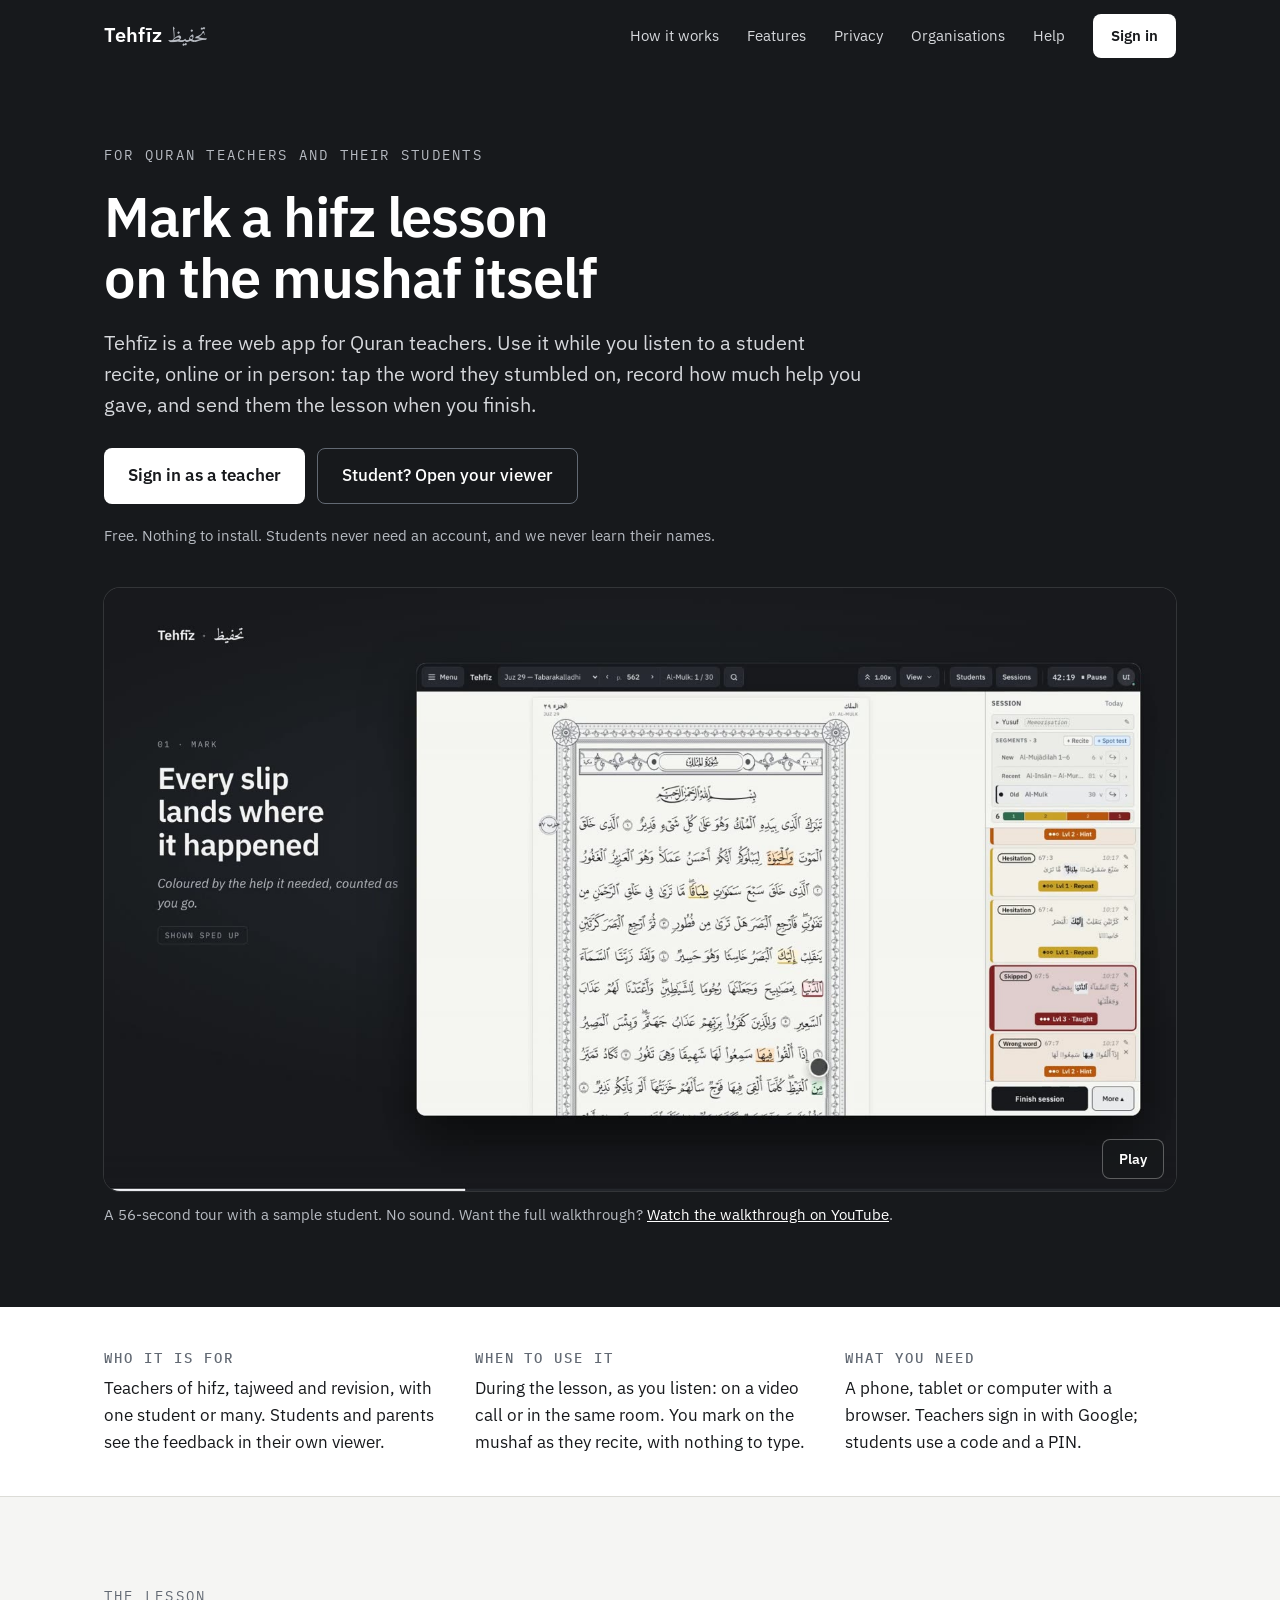
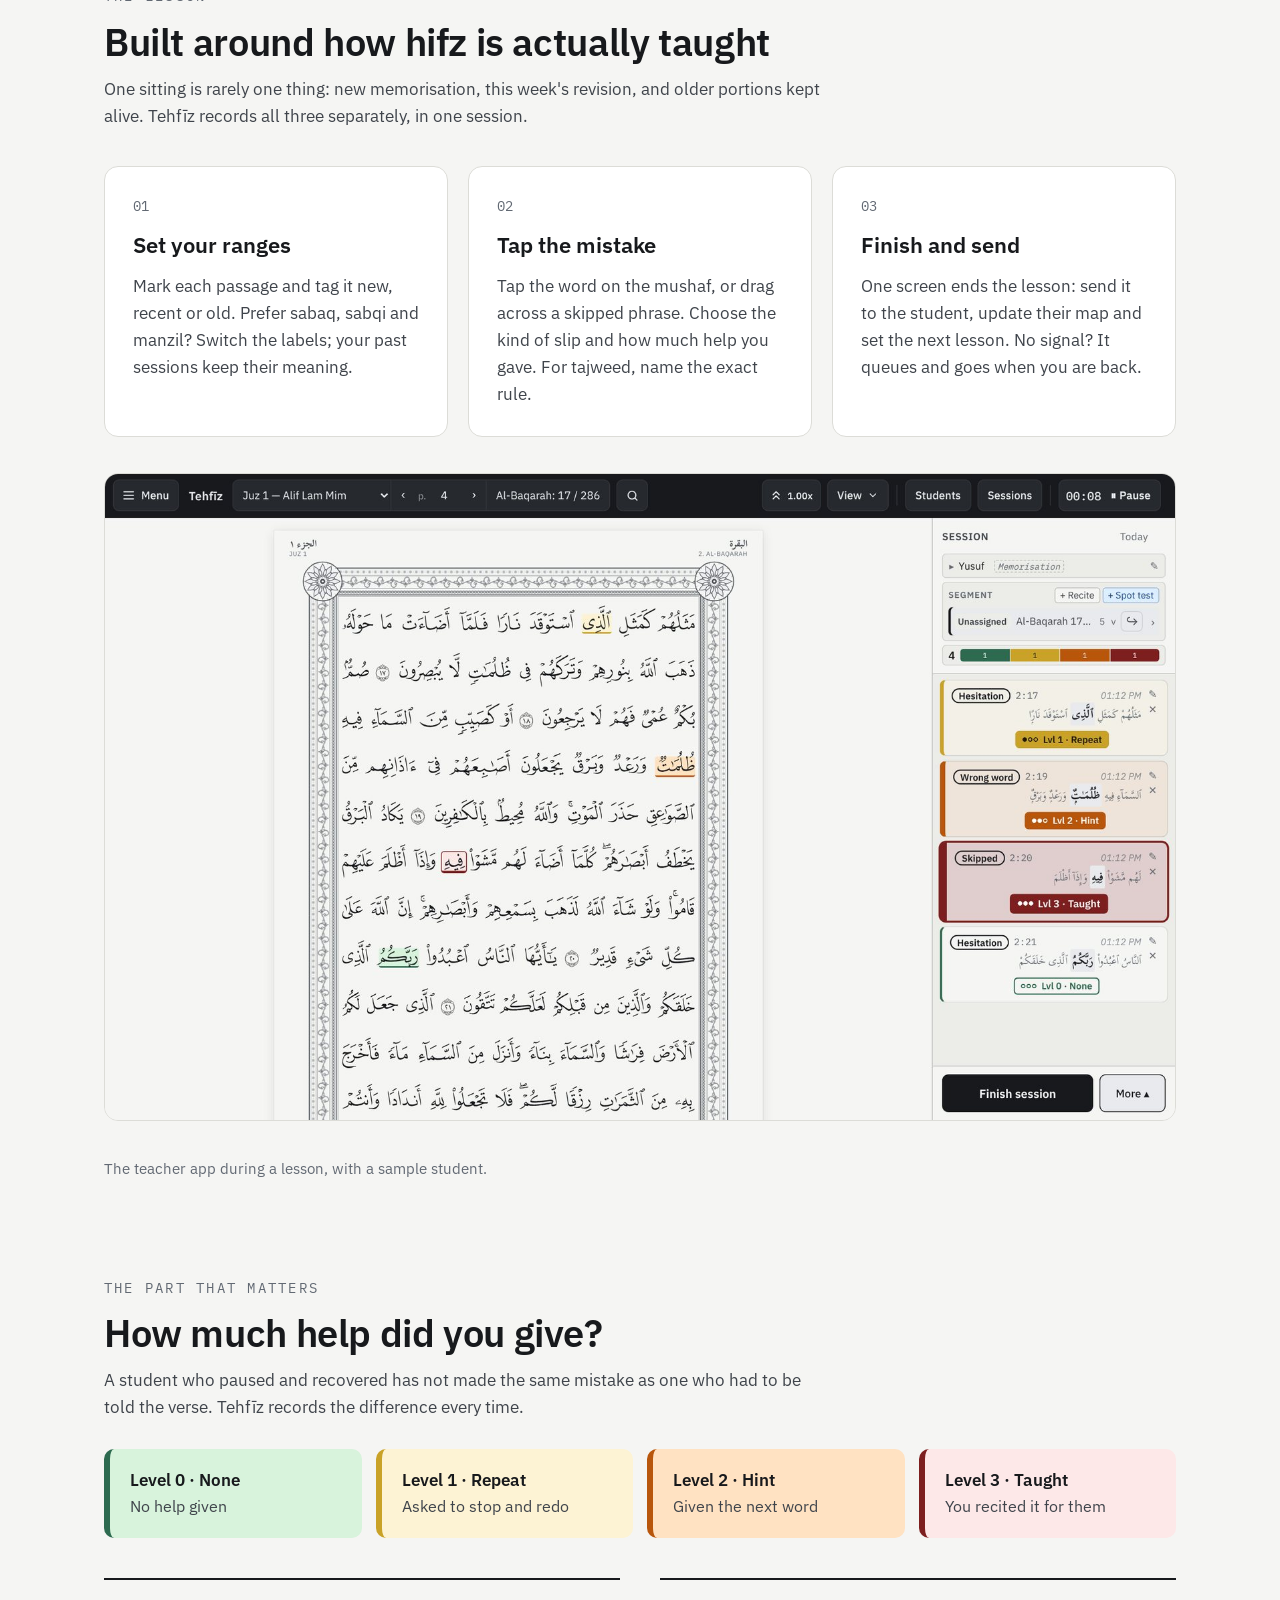
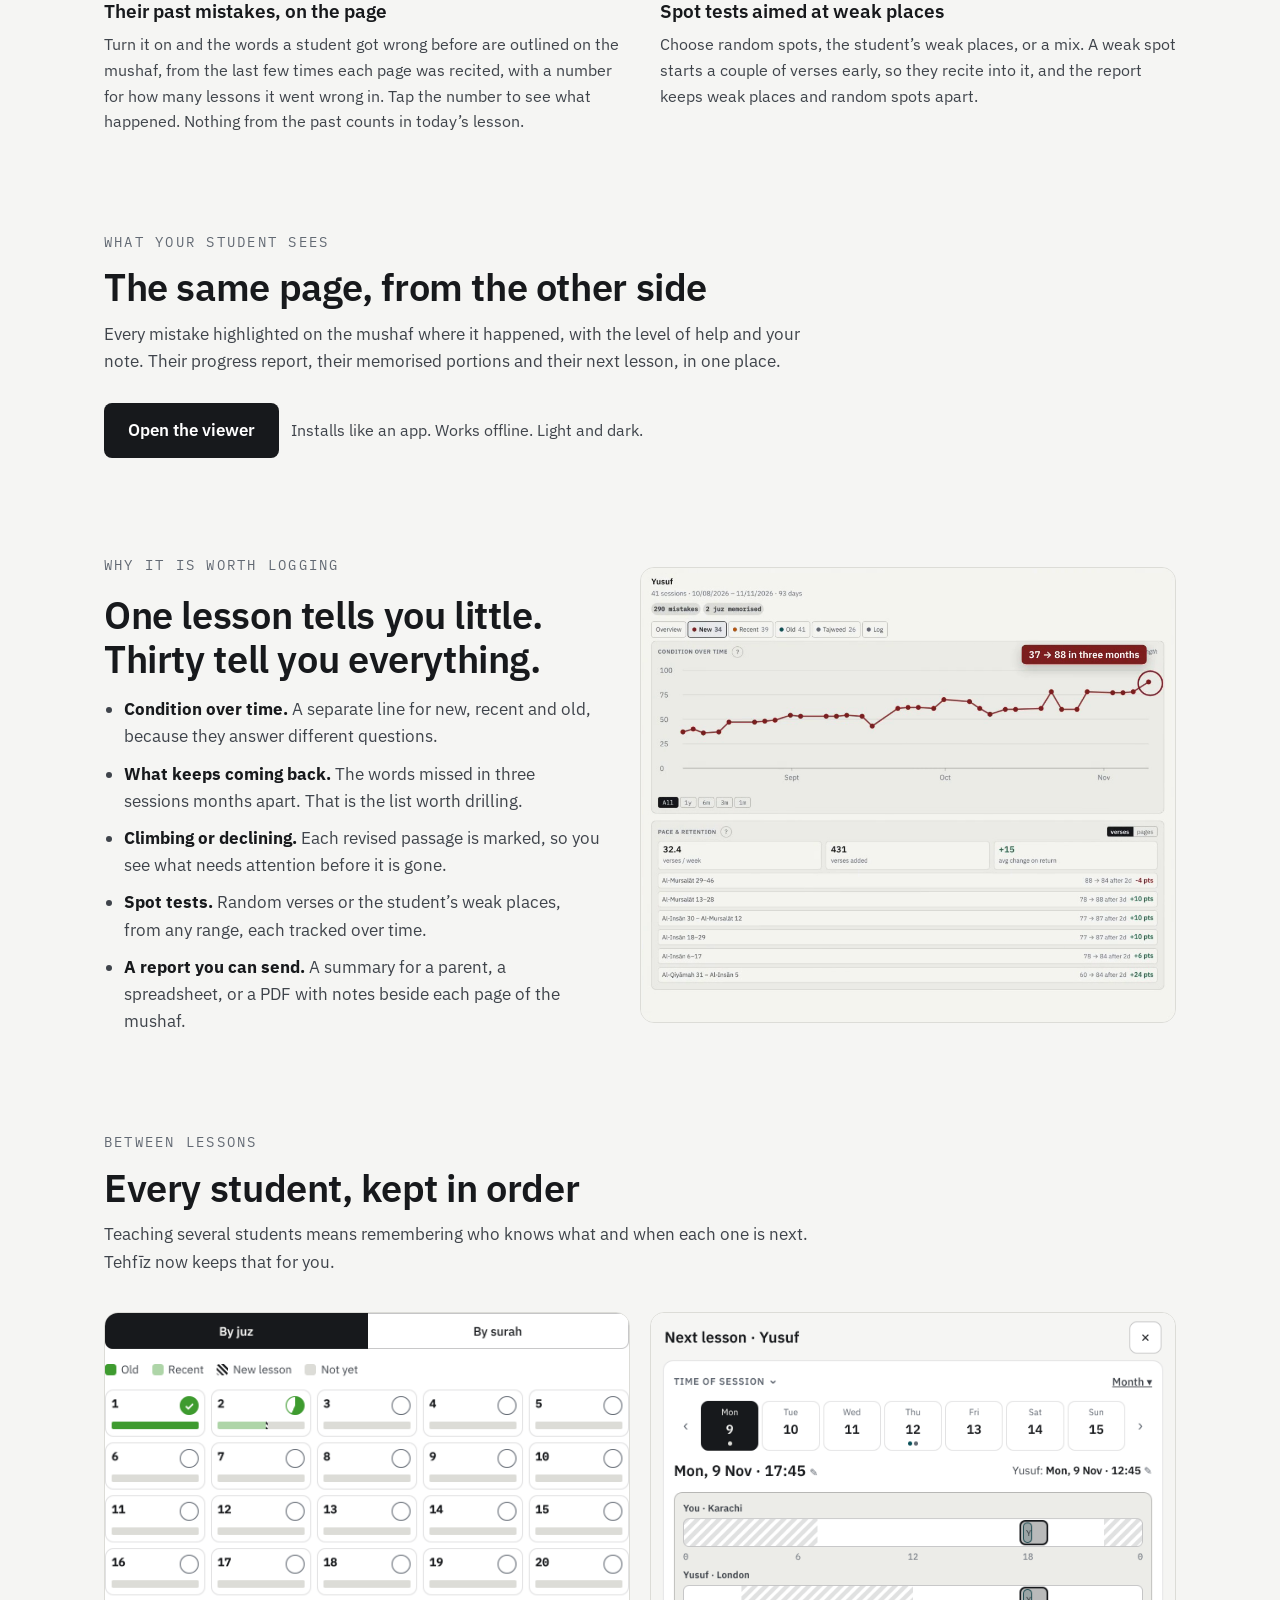
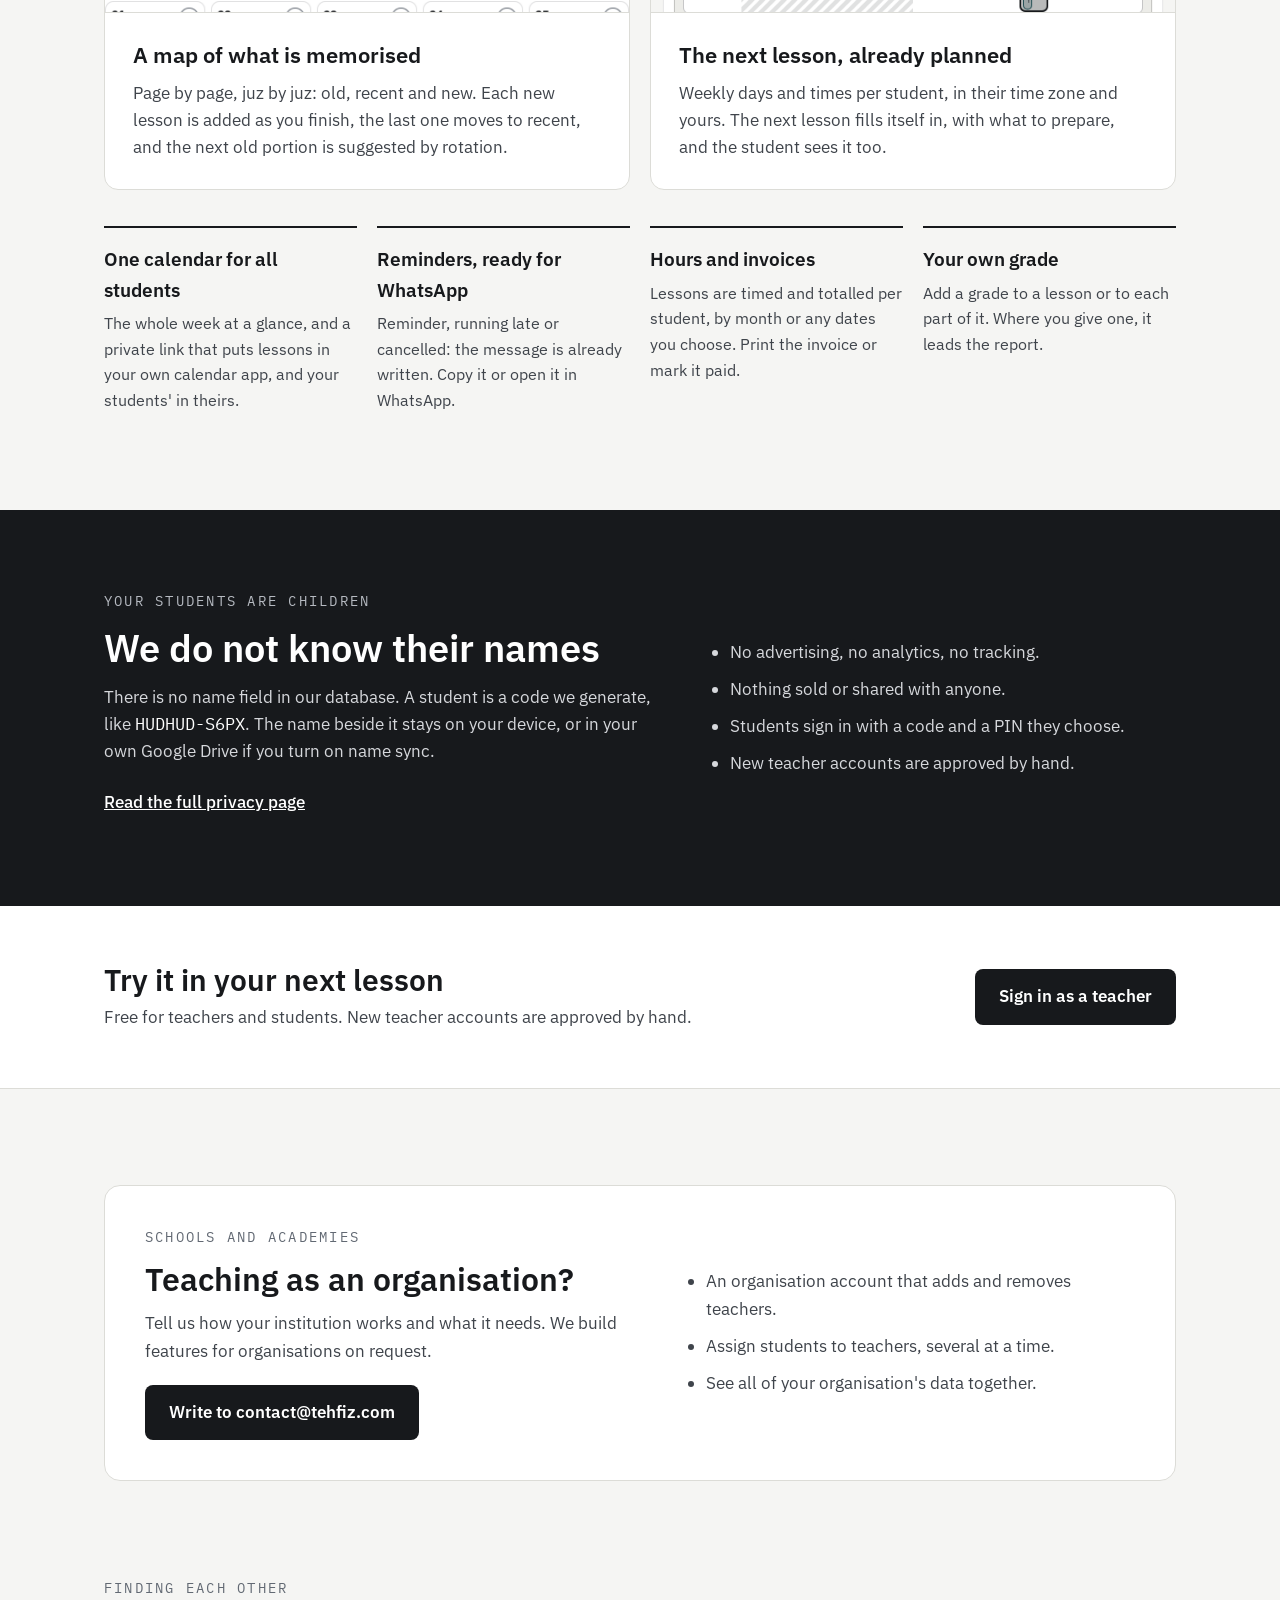
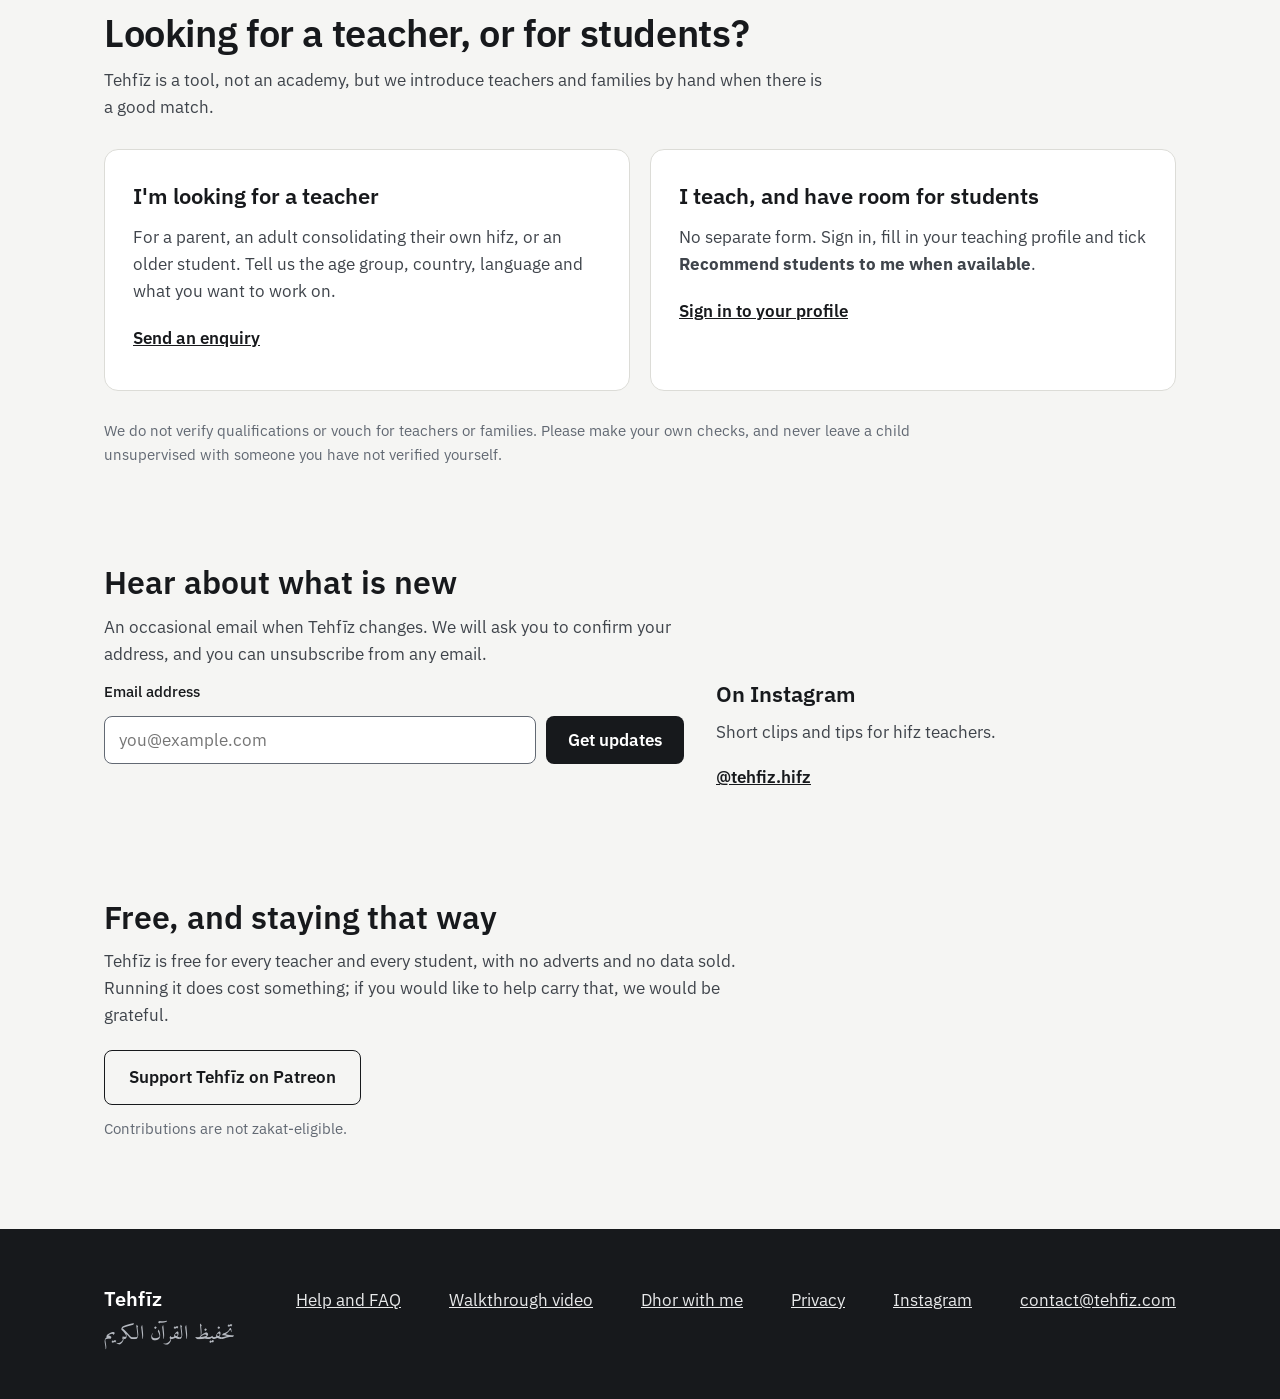
<file: index.html>
<!DOCTYPE html>
<!-- Tehfīz landing page — v0_65 (Graphite; redesigned 13 Nov 2026; hero tour video, square cut on phones; updates sign-up; preview card centred so cropped previews read; Menu button on phones). Deploys to index.html at the root of the `tehfiz` repo. -->
<html lang="en">
<head>
<meta charset="UTF-8">
<meta name="viewport" content="width=device-width, initial-scale=1.0">
<meta name="theme-color" content="#17191c">
<title>Tehfīz — Hifz Feedback Tools for Quran Teachers</title>
<link rel="icon" type="image/png" sizes="32x32" href="/app/shared/icons/teacher-32.png">
<link rel="apple-touch-icon" href="/app/shared/icons/teacher-180.png">
<meta name="description" content="A free web app for Quran teachers. Mark mistakes on the mushaf as your student recites, keep a map of what is memorised, plan the next lesson, and send the feedback to your student.">
<meta name="keywords" content="hifz feedback, quran memorisation app, hifz tracker, quran recitation mistakes, tajweed tracker, hifz teacher tool, quran memorization, hifz review">
<meta name="author" content="Tehfīz">
<meta name="robots" content="index, follow">
<link rel="canonical" href="https://tehfiz.com/">

<!-- Open Graph -->
<meta property="og:title" content="Tehfīz — Quran Hifz Feedback Tools">
<meta property="og:description" content="Mark a hifz lesson on the mushaf itself. A map of what is memorised, the next lesson planned. Free, and we never receive your students' names.">
<meta property="og:url" content="https://tehfiz.com/">
<meta property="og:type" content="website">
<meta property="og:site_name" content="Tehfīz">
<meta property="og:image" content="https://tehfiz.com/og-home-3.jpg">
<meta property="og:image:width" content="1200">
<meta property="og:image:height" content="630">
<meta property="og:image:alt" content="Tehfīz — mark a hifz lesson on the mushaf itself.">

<!-- Twitter Card -->
<meta name="twitter:card" content="summary_large_image">
<meta name="twitter:title" content="Tehfīz — Quran Hifz Feedback Tools">
<meta name="twitter:description" content="A free web app for Quran teachers: mark mistakes on the mushaf, map what is memorised, plan the next lesson.">
<meta name="twitter:image" content="https://tehfiz.com/og-home-3.jpg">

<link href="https://fonts.googleapis.com/css2?family=IBM+Plex+Sans:wght@400;500;600&family=IBM+Plex+Mono:wght@400;500&family=Amiri&display=swap" rel="stylesheet">

<script type="application/ld+json">
{
  "@context": "https://schema.org",
  "@type": "WebApplication",
  "name": "Tehfīz",
  "url": "https://tehfiz.com",
  "description": "Free web-based tools for Quran hifz teachers and students to log, share, and review recitation feedback.",
  "applicationCategory": "EducationApplication",
  "operatingSystem": "Any",
  "offers": {"@type": "Offer", "price": "0", "priceCurrency": "USD"}
}
</script>

<style>
*,*::before,*::after{box-sizing:border-box}
html{scroll-behavior:smooth;-webkit-text-size-adjust:100%}
body{margin:0;background:#f5f5f3}
a{color:#17191c}a:hover{color:#3f444b}
header a:hover,footer a:hover{color:#ffffff}
section[id]{scroll-margin-top:12px}
img{max-width:100%;height:auto}
#tour{aspect-ratio:16/9}
.mnb{display:none;align-items:center;gap:8px;min-height:44px;padding:8px 14px;border:1px solid #626973;border-radius:8px;background:none;color:#ffffff;font:500 15px 'IBM Plex Sans',system-ui,sans-serif;cursor:pointer}
.mnb::before{content:"";width:16px;height:10px;border-top:2px solid currentColor;border-bottom:2px solid currentColor;background:linear-gradient(currentColor,currentColor) center/100% 2px no-repeat}
#navMain.open .mnb::before{content:"\2715";width:auto;height:auto;border:0;background:none;font-size:14px;line-height:1}
@media (max-width:640px){
  .nv{display:none}#tour{aspect-ratio:1/1}
  .mnb{display:inline-flex}
  #navMain.open .nv{display:block;order:5;width:100%;padding:14px 0 !important;border-top:1px solid #2c3036;font-size:17px !important}
  #navMain.open .nv:first-of-type{margin-top:4px}
}
:focus-visible{outline:2px solid #6ea8fe;outline-offset:2px}
@media (prefers-reduced-motion:reduce){html{scroll-behavior:auto}}
</style>
</head>
<body>
<div style="font-family: 'IBM Plex Sans', system-ui, sans-serif; color: #17191c; background: #f5f5f3; font-size: 17px; line-height: 1.6">

<header style="background: #17191c; color: #e8e9ea">
<nav id="navMain" aria-label="Main" style="max-width: 1120px; margin: 0 auto; padding: 14px 24px; display: flex; flex-wrap: wrap; align-items: center; gap: 12px 28px">
<a href="/" style="color: #ffffff; text-decoration: none; font-size: 20px; font-weight: 600; margin-right: auto">Tehfīz <span lang="ar" style="font-family: 'Amiri', serif; font-weight: 400; color: #b6bac1">تحفيظ</span></a>
<a class="nv" href="#lesson" style="color: #d6d8dc; text-decoration: none; font-size: 15px; padding: 10px 0">How it works</a>
<a class="nv" href="#between" style="color: #d6d8dc; text-decoration: none; font-size: 15px; padding: 10px 0">Features</a>
<a class="nv" href="#privacy" style="color: #d6d8dc; text-decoration: none; font-size: 15px; padding: 10px 0">Privacy</a>
<a class="nv" href="#organisations" style="color: #d6d8dc; text-decoration: none; font-size: 15px; padding: 10px 0">Organisations</a>
<a class="nv" href="/help/" style="color: #d6d8dc; text-decoration: none; font-size: 15px; padding: 10px 0">Help</a>
<button id="navBtn" class="mnb" type="button" aria-expanded="false" aria-controls="navMain">Menu</button>
<a href="/app/teacher/" style="background: #ffffff; color: #17191c; text-decoration: none; font-size: 15px; font-weight: 600; padding: 10px 18px; border-radius: 8px">Sign in</a>
</nav>
<div style="max-width: 1120px; margin: 0 auto; padding: clamp(40px, 7vw, 72px) 24px clamp(48px, 7vw, 80px); display: flex; flex-direction: column; gap: 40px">
<div style="display: flex; flex-direction: column; gap: 20px; max-width: 760px">
<div style="font-family: 'IBM Plex Mono', monospace; font-size: 14px; letter-spacing: 0.16em; text-transform: uppercase; color: #b6bac1">For Quran teachers and their students</div>
<h1 style="margin: 0; font-size: clamp(34px, 7vw, 56px); line-height: 1.08; font-weight: 600; letter-spacing: -0.02em; color: #ffffff; text-wrap: balance">Mark a hifz lesson on the mushaf itself</h1>
<p style="margin: 0; font-size: clamp(17px, 2.6vw, 20px); line-height: 1.55; color: #d6d8dc">Tehfīz is a free web app for Quran teachers. Use it while you listen to a student recite, online or in person: tap the word they stumbled on, record how much help you gave, and send them the lesson when you finish.</p>
<div style="display: flex; flex-wrap: wrap; gap: 12px; margin-top: 8px">
<a href="/app/teacher/" style="background: #ffffff; color: #17191c; text-decoration: none; font-weight: 600; padding: 14px 24px; border-radius: 8px">Sign in as a teacher</a>
<a href="/app/student/" style="border: 1px solid #626973; color: #ffffff; text-decoration: none; font-weight: 500; padding: 13px 24px; border-radius: 8px">Student? Open your viewer</a>
</div>
<p style="margin: 0; font-size: 15px; color: #b6bac1">Free. Nothing to install. Students never need an account, and we never learn their names.</p>
</div>
<div style="display: flex; flex-direction: column; gap: 12px">
<div style="position: relative; border-radius: 16px; overflow: hidden; box-shadow: 0 0 0 1px rgba(255,255,255,.12); background: #0f1113">
<video id="tour" muted loop playsinline preload="none" aria-label="A silent 56-second tour of Tehfīz: marking mistakes on the mushaf, sending the lesson, the student's view, the progress report, and scheduling" style="width: 100%; height: auto; display: block">
</video>
<script>
/* Phones get the square cut, wider screens the wide one. Set here, straight
   after the tag, so only one file is ever requested. */
(function(){var v=document.getElementById('tour'),sq=window.matchMedia&&matchMedia('(max-width: 640px)').matches;
v.poster=sq?'/img/home-tour-square-poster.jpg':'/img/home-tour-poster.jpg';
v.src=sq?'/img/home-tour-square.mp4':'/img/home-tour.mp4';})();
</script>
<button id="tourBtn" type="button" style="position: absolute; right: 12px; bottom: 12px; min-height: 40px; padding: 8px 16px; border-radius: 8px; border: 1px solid rgba(255,255,255,.3); background: rgba(23,25,28,.82); color: #ffffff; font: 600 14px 'IBM Plex Sans', system-ui, sans-serif; cursor: pointer">Play</button>
</div>
<p style="margin: 0; font-size: 15px; color: #b6bac1">A 56-second tour with a sample student. No sound. Want the full walkthrough? <a target="_blank" rel="noopener" href="https://www.youtube.com/watch?v=3KipPz4yiUc" style="color: #ffffff">Watch the walkthrough on YouTube</a>.</p>
</div>
</div>
</header>

<section id="basics" aria-label="The basics" style="background: #ffffff; border-bottom: 1px solid #dcdcd7">
<div style="max-width: 1120px; margin: 0 auto; padding: 40px 24px; display: flex; flex-wrap: wrap; gap: 28px 40px">
<div style="flex: 1 1 280px; display: flex; flex-direction: column; gap: 6px">
<h2 style="margin: 0; font-family: 'IBM Plex Mono', monospace; font-size: 14px; font-weight: 500; letter-spacing: 0.14em; text-transform: uppercase; color: #626973">Who it is for</h2>
<p style="margin: 0; color: #17191c">Teachers of hifz, tajweed and revision, with one student or many. Students and parents see the feedback in their own viewer.</p>
</div>
<div style="flex: 1 1 280px; display: flex; flex-direction: column; gap: 6px">
<h2 style="margin: 0; font-family: 'IBM Plex Mono', monospace; font-size: 14px; font-weight: 500; letter-spacing: 0.14em; text-transform: uppercase; color: #626973">When to use it</h2>
<p style="margin: 0; color: #17191c">During the lesson, as you listen: on a video call or in the same room. You mark on the mushaf as they recite, with nothing to type.</p>
</div>
<div style="flex: 1 1 280px; display: flex; flex-direction: column; gap: 6px">
<h2 style="margin: 0; font-family: 'IBM Plex Mono', monospace; font-size: 14px; font-weight: 500; letter-spacing: 0.14em; text-transform: uppercase; color: #626973">What you need</h2>
<p style="margin: 0; color: #17191c">A phone, tablet or computer with a browser. Teachers sign in with Google; students use a code and a PIN.</p>
</div>
</div>
</section>

<section id="lesson" style="max-width: 1120px; margin: 0 auto; padding: 88px 24px 0; display: flex; flex-direction: column; gap: 36px">
<div style="display: flex; flex-direction: column; gap: 12px; max-width: 720px">
<div style="font-family: 'IBM Plex Mono', monospace; font-size: 14px; letter-spacing: 0.16em; text-transform: uppercase; color: #626973">The lesson</div>
<h2 style="margin: 0; font-size: clamp(27px, 5.2vw, 38px); line-height: 1.15; font-weight: 600; letter-spacing: -0.01em">Built around how hifz is actually taught</h2>
<p style="margin: 0; color: #3f444b">One sitting is rarely one thing: new memorisation, this week's revision, and older portions kept alive. Tehfīz records all three separately, in one session.</p>
</div>
<div style="display: flex; flex-wrap: wrap; gap: 20px">
<div style="flex: 1 1 280px; background: #ffffff; border: 1px solid #dcdcd7; border-radius: 14px; padding: 28px; display: flex; flex-direction: column; gap: 10px">
<div style="font-family: 'IBM Plex Mono', monospace; font-size: 14px; color: #626973">01</div>
<h3 style="margin: 0; font-size: 22px; font-weight: 600">Set your ranges</h3>
<p style="margin: 0; color: #3f444b">Mark each passage and tag it new, recent or old. Prefer sabaq, sabqi and manzil? Switch the labels; your past sessions keep their meaning.</p>
</div>
<div style="flex: 1 1 280px; background: #ffffff; border: 1px solid #dcdcd7; border-radius: 14px; padding: 28px; display: flex; flex-direction: column; gap: 10px">
<div style="font-family: 'IBM Plex Mono', monospace; font-size: 14px; color: #626973">02</div>
<h3 style="margin: 0; font-size: 22px; font-weight: 600">Tap the mistake</h3>
<p style="margin: 0; color: #3f444b">Tap the word on the mushaf, or drag across a skipped phrase. Choose the kind of slip and how much help you gave. For tajweed, name the exact rule.</p>
</div>
<div style="flex: 1 1 280px; background: #ffffff; border: 1px solid #dcdcd7; border-radius: 14px; padding: 28px; display: flex; flex-direction: column; gap: 10px">
<div style="font-family: 'IBM Plex Mono', monospace; font-size: 14px; color: #626973">03</div>
<h3 style="margin: 0; font-size: 22px; font-weight: 600">Finish and send</h3>
<p style="margin: 0; color: #3f444b">One screen ends the lesson: send it to the student, update their map and set the next lesson. No signal? It queues and goes when you are back.</p>
</div>
</div>
<img src="/img/home-lesson.jpg" width="1600" height="965" loading="lazy" alt="The teacher app during a lesson: the mushaf page with four words marked, and the four mistakes listed with their levels of help" style="width: 100%; border-radius: 14px; border: 1px solid #dcdcd7; display: block">
<p style="margin: 0; font-size: 15px; color: #626973">The teacher app during a lesson, with a sample student.</p>
</section>

<section id="levels" style="max-width: 1120px; margin: 0 auto; padding: 96px 24px 0; display: flex; flex-direction: column; gap: 28px">
<div style="display: flex; flex-direction: column; gap: 12px; max-width: 720px">
<div style="font-family: 'IBM Plex Mono', monospace; font-size: 14px; letter-spacing: 0.16em; text-transform: uppercase; color: #626973">The part that matters</div>
<h2 style="margin: 0; font-size: clamp(27px, 5.2vw, 38px); line-height: 1.15; font-weight: 600; letter-spacing: -0.01em">How much help did you give?</h2>
<p style="margin: 0; color: #3f444b">A student who paused and recovered has not made the same mistake as one who had to be told the verse. Tehfīz records the difference every time.</p>
</div>
<div style="display: flex; flex-wrap: wrap; gap: 14px">
<div style="flex: 1 1 220px; background: #d8f3dc; border-left: 6px solid #2d6a4f; border-radius: 10px; padding: 18px 20px"><div style="font-weight: 600">Level 0 · None</div><div style="font-size: 16px; color: #3f444b">No help given</div></div>
<div style="flex: 1 1 220px; background: #fdf3d4; border-left: 6px solid #c9a227; border-radius: 10px; padding: 18px 20px"><div style="font-weight: 600">Level 1 · Repeat</div><div style="font-size: 16px; color: #3f444b">Asked to stop and redo</div></div>
<div style="flex: 1 1 220px; background: #ffe2c2; border-left: 6px solid #b8560c; border-radius: 10px; padding: 18px 20px"><div style="font-weight: 600">Level 2 · Hint</div><div style="font-size: 16px; color: #3f444b">Given the next word</div></div>
<div style="flex: 1 1 220px; background: #fde8e8; border-left: 6px solid #7d1f1f; border-radius: 10px; padding: 18px 20px"><div style="font-weight: 600">Level 3 · Taught</div><div style="font-size: 16px; color: #3f444b">You recited it for them</div></div>
</div>
<div style="display: flex; flex-wrap: wrap; gap: 28px 40px; margin-top: 12px">
<div style="flex: 1 1 320px; border-top: 2px solid #17191c; padding-top: 16px; display: flex; flex-direction: column; gap: 6px">
<h3 style="margin: 0; font-size: 19px; font-weight: 600">Their past mistakes, on the page</h3>
<p style="margin: 0; font-size: 16px; color: #3f444b">Turn it on and the words a student got wrong before are outlined on the mushaf, from the last few times each page was recited, with a number for how many lessons it went wrong in. Tap the number to see what happened. Nothing from the past counts in today&rsquo;s lesson.</p>
</div>
<div style="flex: 1 1 320px; border-top: 2px solid #17191c; padding-top: 16px; display: flex; flex-direction: column; gap: 6px">
<h3 style="margin: 0; font-size: 19px; font-weight: 600">Spot tests aimed at weak places</h3>
<p style="margin: 0; font-size: 16px; color: #3f444b">Choose random spots, the student&rsquo;s weak places, or a mix. A weak spot starts a couple of verses early, so they recite into it, and the report keeps weak places and random spots apart.</p>
</div>
</div>
</section>

<section id="student" style="max-width: 1120px; margin: 0 auto; padding: 96px 24px 0; display: flex; flex-direction: column; gap: 28px">
<div style="display: flex; flex-direction: column; gap: 12px; max-width: 720px">
<div style="font-family: 'IBM Plex Mono', monospace; font-size: 14px; letter-spacing: 0.16em; text-transform: uppercase; color: #626973">What your student sees</div>
<h2 style="margin: 0; font-size: clamp(27px, 5.2vw, 38px); line-height: 1.15; font-weight: 600; letter-spacing: -0.01em">The same page, from the other side</h2>
<p style="margin: 0; color: #3f444b">Every mistake highlighted on the mushaf where it happened, with the level of help and your note. Their progress report, their memorised portions and their next lesson, in one place.</p>
</div>
<div style="display: flex; flex-wrap: wrap; gap: 12px">
<a href="/app/student/" style="background: #17191c; color: #ffffff; text-decoration: none; font-weight: 600; padding: 14px 24px; border-radius: 8px">Open the viewer</a>
<span style="align-self: center; font-size: 16px; color: #3f444b">Installs like an app. Works offline. Light and dark.</span>
</div>
</section>

<section id="progress" style="max-width: 1120px; margin: 0 auto; padding: 96px 24px 0; display: flex; flex-wrap: wrap; gap: 40px; align-items: center">
<div style="flex: 1 1 400px; max-width: 760px; display: flex; flex-direction: column; gap: 16px">
<div style="font-family: 'IBM Plex Mono', monospace; font-size: 14px; letter-spacing: 0.16em; text-transform: uppercase; color: #626973">Why it is worth logging</div>
<h2 style="margin: 0; font-size: clamp(27px, 5.2vw, 38px); line-height: 1.15; font-weight: 600; letter-spacing: -0.01em">One lesson tells you little. Thirty tell you everything.</h2>
<ul style="margin: 0; padding-left: 20px; color: #3f444b; display: flex; flex-direction: column; gap: 10px">
<li><strong style="color: #17191c">Condition over time.</strong> A separate line for new, recent and old, because they answer different questions.</li>
<li><strong style="color: #17191c">What keeps coming back.</strong> The words missed in three sessions months apart. That is the list worth drilling.</li>
<li><strong style="color: #17191c">Climbing or declining.</strong> Each revised passage is marked, so you see what needs attention before it is gone.</li>
<li><strong style="color: #17191c">Spot tests.</strong> Random verses or the student&rsquo;s weak places, from any range, each tracked over time.</li>
<li><strong style="color: #17191c">A report you can send.</strong> A summary for a parent, a spreadsheet, or a PDF with notes beside each page of the mushaf.</li>
</ul>
</div>
<img src="/img/home-report.png" width="954" height="812" loading="lazy" alt="A progress report for a sample student: the condition of new memorisation rising from 37 to 88 over three months, with pace and retention below" style="flex: 1 1 440px; min-width: 0; width: 100%; height: auto; border-radius: 14px; border: 1px solid #dcdcd7; display: block">
</section>

<section id="between" style="max-width: 1120px; margin: 0 auto; padding: 96px 24px 0; display: flex; flex-direction: column; gap: 36px">
<div style="display: flex; flex-direction: column; gap: 12px; max-width: 720px">
<div style="font-family: 'IBM Plex Mono', monospace; font-size: 14px; letter-spacing: 0.16em; text-transform: uppercase; color: #626973">Between lessons</div>
<h2 style="margin: 0; font-size: clamp(27px, 5.2vw, 38px); line-height: 1.15; font-weight: 600; letter-spacing: -0.01em">Every student, kept in order</h2>
<p style="margin: 0; color: #3f444b">Teaching several students means remembering who knows what and when each one is next. Tehfīz now keeps that for you.</p>
</div>
<div style="display: flex; flex-wrap: wrap; gap: 20px">
<div style="flex: 1 1 420px; background: #ffffff; border: 1px solid #dcdcd7; border-radius: 14px; overflow: hidden; display: flex; flex-direction: column">
<img src="/mail/profile-map.png" loading="lazy" alt="A student's memorisation map: the Quran's juz as rows of pages, shaded old, recent and new" style="width: 100%; height: 300px; object-fit: cover; object-position: top; display: block; border-bottom: 1px solid #dcdcd7">
<div style="padding: 24px 28px 28px; display: flex; flex-direction: column; gap: 8px">
<h3 style="margin: 0; font-size: 22px; font-weight: 600">A map of what is memorised</h3>
<p style="margin: 0; color: #3f444b">Page by page, juz by juz: old, recent and new. Each new lesson is added as you finish, the last one moves to recent, and the next old portion is suggested by rotation.</p>
</div>
</div>
<div style="flex: 1 1 420px; background: #ffffff; border: 1px solid #dcdcd7; border-radius: 14px; overflow: hidden; display: flex; flex-direction: column">
<img src="/mail/next-lesson.png" loading="lazy" alt="The next-lesson editor: date, time, length and what to prepare" style="width: 100%; height: 300px; object-fit: cover; object-position: top; display: block; border-bottom: 1px solid #dcdcd7">
<div style="padding: 24px 28px 28px; display: flex; flex-direction: column; gap: 8px">
<h3 style="margin: 0; font-size: 22px; font-weight: 600">The next lesson, already planned</h3>
<p style="margin: 0; color: #3f444b">Weekly days and times per student, in their time zone and yours. The next lesson fills itself in, with what to prepare, and the student sees it too.</p>
</div>
</div>
</div>
<div style="display: flex; flex-wrap: wrap; gap: 20px">
<div style="flex: 1 1 240px; border-top: 2px solid #17191c; padding-top: 16px; display: flex; flex-direction: column; gap: 6px">
<h3 style="margin: 0; font-size: 19px; font-weight: 600">One calendar for all students</h3>
<p style="margin: 0; font-size: 16px; color: #3f444b">The whole week at a glance, and a private link that puts lessons in your own calendar app, and your students' in theirs.</p>
</div>
<div style="flex: 1 1 240px; border-top: 2px solid #17191c; padding-top: 16px; display: flex; flex-direction: column; gap: 6px">
<h3 style="margin: 0; font-size: 19px; font-weight: 600">Reminders, ready for WhatsApp</h3>
<p style="margin: 0; font-size: 16px; color: #3f444b">Reminder, running late or cancelled: the message is already written. Copy it or open it in WhatsApp.</p>
</div>
<div style="flex: 1 1 240px; border-top: 2px solid #17191c; padding-top: 16px; display: flex; flex-direction: column; gap: 6px">
<h3 style="margin: 0; font-size: 19px; font-weight: 600">Hours and invoices</h3>
<p style="margin: 0; font-size: 16px; color: #3f444b">Lessons are timed and totalled per student, by month or any dates you choose. Print the invoice or mark it paid.</p>
</div>
<div style="flex: 1 1 240px; border-top: 2px solid #17191c; padding-top: 16px; display: flex; flex-direction: column; gap: 6px">
<h3 style="margin: 0; font-size: 19px; font-weight: 600">Your own grade</h3>
<p style="margin: 0; font-size: 16px; color: #3f444b">Add a grade to a lesson or to each part of it. Where you give one, it leads the report.</p>
</div>
</div>
</section>

<section id="privacy" style="margin-top: 96px; background: #17191c; color: #e8e9ea">
<div style="max-width: 1120px; margin: 0 auto; padding: 80px 24px; display: flex; flex-wrap: wrap; gap: 40px">
<div style="flex: 1 1 420px; display: flex; flex-direction: column; gap: 14px">
<div style="font-family: 'IBM Plex Mono', monospace; font-size: 14px; letter-spacing: 0.16em; text-transform: uppercase; color: #b6bac1">Your students are children</div>
<h2 style="margin: 0; font-size: clamp(27px, 5.2vw, 38px); line-height: 1.15; font-weight: 600; color: #ffffff">We do not know their names</h2>
<p style="margin: 0; color: #d6d8dc">There is no name field in our database. A student is a code we generate, like <span style="font-family: 'IBM Plex Mono', monospace; color: #ffffff">HUDHUD-S6PX</span>. The name beside it stays on your device, or in your own Google Drive if you turn on name sync.</p>
<a href="/privacy/" style="color: #ffffff; font-weight: 500; padding: 10px 0">Read the full privacy page</a>
</div>
<ul style="flex: 1 1 320px; margin: 0; padding-left: 20px; color: #d6d8dc; display: flex; flex-direction: column; gap: 10px; align-self: center">
<li>No advertising, no analytics, no tracking.</li>
<li>Nothing sold or shared with anyone.</li>
<li>Students sign in with a code and a PIN they choose.</li>
<li>New teacher accounts are approved by hand.</li>
</ul>
</div>
</section>

<section id="start" aria-label="Get started" style="background: #ffffff; border-bottom: 1px solid #dcdcd7">
<div style="max-width: 1120px; margin: 0 auto; padding: 56px 24px; display: flex; flex-wrap: wrap; gap: 20px 40px; align-items: center; justify-content: space-between">
<div style="flex: 1 1 420px; display: flex; flex-direction: column; gap: 6px">
<h2 style="margin: 0; font-size: clamp(24px, 4.4vw, 30px); line-height: 1.2; font-weight: 600">Try it in your next lesson</h2>
<p style="margin: 0; color: #3f444b">Free for teachers and students. New teacher accounts are approved by hand.</p>
</div>
<a href="/app/teacher/" style="background: #17191c; color: #ffffff; text-decoration: none; font-weight: 600; padding: 14px 24px; border-radius: 8px">Sign in as a teacher</a>
</div>
</section>

<section id="organisations" style="max-width: 1120px; margin: 0 auto; padding: 96px 24px 0">
<div style="background: #ffffff; border: 1px solid #dcdcd7; border-radius: 16px; padding: clamp(24px, 4vw, 40px); display: flex; flex-wrap: wrap; gap: 32px">
<div style="flex: 1 1 380px; display: flex; flex-direction: column; gap: 12px">
<div style="font-family: 'IBM Plex Mono', monospace; font-size: 14px; letter-spacing: 0.16em; text-transform: uppercase; color: #626973">Schools and academies</div>
<h2 style="margin: 0; font-size: clamp(25px, 4.6vw, 32px); line-height: 1.2; font-weight: 600">Teaching as an organisation?</h2>
<p style="margin: 0; color: #3f444b">Tell us how your institution works and what it needs. We build features for organisations on request.</p>
<a href="mailto:contact@tehfiz.com" style="align-self: flex-start; background: #17191c; color: #ffffff; text-decoration: none; font-weight: 600; padding: 14px 24px; border-radius: 8px; margin-top: 8px">Write to contact@tehfiz.com</a>
</div>
<ul style="flex: 1 1 320px; margin: 0; padding-left: 20px; color: #3f444b; display: flex; flex-direction: column; gap: 10px; align-self: center">
<li>An organisation account that adds and removes teachers.</li>
<li>Assign students to teachers, several at a time.</li>
<li>See all of your organisation's data together.</li>
</ul>
</div>
</section>

<section id="connect" style="max-width: 1120px; margin: 0 auto; padding: 96px 24px 0; display: flex; flex-direction: column; gap: 28px">
<div style="display: flex; flex-direction: column; gap: 12px; max-width: 720px">
<div style="font-family: 'IBM Plex Mono', monospace; font-size: 14px; letter-spacing: 0.16em; text-transform: uppercase; color: #626973">Finding each other</div>
<h2 style="margin: 0; font-size: clamp(27px, 5.2vw, 38px); line-height: 1.15; font-weight: 600; letter-spacing: -0.01em">Looking for a teacher, or for students?</h2>
<p style="margin: 0; color: #3f444b">Tehfīz is a tool, not an academy, but we introduce teachers and families by hand when there is a good match.</p>
</div>
<div style="display: flex; flex-wrap: wrap; gap: 20px">
<div style="flex: 1 1 360px; background: #ffffff; border: 1px solid #dcdcd7; border-radius: 14px; padding: 28px; display: flex; flex-direction: column; gap: 10px">
<h3 style="margin: 0; font-size: 22px; font-weight: 600">I'm looking for a teacher</h3>
<p style="margin: 0; color: #3f444b">For a parent, an adult consolidating their own hifz, or an older student. Tell us the age group, country, language and what you want to work on.</p>
<a href="https://docs.google.com/forms/d/e/1FAIpQLSfNCLnyFK47HuW7mGVdMQuWMt1RU0sj_Lm8Xgqvk6sg5eYl5w/viewform" target="_blank" rel="noopener" style="font-weight: 600; padding: 10px 0">Send an enquiry</a>
</div>
<div style="flex: 1 1 360px; background: #ffffff; border: 1px solid #dcdcd7; border-radius: 14px; padding: 28px; display: flex; flex-direction: column; gap: 10px">
<h3 style="margin: 0; font-size: 22px; font-weight: 600">I teach, and have room for students</h3>
<p style="margin: 0; color: #3f444b">No separate form. Sign in, fill in your teaching profile and tick <strong>Recommend students to me when available</strong>.</p>
<a href="/app/teacher/" style="font-weight: 600; padding: 10px 0">Sign in to your profile</a>
</div>
</div>
<p style="margin: 0; font-size: 15px; color: #626973; max-width: 820px">We do not verify qualifications or vouch for teachers or families. Please make your own checks, and never leave a child unsupervised with someone you have not verified yourself.</p>
</section>

<section id="updates" style="max-width: 1120px; margin: 0 auto; padding: 96px 24px 0; display: flex; flex-wrap: wrap; gap: 32px; align-items: flex-end">
<form id="updForm" novalidate style="flex: 1 1 420px; display: flex; flex-direction: column; gap: 12px">
<h2 style="margin: 0; font-size: clamp(25px, 4.6vw, 32px); line-height: 1.2; font-weight: 600">Hear about what is new</h2>
<input type="text" name="website" tabindex="-1" autocomplete="off" aria-hidden="true" style="position: absolute; left: -9999px; width: 1px; height: 1px">
<p style="margin: 0; color: #3f444b">An occasional email when Tehfīz changes. We will ask you to confirm your address, and you can unsubscribe from any email.</p>
<label for="upd-email" style="font-size: 15px; font-weight: 500">Email address</label>
<div style="display: flex; flex-wrap: wrap; gap: 10px">
<input id="upd-email" name="email" type="email" required autocomplete="email" placeholder="you@example.com" style="flex: 1 1 240px; min-width: 0; height: 48px; box-sizing: border-box; padding: 0 14px; border: 1px solid #626973; border-radius: 8px; font: inherit; background: #ffffff">
<button id="updBtn" type="submit" style="height: 48px; padding: 0 22px; border: 0; border-radius: 8px; background: #17191c; color: #ffffff; font: inherit; font-weight: 600; cursor: pointer">Get updates</button>
</div>
<p id="updMsg" role="status" aria-live="polite" style="margin: 0; min-height: 1.5em; color: #3f444b"></p>
</form>
<div style="flex: 1 1 300px; display: flex; flex-direction: column; gap: 8px">
<h3 style="margin: 0; font-size: 22px; font-weight: 600">On Instagram</h3>
<p style="margin: 0; color: #3f444b">Short clips and tips for hifz teachers.</p>
<a href="https://www.instagram.com/tehfiz.hifz/" target="_blank" rel="noopener" style="font-weight: 600; padding: 10px 0">@tehfiz.hifz</a>
</div>
</section>

<section id="support" style="max-width: 1120px; margin: 0 auto; padding: 96px 24px 88px; display: flex; flex-direction: column; gap: 12px; align-items: flex-start">
<h2 style="margin: 0; font-size: clamp(25px, 4.6vw, 32px); line-height: 1.2; font-weight: 600">Free, and staying that way</h2>
<p style="margin: 0; color: #3f444b; max-width: 680px">Tehfīz is free for every teacher and every student, with no adverts and no data sold. Running it does cost something; if you would like to help carry that, we would be grateful.</p>
<a target="_blank" rel="noopener" href="https://patreon.com/tehfiz" style="border: 1px solid #17191c; text-decoration: none; font-weight: 600; padding: 13px 24px; border-radius: 8px; margin-top: 8px">Support Tehfīz on Patreon</a>
<p style="margin: 0; font-size: 15px; color: #626973">Contributions are not zakat-eligible.</p>
</section>

<footer style="background: #17191c; color: #b6bac1">
<div style="max-width: 1120px; margin: 0 auto; padding: 48px 24px; display: flex; flex-wrap: wrap; gap: 24px 48px; align-items: baseline">
<div style="margin-right: auto; display: flex; flex-direction: column; gap: 4px">
<div style="font-size: 20px; font-weight: 600; color: #ffffff">Tehfīz</div>
<div lang="ar" style="font-family: 'Amiri', serif; font-size: 20px">تحفيظ القرآن الكريم</div>
</div>
<a href="/help/" style="color: #e8e9ea; padding: 10px 0">Help and FAQ</a>
<a target="_blank" rel="noopener" href="https://www.youtube.com/watch?v=3KipPz4yiUc" style="color: #e8e9ea; padding: 10px 0">Walkthrough video</a>
<a href="/dhor/" style="color: #e8e9ea; padding: 10px 0">Dhor with me</a>
<a href="/privacy/" style="color: #e8e9ea; padding: 10px 0">Privacy</a>
<a target="_blank" rel="noopener" href="https://www.instagram.com/tehfiz.hifz/" style="color: #e8e9ea; padding: 10px 0">Instagram</a>
<a href="mailto:contact@tehfiz.com" style="color: #e8e9ea; padding: 10px 0">contact@tehfiz.com</a>
</div>
</footer>

</div>
<script>
/* Hero tour: plays only while it is on screen; never starts by itself for
   visitors who asked for reduced motion or reduced data. */
(function(){
  var v=document.getElementById('tour'),b=document.getElementById('tourBtn');
  if(!v||!b) return;
  var userPaused=false;
  var quiet=(window.matchMedia&&matchMedia('(prefers-reduced-motion: reduce)').matches)||(navigator.connection&&navigator.connection.saveData);
  function label(){b.textContent=v.paused?'Play':'Pause';}
  function play(){var p=v.play();if(p&&p.catch)p.catch(function(){});}
  v.addEventListener('play',label);v.addEventListener('pause',label);
  b.addEventListener('click',function(){if(v.paused){userPaused=false;play();}else{userPaused=true;v.pause();}});
  if(quiet){userPaused=true;return;}
  if('IntersectionObserver' in window){
    new IntersectionObserver(function(es){es.forEach(function(e){
      if(e.isIntersecting){if(!userPaused)play();}else v.pause();
    });},{threshold:0.35}).observe(v);
  } else play();
})();
/* Phones: the header links fold behind a Menu button. */
(function(){
  var n=document.getElementById('navMain'),b=document.getElementById('navBtn');
  if(!n||!b) return;
  function set(o){n.classList.toggle('open',o);b.setAttribute('aria-expanded',o?'true':'false');b.textContent=o?'Close':'Menu';}
  b.addEventListener('click',function(){set(!n.classList.contains('open'));});
  n.addEventListener('click',function(e){if(e.target.closest&&e.target.closest('a.nv'))set(false);});
  document.addEventListener('keydown',function(e){if(e.key==='Escape'&&n.classList.contains('open')){set(false);b.focus();}});
})();
/* Get updates (0017): the server answers the same either way, so the page
   cannot tell anyone whether an address was already on the list. */
(function(){
  var f=document.getElementById('updForm'),i=document.getElementById('upd-email'),b=document.getElementById('updBtn'),m=document.getElementById('updMsg');
  if(!f) return;
  f.addEventListener('submit',function(e){
    e.preventDefault();
    var v=(i.value||'').trim();
    if(!/^[^\s@]+@[^\s@]+\.[^\s@]+$/.test(v)){m.textContent='Please enter a full email address.';i.focus();return;}
    b.disabled=true;m.textContent='Sending…';
    fetch('/api/subscribe',{method:'POST',headers:{'Content-Type':'application/json'},body:JSON.stringify({email:v,website:f.website.value})})
      .then(function(r){if(!r.ok)throw new Error(r.status);m.textContent='Check your inbox for an email from Tehfīz, and press the button in it to confirm.';i.value='';})
      .catch(function(){m.textContent='That did not go through. Check your connection and try again.';})
      .then(function(){b.disabled=false;});
  });
})();
</script>
</body>
</html>
</file>
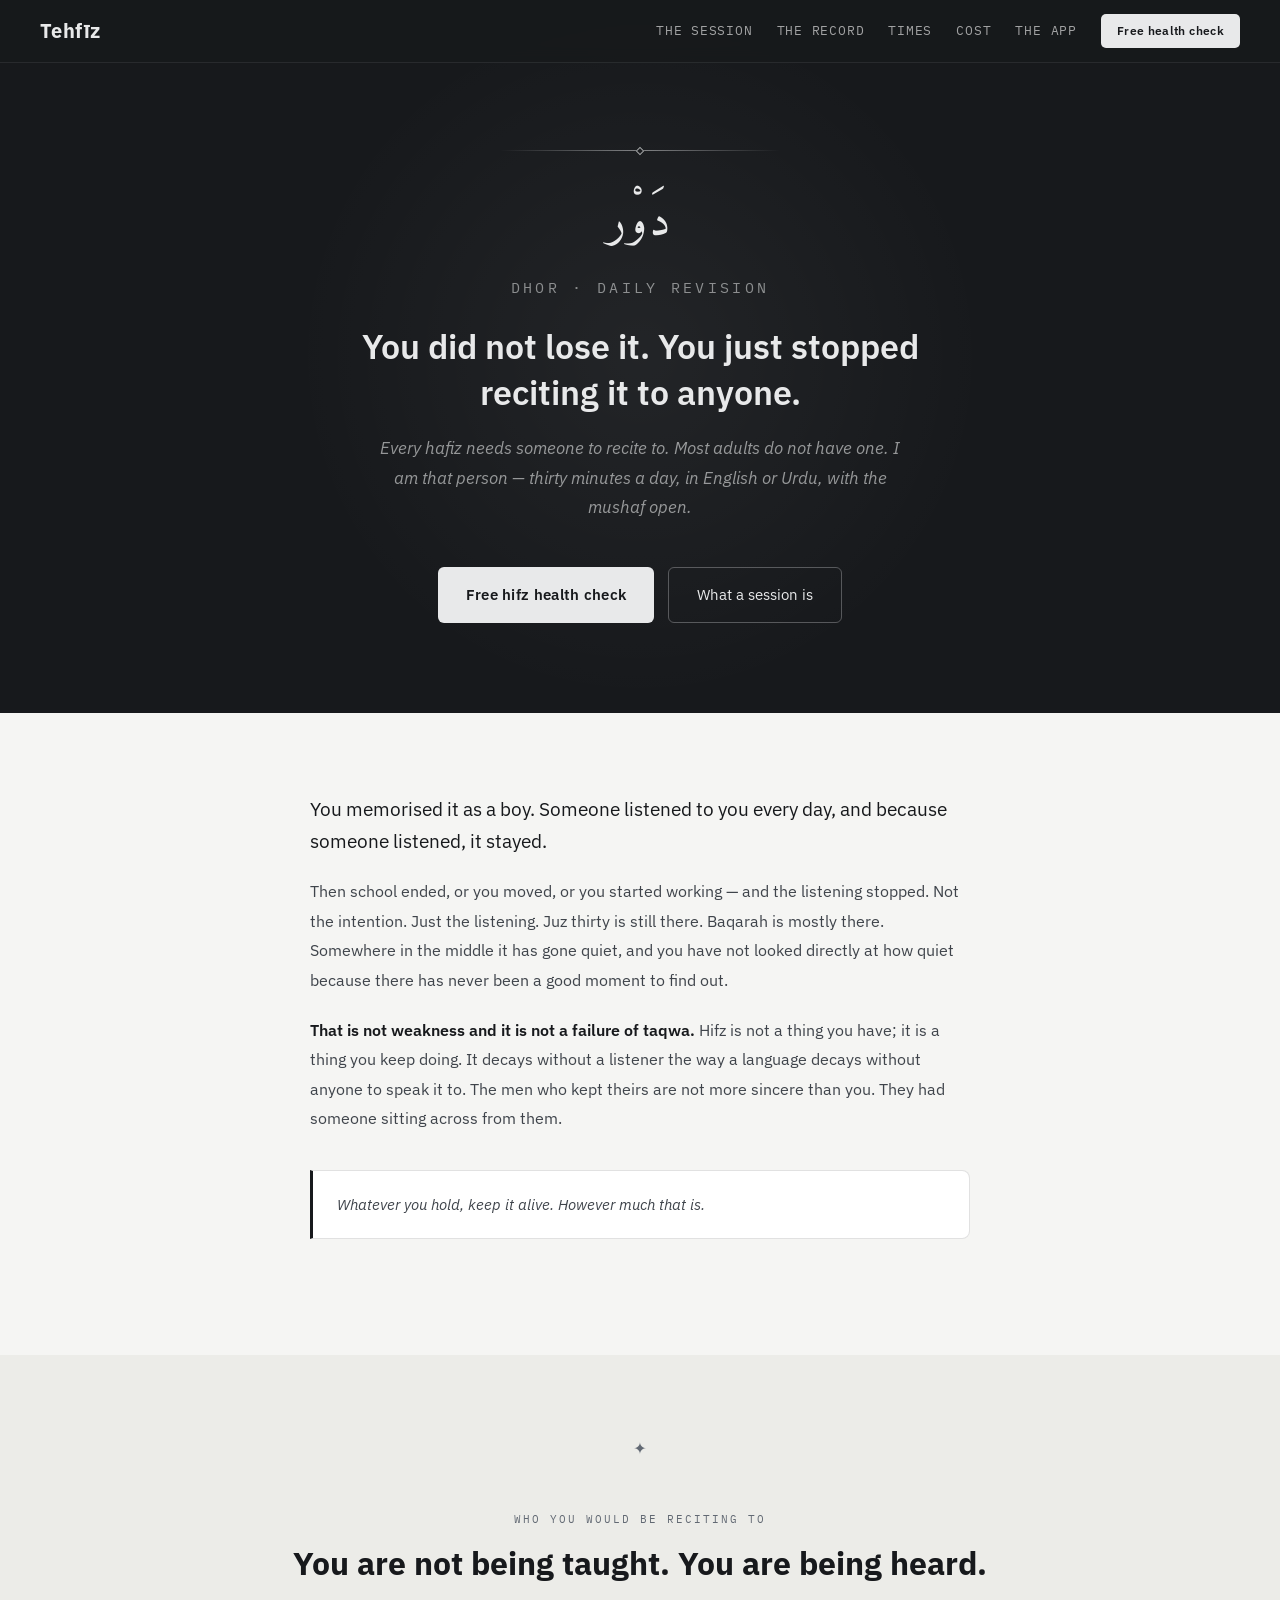
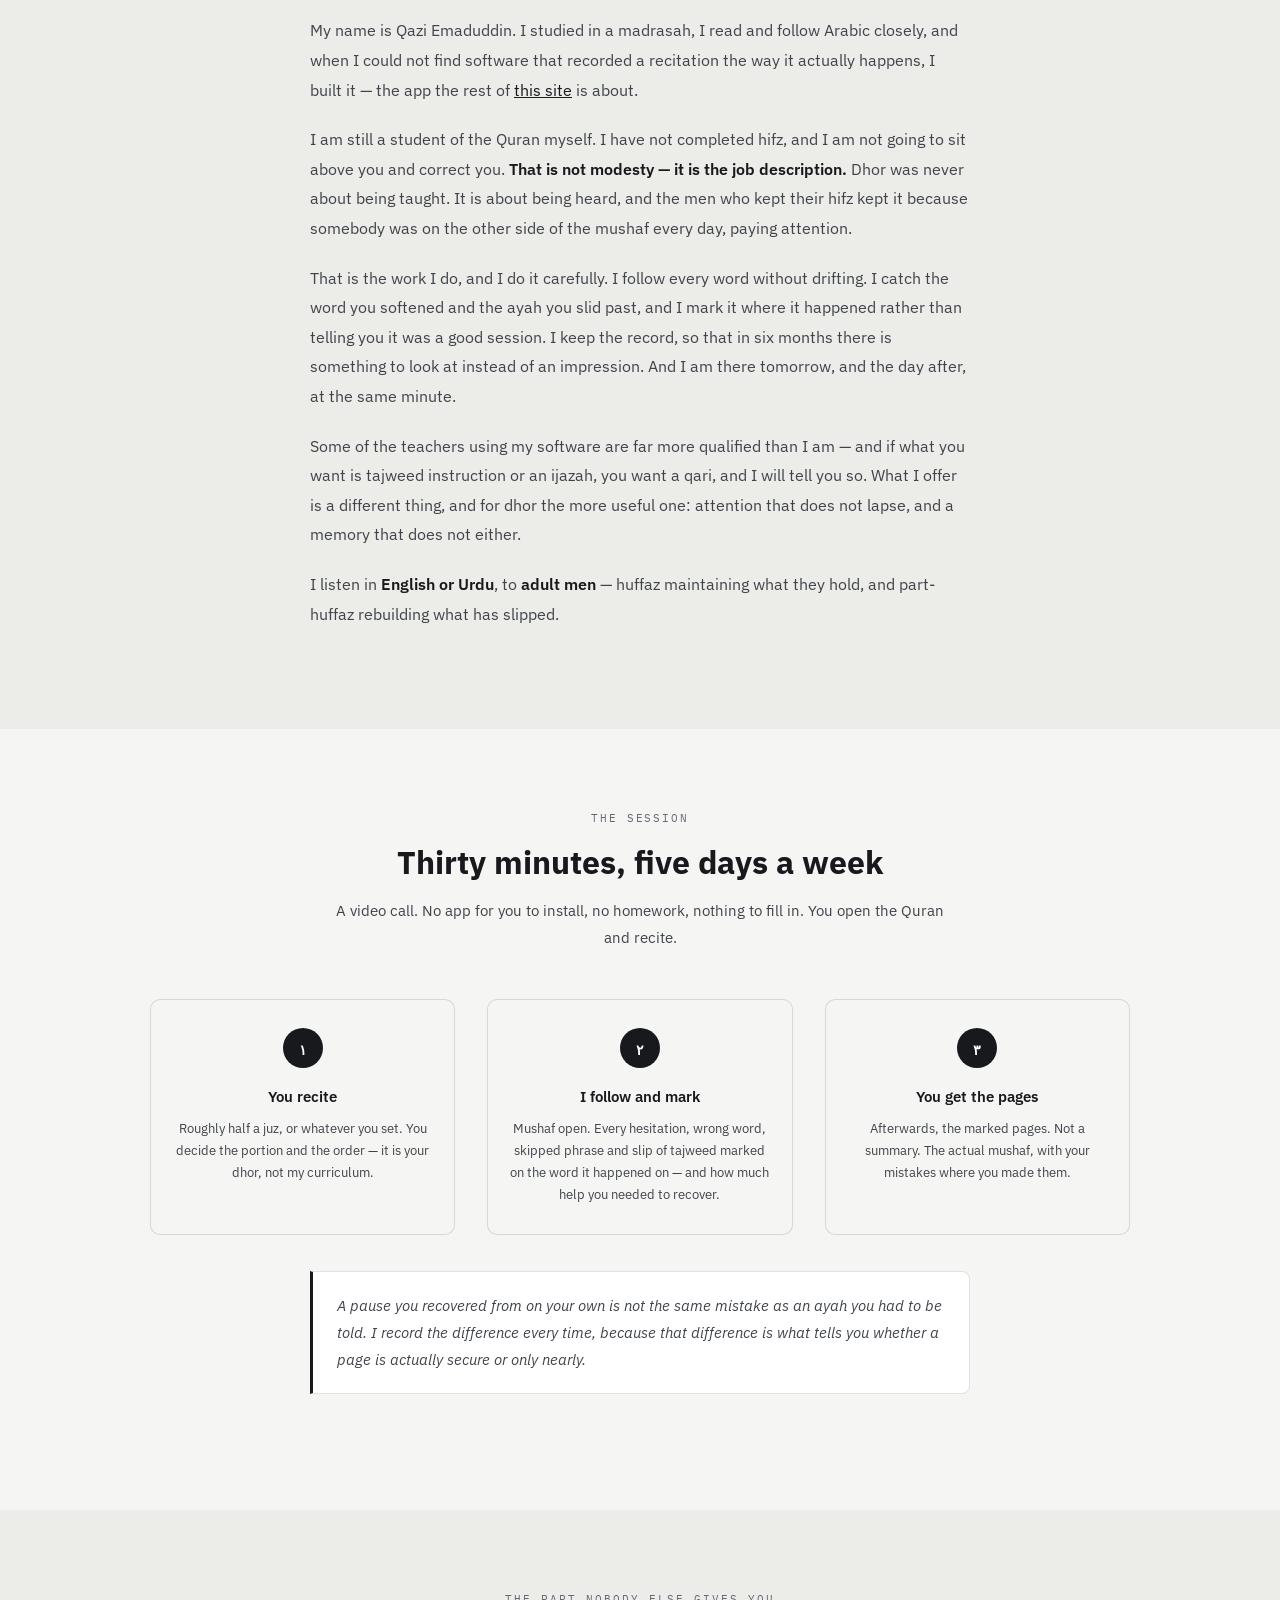
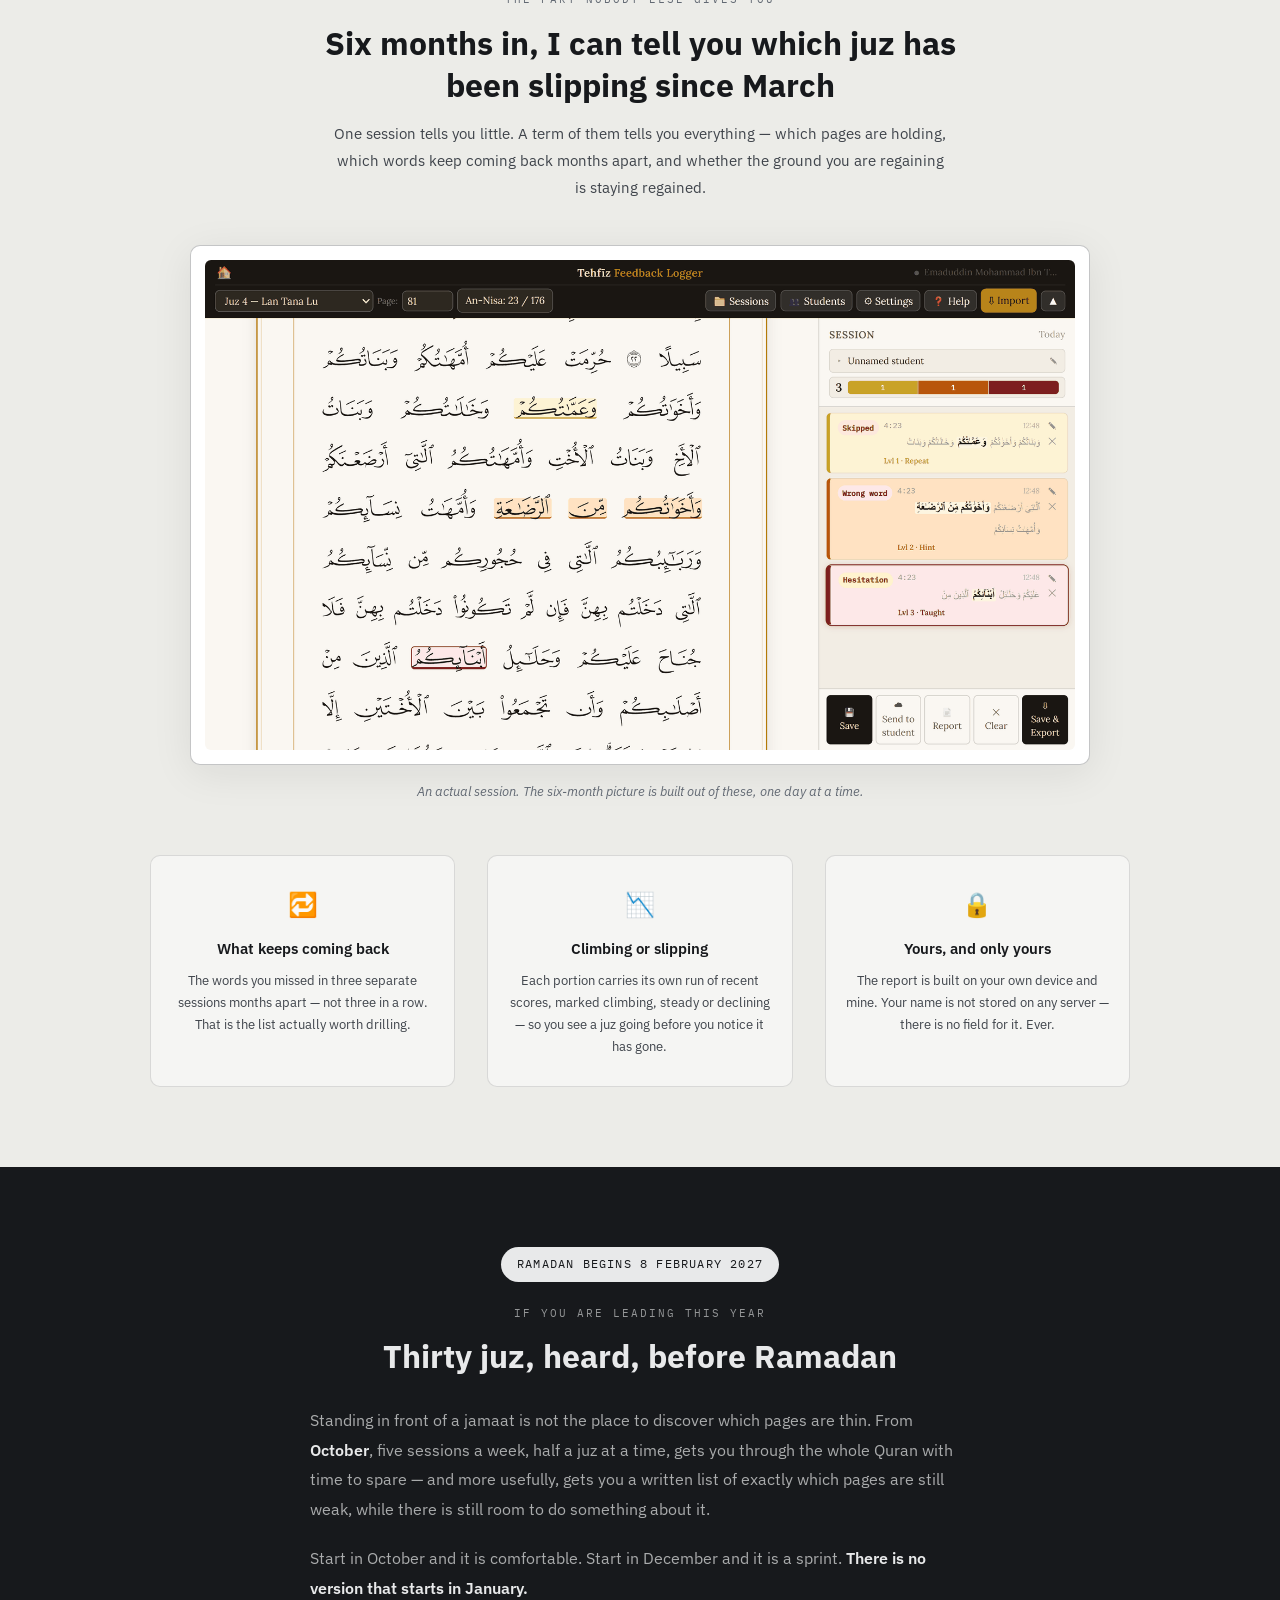
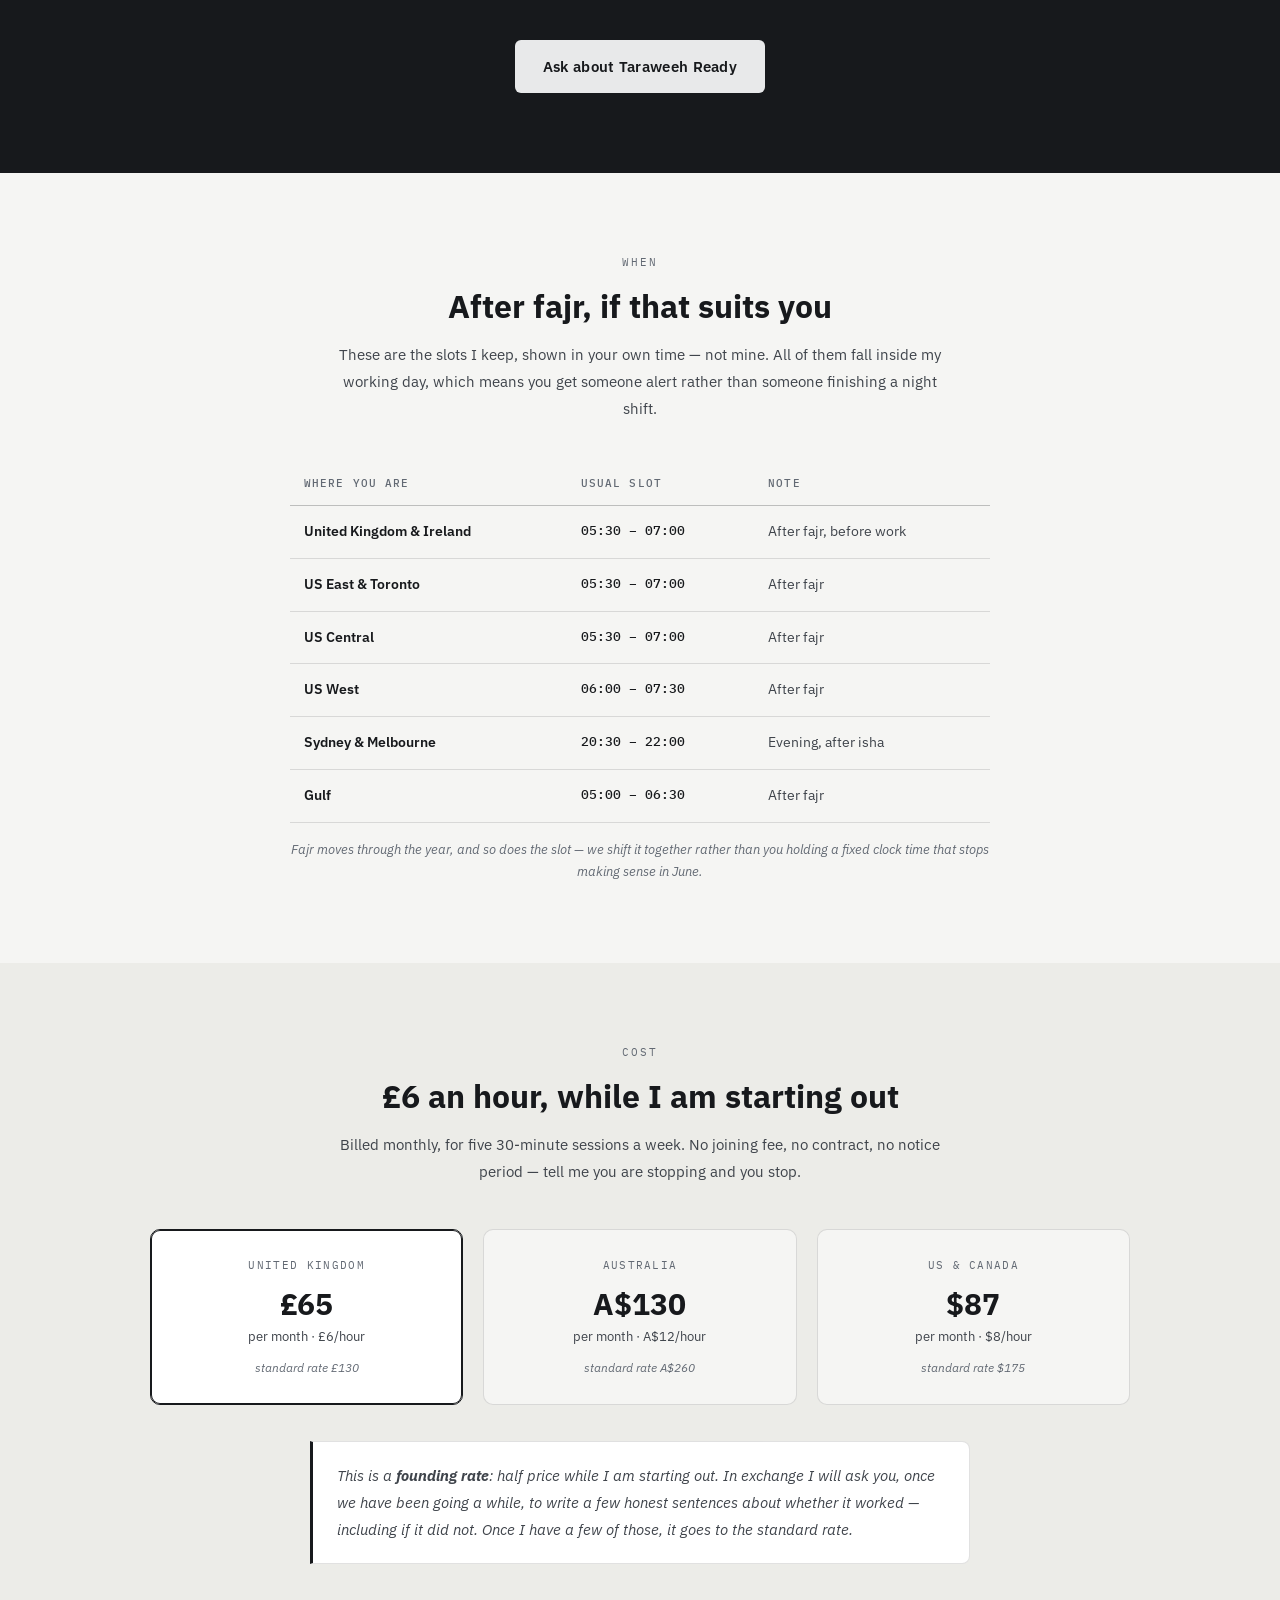
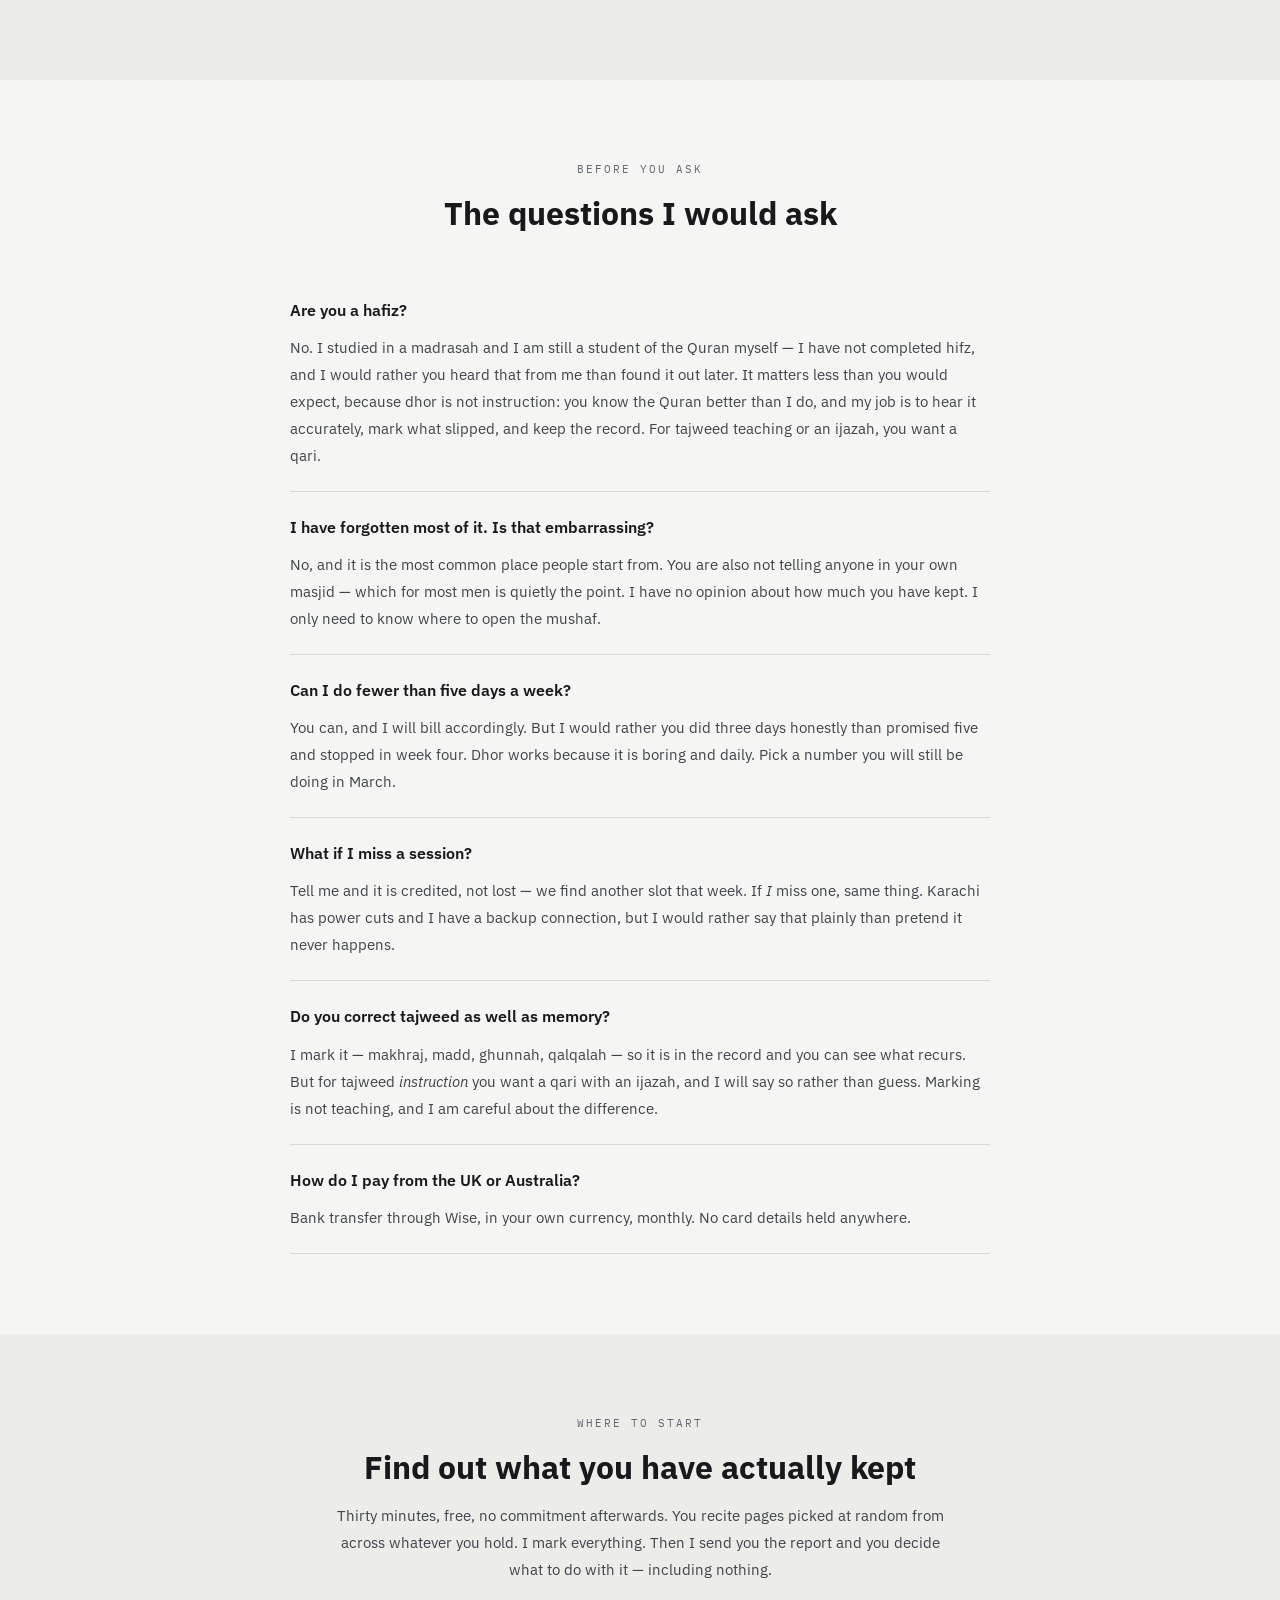
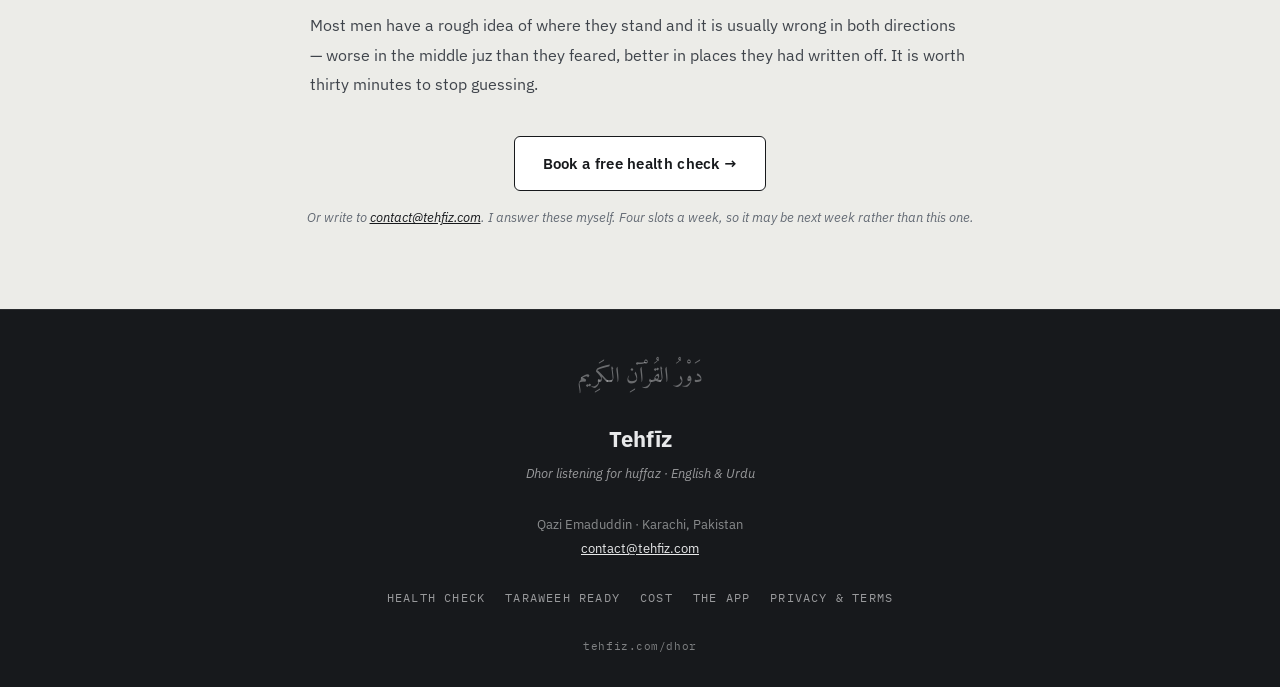
<file: dhor/index.html>
<!DOCTYPE html>
<!-- ═══════════════════════════════════════════════════════════════════
     Tehfīz — /dhor/ teaching page — v0_9
     Deploys to the `tehfiz` repo at dhor/index.html  (NOT public/dhor.html —
     the privacy page lives at privacy/index.html and this follows it.)

     BOOKING FORM: wired to the "Free Health check" Google Form. This is a
     SEPARATE form from the two #connect matchmaking forms, and its inbox must
     stay separate (MARKETING_v1 §0.1).

     TWO IMAGE ASSETS STILL MISSING — the page ships visibly broken without them:
     OG IMAGE: /og-dhor.jpg (1200×630, 53 KB) is generated from
     og-dhor-source.html. Upload it to the repo root. JPEG rather than PNG
     because the paper grain is pure entropy and will not compress below
     ~400 KB as PNG, and WhatsApp silently drops previews over ~300 KB.

     REPORT SCREENSHOT: /img/dhor-report-sample.png (1600×900, 146 KB) is a
     real session capture — unnamed student, three mistakes at three
     intervention levels. PNG rather than JPEG because it is flat UI colour
     and sharp Arabic text, which quantises cleanly and would show ringing
     under JPEG. The .report-frame is widened to 900px so the session panel
     stays readable at render size.

     Design tokens, fonts and .step/.callout/.footer classes are copied
     verbatim from landing_page_v0_55 (Graphite) so the two pages stay in sync. If the
     landing page palette changes, this file needs the same change — it is
     deliberately standalone and shares no stylesheet.
     ═══════════════════════════════════════════════════════════════════ -->
<html lang="en">
<head>
<meta charset="UTF-8">
<meta name="viewport" content="width=device-width, initial-scale=1.0">
<meta name="theme-color" content="#17191c">
<title>Dhor with a listener — daily Quran revision for huffaz</title>
<link rel="icon" type="image/png" sizes="32x32" href="/app/shared/icons/teacher-32.png">
<link rel="apple-touch-icon" href="/app/shared/icons/teacher-180.png">
<meta name="theme-color" content="#17191c">
<meta name="description" content="Daily dhor over a video call. You recite, I follow the mushaf and mark every slip where it happens, and you get a written record of what is holding and what is slipping. English or Urdu.">
<meta name="author" content="Qazi Emaduddin">
<meta name="robots" content="index, follow">
<link rel="canonical" href="https://tehfiz.com/dhor/">

<meta property="og:title" content="Dhor with a listener — daily Quran revision for huffaz">
<meta property="og:description" content="You did not lose it. You just stopped reciting it to anyone. Daily dhor, every slip marked on the mushaf, a record of what is slipping.">
<meta property="og:url" content="https://tehfiz.com/dhor/">
<meta property="og:type" content="website">
<meta property="og:site_name" content="Tehfīz">
<meta property="og:image" content="https://tehfiz.com/og-dhor.jpg">
<meta property="og:image:width" content="1200">
<meta property="og:image:height" content="630">
<meta property="og:image:alt" content="A page of the mushaf with recitation mistakes marked on the words themselves.">
<meta name="twitter:card" content="summary_large_image">
<meta name="twitter:title" content="Dhor with a listener — daily Quran revision for huffaz">
<meta name="twitter:description" content="You did not lose it. You just stopped reciting it to anyone.">
<meta name="twitter:image" content="https://tehfiz.com/og-dhor.jpg">

<link rel="preconnect" href="https://fonts.googleapis.com">
<link rel="preconnect" href="https://fonts.gstatic.com" crossorigin>
<link href="https://fonts.googleapis.com/css2?family=IBM+Plex+Sans:ital,wght@0,400;0,500;0,600;0,700;1,400&family=IBM+Plex+Mono:wght@400;500&family=Amiri&display=swap" rel="stylesheet">

<script type="application/ld+json">
{
  "@context": "https://schema.org",
  "@graph": [
    {
      "@type": "Person",
      "@id": "https://tehfiz.com/dhor/#person",
      "name": "Qazi Emaduddin",
      "knowsLanguage": ["en", "ur"],
      "description": "Listener for daily Quran dhor. Studied in a madrasah; builder of Tehfīz.",
      "url": "https://tehfiz.com/dhor/"
    },
    {
      "@type": "Service",
      "@id": "https://tehfiz.com/dhor/#service",
      "name": "Daily dhor listening for huffaz",
      "serviceType": "Quran revision listening (dhor)",
      "provider": {"@id": "https://tehfiz.com/dhor/#person"},
      "areaServed": ["GB", "IE", "US", "CA", "AU", "NZ"],
      "availableLanguage": ["English", "Urdu"],
      "audience": {"@type": "Audience", "audienceType": "Adult male huffaz"},
      "offers": {
        "@type": "Offer",
        "price": "65",
        "priceCurrency": "GBP",
        "description": "Founding rate. Five 30-minute sessions per week, billed monthly."
      }
    },
    {
      "@type": "FAQPage",
      "mainEntity": [
        {
          "@type": "Question",
          "name": "Are you a hafiz?",
          "acceptedAnswer": {"@type": "Answer", "text": "No. I studied in a madrasah and I am still a student of the Quran myself — I have not completed hifz, and I would rather you heard that from me than found it out later. It matters less than you would expect, because dhor is not instruction: you know the Quran better than I do, and my job is to hear it accurately, mark what slipped, and keep the record. For tajweed teaching or an ijazah, you want a qari."}
        },
        {
          "@type": "Question",
          "name": "I have forgotten most of it. Is that embarrassing?",
          "acceptedAnswer": {"@type": "Answer", "text": "No, and it is the most common place people start from. You are also not telling anyone in your own masjid, which for most men is quietly the point. I have no opinion about how much you have kept. I only need to know where to open the mushaf."}
        },
        {
          "@type": "Question",
          "name": "Can I do fewer than five days a week?",
          "acceptedAnswer": {"@type": "Answer", "text": "You can, and I will bill accordingly. But I would rather you did three days honestly than promised five and stopped in week four. Dhor works because it is boring and daily. Pick a number you will still be doing in March."}
        },
        {
          "@type": "Question",
          "name": "What if I miss a session?",
          "acceptedAnswer": {"@type": "Answer", "text": "Tell me and it is credited, not lost — we find another slot that week. If I miss one, same thing. Karachi has power cuts and I have a backup connection, but I would rather say that plainly than pretend it never happens."}
        },
        {
          "@type": "Question",
          "name": "Do you correct tajweed as well as memory?",
          "acceptedAnswer": {"@type": "Answer", "text": "I mark it — makhraj, madd, ghunnah, qalqalah — so it is in the record and you can see what recurs. But for tajweed instruction you want a qari with an ijazah, and I will say so rather than guess. Marking is not teaching, and I am careful about the difference."}
        },
        {
          "@type": "Question",
          "name": "How do I pay from the UK or Australia?",
          "acceptedAnswer": {"@type": "Answer", "text": "Bank transfer through Wise, in your own currency, monthly. No card details held anywhere."}
        }
      ]
    }
  ]
}
</script>

<style>
*,*::before,*::after{box-sizing:border-box;margin:0;padding:0;}
:root{
  /* Graphite — the same palette as the apps (teacher v4_301, viewer v1_152).
     Names kept from the parchment era so every rule below still resolves:
       --gold        the accent on LIGHT surfaces (fills, borders, labels)
       --gold-light  text on DARK surfaces (nav, hero, footer)
       --gold-pale   a raised light surface (callouts, featured card)
       --on-dark     the accent on DARK surfaces (hero button, nav button)
     Mistake-level colours are data and are unchanged. */
  --ink:#17191c;--ink2:#3f444b;--ink3:#626973;
  --parchment:#f5f5f3;--parchment2:#ecece8;--parchment3:#dcdcd7;
  --gold:#17191c;--gold-light:#e8e9ea;--gold-pale:#ffffff;--on-dark:#e8e9ea;
  --green:#2d6a4f;--green-bg:#d8f3dc;
  --amber:#7d4e00;--amber-bg:#fff3cd;
  --red:#7d1f1f;--red-bg:#fde8e8;
  --border:rgba(23,25,28,0.13);--border2:rgba(23,25,28,0.25);
}
html{scroll-behavior:smooth;}
body{font-family:'IBM Plex Sans','Amiri',system-ui,-apple-system,'Segoe UI',sans-serif;background:var(--parchment);color:var(--ink);font-size:16px;line-height:1.7;overflow-x:hidden;}

/* NAV
   Wide: one row — brand, section links, Sign in.
   Below 900px: two rows. Brand and the call to action stay on top; the section
   links move to a second row that scrolls sideways, with a fade on the right
   edge to show there is more. The links used to be display:none on phones,
   which left no way to reach any section, and between ~600px and 900px they
   wrapped and ran off the edge, clipping Sign in itself. */
nav{position:fixed;top:0;left:0;right:0;z-index:100;display:flex;align-items:center;flex-wrap:wrap;gap:6px 24px;padding:14px 40px;background:rgba(23,25,28,0.96);border-bottom:1px solid rgba(255,255,255,0.08);backdrop-filter:blur(8px);-webkit-backdrop-filter:blur(8px);}
.nav-brand{order:1;}
.nav-links{order:2;display:flex;align-items:center;gap:24px;margin-left:auto;}
.nav-cta{order:3;}
@media(max-width:900px){
  nav{padding:10px 16px 0;}
  .nav-cta{order:2;margin-left:auto;}
  .nav-links{order:3;flex-basis:100%;margin:0 -16px;padding:0 16px;gap:20px;overflow-x:auto;overscroll-behavior-x:contain;
    scrollbar-width:none;-webkit-overflow-scrolling:touch;
    -webkit-mask-image:linear-gradient(90deg,#000 85%,transparent);mask-image:linear-gradient(90deg,#000 85%,transparent);}
  .nav-links::-webkit-scrollbar{display:none;}
  .nav-link{white-space:nowrap;font-size:12px;padding:10px 0 11px;}
}
/* Anchor jumps land below the fixed nav, not under it. */
section[id]{scroll-margin-top:72px;}
@media(max-width:900px){section[id]{scroll-margin-top:100px;}}
.nav-brand{font-size:20px;font-weight:700;color:var(--gold-light);letter-spacing:.02em;text-decoration:none;}
.nav-link{color:rgba(255,255,255,.6);font-size:13px;text-decoration:none;font-family:'IBM Plex Mono',monospace;letter-spacing:.06em;text-transform:uppercase;transition:color .15s;}
.nav-link:hover{color:var(--gold-light);}
.nav-cta{background:var(--on-dark);color:var(--ink);border:none;border-radius:5px;padding:7px 16px;font-size:12px;font-family:inherit;font-weight:600;cursor:pointer;text-decoration:none;letter-spacing:.03em;transition:opacity .15s;}
.nav-cta:hover{opacity:.88;}

/* Hero is deliberately SHORTER than the landing page's 100vh. That one is
   selling a product and can afford a full-screen statement; this page is
   answering a question the reader already has, and the first paragraph of
   body copy needs to be visible without scrolling. */
.hero{min-height:auto;display:flex;flex-direction:column;align-items:center;justify-content:center;padding:150px 24px 90px;text-align:center;position:relative;background:var(--ink);overflow:hidden;}
.hero::after{content:'';position:absolute;width:700px;height:700px;background:radial-gradient(ellipse,rgba(255,255,255,.05) 0%,transparent 70%);top:50%;left:50%;transform:translate(-50%,-50%);pointer-events:none;}
.hero-ornament{width:280px;height:1px;background:linear-gradient(90deg,transparent,rgba(232,233,234,.5),transparent);margin:0 auto 32px;position:relative;}
.hero-ornament::before,.hero-ornament::after{content:'';position:absolute;top:50%;width:6px;height:6px;border:1px solid rgba(232,233,234,.6);transform:translateY(-50%) rotate(45deg);background:var(--ink);}
.hero-ornament::before{left:50%;margin-left:-3px;}
.hero-ornament::after{right:50%;margin-right:-3px;}
.hero-arabic{font-family:'Amiri','Scheherazade New',serif;font-size:clamp(30px,5vw,48px);color:var(--gold-light);letter-spacing:.04em;margin-bottom:10px;direction:rtl;position:relative;z-index:2;}
.hero-title{font-size:clamp(12px,2vw,15px);font-family:'IBM Plex Mono',monospace;letter-spacing:.22em;text-transform:uppercase;color:rgba(232,233,234,.55);margin-bottom:24px;position:relative;z-index:2;}
.hero-tagline{font-size:clamp(21px,3.5vw,34px);font-weight:600;color:var(--gold-light);max-width:660px;line-height:1.35;margin:0 auto 18px;position:relative;z-index:2;}
.hero-sub{font-size:clamp(14px,1.8vw,17px);color:rgba(232,233,234,.6);max-width:540px;margin:0 auto 44px;font-style:italic;line-height:1.75;position:relative;z-index:2;}
.hero-btns{display:flex;gap:14px;flex-wrap:wrap;justify-content:center;position:relative;z-index:2;}
.btn-hero-primary{background:var(--on-dark);color:var(--ink);border:none;border-radius:6px;padding:14px 28px;font-family:inherit;font-size:15px;font-weight:600;cursor:pointer;text-decoration:none;transition:all .15s;letter-spacing:.02em;display:inline-flex;align-items:center;gap:8px;}
.btn-hero-primary:hover{opacity:.88;transform:translateY(-1px);box-shadow:0 6px 20px rgba(0,0,0,.35);}
.btn-hero-secondary{background:transparent;border:1px solid rgba(232,233,234,.3);color:var(--gold-light);border-radius:6px;padding:14px 28px;font-family:inherit;font-size:15px;cursor:pointer;text-decoration:none;transition:all .15s;display:inline-flex;align-items:center;gap:8px;}
.btn-hero-secondary:hover{border-color:var(--gold-light);color:#fff;transform:translateY(-1px);}
.btn-light{background:var(--gold-pale);border:1px solid var(--gold);color:var(--ink);border-radius:6px;padding:14px 28px;font-family:inherit;font-size:15px;font-weight:600;cursor:pointer;text-decoration:none;transition:all .15s;letter-spacing:.02em;display:inline-flex;align-items:center;gap:8px;}
.btn-light:hover{background:var(--gold);color:#fff;transform:translateY(-1px);}

section{padding:80px 24px;}
.container{max-width:980px;margin:0 auto;}
.narrow{max-width:700px;margin:0 auto;}
.how-section{background:var(--parchment2);}
.sec-head{max-width:700px;margin:0 auto;text-align:center;}
.section-label{display:block;text-align:center;font-family:'IBM Plex Mono',monospace;font-size:11px;letter-spacing:.18em;text-transform:uppercase;color:var(--ink3);margin-bottom:14px;}
.section-title{font-size:clamp(22px,3vw,32px);font-weight:700;color:var(--ink);margin-bottom:14px;line-height:1.3;text-align:center;}
.section-sub{margin:0 auto;max-width:620px;font-size:15px;color:var(--ink2);line-height:1.8;}
.prose{max-width:660px;margin:0 auto;}
.prose p{margin-bottom:20px;font-size:16px;color:var(--ink2);line-height:1.85;}
.prose p.lead{font-size:19px;color:var(--ink);line-height:1.7;}
.prose strong{color:var(--ink);font-weight:600;}
.ornament-divider{display:flex;align-items:center;justify-content:center;gap:16px;margin:0 auto 48px;max-width:400px;color:var(--ink3);}

.steps{display:grid;grid-template-columns:repeat(3,1fr);gap:32px;margin-top:48px;}
.steps-2{grid-template-columns:repeat(2,1fr);}
.step{text-align:center;padding:28px 20px;border-radius:10px;background:var(--parchment);border:1px solid var(--border);}
.step-num{width:40px;height:40px;border-radius:50%;background:var(--gold);color:#fff;font-family:'IBM Plex Mono',monospace;font-size:14px;font-weight:600;display:flex;align-items:center;justify-content:center;margin:0 auto 16px;}
.step-icon{font-size:24px;margin-bottom:12px;display:block;}
.step-title{font-size:15px;font-weight:600;color:var(--ink);margin-bottom:8px;}
.step-desc{font-size:13px;color:var(--ink2);line-height:1.7;}
@media(max-width:760px){.steps,.steps-2{grid-template-columns:1fr;gap:20px;}}

.callout{background:var(--gold-pale);border:1px solid var(--border);border-left:3px solid var(--gold);border-radius:0 8px 8px 0;padding:20px 24px;margin:36px auto;max-width:660px;font-style:italic;color:var(--ink2);font-size:15px;line-height:1.8;}

/* Times are shown in the READER's clock, never mine. A hafiz in Chicago
   should not have to do arithmetic on Pakistan Standard Time to work out
   whether this is possible for him. */
.times{width:100%;border-collapse:collapse;margin-top:40px;font-size:14px;}
.times th{text-align:left;padding:12px 14px;font-family:'IBM Plex Mono',monospace;font-size:11px;letter-spacing:.1em;text-transform:uppercase;color:var(--ink3);border-bottom:1px solid var(--border2);font-weight:500;}
.times td{padding:14px;border-bottom:1px solid var(--border);color:var(--ink2);vertical-align:top;}
.times td:first-child{color:var(--ink);font-weight:600;}
.times .slot{font-family:'IBM Plex Mono',monospace;font-size:13px;color:var(--ink);font-weight:500;}
@media(max-width:640px){.times,.times tbody,.times tr,.times td{display:block;width:100%;}.times thead{display:none;}.times tr{border:1px solid var(--border);border-radius:8px;margin-bottom:12px;padding:6px 4px;background:var(--parchment);}.times td{border:none;padding:6px 14px;}}

.price-grid{display:grid;grid-template-columns:repeat(3,1fr);gap:20px;margin-top:44px;}
.price-card{background:var(--parchment);border:1px solid var(--border);border-radius:10px;padding:26px 22px;text-align:center;}
.price-card.featured{border-color:var(--gold);background:var(--gold-pale);box-shadow:inset 0 0 0 1px var(--gold);}
.price-region{font-family:'IBM Plex Mono',monospace;font-size:11px;letter-spacing:.12em;text-transform:uppercase;color:var(--ink3);margin-bottom:12px;}
.price-main{font-size:30px;font-weight:700;color:var(--ink);line-height:1.1;}
.price-per{font-size:13px;color:var(--ink2);margin-top:6px;}
.price-was{font-size:12px;color:var(--ink3);margin-top:10px;font-style:italic;}
@media(max-width:760px){.price-grid{grid-template-columns:1fr;}}

.report-frame{max-width:900px;margin:44px auto 0;border:1px solid var(--border2);border-radius:10px;background:#fff;padding:14px;box-shadow:0 8px 40px rgba(23,25,28,0.08);}
.report-frame img{width:100%;display:block;border-radius:6px;}
.report-caption{text-align:center;font-size:13px;color:var(--ink3);font-style:italic;margin-top:16px;}

.ramadan{background:var(--ink);color:var(--gold-light);}
.ramadan .section-title{color:var(--gold-light);}
.ramadan .section-label{color:rgba(232,233,234,.6);}
.ramadan .section-sub{color:rgba(232,233,234,.6);}
.ramadan .prose p{color:rgba(232,233,234,.7);}
.ramadan .prose strong{color:var(--gold-light);}
.date-badge{display:inline-block;font-family:'IBM Plex Mono',monospace;font-size:12px;letter-spacing:.1em;text-transform:uppercase;color:var(--ink);background:var(--on-dark);padding:7px 16px;border-radius:20px;margin-bottom:22px;}

.faq{max-width:700px;margin:40px auto 0;}
.faq-item{border-bottom:1px solid var(--border);padding:22px 0;}
.faq-q{font-size:16px;font-weight:600;color:var(--ink);margin-bottom:10px;}
.faq-a{font-size:15px;color:var(--ink2);line-height:1.8;}

.cta-row{text-align:center;margin-top:36px;}
.cta-note{font-size:13px;color:var(--ink3);margin-top:16px;font-style:italic;}

footer{background:var(--ink);border-top:1px solid rgba(255,255,255,.08);padding:48px 24px 32px;text-align:center;}
.footer-arabic{font-family:'Amiri','Scheherazade New',serif;font-size:22px;color:rgba(232,233,234,.4);margin-bottom:24px;direction:rtl;}
.footer-brand{font-size:22px;font-weight:700;color:var(--gold-light);margin-bottom:6px;}
.footer-tagline{font-size:13px;color:rgba(232,233,234,.62);font-style:italic;margin-bottom:28px;}
.footer-contact{font-size:13px;color:rgba(232,233,234,.55);margin-bottom:28px;line-height:1.8;}
.footer-contact a{color:var(--gold-light);}
.footer-links{display:flex;align-items:center;justify-content:center;gap:20px;margin-bottom:28px;flex-wrap:wrap;}
.footer-link{font-size:12px;font-family:'IBM Plex Mono',monospace;letter-spacing:.1em;text-transform:uppercase;color:rgba(232,233,234,.62);text-decoration:none;transition:color .15s;}
.footer-link:hover{color:var(--gold-light);}
.footer-copy{font-size:11px;color:rgba(232,233,234,.5);font-family:'IBM Plex Mono',monospace;letter-spacing:.05em;}

.fade-in{opacity:0;transform:translateY(20px);transition:opacity .6s ease,transform .6s ease;}
.fade-in.visible{opacity:1;transform:translateY(0);}
@media(prefers-reduced-motion:reduce){.fade-in{opacity:1;transform:none;transition:none;}html{scroll-behavior:auto;}}
</style>
</head>
<body>

<nav aria-label="Main navigation">
  <a href="/" class="nav-brand">Tehfīz</a>
  <div class="nav-links">
    <a href="#session" class="nav-link">The session</a>
    <a href="#record" class="nav-link">The record</a>
    <a href="#times" class="nav-link">Times</a>
    <a href="#cost" class="nav-link">Cost</a>
    <a href="/" class="nav-link">The app</a>
  </div>
  <a href="#start" class="nav-cta">Free health check</a>
</nav>

<!-- 1. THE PROBLEM, NAMED WITHOUT JUDGEMENT. No solution in this section. -->
<section class="hero">
  <div class="hero-ornament"></div>
  <div class="hero-arabic" aria-hidden="true">دَوْر</div>
  <div class="hero-title">Dhor · daily revision</div>
  <h1 class="hero-tagline">You did not lose it. You just stopped reciting it to anyone.</h1>
  <p class="hero-sub">Every hafiz needs someone to recite to. Most adults do not have one.
  I am that person — thirty minutes a day, in English or Urdu, with the mushaf open.</p>
  <div class="hero-btns">
    <a href="#start" class="btn-hero-primary">Free hifz health check</a>
    <a href="#session" class="btn-hero-secondary">What a session is</a>
  </div>
</section>

<section>
  <div class="prose fade-in">
    <p class="lead">You memorised it as a boy. Someone listened to you every day, and
    because someone listened, it stayed.</p>
    <p>Then school ended, or you moved, or you started working — and the listening
    stopped. Not the intention. Just the listening. Juz thirty is still there. Baqarah
    is mostly there. Somewhere in the middle it has gone quiet, and you have not looked
    directly at how quiet because there has never been a good moment to find out.</p>
    <p><strong>That is not weakness and it is not a failure of taqwa.</strong> Hifz is
    not a thing you have; it is a thing you keep doing. It decays without a listener
    the way a language decays without anyone to speak it to. The men who kept theirs
    are not more sincere than you. They had someone sitting across from them.</p>
    <div class="callout">Whatever you hold, keep it alive. However much that is.</div>
  </div>
</section>

<!-- 2. WHAT I AM AND AM NOT. Before any credentials, deliberately. -->
<section class="how-section" id="about">
  <div class="container">
    <div class="ornament-divider" aria-hidden="true"><span>✦</span></div>
    <div class="sec-head fade-in">
      <span class="section-label">Who you would be reciting to</span>
      <h2 class="section-title">You are not being taught. You are being heard.</h2>
    </div>
    <div class="prose fade-in" style="margin-top:32px;">
      <p>My name is Qazi Emaduddin. I studied in a madrasah, I read and follow Arabic
      closely, and when I could not find software that recorded a recitation the way it
      actually happens, I built it — the app the rest of
      <a href="/" style="color:var(--ink);">this site</a> is about.</p>
      <p>I am still a student of the Quran myself. I have not completed hifz, and I am
      not going to sit above you and correct you. <strong>That is not modesty — it is
      the job description.</strong> Dhor was never about being taught. It is about being
      heard, and the men who kept their hifz kept it because somebody was on the other
      side of the mushaf every day, paying attention.</p>
      <p>That is the work I do, and I do it carefully. I follow every word without
      drifting. I catch the word you softened and the ayah you slid past, and I mark it
      where it happened rather than telling you it was a good session. I keep the record,
      so that in six months there is something to look at instead of an impression. And
      I am there tomorrow, and the day after, at the same minute.</p>
      <p>Some of the teachers using my software are far more qualified than I am — and
      if what you want is tajweed instruction or an ijazah, you want a qari, and I will
      tell you so. What I offer is a different thing, and for dhor the more useful one:
      attention that does not lapse, and a memory that does not either.</p>
      <p>I listen in <strong>English or Urdu</strong>, to <strong>adult men</strong> —
      huffaz maintaining what they hold, and part-huffaz rebuilding what has slipped.</p>
    </div>
  </div>
</section>

<!-- 3. WHAT A SESSION IS -->
<section id="session">
  <div class="container">
    <div class="sec-head fade-in">
      <span class="section-label">The session</span>
      <h2 class="section-title">Thirty minutes, five days a week</h2>
      <p class="section-sub">A video call. No app for you to install, no homework,
      nothing to fill in. You open the Quran and recite.</p>
    </div>
    <div class="steps fade-in">
      <div class="step">
        <div class="step-num">١</div>
        <div class="step-title">You recite</div>
        <div class="step-desc">Roughly half a juz, or whatever you set. You decide the
        portion and the order — it is your dhor, not my curriculum.</div>
      </div>
      <div class="step">
        <div class="step-num">٢</div>
        <div class="step-title">I follow and mark</div>
        <div class="step-desc">Mushaf open. Every hesitation, wrong word, skipped
        phrase and slip of tajweed marked on the word it happened on — and how much
        help you needed to recover.</div>
      </div>
      <div class="step">
        <div class="step-num">٣</div>
        <div class="step-title">You get the pages</div>
        <div class="step-desc">Afterwards, the marked pages. Not a summary. The actual
        mushaf, with your mistakes where you made them.</div>
      </div>
    </div>
    <div class="callout">A pause you recovered from on your own is not the same mistake
    as an ayah you had to be told. I record the difference every time, because that
    difference is what tells you whether a page is actually secure or only nearly.</div>
  </div>
</section>

<!-- 4. THE REPORT. Centre of gravity of the page. -->
<section class="how-section" id="record">
  <div class="container">
    <div class="sec-head fade-in">
      <span class="section-label">The part nobody else gives you</span>
      <h2 class="section-title">Six months in, I can tell you which juz has been slipping since March</h2>
      <p class="section-sub">One session tells you little. A term of them tells you
      everything — which pages are holding, which words keep coming back months apart,
      and whether the ground you are regaining is staying regained.</p>
    </div>

    <!-- TODO: replace with a real screenshot before deploy. An empty frame here
         is worse than no section — this is the page's main proof. -->
    <div class="report-frame fade-in">
      <img src="/img/dhor-report-sample.png"
           alt="The Tehfīz feedback logger mid-session: a page of the mushaf with three words marked in different colours, beside a panel naming each mistake and how much help was needed to recover from it.">
    </div>
    <p class="report-caption fade-in">An actual session. The six-month picture is built out of these, one day at a time.</p>

    <div class="steps fade-in" style="margin-top:52px;">
      <div class="step">
        <span class="step-icon" aria-hidden="true">🔁</span>
        <div class="step-title">What keeps coming back</div>
        <div class="step-desc">The words you missed in three separate sessions months
        apart — not three in a row. That is the list actually worth drilling.</div>
      </div>
      <div class="step">
        <span class="step-icon" aria-hidden="true">📉</span>
        <div class="step-title">Climbing or slipping</div>
        <div class="step-desc">Each portion carries its own run of recent scores,
        marked climbing, steady or declining — so you see a juz going before you
        notice it has gone.</div>
      </div>
      <div class="step">
        <span class="step-icon" aria-hidden="true">🔒</span>
        <div class="step-title">Yours, and only yours</div>
        <div class="step-desc">The report is built on your own device and mine. Your
        name is not stored on any server — there is no field for it. Ever.</div>
      </div>
    </div>
  </div>
</section>

<!-- 5. TARAWEEH READY -->
<section class="ramadan" id="taraweeh">
  <div class="container">
    <div class="sec-head fade-in">
      <span class="date-badge">Ramadan begins 8 February 2027</span>
      <span class="section-label">If you are leading this year</span>
      <h2 class="section-title">Thirty juz, heard, before Ramadan</h2>
    </div>
    <div class="prose fade-in" style="margin-top:28px;">
      <p>Standing in front of a jamaat is not the place to discover which pages are
      thin. From <strong>October</strong>, five sessions a week, half a juz at a time,
      gets you through the whole Quran with time to spare — and more usefully, gets
      you a written list of exactly which pages are still weak, while there is still
      room to do something about it.</p>
      <p>Start in October and it is comfortable. Start in December and it is a
      sprint. <strong>There is no version that starts in January.</strong></p>
    </div>
    <div class="cta-row fade-in">
      <a href="#start" class="btn-hero-primary">Ask about Taraweeh Ready</a>
    </div>
  </div>
</section>

<!-- 6. TIMES, IN THEIR CLOCK -->
<section id="times">
  <div class="container narrow">
    <div class="sec-head fade-in">
      <span class="section-label">When</span>
      <h2 class="section-title">After fajr, if that suits you</h2>
      <p class="section-sub">These are the slots I keep, shown in your own time — not
      mine. All of them fall inside my working day, which means you get someone alert
      rather than someone finishing a night shift.</p>
    </div>
    <table class="times fade-in">
      <thead>
        <tr><th scope="col">Where you are</th><th scope="col">Usual slot</th><th scope="col">Note</th></tr>
      </thead>
      <tbody>
        <tr><td>United Kingdom &amp; Ireland</td><td class="slot">05:30 – 07:00</td><td>After fajr, before work</td></tr>
        <tr><td>US East &amp; Toronto</td><td class="slot">05:30 – 07:00</td><td>After fajr</td></tr>
        <tr><td>US Central</td><td class="slot">05:30 – 07:00</td><td>After fajr</td></tr>
        <tr><td>US West</td><td class="slot">06:00 – 07:30</td><td>After fajr</td></tr>
        <tr><td>Sydney &amp; Melbourne</td><td class="slot">20:30 – 22:00</td><td>Evening, after isha</td></tr>
        <tr><td>Gulf</td><td class="slot">05:00 – 06:30</td><td>After fajr</td></tr>
      </tbody>
    </table>
    <p class="cta-note fade-in" style="text-align:center;">Fajr moves through the year,
    and so does the slot — we shift it together rather than you holding a fixed clock
    time that stops making sense in June.</p>
  </div>
</section>

<!-- 7. PRICE, PLAINLY -->
<section class="how-section" id="cost">
  <div class="container">
    <div class="sec-head fade-in">
      <span class="section-label">Cost</span>
      <h2 class="section-title">£6 an hour, while I am starting out</h2>
      <p class="section-sub">Billed monthly, for five 30-minute sessions a week. No
      joining fee, no contract, no notice period — tell me you are stopping and you
      stop.</p>
    </div>
    <div class="price-grid fade-in">
      <div class="price-card featured">
        <div class="price-region">United Kingdom</div>
        <div class="price-main">£65</div>
        <div class="price-per">per month · £6/hour</div>
        <div class="price-was">standard rate £130</div>
      </div>
      <div class="price-card">
        <div class="price-region">Australia</div>
        <div class="price-main">A$130</div>
        <div class="price-per">per month · A$12/hour</div>
        <div class="price-was">standard rate A$260</div>
      </div>
      <div class="price-card">
        <div class="price-region">US &amp; Canada</div>
        <div class="price-main">$87</div>
        <div class="price-per">per month · $8/hour</div>
        <div class="price-was">standard rate $175</div>
      </div>
    </div>
    <div class="callout fade-in">This is a <strong>founding rate</strong>: half price
    while I am starting out. In exchange I will ask you, once we have been going a
    while, to write a few honest sentences about whether it worked — including if it
    did not. Once I have a few of those, it goes to the standard rate.</div>
  </div>
</section>

<!-- 8. FAQ -->
<section id="faq">
  <div class="container">
    <div class="sec-head fade-in">
      <span class="section-label">Before you ask</span>
      <h2 class="section-title">The questions I would ask</h2>
    </div>
    <div class="faq fade-in">
      <div class="faq-item">
        <div class="faq-q">Are you a hafiz?</div>
        <div class="faq-a">No. I studied in a madrasah and I am still a student of the
        Quran myself — I have not completed hifz, and I would rather you heard that from
        me than found it out later. It matters less than you would expect, because dhor
        is not instruction: you know the Quran better than I do, and my job is to hear it
        accurately, mark what slipped, and keep the record. For tajweed teaching or an
        ijazah, you want a qari.</div>
      </div>
      <div class="faq-item">
        <div class="faq-q">I have forgotten most of it. Is that embarrassing?</div>
        <div class="faq-a">No, and it is the most common place people start from. You
        are also not telling anyone in your own masjid — which for most men is quietly
        the point. I have no opinion about how much you have kept. I only need to know
        where to open the mushaf.</div>
      </div>
      <div class="faq-item">
        <div class="faq-q">Can I do fewer than five days a week?</div>
        <div class="faq-a">You can, and I will bill accordingly. But I would rather you
        did three days honestly than promised five and stopped in week four. Dhor works
        because it is boring and daily. Pick a number you will still be doing in March.</div>
      </div>
      <div class="faq-item">
        <div class="faq-q">What if I miss a session?</div>
        <div class="faq-a">Tell me and it is credited, not lost — we find another slot
        that week. If <em>I</em> miss one, same thing. Karachi has power cuts and I have
        a backup connection, but I would rather say that plainly than pretend it never
        happens.</div>
      </div>
      <div class="faq-item">
        <div class="faq-q">Do you correct tajweed as well as memory?</div>
        <div class="faq-a">I mark it — makhraj, madd, ghunnah, qalqalah — so it is in
        the record and you can see what recurs. But for tajweed <em>instruction</em> you
        want a qari with an ijazah, and I will say so rather than guess. Marking is not
        teaching, and I am careful about the difference.</div>
      </div>
      <div class="faq-item">
        <div class="faq-q">How do I pay from the UK or Australia?</div>
        <div class="faq-a">Bank transfer through Wise, in your own currency, monthly.
        No card details held anywhere.</div>
      </div>
    </div>
  </div>
</section>

<!-- 9. THE ONLY CTA -->
<section class="how-section" id="start">
  <div class="container narrow">
    <div class="sec-head fade-in">
      <span class="section-label">Where to start</span>
      <h2 class="section-title">Find out what you have actually kept</h2>
      <p class="section-sub">Thirty minutes, free, no commitment afterwards. You recite
      pages picked at random from across whatever you hold. I mark everything. Then I
      send you the report and you decide what to do with it — including nothing.</p>
    </div>
    <div class="prose fade-in" style="margin-top:28px;">
      <p>Most men have a rough idea of where they stand and it is usually wrong in both
      directions — worse in the middle juz than they feared, better in places they had
      written off. It is worth thirty minutes to stop guessing.</p>
    </div>
    <div class="cta-row fade-in">
      <a href="https://docs.google.com/forms/d/e/1FAIpQLSfEPMsZIkD4jW5QrepyKcof3ZB9Z-UDMgQMyt2cjfUANCQqvw/viewform" class="btn-light" target="_blank" rel="noopener">Book a free health check →</a>
      <p class="cta-note">Or write to <a href="mailto:contact@tehfiz.com?subject=Dhor%20—%20health%20check" style="color:var(--ink);">contact@tehfiz.com</a>.
      I answer these myself. Four slots a week, so it may be next week rather than this one.</p>
    </div>
  </div>
</section>

<footer>
  <div class="footer-arabic" aria-hidden="true">دَوْرُ القُرْآنِ الكَرِيم</div>
  <div class="footer-brand">Tehfīz</div>
  <div class="footer-tagline">Dhor listening for huffaz · English &amp; Urdu</div>
  <div class="footer-contact">
    Qazi Emaduddin · Karachi, Pakistan<br>
    <a href="mailto:contact@tehfiz.com">contact@tehfiz.com</a>
  </div>
  <div class="footer-links">
    <a href="#start" class="footer-link">Health check</a>
    <a href="#taraweeh" class="footer-link">Taraweeh Ready</a>
    <a href="#cost" class="footer-link">Cost</a>
    <a href="/" class="footer-link">The app</a>
    <a href="/privacy" class="footer-link">Privacy &amp; Terms</a>
  </div>
  <div class="footer-copy">tehfiz.com/dhor</div>
</footer>

<script>
(function(){
  var els = document.querySelectorAll('.fade-in');
  if (!('IntersectionObserver' in window)) {
    for (var i=0;i<els.length;i++) els[i].classList.add('visible');
    return;
  }
  var io = new IntersectionObserver(function(entries){
    entries.forEach(function(e){
      if (e.isIntersecting) { e.target.classList.add('visible'); io.unobserve(e.target); }
    });
  }, { threshold: 0.12, rootMargin: '0px 0px -40px 0px' });
  for (var j=0;j<els.length;j++) io.observe(els[j]);
})();
</script>

</body>
</html>
</file>
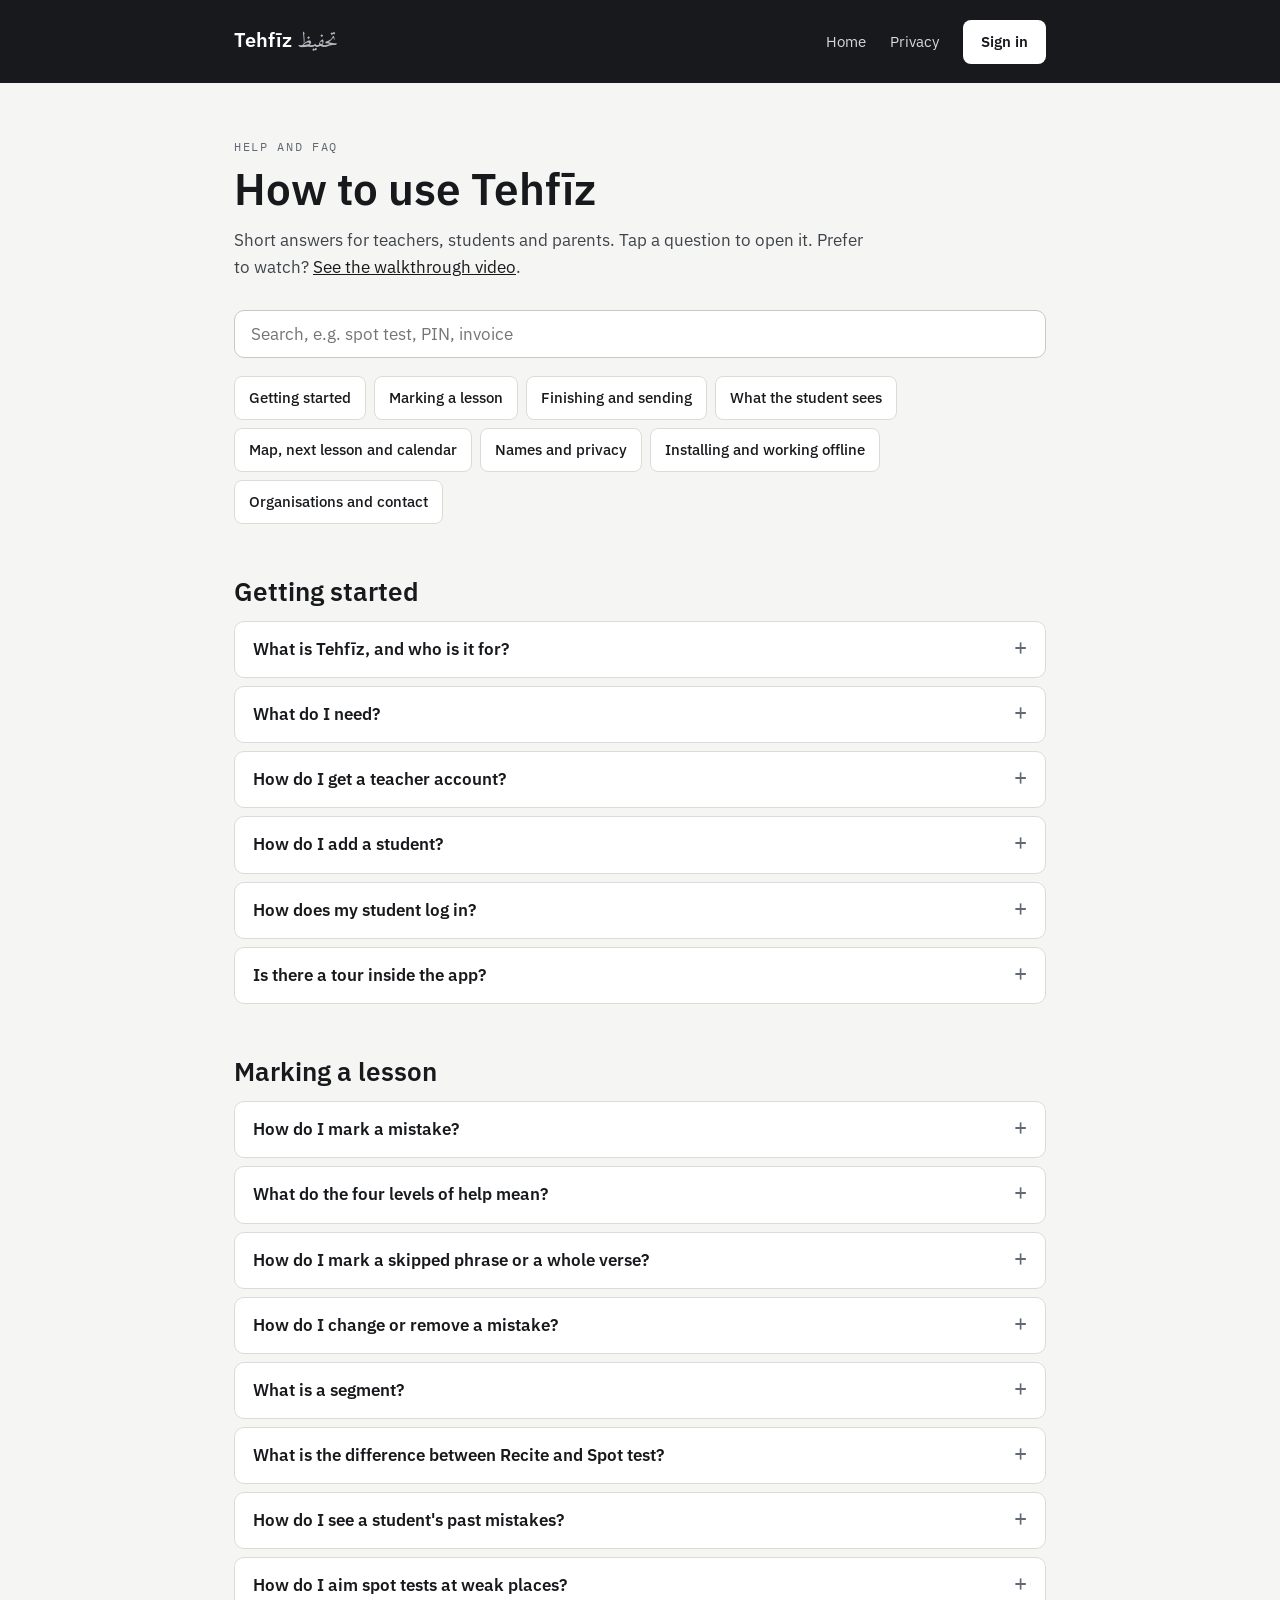
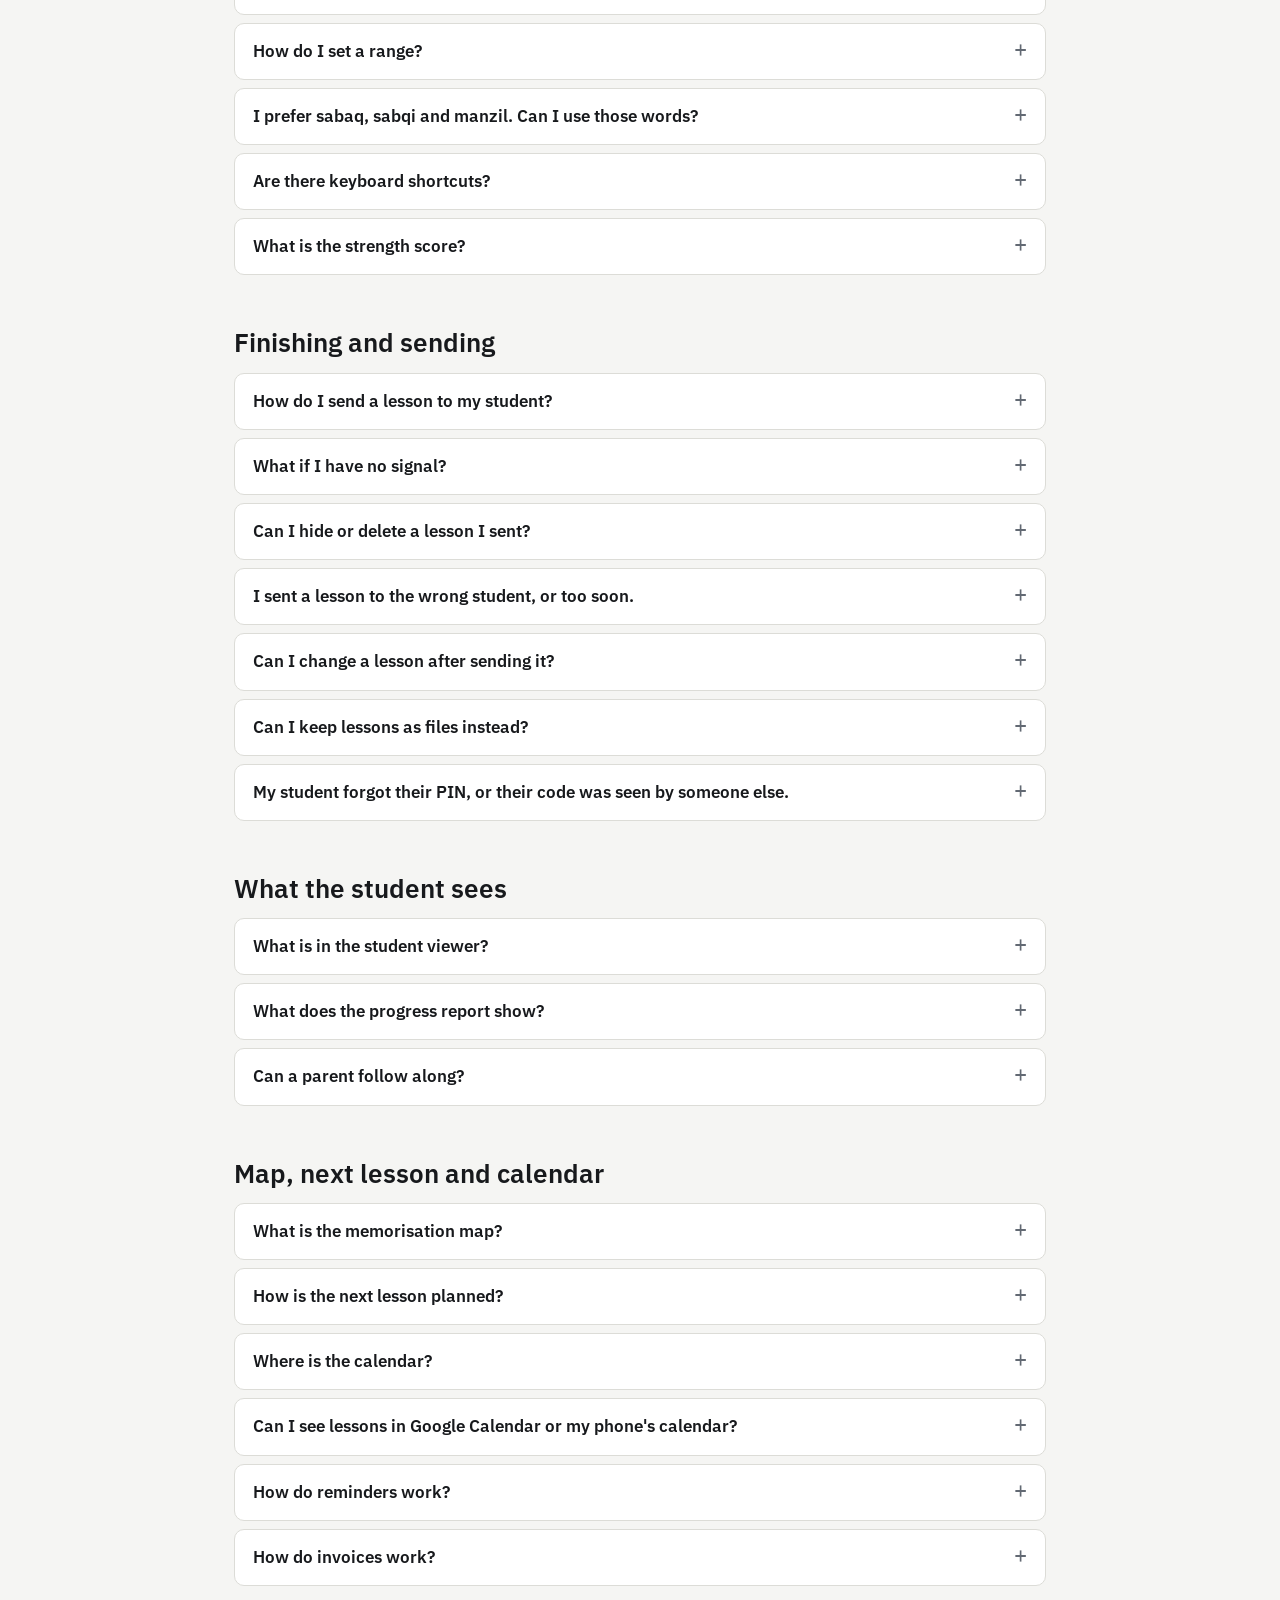
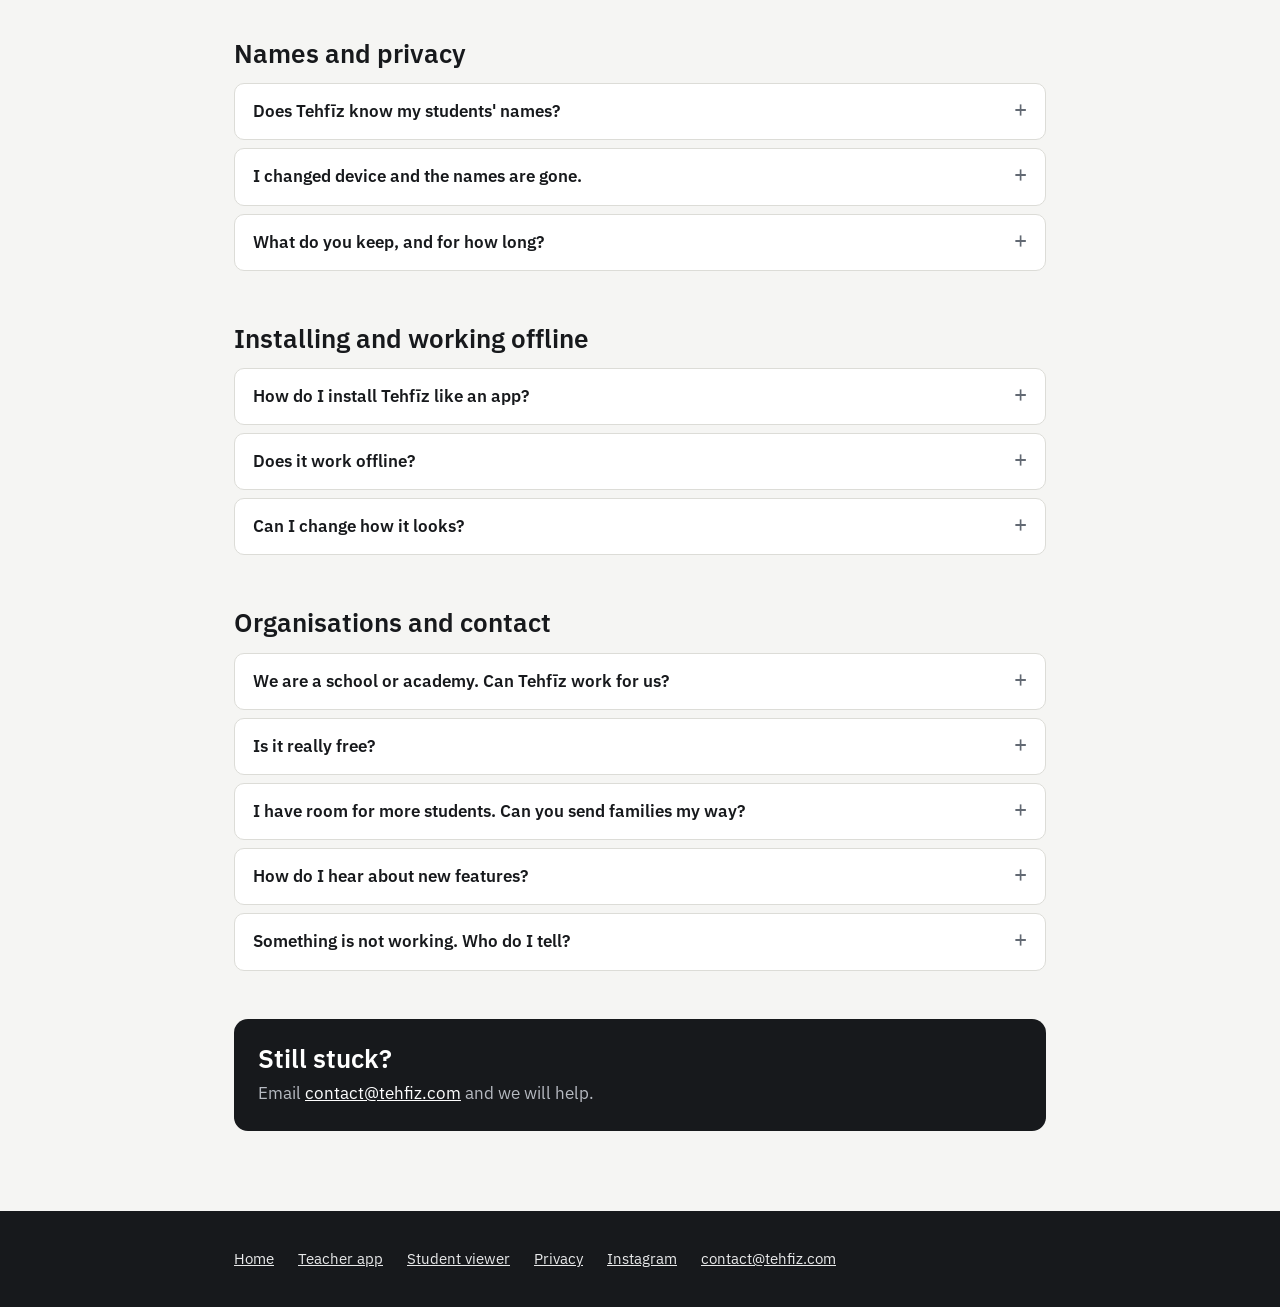
<file: help/index.html>
<!DOCTYPE html>
<!-- Tehfīz help page — v0_5 (17 Nov 2026). Generated once; edit by hand from here.
     v0_5: a search box; past mistakes, weak-place spots, editing a sent lesson, tour topics. -->
<html lang="en">
<head>
<meta charset="UTF-8">
<meta name="viewport" content="width=device-width, initial-scale=1.0">
<title>Help and FAQ — Tehfīz</title>
<link rel="icon" type="image/png" sizes="32x32" href="/app/shared/icons/teacher-32.png">
<meta name="description" content="How to use Tehfīz: getting started, marking a hifz lesson, sending it to a student, the memorisation map, calendar, invoices, privacy and installing the app.">
<link rel="canonical" href="https://tehfiz.com/help/">
<meta property="og:type" content="article">
<meta property="og:site_name" content="Tehfīz">
<meta property="og:url" content="https://tehfiz.com/help/">
<meta property="og:title" content="Help and FAQ — Tehfīz">
<meta property="og:description" content="Getting started, marking a lesson, sending it, the memorisation map, calendar, invoices, privacy and installing the app.">
<meta property="og:image" content="https://tehfiz.com/og-home-3.jpg">
<meta property="og:image:width" content="1200">
<meta property="og:image:height" content="630">
<meta property="og:image:alt" content="Tehfīz — mark a hifz lesson on the mushaf itself.">
<meta name="twitter:image" content="https://tehfiz.com/og-home-3.jpg">
<meta name="twitter:card" content="summary_large_image">
<link rel="preconnect" href="https://fonts.googleapis.com">
<link rel="preconnect" href="https://fonts.gstatic.com" crossorigin>
<link href="https://fonts.googleapis.com/css2?family=IBM+Plex+Sans:wght@400;500;600&family=IBM+Plex+Mono:wght@400;500&family=Amiri&display=swap" rel="stylesheet">
<style>
*,*::before,*::after{box-sizing:border-box}
html{scroll-behavior:smooth;-webkit-text-size-adjust:100%}
body{margin:0;background:#f5f5f3;color:#17191c;font:400 17px/1.6 'IBM Plex Sans',system-ui,-apple-system,'Segoe UI',sans-serif}
a{color:#17191c}a:hover{color:#3f444b}
:focus-visible{outline:2px solid #6ea8fe;outline-offset:2px}
header{background:#17191c;color:#e8e9ea}
header nav{max-width:860px;margin:0 auto;padding:14px 24px;display:flex;align-items:center;gap:12px 24px}
header a{color:#d6d8dc;text-decoration:none;font-size:15px;padding:10px 0}
header a:hover,footer a:hover{color:#fff}
header .brand{color:#fff;font-size:20px;font-weight:600;margin-right:auto}
header .brand span{font-family:'Amiri',serif;font-weight:400;color:#b6bac1}
header .cta{background:#fff;color:#17191c;font-weight:600;padding:10px 18px;border-radius:8px}
header .cta:hover{color:#17191c;background:#ecece8}
main{max-width:860px;margin:0 auto;padding:clamp(32px,6vw,56px) 24px 80px}
.eyebrow{font:400 12px 'IBM Plex Mono',monospace;letter-spacing:.14em;text-transform:uppercase;color:#626973;margin:0 0 10px}
h1{font-size:clamp(30px,6vw,44px);line-height:1.12;font-weight:600;margin:0 0 14px}
.lede{color:#3f444b;margin:0 0 28px;max-width:640px}
.toc{list-style:none;margin:0 0 8px;padding:0;display:flex;flex-wrap:wrap;gap:8px}
.toc a{display:block;padding:9px 14px;border:1px solid #dcdcd7;border-radius:8px;background:#fff;text-decoration:none;font-size:15px;font-weight:500}
.toc a:hover{border-color:#17191c;color:#17191c}
section{padding-top:44px;scroll-margin-top:8px}
h2{font-size:clamp(22px,4vw,26px);line-height:1.2;font-weight:600;margin:0 0 14px}
details{background:#fff;border:1px solid #dcdcd7;border-radius:10px;margin:0 0 8px}
summary{cursor:pointer;padding:14px 44px 14px 18px;font-weight:600;list-style:none;position:relative;min-height:48px}
summary::-webkit-details-marker{display:none}
summary::after{content:"+";position:absolute;right:18px;top:12px;font:400 22px/1.2 'IBM Plex Mono',monospace;color:#626973}
details[open] summary::after{content:"\2212"}
.a{padding:0 18px 16px;color:#3f444b}
.a p{margin:0 0 10px}.a>*:last-child{margin-bottom:0}
.a ol,.a ul{margin:0 0 10px;padding-left:22px}.a li{margin:0 0 6px}
.a b{color:#17191c;font-weight:600}
code,kbd{font:500 .88em 'IBM Plex Mono',monospace;background:#ecece8;border:1px solid #dcdcd7;border-radius:5px;padding:1px 6px;color:#17191c}
table{border-collapse:collapse;width:100%;margin:0 0 10px;font-size:16px}
th,td{text-align:left;vertical-align:top;padding:8px 10px;border-bottom:1px solid #dcdcd7}
th{font-weight:600;color:#17191c}
.still{margin-top:48px;padding:24px;background:#17191c;color:#e8e9ea;border-radius:14px}
.still h2{color:#fff;margin-bottom:6px}.still p{margin:0;color:#b6bac1}.still a{color:#fff}
footer{background:#17191c;color:#b6bac1}
footer div{max-width:860px;margin:0 auto;padding:28px 24px;display:flex;flex-wrap:wrap;gap:6px 24px;font-size:15px}
footer a{color:#e8e9ea;padding:8px 0}
@media (max-width:520px){header .nv{display:none}}
.hs{margin:0 0 18px}
.hs-l{position:absolute;width:1px;height:1px;overflow:hidden;clip:rect(0 0 0 0)}
#helpQ{width:100%;min-height:48px;padding:12px 16px;border:1px solid #c9c9c3;border-radius:10px;background:#fff;color:#17191c;font:400 17px 'IBM Plex Sans',system-ui,sans-serif}
#helpQ:focus{border-color:#17191c;outline:none;box-shadow:0 0 0 3px rgba(23,25,28,.12)}
.hs-n{margin:8px 2px 0;font-size:15px;color:#626973;min-height:1em}
.hs-n:empty{display:none}
mark{background:#fdf3d4;color:inherit;border-radius:3px;padding:0 1px}
.searching .toc{display:none}
@media (prefers-reduced-motion:reduce){html{scroll-behavior:auto}}
</style>
</head>
<body>
<header>
<nav aria-label="Main">
<a class="brand" href="/">Tehfīz <span lang="ar">تحفيظ</span></a>
<a class="nv" href="/">Home</a>
<a class="nv" href="/privacy/">Privacy</a>
<a class="cta" href="/app/teacher/">Sign in</a>
</nav>
</header>
<main>
<p class="eyebrow">Help and FAQ</p>
<h1>How to use Tehfīz</h1>
<p class="lede">Short answers for teachers, students and parents. Tap a question to open it. Prefer to watch? <a href="https://www.youtube.com/watch?v=3KipPz4yiUc" target="_blank" rel="noopener">See the walkthrough video</a>.</p>
<div class="hs" role="search">
<label for="helpQ" class="hs-l">Search the answers</label>
<input id="helpQ" type="search" placeholder="Search, e.g. spot test, PIN, invoice" autocomplete="off" spellcheck="false">
<p id="helpN" class="hs-n" aria-live="polite"></p>
</div>
<nav aria-label="On this page"><ul class="toc"><li><a href="#start">Getting started</a></li><li><a href="#marking">Marking a lesson</a></li><li><a href="#sending">Finishing and sending</a></li><li><a href="#viewer">What the student sees</a></li><li><a href="#between">Map, next lesson and calendar</a></li><li><a href="#privacy">Names and privacy</a></li><li><a href="#install">Installing and working offline</a></li><li><a href="#more">Organisations and contact</a></li></ul></nav>
<section id="start">
<h2>Getting started</h2>
<details>
<summary>What is Tehfīz, and who is it for?</summary>
<div class="a"><p>Tehfīz is a free web app for Quran teachers. You use it while you listen to a student recite, online or in person: you tap the word they stumbled on, record how much help you gave, and send them the lesson when you finish. It suits teachers of hifz, tajweed and revision, with one student or many.</p></div>
</details>
<details>
<summary>What do I need?</summary>
<div class="a"><p>A phone, tablet or computer with a browser. There is nothing to download. Teachers sign in with a Google account. Students never need an account: they use a code you give them and a PIN they choose.</p></div>
</details>
<details>
<summary>How do I get a teacher account?</summary>
<div class="a"><ol><li>Open the <a href="/app/teacher/">teacher app</a>.</li><li>Tap <b>Students</b> in the top bar and sign in with Google.</li><li>A new account waits for approval, which we do by hand. Marking lessons and saving them on your device works while you wait. Only sending to students is held back.</li></ol></div>
</details>
<details>
<summary>How do I add a student?</summary>
<div class="a"><p>Type the student's name in the session panel and choose <b>create code</b>, or use <b>New student</b> in the Students panel. Each student gets a code like <code>HUDHUD-S6PX</code>. The code is their identity on Tehfīz. Nothing else needs setting up.</p></div>
</details>
<details>
<summary>How does my student log in?</summary>
<div class="a"><ol><li>Give them the code, or send it to a parent.</li><li>They open the <a href="/app/student/">student viewer</a> and tap <b>Log in</b>.</li><li>They enter the code and choose <b>This is my first time</b>.</li><li>They pick a 4-number PIN and type it twice.</li></ol><p>The PIN is theirs. You never see it.</p></div>
</details>
<details>
<summary>Is there a tour inside the app?</summary>
<div class="a"><p>Yes. Open <b>Menu</b> and choose <b>Take the tour</b>, then pick a topic: the basics, students, spot tests, planning, invoices, or reports and sessions. Each takes a minute or two. Press <kbd>?</kbd> at any time for the built-in help and the keyboard shortcuts. There is also a <a href="https://www.youtube.com/watch?v=3KipPz4yiUc" target="_blank" rel="noopener">walkthrough video on YouTube</a>.</p></div>
</details>
</section>
<section id="marking">
<h2>Marking a lesson</h2>
<details>
<summary>How do I mark a mistake?</summary>
<div class="a"><ol><li>Tap the Arabic word on the mushaf.</li><li>Pick the kind of mistake.</li><li>Pick how much help you gave.</li><li>Add a note if it is useful, then press <b>Add</b> or <kbd>Enter</kbd>.</li></ol><p>For tajweed mistakes you can also name the exact rule.</p></div>
</details>
<details>
<summary>What do the four levels of help mean?</summary>
<div class="a"><table><tr><th>Level</th><th>Name</th><th>What happened</th></tr><tr><td>0</td><td>None</td><td>No help was given. The student corrected themselves or moved past it.</td></tr><tr><td>1</td><td>Repeat</td><td>You asked the student to stop and redo it, without giving any words.</td></tr><tr><td>2</td><td>Hint</td><td>You gave the next word or a short prompt.</td></tr><tr><td>3</td><td>Taught</td><td>You recited a verse, or a large part of one, for the student to follow.</td></tr></table></div>
</details>
<details>
<summary>How do I mark a skipped phrase or a whole verse?</summary>
<div class="a"><ul><li><b>Computer:</b> Shift-click the first word, then click the last.</li><li><b>Phone or tablet:</b> long-press the first word until it pulses, then tap the last.</li><li><b>Whole verse:</b> tap the circle at the end of the verse.</li></ul><p>The first and last word must be in the same verse.</p></div>
</details>
<details>
<summary>How do I change or remove a mistake?</summary>
<div class="a"><p>Every mistake appears in the list beside the mushaf. Tap the pencil to change its type, level or note. Tap ✕ to delete it. Tap the card itself to jump to that word.</p></div>
</details>
<details>
<summary>What is a segment?</summary>
<div class="a"><p>A segment is one passage covered in a lesson. A sitting usually holds several, for example a new lesson and an older revision, and they are recorded separately because they should not be judged by the same standard. One segment is active at a time, and new mistakes are logged against it. Tap another segment to switch.</p></div>
</details>
<details>
<summary>What is the difference between Recite and Spot test?</summary>
<div class="a"><ul><li><b>Recite:</b> the student reads the whole passage. The app fills in the range as you go. These passages earn a strength score.</li><li><b>Spot test:</b> you sample a range. Set the range, then <b>Choose spots</b>: how many, and whether they go at random, at the student's weak places, or a mix. The measure is the pass rate.</li></ul></div>
</details>
<details>
<summary>How do I see a student's past mistakes?</summary>
<div class="a"><p>Choose the student for the lesson, then turn on <b>Past mistakes</b> in <b>View</b> or in <b>Settings → Display</b>, or press <kbd>P</kbd>. Words they got wrong before are outlined, with a number for how many lessons each went wrong in.</p><p><b>Tap the number</b> to see what happened there and when. <b>Tap the word itself</b> to mark a mistake, as usual.</p><p>Past mistakes never count in today's lesson and are never sent.</p></div>
</details>
<details>
<summary>How do I aim spot tests at weak places?</summary>
<div class="a"><p>On a spot test segment, press <b>Choose spots</b> and pick <b>Weak places</b> or <b>Mixed</b>. Weak places come from the student's mistakes in the last three times each page was recited, most needed first. Tick, untick or pin them, or pick a place on the page. Each spot starts two verses before its weak place.</p><p>While you test, a spot can be swapped or removed until it is marked. The progress report shows random spots and weak places apart.</p></div>
</details>
<details>
<summary>How do I set a range?</summary>
<div class="a"><p>Tap a range chip to open the picker and choose Juz, Page, Surah or Ayah. You can type a number, a span such as <code>2-3</code>, or a surah name. Or choose <b>Tap words instead</b> and tap the first and last word on the mushaf.</p></div>
</details>
<details>
<summary>I prefer sabaq, sabqi and manzil. Can I use those words?</summary>
<div class="a"><p>Yes. The labels for new, recent and old can be switched, and your past sessions keep their meaning.</p></div>
</details>
<details>
<summary>Are there keyboard shortcuts?</summary>
<div class="a"><p>Yes. While marking, <kbd>1</kbd> to <kbd>6</kbd> pick the mistake type and <kbd>q</kbd> <kbd>w</kbd> <kbd>e</kbd> <kbd>r</kbd> pick the level. Press <kbd>?</kbd> in the app for the full list. You can change the keys there too.</p></div>
</details>
<details>
<summary>What is the strength score?</summary>
<div class="a"><p>A single figure from 0 to 100 for how solid a passage was. It combines how often the student slipped with how much help each slip needed, measured per verse recited.</p><table><tr><th>Score</th><th>Band</th></tr><tr><td>90 and above</td><td>Very strong</td></tr><tr><td>75 and above</td><td>Strong</td></tr><tr><td>55 and above</td><td>Steady</td></tr><tr><td>35 and above</td><td>Shaky</td></tr><tr><td>Below 35</td><td>Needs work</td></tr></table><p>It shows a dash when it cannot be measured fairly: spot tests, and passages under 10 verses. Compare like with like, new with new and old with old.</p></div>
</details>
</section>
<section id="sending">
<h2>Finishing and sending</h2>
<details>
<summary>How do I send a lesson to my student?</summary>
<div class="a"><ol><li>Tap <b>Finish session</b> at the bottom of the session panel.</li><li>Check the student and the time.</li><li>Tap <b>Send</b>.</li></ol><p>You can also use <b>Send</b> on any saved session in <b>Sessions</b>. Nothing is sent by itself. You decide when a lesson becomes visible.</p></div>
</details>
<details>
<summary>What if I have no signal?</summary>
<div class="a"><p>Sending still works. The lesson is queued and goes out by itself once you are back online. Sessions shows it as <b>Queued</b> until then.</p></div>
</details>
<details>
<summary>Can I hide or delete a lesson I sent?</summary>
<div class="a"><p>Yes. In the Students panel, <b>Open in viewer</b> loads that student's history. There you can <b>Hide</b> a session, which can be reversed, or <b>Delete</b> it, which erases it for good. For a lesson logged by mistake, hide it first.</p></div>
</details>
<details>
<summary>I sent a lesson to the wrong student, or too soon.</summary>
<div class="a"><p>On the screen that says it was sent, choose <b>Send to a different student…</b> or <b>Undo send</b>. Undo takes it back off the student's viewer and map and returns you to Finish session, so you can change it and send it again. For an older lesson, open <b>Sessions</b>, then <b>Sent to students</b>, and use the <b>⋯</b> menu on it.</p></div>
</details>
<details>
<summary>Can I change a lesson after sending it?</summary>
<div class="a"><p>Yes. In <b>Sessions</b>, press <b>Edit</b> on the lesson, make the change, then <b>Finish</b>: <b>Send again</b> replaces the copy your student sees.</p></div>
</details>
<details>
<summary>Can I keep lessons as files instead?</summary>
<div class="a"><p>Yes. A lesson can be saved as a <code>.qrs</code> file and passed on by hand. Sending is an extra route, not a replacement.</p></div>
</details>
<details>
<summary>My student forgot their PIN, or their code was seen by someone else.</summary>
<div class="a"><p>Tap <b>Manage</b> on their row in the Students panel.</p><ul><li><b>Reset PIN:</b> the code stays the same and they pick a new PIN.</li><li><b>Change code:</b> issues a new code and clears the PIN.</li></ul><p>Both sign the student out on every device and stop their calendar link; the viewer asks them to add their calendar again. Afterwards they log in again choosing <b>This is my first time</b>. Their lessons are not affected. A student who mistypes a PIN five times waits fifteen minutes.</p></div>
</details>
</section>
<section id="viewer">
<h2>What the student sees</h2>
<details>
<summary>What is in the student viewer?</summary>
<div class="a"><p>Every mistake highlighted on the mushaf where it happened, with the level of help and your note. The viewer also holds their progress report, their memorised portions and their next lesson.</p></div>
</details>
<details>
<summary>What does the progress report show?</summary>
<div class="a"><ul><li><b>Condition over time</b>, with separate lines for new, recent and old.</li><li><b>What keeps coming back:</b> words missed again in later lessons.</li><li><b>What to work on next</b>, ranked.</li><li><b>Spot test results</b> over time.</li></ul><p>The teacher sees the same report.</p></div>
</details>
<details>
<summary>Can a parent follow along?</summary>
<div class="a"><p>Yes. A parent can open the viewer with the student's code and PIN.</p></div>
</details>
</section>
<section id="between">
<h2>Map, next lesson and calendar</h2>
<details>
<summary>What is the memorisation map?</summary>
<div class="a"><p>A page-by-page, juz-by-juz picture of what a student has memorised, marked old, recent and new. It is in the student's profile. Each new lesson is added to the map when you finish the session.</p></div>
</details>
<details>
<summary>How is the next lesson planned?</summary>
<div class="a"><p>Set the student's weekly days and times once, in their time zone and yours. After each lesson the next one fills itself in with what to prepare, and the next old portion is suggested by rotation. You can change any of it. The student sees the next lesson in their viewer.</p></div>
</details>
<details>
<summary>Where is the calendar?</summary>
<div class="a"><p>Open <b>Menu</b> and choose <b>Calendar</b>, or press <kbd>c</kbd>. It shows the week for all your students.</p></div>
</details>
<details>
<summary>Can I see lessons in Google Calendar or my phone's calendar?</summary>
<div class="a"><p>Yes. The calendar gives you a private link that puts your lessons in your own calendar app. Students can get a link for theirs. Calendar apps fetch the link on their own schedule, so a change can take some hours to show, and Google Calendar is often the slowest.</p></div>
</details>
<details>
<summary>How do reminders work?</summary>
<div class="a"><p>Tehfīz writes the message for you: a reminder, running late, or cancelled. Copy it, or open it in WhatsApp. Tehfīz does not send messages itself.</p></div>
</details>
<details>
<summary>How do invoices work?</summary>
<div class="a"><p>Lessons are timed and totalled per student, by month or for any dates you choose. Open <b>Menu</b> and choose <b>Invoices</b> to print an invoice or mark it paid.</p></div>
</details>
</section>
<section id="privacy">
<h2>Names and privacy</h2>
<details>
<summary>Does Tehfīz know my students' names?</summary>
<div class="a"><p>No. There is no name field in our database. A student is a code. The name beside it stays on your device.</p></div>
</details>
<details>
<summary>I changed device and the names are gone.</summary>
<div class="a"><p>Names live on the device where you typed them, so a new device or cleared browser data shows codes without names. To avoid this, turn on <b>name sync</b> in the Students panel, which keeps a copy in your own Google Drive, or export the roster and keep it somewhere safe.</p></div>
</details>
<details>
<summary>What do you keep, and for how long?</summary>
<div class="a"><p>The <a href="/privacy/">privacy page</a> lists everything we store, why, and how to have it deleted.</p></div>
</details>
</section>
<section id="install">
<h2>Installing and working offline</h2>
<details>
<summary>How do I install Tehfīz like an app?</summary>
<div class="a"><ul><li><b>Android or computer:</b> open <b>Menu</b> and choose <b>Install the app</b>.</li><li><b>iPhone or iPad:</b> open the page in Safari, tap <b>Share</b>, then <b>Add to Home Screen</b>.</li></ul><p>The teacher app and the student viewer install separately.</p></div>
</details>
<details>
<summary>Does it work offline?</summary>
<div class="a"><p>Yes, once it has been opened online at least once on that device. You can mark a lesson with no signal, and sending waits until you are back online.</p></div>
</details>
<details>
<summary>Can I change how it looks?</summary>
<div class="a"><p>Yes. Open <b>Settings</b> and look under <b>Display</b> to pick a colour theme: Graphite, Lapis, Mulberry or Gold. You can also choose light, dark, or follow your device. This works in both the teacher app and the student viewer.</p></div>
</details>
</section>
<section id="more">
<h2>Organisations and contact</h2>
<details>
<summary>We are a school or academy. Can Tehfīz work for us?</summary>
<div class="a"><p>Write to <a href="mailto:contact@tehfiz.com">contact@tehfiz.com</a> and tell us how your institution works. We build features for organisations on request, such as an organisation account that adds and removes teachers, assigns students to several teachers, and sees the organisation's data together.</p></div>
</details>
<details>
<summary>Is it really free?</summary>
<div class="a"><p>Yes, for every teacher and every student, with no adverts. If you would like to help with the running costs, you can <a href="https://patreon.com/tehfiz" target="_blank" rel="noopener">support Tehfīz on Patreon</a>.</p></div>
</details>
<details>
<summary>I have room for more students. Can you send families my way?</summary>
<div class="a"><p>Yes. In the teacher app, open your <b>teaching profile</b> from Settings, fill it in, and tick <b>Recommend students to me when available</b>.</p></div>
</details>
<details>
<summary>How do I hear about new features?</summary>
<div class="a"><p>Use the <b>Get updates</b> box on the <a href="/#updates">homepage</a>. We send a confirmation email first, and every update has an unsubscribe link. Tehfīz is also on <a href="https://www.instagram.com/tehfiz.hifz/" target="_blank" rel="noopener">Instagram</a>.</p></div>
</details>
<details>
<summary>Something is not working. Who do I tell?</summary>
<div class="a"><p>Email <a href="mailto:contact@tehfiz.com">contact@tehfiz.com</a>. It helps to say which device and browser you use, and what you were doing when it happened.</p></div>
</details>
</section>
<div class="still">
<h2>Still stuck?</h2>
<p>Email <a href="mailto:contact@tehfiz.com">contact@tehfiz.com</a> and we will help.</p>
</div>
</main>
<script>
/* v0_5: search. Every word typed must appear in a question or its answer
   (accents ignored: "tehfiz" finds Tehfīz). Matching answers open; sections
   with none hide. Clearing the box puts every question back as it was. */
(function(){
  var q=document.getElementById('helpQ'), n=document.getElementById('helpN');
  var items=[].slice.call(document.querySelectorAll('main details'));
  var fold=function(x){return x.normalize('NFD').replace(/[\u0300-\u036f]/g,'').toLowerCase();};
  var data=items.map(function(d){return {d:d, t:fold(d.textContent), was:d.open, html:d.innerHTML};});
  function clearMarks(x){ if(x.marked){ x.d.innerHTML=x.html; x.marked=false; } }
  function mark(x, words){
    var walk=document.createTreeWalker(x.d,NodeFilter.SHOW_TEXT), nodes=[], t;
    while((t=walk.nextNode())) nodes.push(t);
    nodes.forEach(function(node){
      var s=node.nodeValue, f=fold(s), hits=[];
      words.forEach(function(w){ var i=f.indexOf(w); while(i>=0){ hits.push([i,i+w.length]); i=f.indexOf(w,i+w.length); } });
      if(!hits.length || f.length!==s.length) return;
      hits.sort(function(a,b){return a[0]-b[0];});
      var frag=document.createDocumentFragment(), at=0;
      hits.forEach(function(h){ if(h[0]<at) return; frag.appendChild(document.createTextNode(s.slice(at,h[0]))); var m=document.createElement('mark'); m.textContent=s.slice(h[0],h[1]); frag.appendChild(m); at=h[1]; });
      frag.appendChild(document.createTextNode(s.slice(at)));
      node.parentNode.replaceChild(frag,node);
    });
    x.marked=true;
  }
  function run(){
    var words=fold(q.value).split(/\s+/).filter(Boolean);
    document.body.classList.toggle('searching', !!words.length);
    var shown=0;
    data.forEach(function(x){
      clearMarks(x);
      if(!words.length){ x.d.hidden=false; x.d.open=x.was; return; }
      var ok=words.every(function(w){return x.t.indexOf(w)>=0;});
      x.d.hidden=!ok; if(ok){ shown++; x.d.open=true; mark(x, words); }
    });
    [].forEach.call(document.querySelectorAll('main section'), function(sec){
      sec.hidden = !!words.length && !sec.querySelector('details:not([hidden])');
    });
    n.textContent = !words.length ? '' : shown ? shown+' answer'+(shown===1?'':'s') : 'No answers match. Try other words, or email contact@tehfiz.com.';
  }
  // Remember which were open before a search, so clearing it restores them.
  q.addEventListener('focus', function(){ if(!q.value) data.forEach(function(x){ x.was=x.d.open; }); });
  q.addEventListener('input', run);
  q.addEventListener('keydown', function(e){ if(e.key==='Escape'){ q.value=''; run(); } });
  document.addEventListener('keydown', function(e){
    if(e.key==='/' && document.activeElement!==q && !/INPUT|TEXTAREA/.test((document.activeElement||{}).tagName||'')){ e.preventDefault(); q.focus(); }
  });
})();
</script>
<footer><div>
<a href="/">Home</a>
<a href="/app/teacher/">Teacher app</a>
<a href="/app/student/">Student viewer</a>
<a href="/privacy/">Privacy</a>
<a href="https://www.instagram.com/tehfiz.hifz/" target="_blank" rel="noopener">Instagram</a>
<a href="mailto:contact@tehfiz.com">contact@tehfiz.com</a>
</div></footer>
<script>
/* A link to a section or question opens it. */
(function(){function go(){var h=location.hash.slice(1);if(!h)return;var e=document.getElementById(h);if(e&&e.tagName==='DETAILS')e.open=true;}
window.addEventListener('hashchange',go);go();})();
</script>
</body>
</html>
</file>
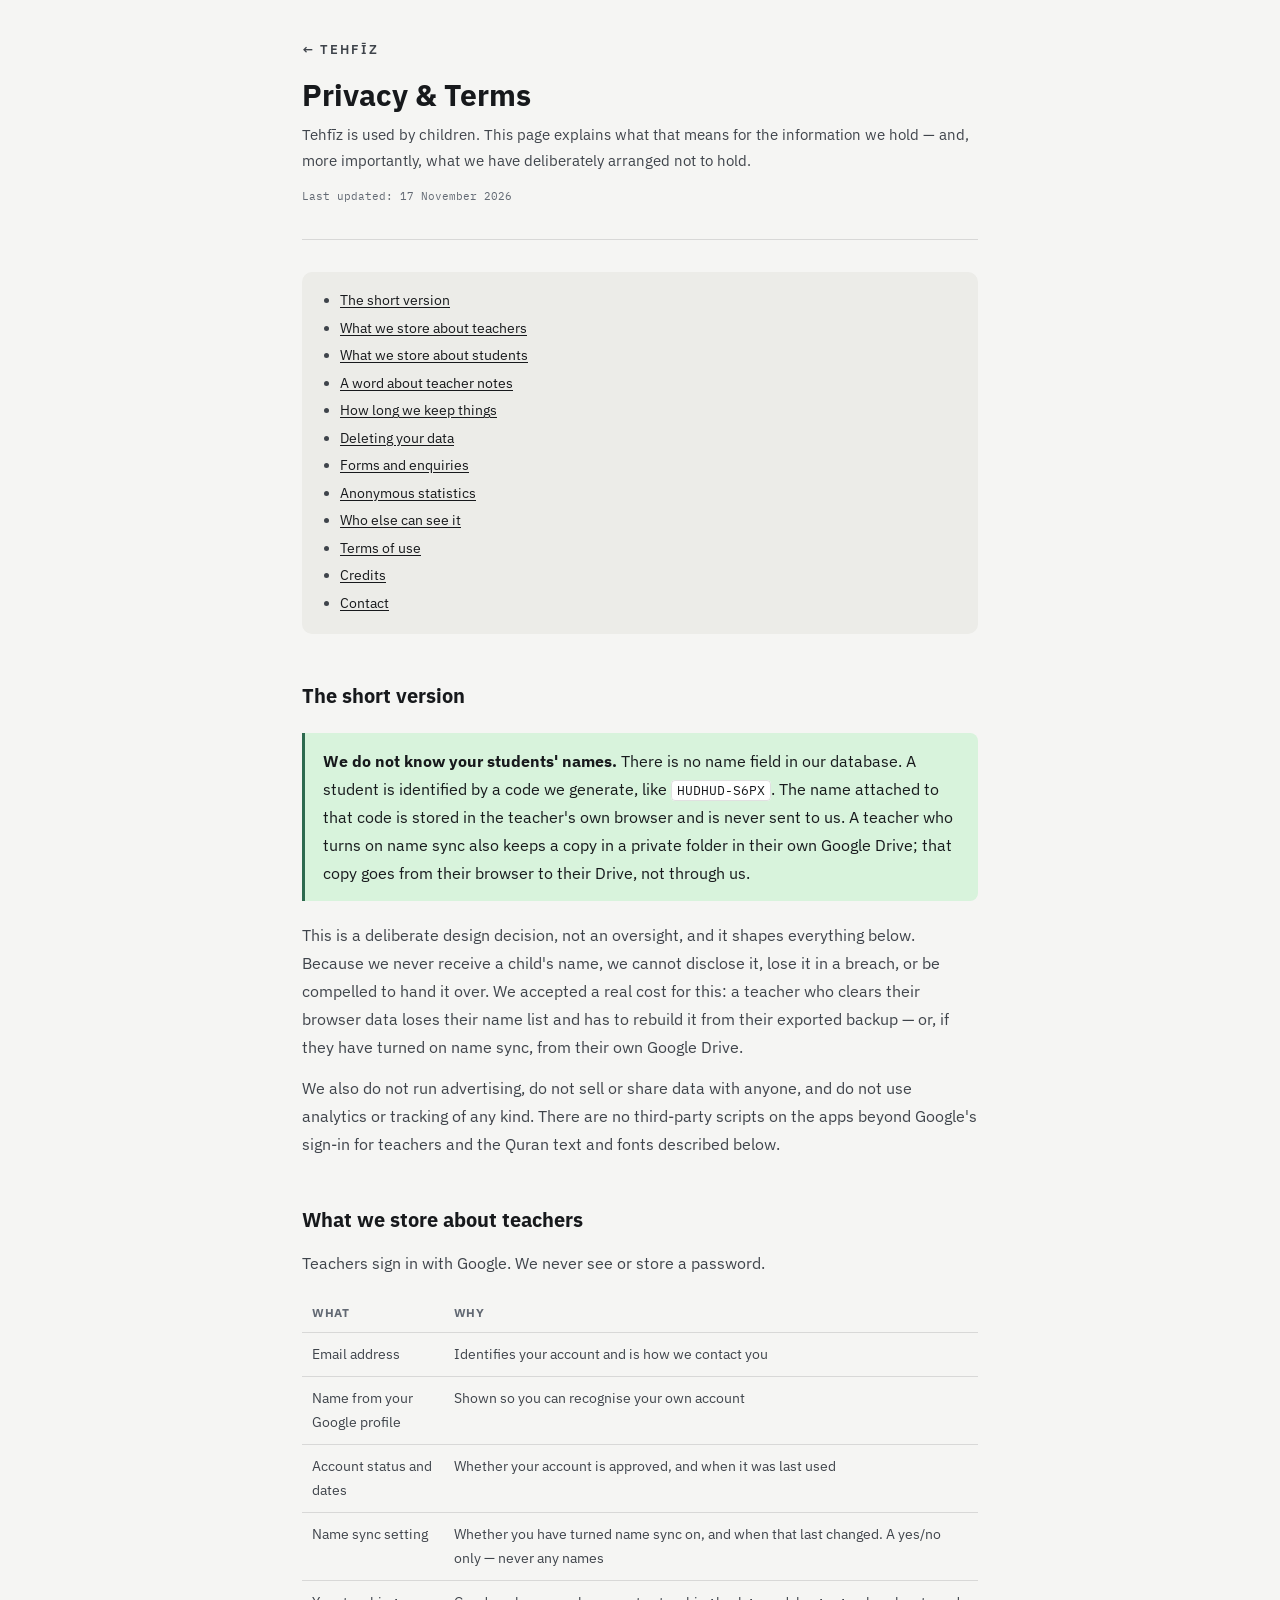
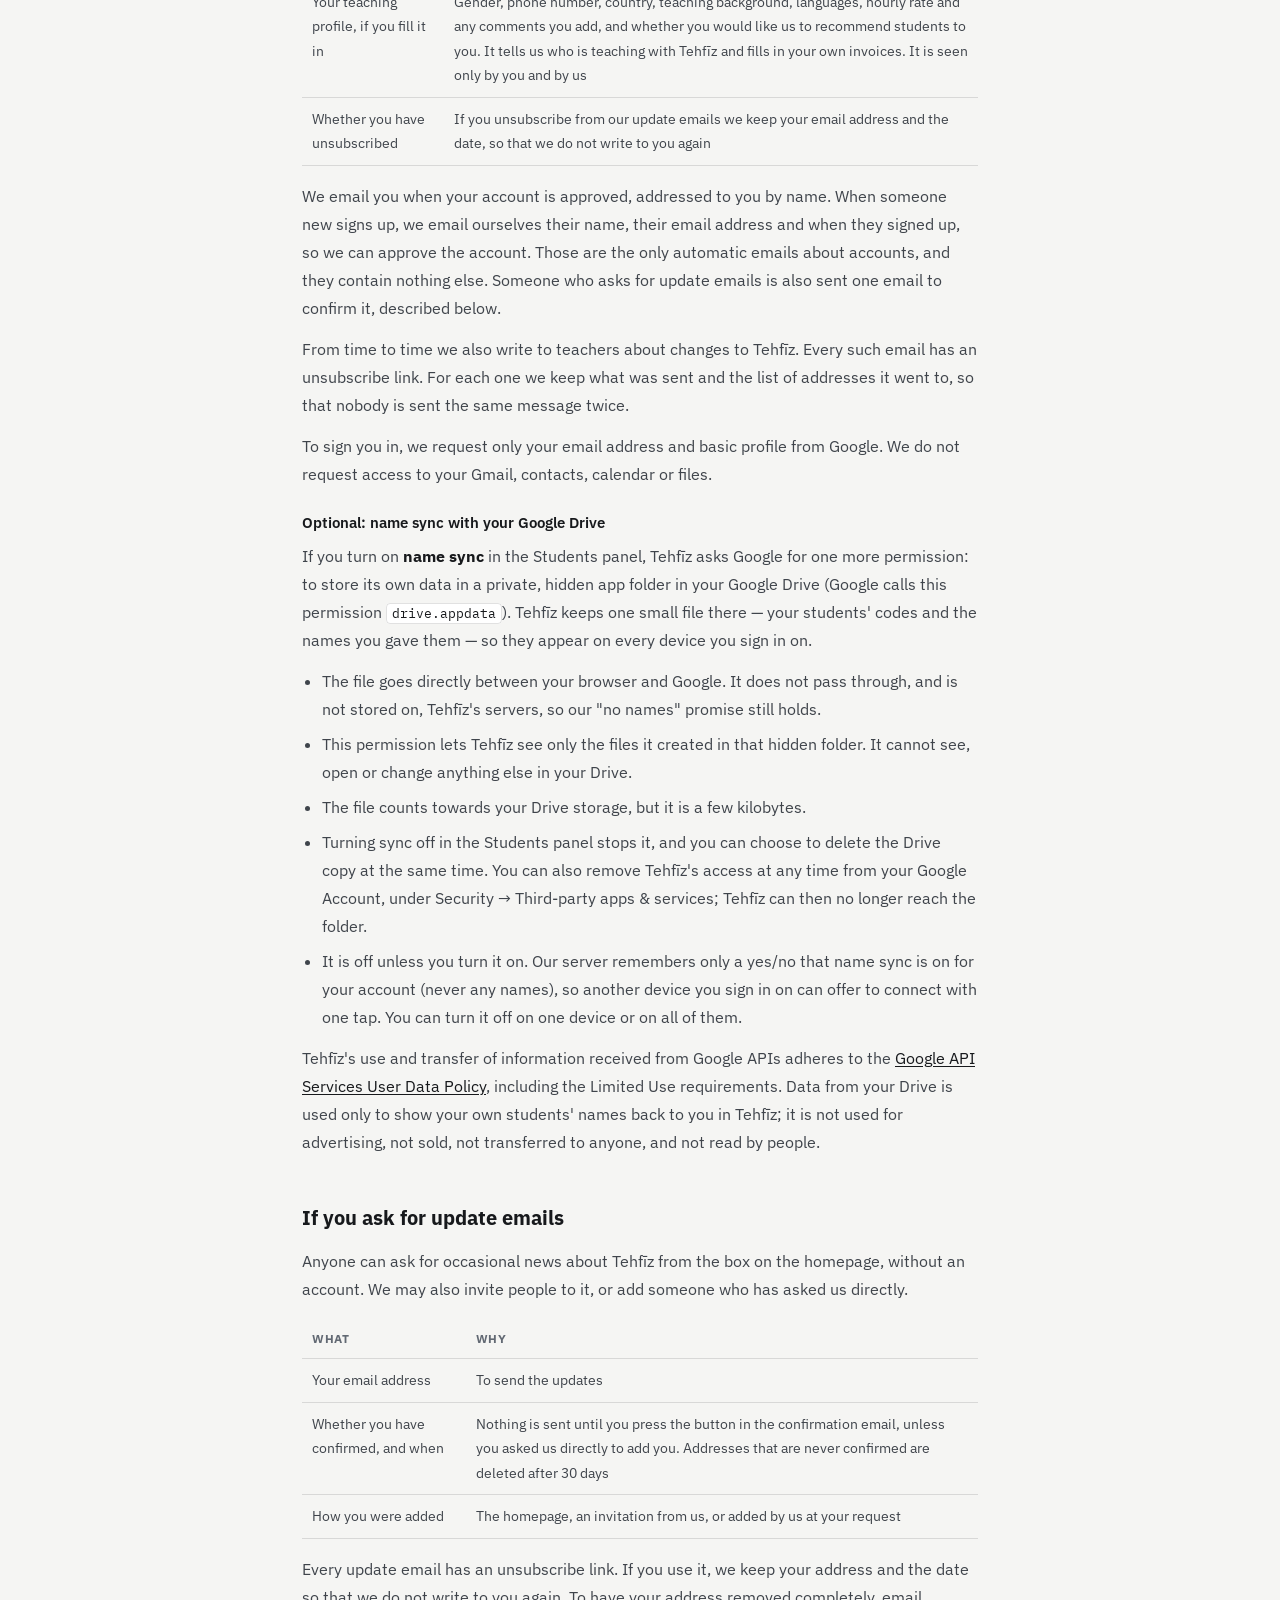
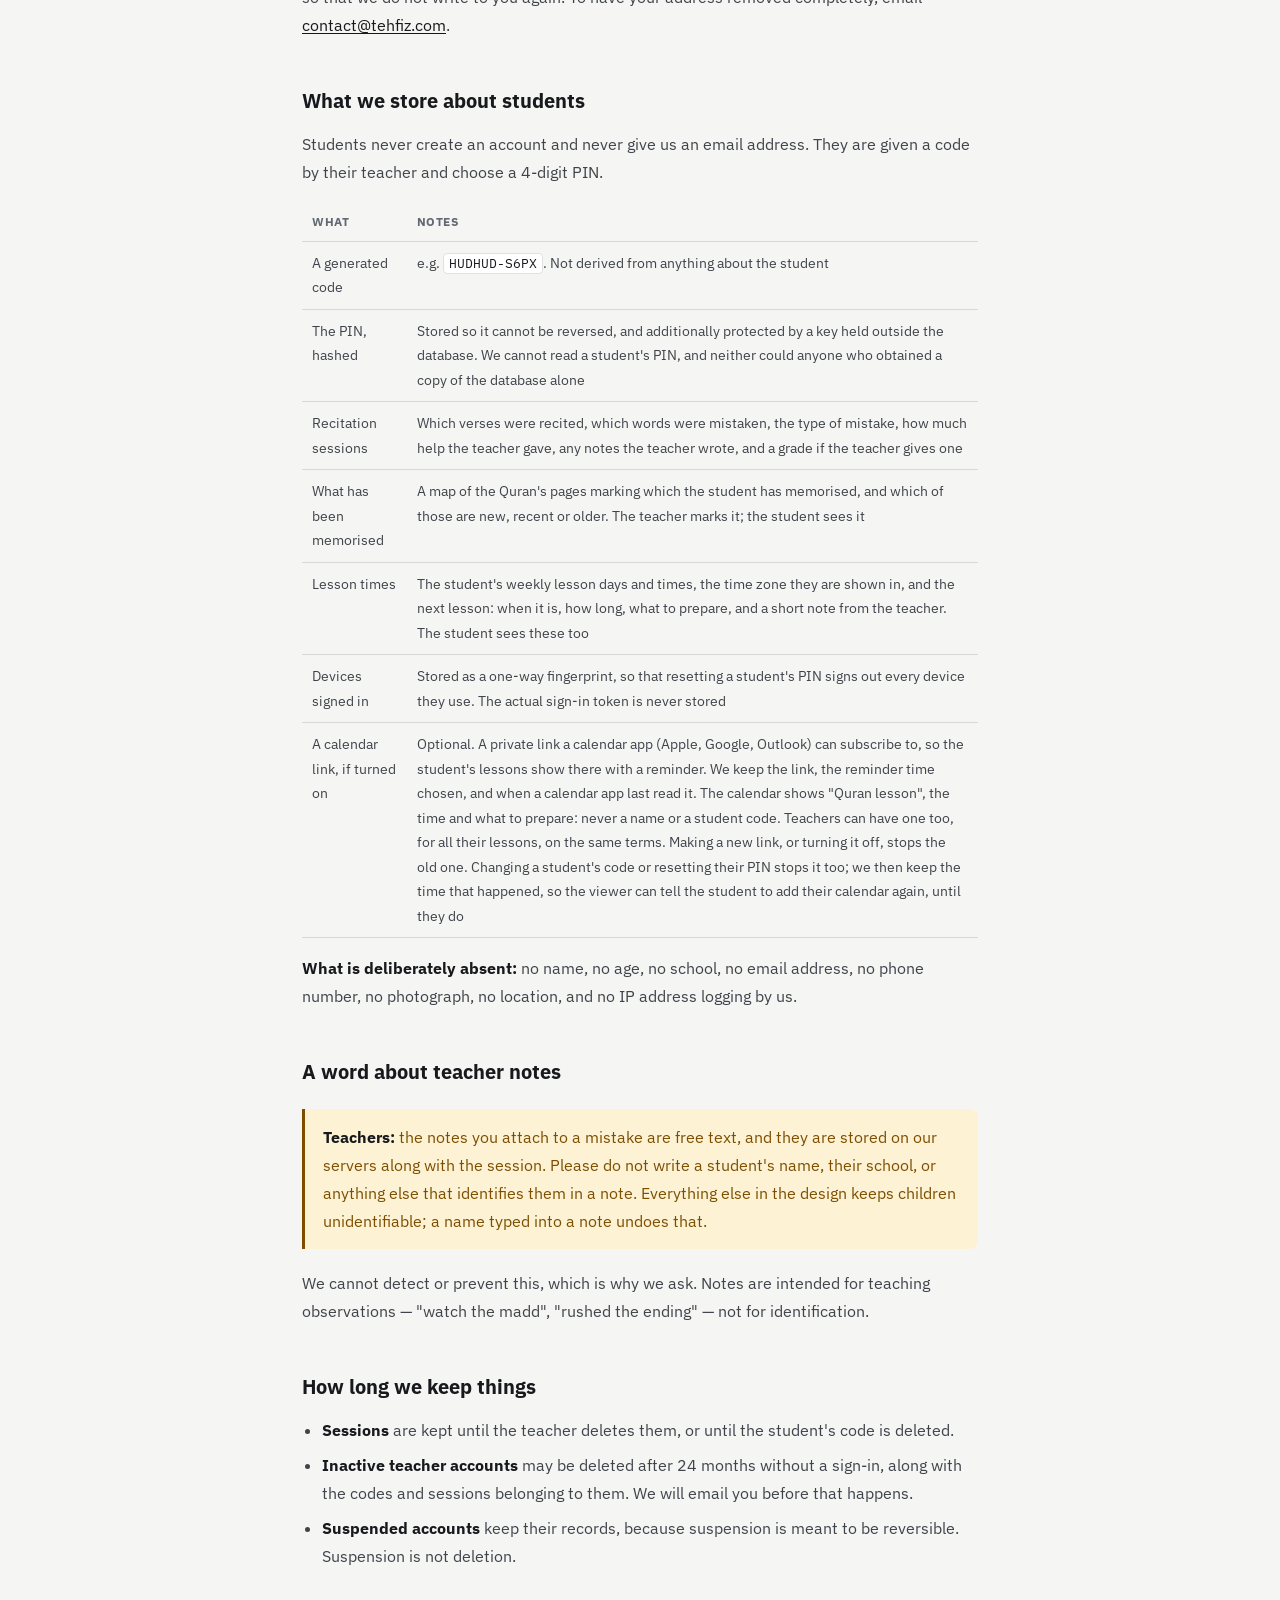
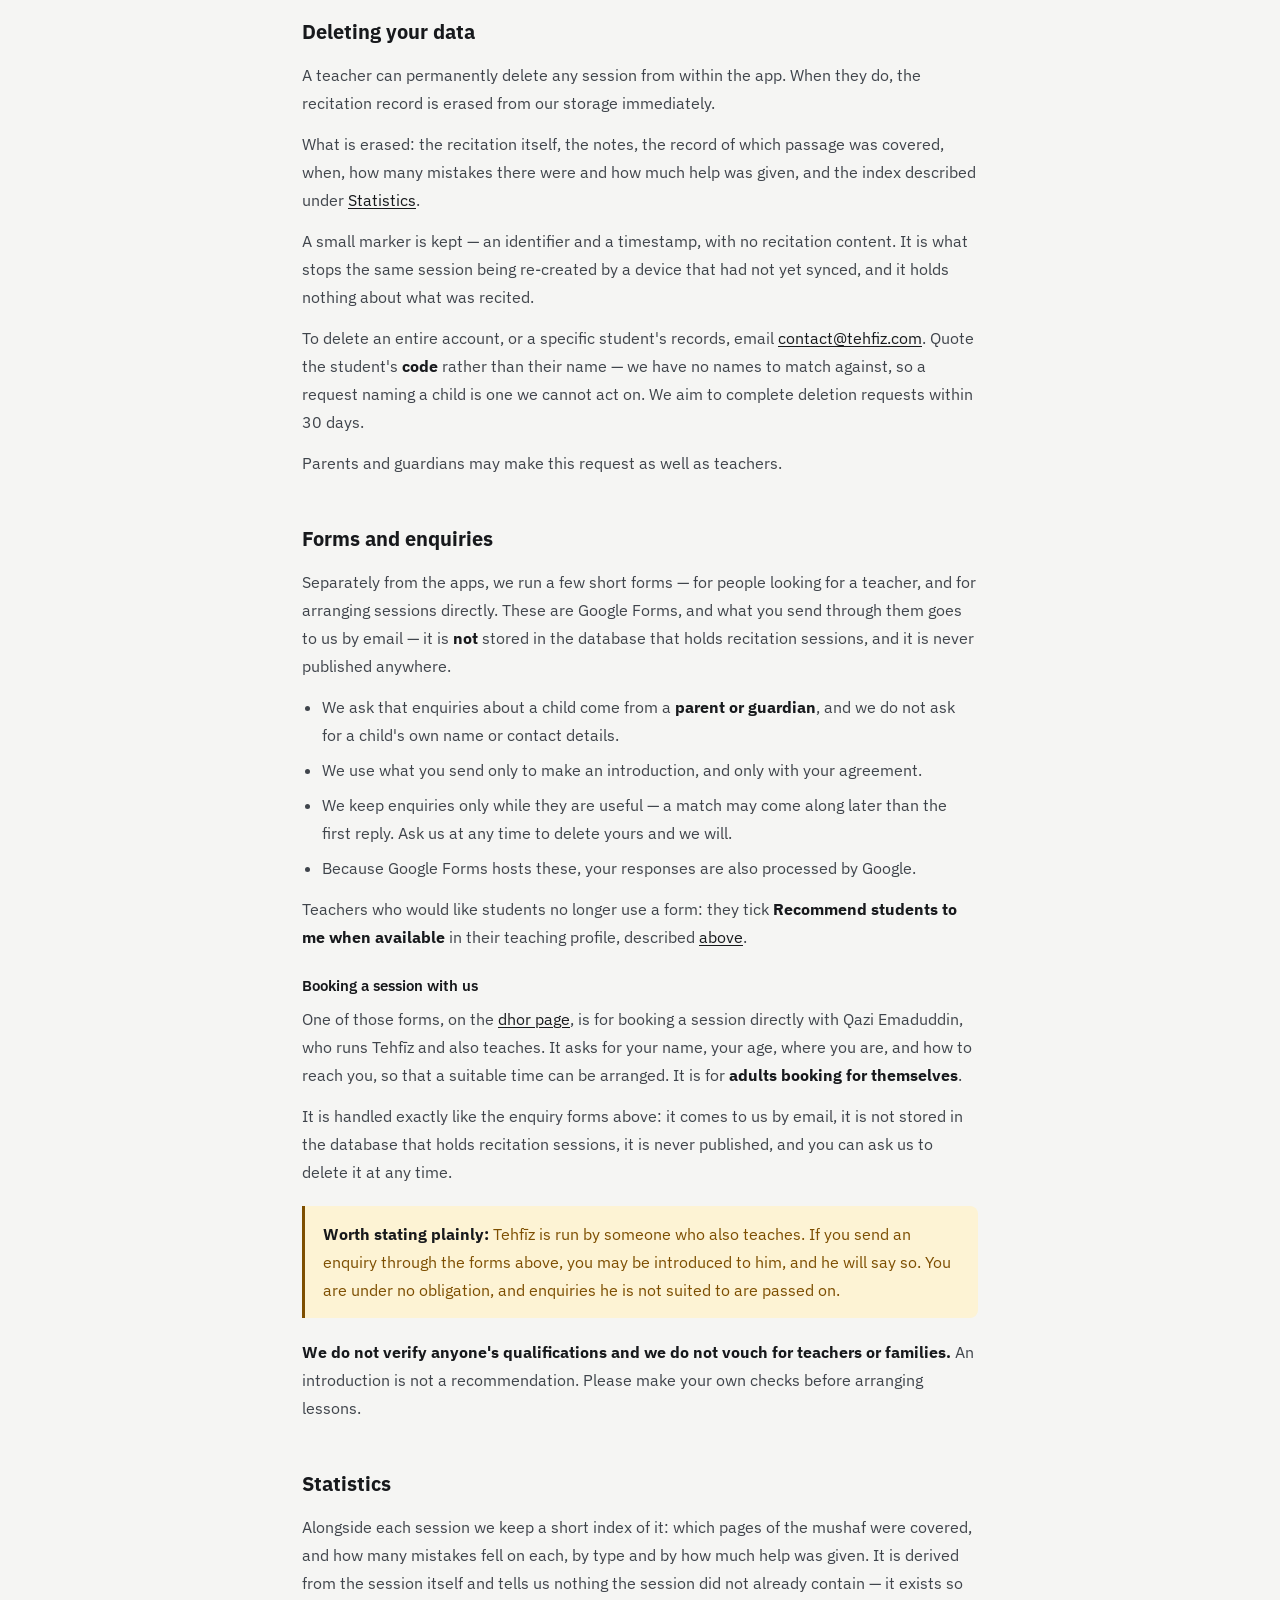
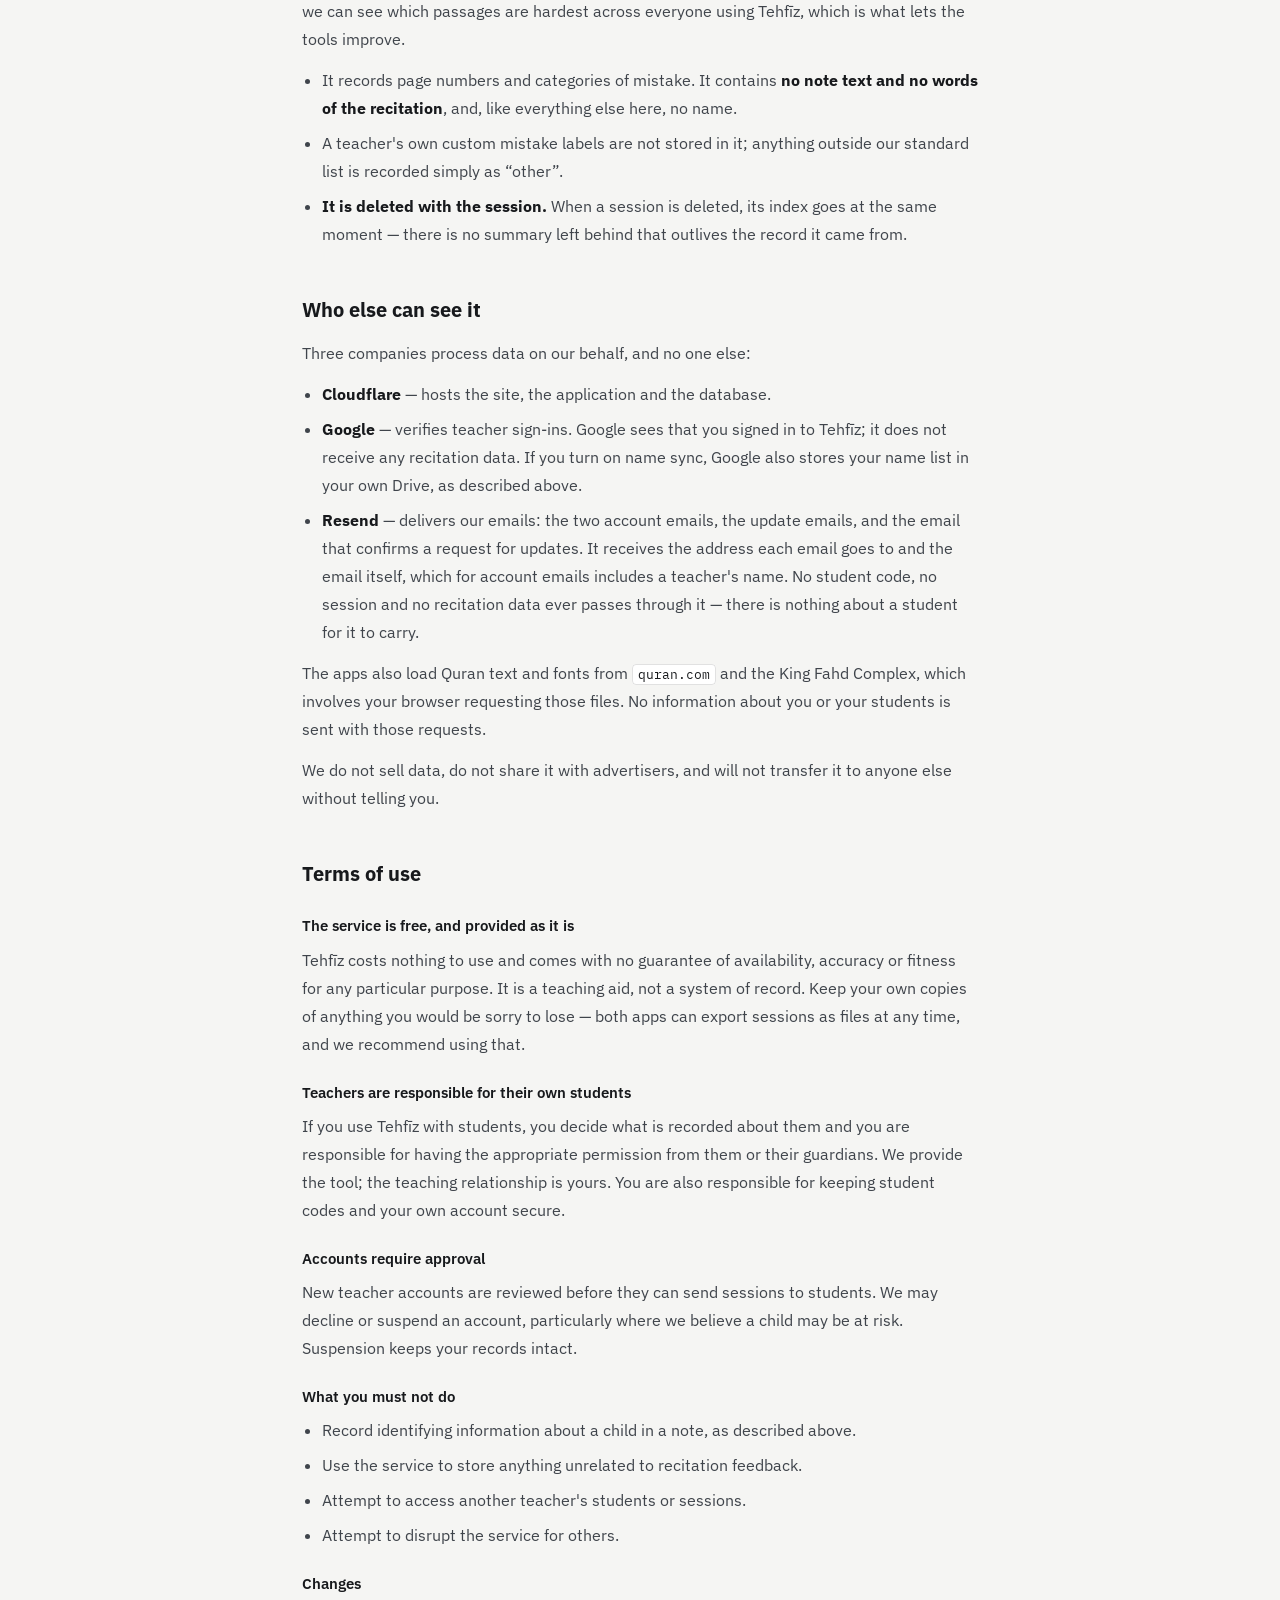
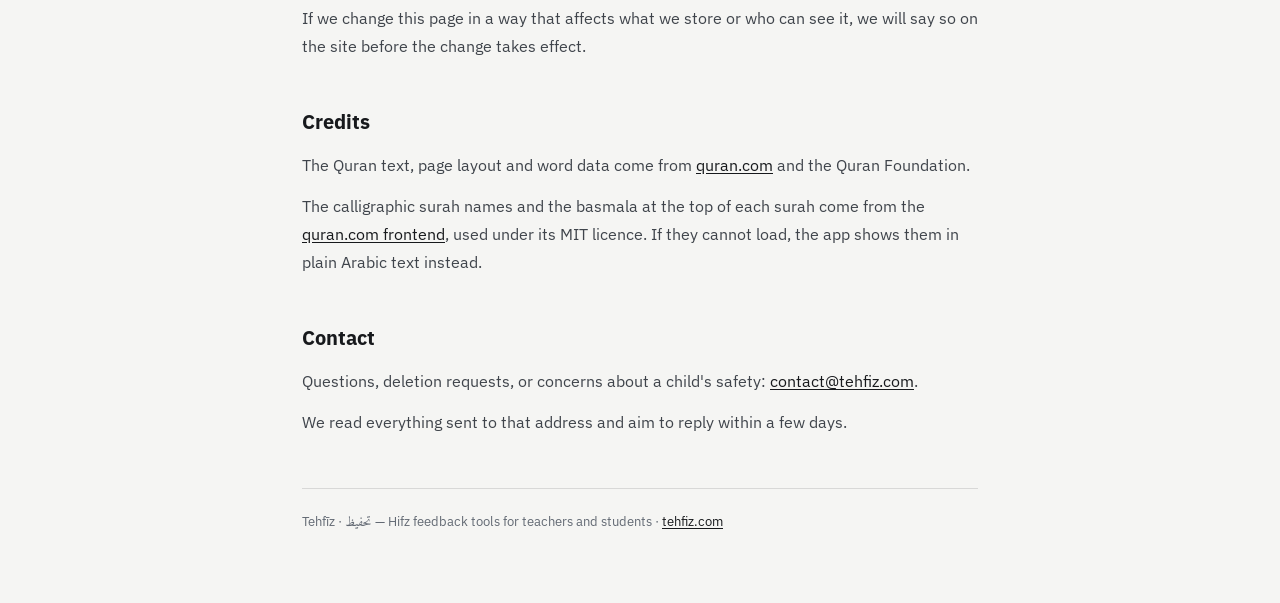
<file: privacy/index.html>
<!DOCTYPE html>
<!--
     Tehfiz privacy & terms — v0_15
     Deploys to privacy/index.html in the `tehfiz` repo.
     Two version strings, not three: filename and the line above. There is no
     APP_VERSION const because there is no script on this page.
-->
<html lang="en">
<head>
<meta charset="UTF-8">
<meta name="viewport" content="width=device-width, initial-scale=1.0">
<meta name="theme-color" content="#17191c">
<title>Privacy &amp; Terms — Tehfīz</title>
<link rel="icon" type="image/png" sizes="32x32" href="/app/shared/icons/teacher-32.png">
<link rel="apple-touch-icon" href="/app/shared/icons/teacher-180.png">
<meta name="theme-color" content="#17191c">
<meta name="description" content="What Tehfīz stores, what it deliberately does not store, and the terms of use.">
<meta name="robots" content="index, follow">
<link rel="canonical" href="https://tehfiz.com/privacy/">

<!-- This page is linked from both apps and from /dhor/, so it does get shared.
     Without these a share renders as a bare grey link. -->
<meta property="og:title" content="Privacy &amp; Terms — Tehfīz">
<meta property="og:description" content="There is no name field in our database. What Tehfīz stores, what it deliberately does not, and the terms of use.">
<meta property="og:url" content="https://tehfiz.com/privacy/">
<meta property="og:type" content="website">
<meta property="og:site_name" content="Tehfīz">
<meta property="og:image" content="https://tehfiz.com/og-home-3.jpg">
<meta property="og:image:width" content="1200">
<meta property="og:image:height" content="630">
<meta property="og:image:alt" content="Tehfīz — mark a hifz lesson on the mushaf itself.">
<meta name="twitter:card" content="summary_large_image">
<meta name="twitter:title" content="Privacy &amp; Terms — Tehfīz">
<meta name="twitter:description" content="There is no name field in our database.">
<meta name="twitter:image" content="https://tehfiz.com/og-home-3.jpg">

<link rel="preconnect" href="https://fonts.googleapis.com">
<link rel="preconnect" href="https://fonts.gstatic.com" crossorigin>
<link href="https://fonts.googleapis.com/css2?family=IBM+Plex+Sans:ital,wght@0,400;0,500;0,600;0,700;1,400&family=IBM+Plex+Mono:wght@400;500&family=Amiri&display=swap" rel="stylesheet">
<style>
*,*::before,*::after{box-sizing:border-box;margin:0;padding:0;}
:root{
  /* Graphite — the same palette as the apps (teacher v4_301, viewer v1_152).
     Names kept from the parchment era so every rule below still resolves:
       --gold        the accent on LIGHT surfaces (fills, borders, labels)
       --gold-light  text on DARK surfaces (nav, hero, footer)
       --gold-pale   a raised light surface (callouts, featured card)
       --on-dark     the accent on DARK surfaces (hero button, nav button)
     Mistake-level colours are data and are unchanged. */
  --ink:#17191c;--ink2:#3f444b;--ink3:#626973;
  --parchment:#f5f5f3;--parchment2:#ecece8;--parchment3:#dcdcd7;
  --gold:#17191c;--gold-pale:#ffffff;
  --green:#2d6a4f;--green-bg:#d8f3dc;
  --amber:#7d4e00;--lvl1-yellow-bg:#fdf3d4;
  --border:rgba(23,25,28,0.13);--border2:rgba(23,25,28,0.25);
}
html{scroll-behavior:smooth;}
body{font-family:'IBM Plex Sans','Amiri',system-ui,-apple-system,'Segoe UI',sans-serif;background:var(--parchment);color:var(--ink);
  font-size:16px;line-height:1.75;}
.wrap{max-width:720px;margin:0 auto;padding:34px 22px 70px;}
header{border-bottom:1px solid var(--border);padding-bottom:20px;margin-bottom:32px;}
.brand{font-size:13px;letter-spacing:2px;text-transform:uppercase;color:var(--ink2);
  text-decoration:none;font-weight:600;}
h1{font-size:30px;line-height:1.25;margin:14px 0 8px;font-weight:700;}
.sub{color:var(--ink2);font-size:15px;}
.updated{font-family:'IBM Plex Mono',monospace;font-size:11px;color:var(--ink3);margin-top:10px;}
h2{font-size:20px;margin:38px 0 12px;padding-top:6px;font-weight:700;}
h3{font-size:15px;margin:22px 0 6px;font-weight:600;}
p{margin-bottom:13px;color:var(--ink2);}
ul{margin:0 0 13px 20px;color:var(--ink2);}
li{margin-bottom:7px;}
strong{color:var(--ink);}
a{color:var(--ink);text-underline-offset:2px;}
code{font-family:'IBM Plex Mono',monospace;font-size:13px;background:var(--gold-pale);
  border:1px solid var(--border);border-radius:4px;padding:1px 5px;color:var(--ink);}
.callout{background:var(--green-bg);border-left:3px solid var(--green);border-radius:0 8px 8px 0;
  padding:14px 18px;margin:20px 0;}
.callout p{color:var(--ink);margin-bottom:0;}
.warn{background:var(--lvl1-yellow-bg);border-left-color:var(--amber);}
.warn p{color:var(--amber);}
.toc{background:var(--parchment2);border-radius:10px;padding:16px 20px;margin-bottom:26px;}
.toc ul{margin:0 0 0 18px;}
.toc li{margin-bottom:3px;font-size:14px;}
table{width:100%;border-collapse:collapse;margin:16px 0;font-size:14px;}
th,td{text-align:left;padding:9px 10px;border-bottom:1px solid var(--border);vertical-align:top;}
th{font-size:12px;text-transform:uppercase;letter-spacing:.6px;color:var(--ink3);}
td{color:var(--ink2);}
footer{margin-top:52px;padding-top:22px;border-top:1px solid var(--border);
  font-size:13px;color:var(--ink3);}
@media(max-width:600px){h1{font-size:25px;}.wrap{padding:24px 16px 50px;}}
</style>
</head>
<body>
<div class="wrap">

<header>
  <a class="brand" href="/">← Tehfīz</a>
  <h1>Privacy &amp; Terms</h1>
  <p class="sub">Tehfīz is used by children. This page explains what that means for the
  information we hold — and, more importantly, what we have deliberately arranged not to hold.</p>
  <p class="updated">Last updated: 17 November 2026</p>
</header>

<div class="toc">
  <ul>
    <li><a href="#summary">The short version</a></li>
    <li><a href="#teachers">What we store about teachers</a></li>
    <li><a href="#students">What we store about students</a></li>
    <li><a href="#notes">A word about teacher notes</a></li>
    <li><a href="#retention">How long we keep things</a></li>
    <li><a href="#deletion">Deleting your data</a></li>
    <li><a href="#enquiries">Forms and enquiries</a></li>
    <li><a href="#aggregate">Anonymous statistics</a></li>
    <li><a href="#who">Who else can see it</a></li>
    <li><a href="#terms">Terms of use</a></li>
    <li><a href="#credits">Credits</a></li>
    <li><a href="#contact">Contact</a></li>
  </ul>
</div>

<h2 id="summary">The short version</h2>

<div class="callout">
  <p><strong>We do not know your students' names.</strong> There is no name field in our
  database. A student is identified by a code we generate, like <code>HUDHUD-S6PX</code>.
  The name attached to that code is stored in the teacher's own browser and is never sent
  to us. A teacher who turns on name sync also keeps a copy in a private folder in their
  own Google Drive; that copy goes from their browser to their Drive, not through us.</p>
</div>

<p>This is a deliberate design decision, not an oversight, and it shapes everything below.
Because we never receive a child's name, we cannot disclose it, lose it in a breach, or be
compelled to hand it over. We accepted a real cost for this: a teacher who clears their
browser data loses their name list and has to rebuild it from their exported backup —
or, if they have turned on name sync, from their own Google Drive.</p>

<p>We also do not run advertising, do not sell or share data with anyone, and do not use
analytics or tracking of any kind. There are no third-party scripts on the apps beyond
Google's sign-in for teachers and the Quran text and fonts described below.</p>

<h2 id="teachers">What we store about teachers</h2>

<p>Teachers sign in with Google. We never see or store a password.</p>

<table>
  <tr><th>What</th><th>Why</th></tr>
  <tr><td>Email address</td><td>Identifies your account and is how we contact you</td></tr>
  <tr><td>Name from your Google profile</td><td>Shown so you can recognise your own account</td></tr>
  <tr><td>Account status and dates</td><td>Whether your account is approved, and when it was last used</td></tr>
  <tr><td>Name sync setting</td><td>Whether you have turned name sync on, and when that last changed. A yes/no only &mdash; never any names</td></tr>
  <tr><td>Your teaching profile, if you fill it in</td><td>Gender, phone number, country, teaching background,
      languages, hourly rate and any comments you add, and whether you would like us to recommend students
      to you. It tells us who is teaching with Tehf&#299;z and fills in your own invoices. It is seen only by
      you and by us</td></tr>
  <tr><td>Whether you have unsubscribed</td><td>If you unsubscribe from our update emails we keep your email
      address and the date, so that we do not write to you again</td></tr>
</table>

<p>We email you when your account is approved, addressed to you by name. When
someone new signs up, we email ourselves their name, their email address and
when they signed up, so we can approve the account. Those are the only
automatic emails about accounts, and they contain nothing else. Someone who
asks for update emails is also sent one email to confirm it, described below.</p>

<p>From time to time we also write to teachers about changes to Tehf&#299;z.
Every such email has an unsubscribe link. For each one we keep what was sent
and the list of addresses it went to, so that nobody is sent the same message
twice.</p>

<p>To sign you in, we request only your email address and basic profile from Google. We do
not request access to your Gmail, contacts, calendar or files.</p>

<h3 id="name-sync">Optional: name sync with your Google Drive</h3>

<p>If you turn on <strong>name sync</strong> in the Students panel, Tehfīz asks Google for one
more permission: to store its own data in a private, hidden app folder in your Google
Drive (Google calls this permission <code>drive.appdata</code>). Tehfīz keeps one small file
there — your students' codes and the names you gave them — so they appear on every device
you sign in on.</p>

<ul>
  <li>The file goes directly between your browser and Google. It does not pass through, and
    is not stored on, Tehfīz's servers, so our "no names" promise still holds.</li>
  <li>This permission lets Tehfīz see only the files it created in that hidden folder. It
    cannot see, open or change anything else in your Drive.</li>
  <li>The file counts towards your Drive storage, but it is a few kilobytes.</li>
  <li>Turning sync off in the Students panel stops it, and you can choose to delete the
    Drive copy at the same time. You can also remove Tehfīz's access at any time from your
    Google Account, under Security → Third-party apps &amp; services; Tehfīz can then no
    longer reach the folder.</li>
  <li>It is off unless you turn it on. Our server remembers only a yes/no that name sync is
    on for your account (never any names), so another device you sign in on can offer to
    connect with one tap. You can turn it off on one device or on all of them.</li>
</ul>

<p>Tehfīz's use and transfer of information received from Google APIs adheres to the
<a href="https://developers.google.com/terms/api-services-user-data-policy" target="_blank" rel="noopener">Google API Services User Data Policy</a>,
including the Limited Use requirements. Data from your Drive is used only to show your own
students' names back to you in Tehfīz; it is not used for advertising, not sold, not
transferred to anyone, and not read by people.</p>

<h2 id="updates">If you ask for update emails</h2>

<p>Anyone can ask for occasional news about Tehf&#299;z from the box on the homepage, without
an account. We may also invite people to it, or add someone who has asked us directly.</p>

<table>
  <tr><th>What</th><th>Why</th></tr>
  <tr><td>Your email address</td><td>To send the updates</td></tr>
  <tr><td>Whether you have confirmed, and when</td><td>Nothing is sent until you press the button in the
      confirmation email, unless you asked us directly to add you. Addresses that are never confirmed are
      deleted after 30 days</td></tr>
  <tr><td>How you were added</td><td>The homepage, an invitation from us, or added by us at your request</td></tr>
</table>

<p>Every update email has an unsubscribe link. If you use it, we keep your address and the date
so that we do not write to you again. To have your address removed completely, email
<a href="mailto:contact@tehfiz.com">contact@tehfiz.com</a>.</p>

<h2 id="students">What we store about students</h2>

<p>Students never create an account and never give us an email address. They are given a
code by their teacher and choose a 4-digit PIN.</p>

<table>
  <tr><th>What</th><th>Notes</th></tr>
  <tr><td>A generated code</td><td>e.g. <code>HUDHUD-S6PX</code>. Not derived from anything about the student</td></tr>
  <tr><td>The PIN, hashed</td><td>Stored so it cannot be reversed, and additionally protected by a key held
      outside the database. We cannot read a student's PIN, and neither could anyone who obtained a copy
      of the database alone</td></tr>
  <tr><td>Recitation sessions</td><td>Which verses were recited, which words were mistaken, the type of
      mistake, how much help the teacher gave, any notes the teacher wrote, and a grade if the teacher
      gives one</td></tr>
  <tr><td>What has been memorised</td><td>A map of the Quran's pages marking which the student has
      memorised, and which of those are new, recent or older. The teacher marks it; the student sees it</td></tr>
  <tr><td>Lesson times</td><td>The student's weekly lesson days and times, the time zone they are shown in,
      and the next lesson: when it is, how long, what to prepare, and a short note from the teacher. The
      student sees these too</td></tr>
  <tr><td>Devices signed in</td><td>Stored as a one-way fingerprint, so that resetting a student's PIN
      signs out every device they use. The actual sign-in token is never stored</td></tr>
  <tr><td>A calendar link, if turned on</td><td>Optional. A private link a calendar app (Apple, Google,
      Outlook) can subscribe to, so the student's lessons show there with a reminder. We keep the link,
      the reminder time chosen, and when a calendar app last read it. The calendar shows "Quran lesson",
      the time and what to prepare: never a name or a student code. Teachers can have one too, for all
      their lessons, on the same terms. Making a new link, or turning it off, stops the old one. Changing a
      student's code or resetting their PIN stops it too; we then keep the time that happened, so the
      viewer can tell the student to add their calendar again, until they do</td></tr>
</table>

<p><strong>What is deliberately absent:</strong> no name, no age, no school, no email
address, no phone number, no photograph, no location, and no IP address logging by us.</p>

<h2 id="notes">A word about teacher notes</h2>

<div class="callout warn">
  <p><strong>Teachers:</strong> the notes you attach to a mistake are free text, and they
  are stored on our servers along with the session. Please do not write a student's name,
  their school, or anything else that identifies them in a note. Everything else in the
  design keeps children unidentifiable; a name typed into a note undoes that.</p>
</div>

<p>We cannot detect or prevent this, which is why we ask. Notes are intended for teaching
observations — "watch the madd", "rushed the ending" — not for identification.</p>

<h2 id="retention">How long we keep things</h2>

<ul>
  <li><strong>Sessions</strong> are kept until the teacher deletes them, or until the
    student's code is deleted.</li>
  <li><strong>Inactive teacher accounts</strong> may be deleted after 24 months without a
    sign-in, along with the codes and sessions belonging to them. We will email you before
    that happens.</li>
  <li><strong>Suspended accounts</strong> keep their records, because suspension is meant
    to be reversible. Suspension is not deletion.</li>
</ul>

<h2 id="deletion">Deleting your data</h2>

<p>A teacher can permanently delete any session from within the app. When they do, the
recitation record is erased from our storage immediately.</p>

<p>What is erased: the recitation itself, the notes, the record of which passage
was covered, when, how many mistakes there were and how much help was given, and
the index described under <a href="#aggregate">Statistics</a>.</p>

<p>A small marker is kept — an identifier and a timestamp, with no recitation content.
It is what stops the same session being re-created by a device that had not yet
synced, and it holds nothing about what was recited.</p>

<p>To delete an entire account, or a specific student's records, email
<a href="mailto:contact@tehfiz.com">contact@tehfiz.com</a>. Quote the student's
<strong>code</strong> rather than their name — we have no names to match against, so a
request naming a child is one we cannot act on. We aim to complete deletion requests
within 30 days.</p>

<p>Parents and guardians may make this request as well as teachers.</p>

<h2 id="enquiries">Forms and enquiries</h2>

<p>Separately from the apps, we run a few short forms — for people looking for a teacher,
and for arranging sessions directly. These are Google
Forms, and what you send through them goes to us by email — it is <strong>not</strong>
stored in the database that holds recitation sessions, and it is never published
anywhere.</p>

<ul>
  <li>We ask that enquiries about a child come from a <strong>parent or guardian</strong>,
    and we do not ask for a child's own name or contact details.</li>
  <li>We use what you send only to make an introduction, and only with your agreement.</li>
  <li>We keep enquiries only while they are useful — a match may come along later than
    the first reply. Ask us at any time to delete yours and we will.</li>
  <li>Because Google Forms hosts these, your responses are also processed by Google.</li>
</ul>

<p>Teachers who would like students no longer use a form: they tick <strong>Recommend
students to me when available</strong> in their teaching profile, described
<a href="#teachers">above</a>.</p>

<h3>Booking a session with us</h3>

<p>One of those forms, on the <a href="/dhor/">dhor page</a>, is for booking a session
directly with Qazi Emaduddin, who runs Tehfīz and also teaches. It asks for your name,
your age, where you are, and how to reach you, so that a suitable time can be arranged.
It is for <strong>adults booking for themselves</strong>.</p>

<p>It is handled exactly like the enquiry forms above: it comes to us by email, it is not
stored in the database that holds recitation sessions, it is never published, and you can
ask us to delete it at any time.</p>

<div class="callout warn">
  <p><strong>Worth stating plainly:</strong> Tehfīz is run by someone who also teaches. If
  you send an enquiry through the forms above, you may be introduced to him, and he will
  say so. You are under no obligation, and enquiries he is not suited to are passed on.</p>
</div>

<p><strong>We do not verify anyone's qualifications and we do not vouch for teachers or
families.</strong> An introduction is not a recommendation. Please make your own checks
before arranging lessons.</p>

<h2 id="aggregate">Statistics</h2>

<p>Alongside each session we keep a short index of it: which pages of the
mushaf were covered, and how many mistakes fell on each, by type and by how
much help was given. It is derived from the session itself and tells us nothing
the session did not already contain — it exists so we can see which passages
are hardest across everyone using Tehfīz, which is what lets the tools improve.</p>

<ul>
  <li>It records page numbers and categories of mistake. It contains
    <strong>no note text and no words of the recitation</strong>, and, like
    everything else here, no name.</li>
  <li>A teacher's own custom mistake labels are not stored in it; anything
    outside our standard list is recorded simply as “other”.</li>
  <li><strong>It is deleted with the session.</strong> When a session is
    deleted, its index goes at the same moment — there is no summary left
    behind that outlives the record it came from.</li>
</ul>

<h2 id="who">Who else can see it</h2>

<p>Three companies process data on our behalf, and no one else:</p>

<ul>
  <li><strong>Cloudflare</strong> — hosts the site, the application and the database.</li>
  <li><strong>Google</strong> — verifies teacher sign-ins. Google sees that you signed in
    to Tehfīz; it does not receive any recitation data. If you turn on name sync, Google
    also stores your name list in your own Drive, as described above.</li>
  <li><strong>Resend</strong> — delivers our emails: the two account emails, the
    update emails, and the email that confirms a request for updates. It
    receives the address each email goes to and the email itself, which for
    account emails includes a teacher's name. No student code, no session and
    no recitation data ever passes through it — there is nothing about a
    student for it to carry.</li>
</ul>

<p>The apps also load Quran text and fonts from <code>quran.com</code> and the King Fahd
Complex, which involves your browser requesting those files. No information about you or
your students is sent with those requests.</p>

<p>We do not sell data, do not share it with advertisers, and will not transfer it to
anyone else without telling you.</p>

<h2 id="terms">Terms of use</h2>

<h3>The service is free, and provided as it is</h3>
<p>Tehfīz costs nothing to use and comes with no guarantee of availability, accuracy or
fitness for any particular purpose. It is a teaching aid, not a system of record. Keep
your own copies of anything you would be sorry to lose — both apps can export sessions as
files at any time, and we recommend using that.</p>

<h3>Teachers are responsible for their own students</h3>
<p>If you use Tehfīz with students, you decide what is recorded about them and you are
responsible for having the appropriate permission from them or their guardians. We provide
the tool; the teaching relationship is yours. You are also responsible for keeping student
codes and your own account secure.</p>

<h3>Accounts require approval</h3>
<p>New teacher accounts are reviewed before they can send sessions to students. We may
decline or suspend an account, particularly where we believe a child may be at risk.
Suspension keeps your records intact.</p>

<h3>What you must not do</h3>
<ul>
  <li>Record identifying information about a child in a note, as described above.</li>
  <li>Use the service to store anything unrelated to recitation feedback.</li>
  <li>Attempt to access another teacher's students or sessions.</li>
  <li>Attempt to disrupt the service for others.</li>
</ul>

<h3>Changes</h3>
<p>If we change this page in a way that affects what we store or who can see it, we will
say so on the site before the change takes effect.</p>

<h2 id="credits">Credits</h2>
<p>The Quran text, page layout and word data come from
<a href="https://quran.com">quran.com</a> and the Quran Foundation.</p>
<p>The calligraphic surah names and the basmala at the top of each surah come from the
<a href="https://github.com/quran/quran.com-frontend-next">quran.com frontend</a>, used under its
MIT licence. If they cannot load, the app shows them in plain Arabic text instead.</p>

<h2 id="contact">Contact</h2>
<p>Questions, deletion requests, or concerns about a child's safety:
<a href="mailto:contact@tehfiz.com">contact@tehfiz.com</a>.</p>
<p>We read everything sent to that address and aim to reply within a few days.</p>

<footer>
  Tehfīz · تحفيظ — Hifz feedback tools for teachers and students ·
  <a href="/">tehfiz.com</a>
</footer>

</div>
</body>
</html>
</file>
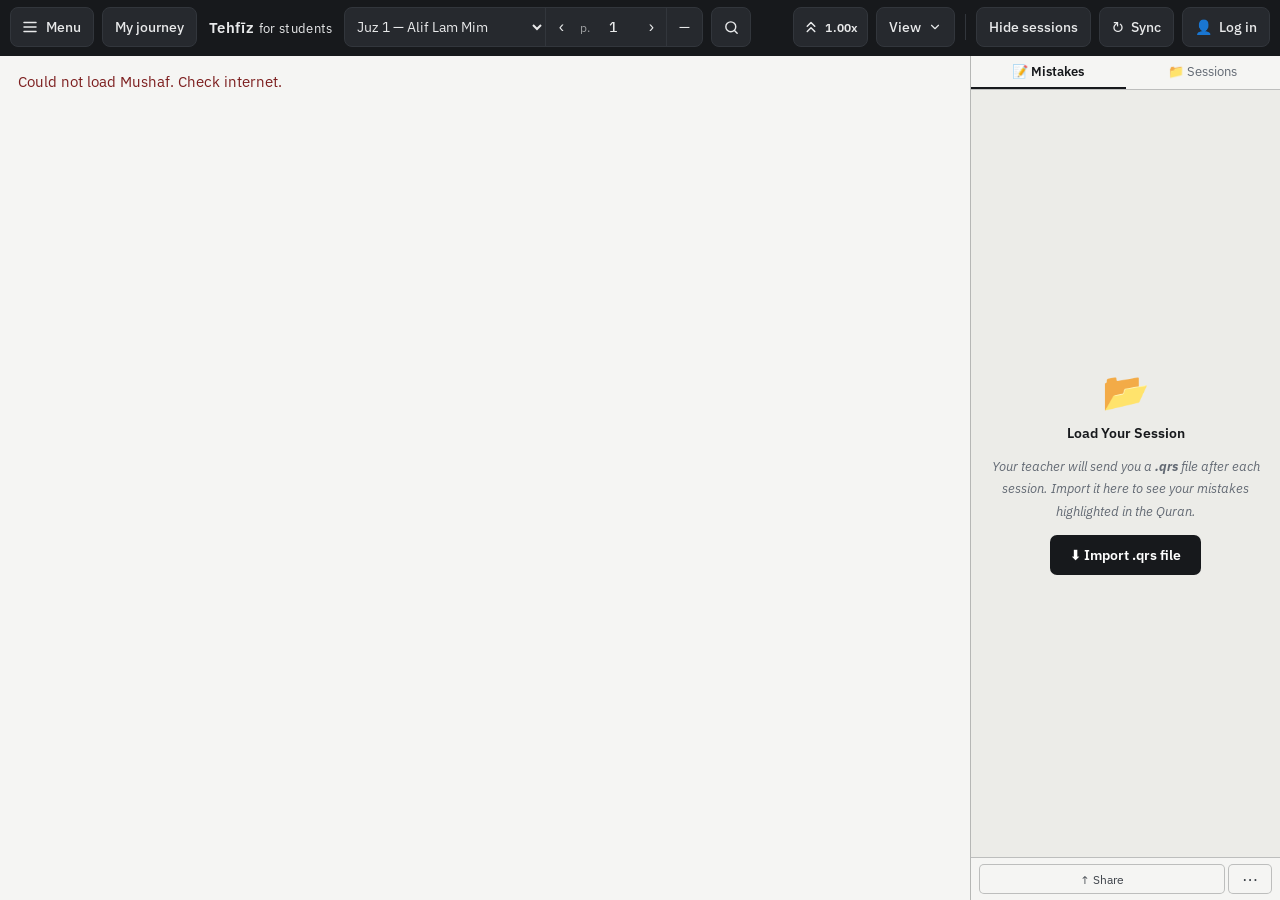
<file: student/index.html>
<!DOCTYPE html>
<html lang="en">
<head>
<meta charset="utf-8">
<title>Tehfīz — moved</title>
<meta name="robots" content="noindex">
<meta http-equiv="refresh" content="0;url=/app/student/">
<script>location.replace('/app/student/' + location.search + location.hash);</script>
</head>
<body style="font-family:system-ui,sans-serif;text-align:center;padding:40px;color:#3f444b;">
<p>The viewer has moved. <a href="/app/student/">Open it here</a>.</p>
</body>
</html>
</file>
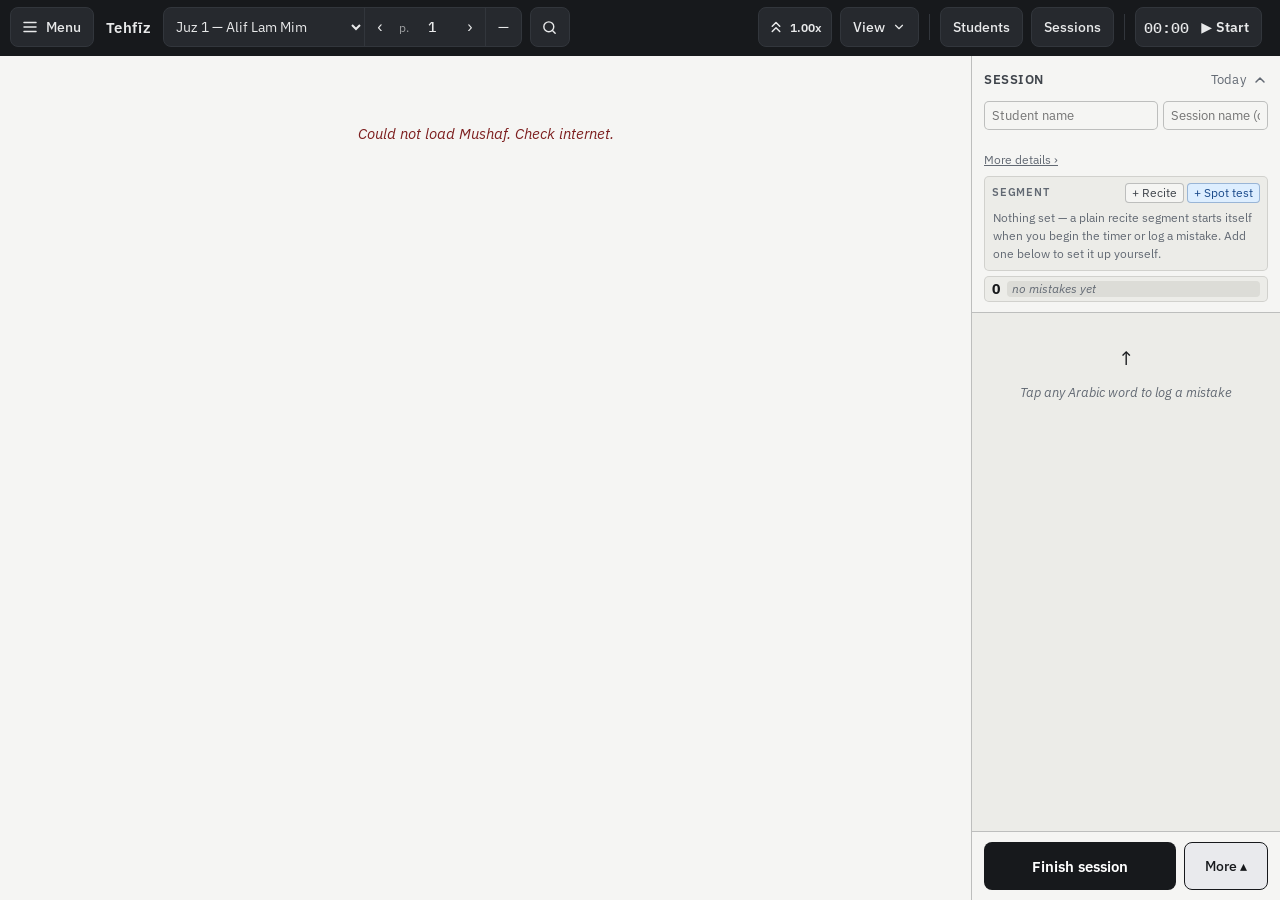
<file: t/index.html>
<!DOCTYPE html>
<html lang="en">
<head>
<meta charset="utf-8">
<title>Tehfīz — moved</title>
<meta name="robots" content="noindex">
<meta http-equiv="refresh" content="0;url=/app/teacher/">
<script>location.replace('/app/teacher/' + location.search + location.hash);</script>
</head>
<body style="font-family:system-ui,sans-serif;text-align:center;padding:40px;color:#3f444b;">
<p>The teacher app has moved. <a href="/app/teacher/">Open it here</a>.</p>
<p style="font-size:14px;">Your saved sessions are still there: both addresses are on tehfiz.com, so they share this browser's storage.</p>
</body>
</html>
</file>
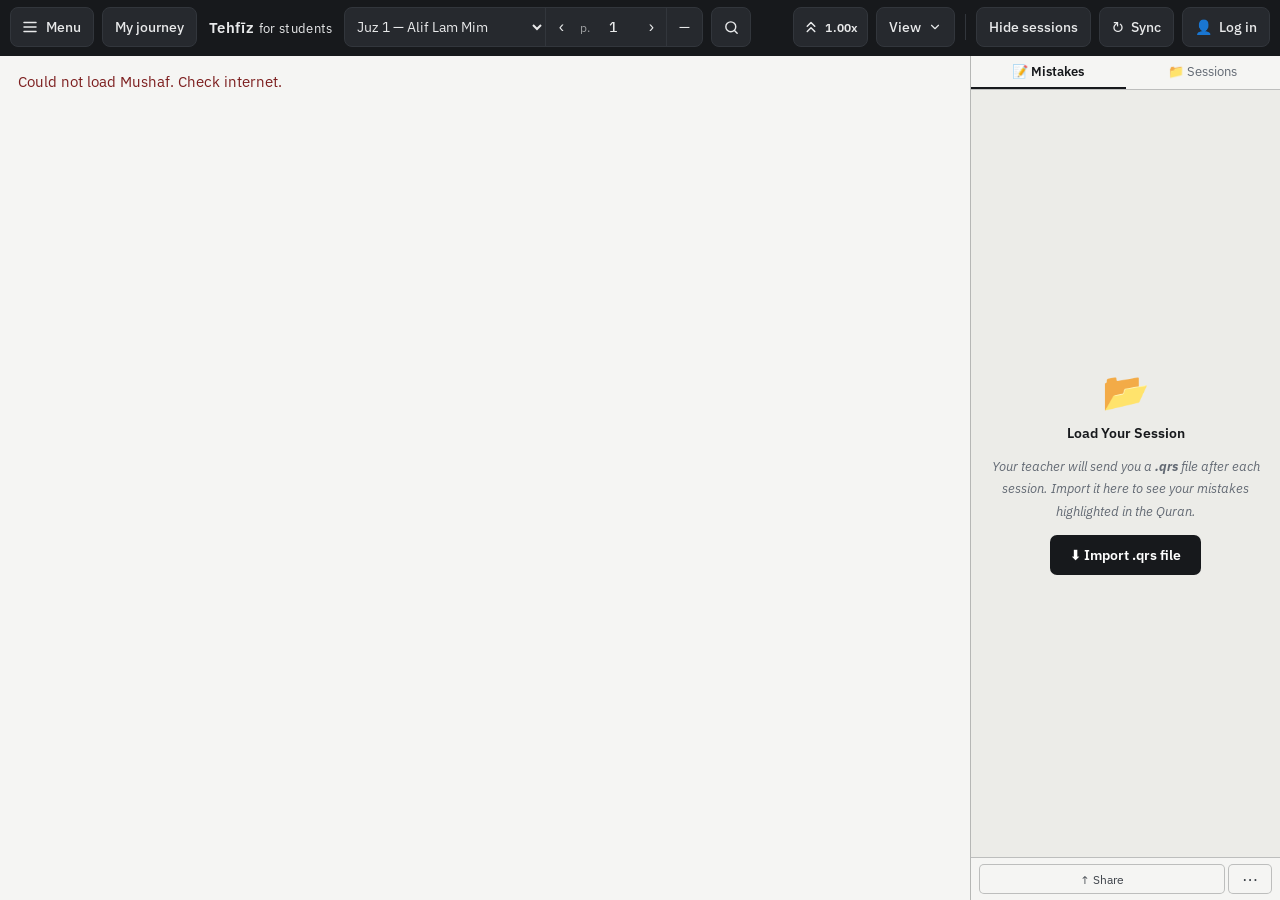
<file: app/student/index.html>
<!DOCTYPE html>
<!-- ═══════════════════════════════════════════════════════════════════
     Tehfiz student viewer — v1_178
     Deployed from the `tehfiz` repo (its root is the web root) at
     app/student/index.html. Locally that repo is cloned into tehfiz-api's
     public/ folder, which tehfiz-api ignores; the API Worker serves /api/* only.
     ═══════════════════════════════════════════════════════════════════ -->
<html lang="en">
<head>
<meta charset="UTF-8">
<meta name="tehfiz-version" content="v1_217"><!-- p3: read by the update bar; vcheck keeps it equal to APP_VERSION -->
<meta name="viewport" content="width=device-width, initial-scale=1.0, maximum-scale=1.0, user-scalable=no, viewport-fit=cover">
<script>/* Theme and light/dark before first paint — see TehfizTheme and TehfizMode.
   Unknown or missing → Graphite, light. */
(function(){try{var d=document.documentElement,t=localStorage.getItem('tehfiz_theme'),m=localStorage.getItem('tehfiz_mode');
if(t==='classic'||t==='lapis'||t==='mulberry')d.setAttribute('data-tz-theme',t);
if(m==='dark'||((m==='device'||!m||(m!=='light'&&m!=='dark'))&&window.matchMedia&&matchMedia('(prefers-color-scheme: dark)').matches))d.setAttribute('data-tz-mode','dark');}catch(e){}})();</script>
<link rel="stylesheet" href="/app/shared/tehfiz-shared.css?v=s25">
<script src="/app/shared/tehfiz-shared.js?v=s32"></script>
<script src="/app/shared/tehfiz-report.js?v=rp8"></script>
<script src="/app/shared/tehfiz-ornament.js?v=o2"></script>
<script src="/app/shared/tehfiz-header.js?v=h8"></script>
<script src="/app/shared/tehfiz-pwa.js?v=p3"></script>
<script src="/app/shared/tehfiz-callink.js?v=cl2"></script>
<script src="/app/shared/tehfiz-versefind.js?v=vf2"></script>
<script src="/app/shared/tehfiz-keys.js?v=k2"></script>
<!-- Installable app (v1_156): manifest, icons, and the service worker TehfizPWA registers. -->
<link rel="manifest" href="/app/student/manifest.webmanifest">
<meta name="theme-color" content="#17191c">
<link rel="icon" type="image/png" sizes="32x32" href="/app/shared/icons/student-32.png">
<link rel="apple-touch-icon" href="/app/shared/icons/student-180.png">
<meta name="apple-mobile-web-app-capable" content="yes">
<meta name="mobile-web-app-capable" content="yes">
<meta name="apple-mobile-web-app-title" content="Tehf&#299;z">
<meta name="apple-mobile-web-app-status-bar-style" content="black">
<title>Tehfīz: Feedback Viewer — for students &amp; parents</title>
<link href="https://fonts.googleapis.com/css2?family=IBM+Plex+Sans:ital,wght@0,400;0,500;0,600;1,400&family=IBM+Plex+Mono:wght@400;500&display=swap" rel="stylesheet">
<link href="https://fonts.googleapis.com/css2?family=Amiri:wght@700&text=%20%C2%B7%D8%A1%D8%A2%D8%A3%D8%A4%D8%A5%D8%A6%D8%A7%D8%A8%D8%A9%D8%AA%D8%AB%D8%AC%D8%AD%D8%AE%D8%AF%D8%B0%D8%B1%D8%B2%D8%B3%D8%B4%D8%B5%D8%B6%D8%B7%D8%B9%D8%BA%D9%81%D9%82%D9%83%D9%84%D9%85%D9%86%D9%87%D9%88%D9%89%D9%8A%D9%A0%D9%A1%D9%A2%D9%A3%D9%A4%D9%A5%D9%A6%D9%A7%D9%A8%D9%A9&display=swap" rel="stylesheet"><!-- v4_394/v1_214: every letter of the surah names, الجزء and the digits, so the running head is one font (it fell back letter by letter) -->
<style>
*,*::before,*::after{box-sizing:border-box;margin:0;padding:0;}
:root{
  /* Palette tokens moved to the THEMES block below. */
  /* Off the green→amber→red intervention ramp on purpose: a tajweed mistake
     has no intervention level, so its colour must not read as a point on that
     scale. Matches the teacher app's token exactly. */
  --tajweed:#1f6f8b; --tajweed-bg:#dbeef5;
  --green:#2d6a4f;--green-bg:#d8f3dc;
  --lvl1-yellow:#c9a227;--lvl1-yellow-bg:#fdf3d4;--lvl1-ink:#7a6000;
  --lvl2-orange:#b8560c;--lvl2-orange-bg:#ffe2c2;
  --amber:#7d4e00;--amber-bg:#fff3cd;
  --red:#7d1f1f;--red-bg:#fde8e8;
  --teal:#0a5059;--teal-bg:#d0f0f3;
  --purple:#3d2d7a;--purple-bg:#ede8ff;
  --coral:#7d3010;--coral-bg:#fde8d8;
  --spot-blue:#1a4a8a;--spot-blue-bg:#ddeeff;
  --shadow-lg:0 8px 32px rgba(26,22,18,0.18);
  --arabic-size:28px;
  --panel-w:310px;
}

html,body{height:100%;overflow:hidden;}
body{font-family:var(--ui-font);background:var(--parchment);color:var(--ink);font-size:15px;line-height:1.6;display:flex;flex-direction:column;}

/* TOP BAR */
.topbar{display:flex;align-items:center;justify-content:space-between;padding:6px 12px;background:var(--chrome);color:var(--parchment);flex-shrink:0;gap:6px;border-bottom:2px solid var(--chrome-rule);min-height:40px;}
.topbar-brand{font-size:14px;font-weight:600;letter-spacing:.02em;color:var(--on-ink);white-space:nowrap;}
.topbar-brand span{color:var(--chrome-accent);}
.topbar{display:flex;flex-direction:column;padding:5px 12px 6px;gap:4px;align-items:stretch;}
/* Grid, not flex: equal side columns keep the brand optically centred even
   though the two sides hold different amounts of content. */
.topbar-line1{display:grid;grid-template-columns:1fr auto 1fr;align-items:center;gap:8px;}
.topbar-home{color:var(--chrome-accent);font-size:16px;line-height:1;text-decoration:none;justify-self:start;}
.topbar-line1-right{display:flex;align-items:center;gap:5px;justify-self:end;}
.topbar-brand{justify-self:center;text-align:center;}
.topbar-line2{display:flex;align-items:center;justify-content:space-between;gap:8px;flex-wrap:wrap;padding-top:4px;border-top:.5px solid rgba(255,255,255,.09);}
.topbar-line2 .topbar-nav{flex:0 1 auto;justify-content:flex-start;}
@media(max-width:700px){
  .topbar-line1{grid-template-columns:auto 1fr auto;}
  .topbar-brand{font-size:13px;}
  .topbar-line2{justify-content:center;}
}

.topbar-nav{display:flex;align-items:center;gap:5px;flex-wrap:wrap;flex:1;justify-content:center;}
.topbar-right{display:flex;align-items:center;gap:5px;flex-shrink:0;flex-wrap:wrap;}
.sel{background:var(--chrome-2);border:.5px solid rgba(255,255,255,.25);color:var(--on-ink);border-radius:6px;padding:4px 7px;font-family:var(--ui-font);font-size:13px;cursor:pointer;}
/* Live Surah:Ayah position control — read-only label that becomes editable on click */
.pos-nav{position:relative;display:inline-flex;align-items:center;}
.pos-nav-label{background:var(--chrome-2);border:.5px solid rgba(255,255,255,.25);color:var(--on-ink);border-radius:6px;padding:4px 9px;font-family:var(--ui-font);font-size:13px;cursor:pointer;white-space:nowrap;transition:background .12s;max-width:150px;overflow:hidden;text-overflow:ellipsis;}
.pos-nav-label:hover{background:var(--chrome-3);}
.pos-nav-edit{display:flex;align-items:center;gap:4px;background:var(--chrome-2);border:.5px solid var(--chrome-accent);border-radius:6px;padding:3px 5px;}
/* Searchable surah picker, ported from the teacher app: a 114-item native
   <select> is unusable on a phone and unsearchable anywhere. Dark topbar
   palette so the popup belongs to the bar it hangs off. */
.pos-surah-pick{position:relative;flex:1;min-width:0;}
.pos-surah-input{width:100%;box-sizing:border-box;}
.pos-surah-list{display:none;position:absolute;top:100%;left:0;right:0;z-index:60;max-height:min(58vh,420px);overflow-y:auto;background:var(--chrome-2);border:.5px solid var(--chrome-accent);border-radius:7px;box-shadow:0 8px 26px rgba(0,0,0,.42);margin-top:3px;min-width:230px;}
.pos-surah-list.open{display:block;}
.pos-surah-opt{display:flex;align-items:center;gap:8px;width:100%;text-align:left;background:none;border:none;border-bottom:.5px solid rgba(255,255,255,.08);padding:7px 10px;cursor:pointer;font-family:var(--ui-font);font-size:13px;color:var(--on-ink);transition:background .12s;}
.pos-surah-opt:last-child{border-bottom:none;}
.pos-surah-opt:hover,.pos-surah-opt.hi{background:var(--chrome-3);}
.pos-surah-n{font-family:'IBM Plex Mono',monospace;font-size:12px;color:rgba(255,255,255,.4);width:24px;flex:none;}
.pos-surah-v{margin-left:auto;font-family:'IBM Plex Mono',monospace;font-size:12px;color:rgba(255,255,255,.4);}
.pos-surah-empty{padding:8px;font-size:13px;color:rgba(255,255,255,.45);font-style:italic;}
.pos-nav-edit input.pos-ayah-input{width:48px;background:var(--chrome-input);border:.5px solid rgba(255,255,255,.25);color:var(--on-ink);border-radius:5px;padding:4px 6px;font-family:'IBM Plex Mono',monospace;font-size:13px;}
.pos-nav-edit input.pos-ayah-input.over-max{border-color:var(--red);color:#ff9999;}
.pos-nav-ayah-max{font-family:'IBM Plex Mono',monospace;font-size:13px;color:rgba(255,255,255,.4);white-space:nowrap;}
.pos-nav-edit .pos-go-btn{background:var(--chrome-accent);color:var(--chrome);border:none;border-radius:5px;padding:4px 9px;font-family:var(--ui-font);font-size:13px;font-weight:600;cursor:pointer;}
.pos-nav-edit .pos-go-btn:hover{opacity:.88;}
.sel option{background:var(--chrome-2);color:var(--on-ink);}
.btn-t{background:rgba(255,255,255,.1);border:.5px solid rgba(255,255,255,.2);color:var(--parchment);border-radius:6px;padding:4px 8px;font-size:13px;cursor:pointer;transition:background .12s;white-space:nowrap;font-family:var(--ui-font);}
.btn-t:hover{background:rgba(255,255,255,.2);}
.btn-t.gold{background:var(--chrome-accent);color:var(--chrome);border-color:var(--chrome-accent);}
#panelToggleBtn{
  display:flex;align-items:center;gap:5px;
  background:rgba(255,255,255,.12);border:.5px solid rgba(255,255,255,.25);
  color:var(--on-ink);border-radius:6px;padding:4px 10px;font-size:13px;
  cursor:pointer;font-family:var(--ui-font);transition:background .12s;white-space:nowrap;
}
#panelToggleBtn:hover{background:rgba(255,255,255,.22);}
/* Mobile: hide topbar toggle, show FAB instead.
   Was @media(max-width:700px)/(min-width:701px) — now keyed off body.compact-ui
   so landscape phones (short but wide) get this too; see isCompactViewport()
   in the script, which reacts live to rotation unlike a plain media query pair. */
body.compact-ui #panelToggleBtn{display:none!important;}
body.compact-ui .btn-t-label{display:none;}
/* A portrait tablet is compact too, but has room for the words. */
@media (min-width:701px) and (min-height:601px){body.compact-ui .btn-t-label{display:inline;}}
body.compact-ui .btn-t{padding:4px 7px;}
body:not(.compact-ui) .panel-fab{display:none!important;}
/* Auto-scroll: toolbar version (desktop) vs floating mobile control.
   Bottom-LEFT specifically so it never overlaps the sessions-panel FAB
   (bottom-right). */
body.compact-ui #autoscrollControls{display:none;}
.autoscroll-fab-wrap{
  display:none;
  position:fixed;bottom:20px;left:16px;z-index:120;
  align-items:center;gap:6px;
  transition:opacity .4s ease;
}
body.compact-ui .autoscroll-fab-wrap{display:flex;}
.autoscroll-fab-wrap.idle{opacity:.35;}
.autoscroll-fab{
  width:44px;height:44px;border-radius:50%;flex-shrink:0;
  background:var(--gold);color:var(--on-gold);border:none;
  font-size:16px;cursor:pointer;
  box-shadow:0 4px 16px rgba(26,22,18,.3);
  display:flex;align-items:center;justify-content:center;
  transition:transform .15s,background .15s,color .15s;
}
.autoscroll-fab:hover{transform:scale(1.08);}
.autoscroll-fab.active-vc{background:var(--chrome);color:var(--on-ink);}
.autoscroll-fab-speed{
  align-items:center;gap:4px;flex-shrink:0;
  background:var(--chrome);color:var(--on-ink);
  border-radius:999px;padding:4px 8px;
  font-size:13px;font-family:'IBM Plex Mono',monospace;
  box-shadow:0 4px 16px rgba(26,22,18,.25);
}
.autoscroll-fab-mini{
  width:20px;height:20px;border-radius:50%;flex-shrink:0;
  background:rgba(255,255,255,.12);border:none;color:var(--on-ink);
  font-size:14px;cursor:pointer;display:flex;align-items:center;justify-content:center;
}
.autoscroll-fab-mini:hover{background:rgba(255,255,255,.22);}

/* Floating Action Button — mobile only, bottom-right */
.panel-fab{
  position:fixed;bottom:20px;right:16px;z-index:120;
  width:52px;height:52px;border-radius:50%;
  background:var(--gold);color:var(--on-gold);border:none;
  font-size:22px;cursor:pointer;
  box-shadow:0 4px 18px rgba(26,22,18,.35);
  display:flex;align-items:center;justify-content:center;
  transition:transform .15s,box-shadow .15s;
}
.panel-fab:hover{transform:scale(1.08);box-shadow:0 6px 22px rgba(26,22,18,.45);}
.panel-fab.open{background:var(--chrome);color:var(--on-ink);font-size:16px;}

/* VIEW TABS */
.view-tabs{display:flex;background:var(--chrome);border-bottom:1px solid rgba(255,255,255,.08);flex-shrink:0;padding:0 10px;align-items:center;justify-content:space-between;gap:4px;flex-wrap:wrap;}
.vtab-group{display:flex;}
.vtab{padding:5px 11px;font-size:13px;cursor:pointer;color:rgba(255,255,255,.5);border-bottom:2px solid transparent;font-family:var(--ui-font);background:none;border-top:none;border-left:none;border-right:none;transition:all .12s;white-space:nowrap;}
.vtab.active{color:var(--on-ink);border-bottom-color:var(--chrome-accent);}
.vtab:hover:not(.active){color:rgba(255,255,255,.75);}
.view-controls{display:flex;align-items:center;gap:5px;padding:3px 0;flex-wrap:wrap;}
.vc-label{font-size:12px;color:rgba(255,255,255,.4);white-space:nowrap;}
.vc-btn{background:rgba(255,255,255,.08);border:.5px solid rgba(255,255,255,.15);color:rgba(255,255,255,.7);border-radius:4px;padding:3px 7px;font-size:13px;cursor:pointer;font-family:var(--ui-font);transition:background .1s;}
.vc-btn:hover{background:rgba(255,255,255,.18);}
.vc-btn.active-vc{background:var(--chrome-accent);color:var(--chrome);border-color:var(--chrome-accent);}

/* HINT BAR */
.hint-bar{text-align:center;padding:4px 14px;background:var(--gold-pale);border-bottom:.5px solid var(--gold-light);font-size:13px;color:var(--amber);flex-shrink:0;font-style:italic;}
/* Not italic and not amber: it is a control sitting in a line of prose, and it
   has to read as one. 44px per the touch-target rule for anything new. */
.hint-tour-btn{display:none;min-height:44px;margin-left:8px;padding:0 12px;
  background:var(--gold);border:.5px solid var(--gold);border-radius:7px;color:var(--on-gold);
  font-family:var(--ui-font);font-style:normal;font-size:13px;font-weight:600;
  cursor:pointer;vertical-align:middle;}
.hint-tour-btn:hover{filter:brightness(1.06);}
body.hint-welcome .hint-tour-btn{display:inline-block;}

/* MAIN */
.main{display:flex;flex:1;overflow:hidden;position:relative;}

/* QURAN PANEL */
.quran-panel{flex:1;min-width:0;display:flex;flex-direction:column;overflow:hidden;background:var(--parchment);}
.page-nav{display:flex;align-items:center;justify-content:space-between;padding:6px 12px;border-bottom:1px solid var(--border);background:var(--parchment2);flex-shrink:0;gap:6px;flex-wrap:wrap;}
.page-nav-center{display:flex;align-items:center;gap:6px;}
.page-info{font-family:'IBM Plex Mono',monospace;font-size:13px;color:var(--ink2);}
.juz-info{font-size:13px;color:var(--gold-ink);font-weight:600;}
.btn-nav{background:var(--parchment);border:.5px solid var(--border2);border-radius:6px;padding:4px 10px;font-family:var(--ui-font);font-size:13px;cursor:pointer;color:var(--ink2);transition:all .12s;}
.btn-nav:hover{background:var(--parchment3);}
.btn-nav:disabled{opacity:.35;cursor:default;}
/* THE ACTUAL SCROLL CONTAINER */
#pageContent{flex:1;overflow-y:auto;padding:14px 18px;}
/* Mushaf mode: pages center themselves via margin:auto (below), NOT via
   flexbox align-items:center on this container. Flex-centering an overflowing
   child only grants scrollable access to ONE side (the browser's "natural"
   overflow direction) — at zoom > 100%, the page's far edge becomes
   unreachable by scrolling. Margin-based centering on a normal block element
   doesn't have this problem; the browser extends scrollable area symmetrically. */
#pageContent.mushaf-view-mode{
  padding:16px 8px;
  overflow-x: auto;
}

/* MUSHAF PAGE */
.mushaf-page{margin:0 0 26px;border:2px solid var(--ornament);border-radius:2px;background:var(--parchment);box-shadow:0 3px 16px rgba(26,22,18,.1),inset 0 0 0 4px var(--parchment),inset 0 0 0 5px color-mix(in srgb,var(--ornament) 25%,transparent);}
.mushaf-page-header{display:flex;align-items:center;justify-content:space-between;padding:var(--mz-header-pad-v,6px) var(--mz-header-pad-h,14px);border-bottom:1px solid color-mix(in srgb,var(--ornament) 30%,transparent);background:var(--gold-pale);gap:var(--mz-header-gap,8px);}
.mph-juz{font-family:'IBM Plex Mono',monospace;font-size:var(--mz-header-juz-font,9px);font-weight:600;color:var(--gold-ink);white-space:nowrap;letter-spacing:.04em;text-transform:uppercase;min-width:var(--mz-header-minwidth,44px);}
.mph-surah{flex:1;text-align:center;font-family:'Scheherazade New','Amiri',serif;font-size:var(--mz-header-surah-font,12px);color:var(--ink2);direction:rtl;}
.mph-surah-en{font-family:var(--ui-font);font-size:var(--mz-header-surahen-font,8px);color:var(--ink3);text-align:center;letter-spacing:.05em;text-transform:uppercase;display:block;margin-top:1px;}
.mph-right{min-width:var(--mz-header-minwidth,44px);text-align:right;}
.mushaf-page-content{padding:12px 18px 8px;}
.mushaf-page-content .flow-container{text-align:justify;text-align-last:right;}
.mushaf-page-footer{
  position:relative;border-top:1px solid color-mix(in srgb,var(--ornament) 30%,transparent);background:var(--gold-pale);display:flex;align-items:stretch;height:var(--mz-footer-height,26px);}
.mpf-ornament{flex:1;display:flex;align-items:center;overflow:hidden;padding:0 var(--mz-footer-orn-pad,5px);}
.mpf-ornament svg{width:100%;height:var(--mz-footer-orn-h,14px);display:block;}
.mpf-divider{width:1px;background:color-mix(in srgb,var(--ornament) 30%,transparent);}
.mpf-num{flex-shrink:0;font-family:'IBM Plex Mono',monospace;font-size:var(--mz-footer-num-font,10px);font-weight:600;color:var(--gold-ink);padding:0 var(--mz-footer-num-pad,14px);display:flex;align-items:center;}

/* SURAH ELEMENTS */
.surah-break{text-align:center;margin:12px 0 8px;padding-bottom:6px;border-bottom:1px solid var(--border);}
.surah-break .ar{font-size:19px;color:var(--gold-ink);font-family:'Scheherazade New','Amiri',serif;}
.surah-break .en{font-size:9px;color:var(--ink3);letter-spacing:.08em;text-transform:uppercase;margin-top:1px;}
.bismillah{text-align:center;font-family:'Scheherazade New','Amiri',serif;font-size:17px;color:var(--ink2);margin-bottom:10px;padding:5px;background:var(--gold-pale);border-radius:7px;border:.5px solid var(--gold-light);}
.hizb-marker{display:inline-flex;align-items:center;font-size:9px;color:var(--gold-ink);font-family:'IBM Plex Mono',monospace;background:var(--gold-pale);border:1px solid var(--gold-light);border-radius:3px;padding:1px 4px;margin:0 2px;vertical-align:middle;unicode-bidi:isolate;}
.hizb-marker.full{background:var(--gold);color:var(--on-gold);}
.hizb-marker.half{background:var(--amber-bg);color:var(--amber);border-color:var(--amber);}
.hizb-marker.quarter{color:var(--ink3);background:var(--parchment3);border-color:var(--border);}

/* VERSE BLOCKS */
.verse-block{margin-bottom:8px;padding:8px 12px;border-radius:8px;border:.5px solid transparent;}
.verse-block.has-mistake{border-color:var(--gold);background:var(--gold-pale);}
@keyframes pulseVb{0%{background:var(--gold-light);outline-color:var(--gold);}100%{background:var(--gold-pale);}}
.verse-block.flash{animation:pulseVb .7s ease;outline:2px solid var(--gold);outline-offset:2px;}
.verse-num-row{display:flex;align-items:center;gap:4px;margin-top:5px;}
.verse-key-badge{font-family:'IBM Plex Mono',monospace;font-size:12px;color:var(--ink3);background:var(--parchment3);padding:1px 5px;border-radius:999px;direction:ltr;unicode-bidi:isolate;display:inline-block;}
.verse-arabic{direction:rtl;text-align:right;font-family:'UthmanicHafs','Scheherazade New','Amiri','Traditional Arabic',serif;color:var(--ink);font-size:var(--arabic-size);line-height:2.6;unicode-bidi:isolate;}
.verse-translation{font-size:13px;color:var(--ink3);font-style:italic;line-height:1.5;padding-top:4px;border-top:.5px solid var(--border);margin-top:4px;}
.verse-mistakes-row{display:flex;flex-wrap:wrap;gap:3px;margin-top:4px;direction:ltr;unicode-bidi:isolate;}

/* FLOW MODE */
.flow-container{direction:rtl;text-align:right;font-family:'UthmanicHafs','Scheherazade New','Amiri','Traditional Arabic',serif;font-size:var(--arabic-size);color:var(--ink);line-height:3;padding:4px 0;unicode-bidi:isolate;}

/* WORD SPANS */
.word-span{display:inline;padding:2px 2px;border-radius:3px;}
/* Word highlights are keyed to INTERVENTION LEVEL only. Mistake type is carried
   by the badge row, tooltip and mistake list instead — signalling both on the
   same glyph put a type hue on a severity wash and read as a colour clash. The
   Quran text stays ink; the wash plus this underline carry the whole signal. */
.word-span.type-tag{border-bottom-width:2px;border-bottom-style:solid;border-bottom-color:var(--border2);cursor:pointer;}
.word-span.sev-0,.qcf-word.sev-0{border-bottom-color:var(--green);}
.word-span.sev-1,.qcf-word.sev-1{border-bottom-color:var(--lvl1-yellow);}
.word-span.sev-2,.qcf-word.sev-2{border-bottom-color:var(--lvl2-orange);}
.word-span.sev-3,.qcf-word.sev-3{border-bottom-color:var(--red);}
/* Dashed as well as differently coloured: colour alone separates it from the
   intervention ramp, but a dashed rule survives greyscale and colour-blindness,
   and on the mushaf the underline is the only signal a word carries. */
.word-span.sev-tajweed,.qcf-word.sev-tajweed{border-bottom-color:var(--tajweed);border-bottom-style:dashed;}
.word-span.sev-other,.qcf-word.sev-other{border-bottom-color:var(--ink3);}
.word-span.repeated{box-shadow:0 0 0 2px var(--gold);border-radius:4px;}
.word-span.sev-3.repeated{box-shadow:0 0 0 1px var(--red),0 0 0 3px var(--gold);}
.word-span[class*="type-"]:hover{filter:brightness(.9);}
@keyframes flashW{
  0%{background:var(--gold)!important;color:var(--on-gold)!important;box-shadow:0 0 0 3px var(--gold);}
  60%{background:var(--gold)!important;color:var(--on-gold)!important;box-shadow:0 0 0 3px var(--gold);}
  100%{box-shadow:none;}
}
.word-span.flash-word,.qcf-word.flash-word{animation:flashW 1.4s ease;}
.end-marker{display:inline-flex;align-items:center;justify-content:center;width:20px;height:20px;background:var(--gold);color:var(--on-gold);border-radius:50%;font-size:8px;font-family:'IBM Plex Mono',monospace;margin:0 2px;vertical-align:middle;}

/* FLOW MODE clearfix */
.flow-container::after{content:'';display:table;clear:both;}

/* ── MUSHAF MODE ── */
.mushaf-page.mushaf-fixed{width:680px;flex-shrink:0;transform-origin:top center;margin-left:auto;margin-right:auto;}
/* QCF page body — inner border + gutter for hizb markers */
.mushaf-page-body{
  padding:10px 36px 8px;display:flex;flex-direction:column;gap:0;
  font-size:26px;position:relative;
  border:1.5px solid var(--ornament);border-radius:1px;
  margin:10px 24px 10px 48px;
}
/* Each mushaf line */
.msl{display:flex;direction:rtl;width:100%;height:var(--msl-h,2.55em);align-items:center;overflow:visible;white-space:nowrap;flex-shrink:0;}
.msl-text{justify-content:space-between;}
.msl-text.msl-center{justify-content:center;gap:12px;}
.msl-text.msl-single{justify-content:flex-end;}
/* Surah header */
.msl-surah-header{justify-content:center;height:auto;min-height:2.4em;margin:4px 0;}
.msl-surah-ornament{display:flex;align-items:center;justify-content:center;width:100%;border-top:1.5px solid var(--ornament);border-bottom:1.5px solid var(--ornament);background:var(--gold-pale);padding:6px 20px;position:relative;}
.msl-surah-ornament::before,.msl-surah-ornament::after{content:'';position:absolute;top:50%;transform:translateY(-50%);width:22px;height:22px;border:1.5px solid var(--ornament);border-radius:50%;background:var(--parchment);}
.msl-surah-ornament::before{right:12px;}
.msl-surah-ornament::after{left:12px;}
.msl-surah-name{font-family:'Scheherazade New','Amiri',serif;font-size:0.82em;color:var(--gold-ink);font-weight:600;direction:rtl;}
/* Basmala */
.msl-basmala{justify-content:center;height:auto;min-height:2.2em;margin:2px 0;}
.msl-basmala-text{font-family:'UthmanicHafs','Scheherazade New','Amiri',serif;font-size:0.88em;color:var(--ink);}
/* QCF word span — read-only (no cursor:pointer on unmarked) */
.qcf-word{display:inline-block;border-radius:3px;transition:background .1s,color .1s;padding:0 1px;font-family:inherit;font-size:inherit;line-height:1;color:inherit;background:none;border:none;-webkit-user-select:none;user-select:none;white-space:nowrap;flex-shrink:0;}
.qcf-word.type-tag{border-bottom-width:2px;border-bottom-style:solid;border-bottom-color:var(--border2);cursor:pointer;}
.qcf-word.repeated{box-shadow:0 0 0 2px var(--gold);border-radius:4px;}
.qcf-word.sev-3.repeated{box-shadow:0 0 0 1px var(--red),0 0 0 3px var(--gold);}
.qcf-word[class*="type-"]:hover{filter:brightness(.91);}
.qcf-end-marker{font-family:'Scheherazade New','Amiri',serif;display:inline;cursor:default;}
.qcf-ruku-ain{position:absolute;top:-9px;left:50%;transform:translateX(-50%);
  font-family:'UthmanicHafs','Scheherazade New',serif;font-size:11px;line-height:1;
  color:var(--gold-ink);pointer-events:none;}
.qcf-end-latin{position:relative;display:inline-flex;align-items:center;justify-content:center;
  width:1.55em;height:1.55em;vertical-align:middle;color:var(--gold-ink);line-height:1;}
.qcf-end-latin .ayah-rosette{position:absolute;inset:0;width:100%;height:100%;}
.qcf-end-latin i{position:relative;font-style:normal;font-family:var(--ui-font);
  font-weight:600;font-size:.40em;color:var(--ink);letter-spacing:-.02em;}
/* .msl-hizb.msl-ruku, not .msl-ruku: the badge carries BOTH classes, so at
   equal specificity whichever rule comes later wins. .msl-hizb sets
   left:-77px, and with left, right and width all resolved an absolutely
   positioned box honours `left` — so the badge pinned itself to a fixed,
   unscaling position in the wrong gutter. Two classes beat one wherever these
   rules happen to sit. */
.msl-hizb.msl-ruku{left:auto;right:-77px;direction:ltr;cursor:pointer;}
.msl-ruku .mr-ain{font-size:1.9em;line-height:1;}
.msl-ruku b{font-family:'IBM Plex Mono',monospace;font-weight:500;color:var(--ink2);
  font-size:1.15em;line-height:1;margin-top:1px;}
.mpf-prog{
  position:absolute;top:50%;transform:translateY(-50%);z-index:2;
  font-family:var(--ui-font);font-size:var(--mz-footer-prog,10px);
  color:var(--ink2);white-space:nowrap;pointer-events:none;
  background:var(--gold-pale);padding:0 4px;max-width:42%;overflow:hidden;text-overflow:ellipsis;
}
.mpf-prog-l{left:10px;}
.mpf-prog-r{right:10px;}
/* Hizb circle in left gutter */
.msl-hizb{position:absolute;left:-77px;top:50%;transform:translateY(-50%);width:34px;height:34px;display:flex;flex-direction:column;align-items:center;justify-content:center;font-family:'Scheherazade New','Amiri',serif;font-size:7.5px;font-weight:600;line-height:1.2;border-radius:50%;color:var(--gold-ink);background:var(--gold-pale);border:1.5px solid var(--gold);text-align:center;}
.msl-hizb.hizb-full{background:var(--gold);color:var(--on-gold);font-size:12px;}
.msl-hizb.hizb-half{background:var(--amber-bg);color:var(--amber);font-size:14px;border-color:var(--amber);}
.msl-hizb.hizb-quarter{background:var(--parchment2);color:var(--ink3);font-size:14px;border-color:var(--border);}
/* Decorative buffer panel — fills the vertical gap on pages with fewer lines than
   the standard 15 (pages 1-2 of the Madinah mushaf have ornate, shorter layouts). */
.msl-buffer{width:100%;display:flex;align-items:center;justify-content:center;overflow:hidden;flex-shrink:0;}
/* UthmanicHafs fallback for end markers */
/* v1_201/v4_372 (D1): every Quran word or letter shown as text uses this
   font first. Scheherazade New is never loaded and Amiri only as a subset of
   a few letters, so the browser mixed fonts letter by letter: joins broke and
   marks such as the small zero (U+06DF) dropped out. Headers keep theirs. */
@font-face{font-family:'UthmanicHafs';src:url('https://verses.quran.foundation/fonts/quran/hafs/uthmanic_hafs/UthmanicHafs1Ver18.woff2') format('woff2');font-display:swap;}
.loading-spinner{width:24px;height:24px;border:3px solid var(--parchment3);border-top-color:var(--gold);border-radius:50%;animation:spin .8s linear infinite;margin:0 auto 10px;}
@keyframes spin{to{transform:rotate(360deg);}}

/* SESSION PANEL — retractable on all screen sizes */
.session-panel{
  width:var(--panel-w);flex-shrink:0;display:flex;flex-direction:column;
  background:var(--parchment2);border-left:1px solid var(--border2);
  transition:transform .28s cubic-bezier(.4,0,.2,1),width .28s cubic-bezier(.4,0,.2,1);
  z-index:10;overflow:hidden;
}

/* Desktop collapsed: slide fully off-screen to the right.
   Was @media(min-width:701px) — now the "not compact" case explicitly, so
   landscape phones (caught by compact-ui via height, even though often wide)
   don't fall through to this desktop behavior by accident. */
body:not(.compact-ui) .session-panel{transform:none;}
body:not(.compact-ui) .session-panel.panel-collapsed{
  width:0;border-left:none;
  pointer-events:none;
}
body:not(.compact-ui) .panel-drag-handle{display:none!important;}

/* Portrait/narrow compact mode: full-width bottom sheet overlay.
   Was @media(max-width:700px) — now body.compact-ui, EXCLUDING the landscape
   case below (a landscape phone gets a right-side drawer instead — a 62vh
   sheet is only ~200px tall on a short landscape screen, too cramped to use). */
body.compact-ui:not(.compact-ui-landscape){--panel-w:100%;}
/* .topbar-nav is NOT hidden in compact mode — it carries the juz select,
   the page jump and the Surah:Ayah position label, i.e. every way to move
   around the mushaf other than scrolling. Hiding it left mobile readers
   with no navigation at all. Matches the teacher app, which lets
   .topbar-line2 wrap instead; the up-arrow 'hide bar' button is the
   escape valve when the taller bar costs too much reading space. */
body.compact-ui:not(.compact-ui-landscape) .vc-label{display:none;}
body.compact-ui:not(.compact-ui-landscape) .session-panel{
  position:fixed;bottom:0;left:0;right:0;
  width:100%!important;height:62vh;
  border-left:none;border-top:1px solid var(--border2);
  border-radius:16px 16px 0 0;
  box-shadow:0 -6px 32px rgba(26,22,18,.22);
  transform:translateY(100%);
  z-index:100;
}
body.compact-ui:not(.compact-ui-landscape) .session-panel.panel-open{transform:translateY(0);}
body.compact-ui:not(.compact-ui-landscape) .panel-drag-handle{display:flex!important;}

/* Landscape phone: right-side full-height drawer instead of a bottom sheet
   (matches the teacher app's tracker-panel — same reasoning: a short viewport
   leaves no room for a sheet, but plenty of width for a side panel). */
body.compact-ui-landscape .vc-label{display:none;}
body.compact-ui-landscape .session-panel{
  position:fixed;top:0;right:0;bottom:0;left:auto;
  width:min(320px,92vw)!important;height:auto;
  border-left:1px solid var(--border2);border-top:none;
  border-radius:0;
  box-shadow:-4px 0 24px rgba(26,22,18,.18);
  transform:translateX(100%);
  z-index:100;
}
body.compact-ui-landscape .session-panel.panel-open{transform:translateX(0);}
body.compact-ui-landscape .panel-drag-handle{display:none!important;}

/* Scroll the ENTIRE panel as one unit in compact mode (both the portrait
   bottom-sheet and the landscape drawer) rather than pinning the tabs/banner/
   stats/footer and only scrolling the mistakes or sessions list internally —
   a short viewport doesn't leave room for all that pinned chrome AND a
   usable list at the same time. Several of the inner containers set
   overflow/flex via inline style in the HTML, so !important is needed here
   to win over that.
*/
body.compact-ui .session-panel{overflow-y:auto;overflow-x:hidden;}
body.compact-ui #panelMistakes,
body.compact-ui #panelSessions,
body.compact-ui #mistakesLoaded{
  flex:none!important;
  overflow:visible!important;
}
body.compact-ui .mistakes-scroll,
body.compact-ui .sess-list-inner{
  flex:none;
  overflow-y:visible;
}
body.compact-ui .panel-tabs,
body.compact-ui .active-banner,
body.compact-ui .stats-row,
body.compact-ui .sessions-toolbar,
body.compact-ui .panel-footer{flex-shrink:0;}

/* Drag handle for mobile bottom sheet */
.panel-drag-handle{justify-content:center;padding:10px 0 4px;background:var(--parchment);border-radius:16px 16px 0 0;cursor:pointer;flex-shrink:0;display:none;}
.panel-drag-handle::before{content:'';width:40px;height:4px;background:var(--parchment3);border-radius:999px;display:block;}

/* Mobile backdrop */
.panel-backdrop{position:fixed;inset:0;background:rgba(26,22,18,.45);z-index:99;display:none;cursor:pointer;}
.panel-backdrop.visible{display:block;}
.panel-tabs{display:flex;border-bottom:1px solid var(--border2);background:var(--parchment);flex-shrink:0;}
.ptab{flex:1;padding:7px 4px;font-size:13px;cursor:pointer;color:var(--ink3);border-bottom:2px solid transparent;font-family:var(--ui-font);background:none;border-top:none;border-left:none;border-right:none;transition:all .12s;text-align:center;}
.ptab.active{color:var(--gold-ink);border-bottom-color:var(--gold);font-weight:600;}
.ptab:hover:not(.active){color:var(--ink2);}

/* Import zone */
.import-zone{flex:1;display:flex;flex-direction:column;align-items:center;justify-content:center;padding:20px 16px;text-align:center;gap:12px;}
.import-icon{font-size:38px;line-height:1;}
.import-title{font-size:14px;font-weight:600;color:var(--ink);}
.import-sub{font-size:13px;color:var(--ink3);line-height:1.7;font-style:italic;}
.import-btn-big{background:var(--gold);color:var(--on-gold);border:none;border-radius:7px;padding:9px 20px;font-family:var(--ui-font);font-size:14px;font-weight:600;cursor:pointer;display:inline-block;}
.import-btn-big:hover{opacity:.87;}

/* Active banner */
.active-banner{padding:5px 9px;background:var(--gold);color:var(--on-gold);font-size:12px;font-weight:600;display:flex;align-items:center;justify-content:space-between;flex-shrink:0;}
.active-banner-clear{background:none;border:.5px solid color-mix(in srgb,var(--on-gold) 45%,transparent);color:var(--on-gold);border-radius:3px;padding:1px 6px;font-family:var(--ui-font);font-size:12px;cursor:pointer;}

/* Stats */
.stats-row{display:flex;gap:3px;padding:6px 8px;flex-shrink:0;border-bottom:1px solid var(--border);}
/* .stat-pill retired — it showed Total / Lvl 1 / Lvl 2 / Lvl 3 only, so a
   session with a Lvl 0 mistake and a tajweed mark displayed a total of 17
   above bands summing to 15, with nothing on screen accounting for the other
   two. The statbar carries every band including tajweed, so it reconciles to
   the total by construction. Ported from the teacher app, which already made
   this change. */
.statbar{display:flex;align-items:center;gap:7px;flex:1;min-width:0;padding:4px 7px;background:var(--parchment2);border-radius:5px;border:.5px solid var(--border);}
.sb-total{font-family:var(--ui-font);font-size:14px;font-weight:700;color:var(--ink);line-height:1;flex:none;}
.sb-bar{display:flex;flex:1;min-width:0;height:16px;border-radius:4px;overflow:hidden;background:var(--parchment3);gap:1px;}
.sb-seg{border:none;padding:0;cursor:pointer;transition:opacity .12s;min-width:14px;font-family:'IBM Plex Mono',monospace;font-size:9px;color:#fff;line-height:16px;text-align:center;}
.sb-seg:hover{opacity:.75;}
.sb-seg.on{box-shadow:inset 0 0 0 2px var(--ink);}
.sb-empty{flex:1;font-size:12px;color:var(--ink3);font-style:italic;line-height:16px;padding-left:5px;}
.sb-clear{flex:none;background:none;border:none;color:var(--amber);cursor:pointer;font-size:13px;padding:0 2px;line-height:1;}

/* Mistakes scroll */
.mistakes-scroll{flex:1;overflow-y:auto;padding:6px 8px;min-height:0;}

/* Mistake list controls — grouping + filters */
.mlist-controls{padding:6px 8px 4px;border-bottom:1px solid var(--border);background:var(--parchment);flex-shrink:0;display:flex;flex-direction:column;gap:5px;}
.mlist-row{display:flex;align-items:center;gap:4px;flex-wrap:wrap;}
.mlist-row-label{font-size:11px;font-weight:600;color:var(--ink3);letter-spacing:.06em;text-transform:uppercase;flex-shrink:0;width:38px;}
.mlist-chip{font-size:12px;padding:2px 7px;border-radius:999px;border:.5px solid var(--border2);background:var(--parchment2);color:var(--ink2);cursor:pointer;font-family:var(--ui-font);transition:all .12s;white-space:nowrap;}
.mlist-chip:hover{background:var(--parchment3);}
.mlist-chip.active{background:var(--gold);color:var(--on-gold);border-color:var(--gold);font-weight:600;}
/* Selected-type color comes from --type-color set inline per-chip at render
   time (see renderFilterSheet) rather than fixed per-id rules. */
.mlist-chip.active.type-chip{background:var(--type-color,var(--gold));color:white;border-color:var(--type-color,var(--gold));}
/* ── Filter sheet ────────────────────────────────────────────────────────
   The inline filter block used to grow a row per dimension and a chip per
   value. That is fine for one session and unusable across a year: types
   saturate at eleven, tajweed rules at seventeen, makhraj letters at
   twenty-nine — and the student who has touched all of them is exactly the
   one whose filters matter. Deriving chips from present data stops EMPTY
   categories showing; it does not stop growth.
   So the inline area keeps only what is active, and everything else moves
   into a sheet whose height is independent of both the number of dimensions
   and the number of values. */
.fs-body{flex:1;overflow-y:auto;padding:0 18px 4px;min-height:0;}
.fs-sec{margin-bottom:13px;}
.fs-sec-h{font-size:11px;font-weight:600;color:var(--ink3);letter-spacing:.06em;text-transform:uppercase;margin-bottom:5px;}
.fs-chips{display:flex;gap:4px;flex-wrap:wrap;}
/* Tajweed sub-rules are nested under the category rather than listed beside
   it: category -> type -> sub-rule is the real shape of the data, and the
   same hierarchy the quick form already uses at input time. */
.fs-nest{margin:7px 0 0 9px;padding-left:10px;border-left:2px solid var(--tajweed-bg);}
.fs-nest .fs-sec-h{color:var(--tajweed);}
.fs-n{opacity:.62;font-family:'IBM Plex Mono',monospace;font-size:11px;margin-left:3px;}
.mlist-chip.zero{opacity:.4;}
.fs-letter{font-size:14px;line-height:1.05;padding:1px 8px 3px;}
.fs-foot{flex-shrink:0;display:flex;align-items:center;gap:8px;padding:10px 18px;border-top:1px solid var(--border);background:var(--parchment);}
.fs-count{font-size:12px;color:var(--ink3);flex:1;min-width:0;}
/* Active-filter pills in the always-visible row — tap to remove that one. */
.mlist-pill{font-size:12px;padding:2px 6px 2px 8px;border-radius:999px;border:.5px solid var(--gold);background:var(--gold-pale);color:var(--ink);cursor:pointer;font-family:var(--ui-font);white-space:nowrap;}
.mlist-pill:hover{background:var(--amber-bg);border-color:var(--amber);}
.mlist-pill .x{opacity:.5;margin-left:3px;}
.sess-period-row{display:flex;gap:4px;padding:0 9px 7px;background:var(--parchment);border-bottom:1px solid var(--border);flex-shrink:0;}
.mlist-reset{font-size:12px;color:var(--gold-ink);cursor:pointer;text-decoration:underline;white-space:nowrap;margin-left:auto;}
.mlist-reset:hover{color:var(--amber);}

/* Group headers */
.mgroup{margin-bottom:6px;}
.mgroup-head{display:flex;align-items:center;gap:6px;padding:5px 7px;background:var(--parchment2);border-radius:5px;cursor:pointer;border:.5px solid var(--border);user-select:none;}
.mgroup-head:hover{background:var(--parchment3);}
.mgroup-arrow{font-size:12px;color:var(--ink3);transition:transform .15s;flex-shrink:0;width:10px;}
.mgroup-head.collapsed .mgroup-arrow{transform:rotate(-90deg);}
.mgroup-title{font-size:13px;font-weight:600;color:var(--ink);flex:1;}
.mgroup-count{font-size:12px;color:var(--ink3);font-family:'IBM Plex Mono',monospace;background:var(--parchment);border-radius:999px;padding:1px 6px;flex-shrink:0;}
.mgroup-body{padding-top:5px;}
.mgroup-body.collapsed{display:none;}

/* Severity — unscoped base rules apply to any element (words, cards, review spans) */
.sev-0{background:var(--green-bg);}
.sev-1{background:var(--lvl1-yellow-bg);}
.sev-2{background:var(--lvl2-orange-bg);}
.sev-3{background:var(--red-bg);}
.sev-other{background:var(--parchment2);}
.sev-tajweed{background:var(--tajweed-bg);}
.lt-hit{color:var(--tajweed);background:var(--tajweed-bg);
  text-decoration:underline;text-decoration-color:var(--tajweed);
  text-decoration-thickness:2px;text-underline-offset:3px;border-radius:2px;}

.c-tajweed{color:var(--tajweed);font-weight:600;}
/* Word-level extra for the most alarming level. No font-weight here: QCF V2 are
   single-weight per-page glyph fonts, so any bold request is synthesised by the
   browser smearing each glyph, which visibly distorts the ligatures. */
.qcf-word.sev-3,.word-span.sev-3{box-shadow:0 0 0 1px var(--red);}
.qcf-word.sev-tajweed,.word-span.sev-tajweed{box-shadow:0 0 0 1px var(--tajweed);}

/* Mistake items */
.mistake-item{border-radius:6px;border:.5px solid var(--border);padding:6px 8px;margin-bottom:5px;display:flex;gap:5px;align-items:flex-start;cursor:pointer;transition:border-color .12s,background .12s,transform .1s;animation:slideIn .15s ease;}
/* The card's own background is only a fallback for a card with no severity
   class. Guarded with :not() rather than left to source order: as a plain
   `.mistake-item{background:…}` it ties with the unscoped .sev-N rules at
   equal specificity, so whichever block happens to come second wins — which
   is how the two apps silently diverged. */
.mistake-item:not([class*="sev-"]){background:var(--parchment);}
.mistake-item:hover{border-color:var(--gold);background:var(--gold-pale);transform:translateX(-2px);}
.mistake-item.sev-0:hover{filter:brightness(.96);}
.mistake-item.sev-1:hover{filter:brightness(.96);}
.mistake-item.sev-2:hover{filter:brightness(.96);}
.mistake-item.sev-3:hover{filter:brightness(.96);}
.mistake-item.sev-other:hover{background:var(--parchment2);}
.mistake-item.repeated-mistake{box-shadow:inset 0 0 0 1px var(--gold);background:var(--gold-pale);}
/* Card-level extras — background comes from the unscoped .sev-N rules, wherever
   in the sheet those sit; these add only the escalating left border. */
.mistake-item.sev-0{border-left:2px solid var(--green);}
.mistake-item.sev-1{border-left:4px solid var(--lvl1-yellow);}
.mistake-item.sev-2{border-left:4px solid var(--lvl2-orange);}
.mistake-item.sev-3{border-left:5px solid var(--red);box-shadow:0 0 0 1px var(--red),0 1px 8px rgba(125,31,31,.25);}
.mistake-item.sev-other{border-left:3px solid var(--ink3);}
.mistake-item.repeated-mistake.sev-0,.mistake-item.repeated-mistake.sev-1,.mistake-item.repeated-mistake.sev-2,.mistake-item.repeated-mistake.sev-3,.mistake-item.repeated-mistake.sev-other{box-shadow:inset 0 0 0 1px var(--gold),0 0 0 1px color-mix(in srgb,var(--gold) 12%,transparent);}
@keyframes slideIn{from{opacity:0;transform:translateY(-3px);}to{opacity:1;transform:none;}}
.m-badge{flex-shrink:0;padding:2px 5px;border-radius:999px;font-size:11px;font-weight:600;white-space:nowrap;margin-top:1px;font-family:'IBM Plex Mono',monospace;direction:ltr;unicode-bidi:isolate;display:inline-block;}

.m-body{flex:1;min-width:0;}
.m-ref{font-family:'IBM Plex Mono',monospace;font-size:11px;color:var(--ink3);margin-bottom:1px;}
/* Verse ref and clock time both read as NN:NN, so they can't sit side by side
   separated only by a dot. The ref keeps the mono treatment (it's an address);
   the time is pushed to the far end, non-mono and italic (it's a timestamp). */
.m-ref{display:flex;align-items:baseline;gap:6px;}
.m-ref-verse{font-family:'IBM Plex Mono',monospace;}
.m-ref-time{margin-left:auto;font-family:var(--ui-font);font-style:italic;opacity:.75;white-space:nowrap;}

.m-word{font-family:'UthmanicHafs','Scheherazade New','Amiri',serif;font-size:14px;direction:rtl;color:var(--ink);display:block;}
.m-corr{font-size:12px;margin-top:1px;}
.m-corr.c0{color:var(--green);font-style:italic;}
.m-corr.c1{color:var(--lvl1-ink);font-weight:600;}
.m-corr.c2{color:var(--lvl2-orange);font-weight:600;}
.m-corr.c3{color:var(--red);font-weight:600;}
.m-corr.c4{color:var(--ink2);font-weight:600;}
.m-note{font-size:12.5px;color:var(--ink2);margin-top:2px;}   /* I9: a note on a mistake reads, too */
.share-mode{display:flex;gap:0;border:1px solid var(--border2);border-radius:7px;overflow:hidden;width:max-content;margin:0 0 8px;}
.share-mode-b{font:500 13px var(--ui-font);padding:6px 12px;border:0;background:var(--surface,#fff);color:var(--ink);cursor:pointer;}
.share-mode-b+.share-mode-b{border-left:1px solid var(--border);}
.share-mode-b.on{background:var(--ink);color:var(--parchment);}

.m-sess-tag{font-size:11px;font-family:'IBM Plex Mono',monospace;color:var(--ink3);margin-top:2px;background:var(--parchment3);border-radius:3px;padding:1px 3px;display:inline-block;}
.repeat-badge{font-size:11px;background:var(--gold);color:var(--on-gold);padding:1px 4px;border-radius:999px;font-family:'IBM Plex Mono',monospace;font-weight:700;margin-left:3px;vertical-align:middle;}
.empty-hint{text-align:center;padding:18px 10px;color:var(--ink3);font-size:13px;font-style:italic;line-height:1.8;}

/* Sessions list */
.sessions-toolbar{padding:7px 9px;border-bottom:1px solid var(--border);background:var(--parchment);display:flex;align-items:center;justify-content:space-between;gap:5px;flex-shrink:0;}
.sessions-toolbar-label{font-size:11px;font-weight:600;color:var(--ink3);letter-spacing:.06em;text-transform:uppercase;}
.sess-list-inner{flex:1;overflow-y:auto;padding:6px 8px;min-height:0;}
.sess-card{border:.5px solid var(--border);border-radius:6px;padding:8px 9px;margin-bottom:6px;background:var(--parchment);cursor:pointer;transition:border-color .12s,background .12s;}
.sess-card:hover{border-color:var(--border2);background:var(--surface,#fff);}
.sess-card.active-sess{border-color:var(--gold);background:var(--gold-pale);}
.sess-card-head{display:flex;justify-content:space-between;align-items:flex-start;gap:4px;margin-bottom:3px;}
.nb{white-space:nowrap;}
.sess-name{font-weight:600;font-size:13px;color:var(--ink);}
.sess-date{font-family:'IBM Plex Mono',monospace;font-size:12px;color:var(--ink3);}
.sess-range{font-size:12px;color:var(--gold-ink);font-weight:600;margin-bottom:2px;}
.sess-counts{display:flex;gap:5px;font-size:12px;flex-wrap:wrap;}
.sess-card-actions{display:flex;flex-direction:column;align-items:flex-end;gap:4px;flex:none;}
.sess-review{background:var(--parchment2);border:.5px solid var(--border2);border-radius:5px;color:var(--ink2);font-family:var(--ui-font);font-size:12px;padding:3px 7px;cursor:pointer;white-space:nowrap;}
.sess-review:hover{border-color:var(--gold);background:var(--gold-pale);color:var(--ink);}
.sess-del{background:none;border:none;cursor:pointer;font-size:13px;color:var(--ink3);padding:1px 3px;border-radius:3px;flex-shrink:0;}
.sess-del:hover{color:var(--red);background:var(--red-bg);}

/* SHARED FOOTER */
.panel-footer{padding:6px 8px;border-top:1px solid var(--border2);background:var(--parchment);display:flex;gap:3px;flex-shrink:0;flex-wrap:nowrap;position:relative;}
.btn-foot.pf-dots{flex:0 0 44px;font-size:16px;line-height:1;}
.pf-more{position:absolute;right:8px;bottom:calc(100% + 4px);z-index:30;min-width:220px;background:var(--parchment);border:1px solid var(--border2);border-radius:10px;
  box-shadow:0 10px 26px rgba(26,22,18,.2);padding:5px;display:flex;flex-direction:column;}
.pf-more[hidden]{display:none;}
.pf-mi{all:unset;box-sizing:border-box;display:flex;align-items:center;min-height:42px;padding:0 12px;border-radius:7px;font:13px var(--ui-font);color:var(--ink);cursor:pointer;}
.pf-mi:hover,.pf-mi:focus-visible{background:var(--parchment3);}
.pf-mi.danger{color:var(--red);}
.pf-more hr{border:none;height:1px;background:var(--border);margin:4px 6px;}
.btn-foot{flex:1;padding:6px 2px;border-radius:5px;font-family:var(--ui-font);font-size:12px;cursor:pointer;text-align:center;border:.5px solid var(--border2);background:var(--parchment);color:var(--ink2);transition:background .12s;min-width:0;white-space:nowrap;overflow:hidden;text-overflow:ellipsis;}
.btn-foot:hover{background:var(--parchment3);}
.btn-foot.accent{background:var(--gold);color:var(--on-gold);border-color:var(--gold);font-weight:600;}

/* WORD TOOLTIP */
.word-tooltip{position:fixed;z-index:600;background:var(--parchment);color:var(--ink);border-radius:8px;
  border:1px solid var(--border2);border-left:4px solid var(--ink3);
  padding:8px 12px;font-size:13px;font-family:var(--ui-font);max-width:250px;
  box-shadow:var(--shadow-lg);pointer-events:none;display:none;line-height:1.6;}
.word-tooltip .tt-word{font-family:'UthmanicHafs','Scheherazade New','Amiri',serif;font-size:19px;direction:rtl;display:block;margin-bottom:4px;color:var(--ink);}
/* Opacity is gone throughout. It was dimming already-low-contrast text on a
   dark surface; on a pale one the ink tokens carry the hierarchy properly and
   stay legible. */
.word-tooltip .tt-badge{display:inline-block;padding:2px 7px;border-radius:999px;font-size:11px;font-weight:700;
  font-family:'IBM Plex Mono',monospace;margin-bottom:3px;letter-spacing:.04em;}
.word-tooltip .tt-corr{font-size:12px;display:block;font-weight:600;font-family:'IBM Plex Mono',monospace;letter-spacing:.03em;}
.word-tooltip .tt-note{font-size:12px;color:var(--ink2);font-style:italic;display:block;margin-top:3px;}
/* Set apart from the note by a rule and by not being italic: one is reference,
   the other is what the teacher said about this student. */
.word-tooltip .tt-guide{font-size:12px;color:var(--ink);display:block;margin-top:5px;padding-top:5px;
  border-top:1px solid var(--border);line-height:1.5;}
.word-tooltip .tt-sess{font-size:11px;color:var(--ink3);display:block;margin-top:3px;font-family:'IBM Plex Mono',monospace;}
.word-tooltip .tt-rep{font-size:12px;color:var(--amber);font-weight:700;display:block;margin-top:2px;}
.word-tooltip .tt-div{border-top:1px solid var(--border);margin:6px 0 4px;}
.word-tooltip.visible{display:block;}

/* MODALS */
.modal-bg{display:none;position:fixed;inset:0;background:rgba(26,22,18,.55);z-index:300;align-items:center;justify-content:center;padding:12px;}
.modal-bg.open{display:flex;}
/* Help is opened FROM other modals (the ? buttons in the progress report),
   so it has to outrank them. Kept below --word-tooltip (600) and toasts. */
#interventionModal{z-index:340;}
.modal{background:var(--parchment);border:1px solid var(--border2);border-radius:12px;padding:18px;max-width:520px;width:100%;max-height:90vh;overflow-y:auto;box-shadow:var(--shadow-lg);}
.modal.wide{max-width:820px;}
.modal-title{font-size:15px;font-weight:600;margin-bottom:3px;}
.modal-sub{font-size:13px;color:var(--ink3);margin-bottom:12px;}
/* Terminology switcher — same markup and tokens as the teacher app. */
.term-choice{display:flex;gap:4px;flex-wrap:wrap;}
.term-opt{flex:1;min-width:120px;font-family:var(--ui-font);font-size:13px;padding:6px 8px;border-radius:5px;border:.5px solid var(--border2);background:var(--parchment2);color:var(--ink2);cursor:pointer;}
.term-opt:hover{border-color:var(--gold);}
.term-opt.on{background:var(--gold-pale);border-color:var(--gold);color:var(--ink);font-weight:600;}
.modal-btns{margin-top:12px;display:flex;gap:6px;justify-content:flex-end;flex-wrap:wrap;}
/* Long reviews pushed the actions past the fold, reachable only after scrolling
   every mistake. bottom:-20px cancels the modal's own padding so nothing shows
   under the bar. */
.modal-btns.sticky{position:sticky;bottom:-20px;z-index:3;margin:12px -20px -20px;padding:12px 20px;
  background:var(--parchment);border-top:1px solid var(--border);border-radius:0 0 12px 12px;}
/* v1_175: the progress report is full screen: a bar on top, the report
   centred at a readable width, Close and Copy along the bottom. */
#reviewModal{padding:0;background:var(--parchment);}
#reviewModal > .modal.wide{max-width:none;width:100%;height:100%;max-height:none;border:none;border-radius:0;box-shadow:none;
  padding:0 max(16px,env(safe-area-inset-right)) 0 max(16px,env(safe-area-inset-left));display:flex;flex-direction:column;overflow-y:auto;}
#reviewModal #reviewContent{width:100%;max-width:1000px;margin:0 auto;padding-top:14px;flex:1 0 auto;}
#reviewModal .modal-btns.sticky{bottom:0;margin:12px calc(-1 * max(16px,env(safe-area-inset-left))) 0;padding:12px max(16px,env(safe-area-inset-right)) max(12px,env(safe-area-inset-bottom));border-radius:0;}
.rv-top{position:sticky;top:0;z-index:4;flex:none;display:flex;align-items:center;justify-content:space-between;gap:10px;height:56px;
  margin:0 calc(-1 * max(16px,env(safe-area-inset-left)));padding:0 max(16px,env(safe-area-inset-right)) 0 max(16px,env(safe-area-inset-left));background:var(--chrome);color:var(--on-ink);}
.rv-top b{font-size:17px;font-weight:600;font-family:var(--ui-font);}
.rv-x{width:40px;height:40px;border:1px solid rgba(255,255,255,.2);border-radius:9px;background:rgba(255,255,255,.08);color:var(--on-ink);cursor:pointer;font-size:14px;}
.rv-x:hover{background:rgba(255,255,255,.18);}
/* Embedded in the teacher app: their overlay has the bar, Back and Print, so
   none of the viewer's own chrome shows — one header, not three. */
body.tz-embed #topbar,body.tz-embed #trvRoot,body.tz-embed #hintBar,body.tz-embed #tjyStrip,body.tz-embed .topbar-restore-btn,
body.tz-embed .panel-fab,body.tz-embed #autoscrollFabWrap,body.tz-embed #reviewModal .rv-top,body.tz-embed #reviewModal .modal-btns .btn-m.sec{display:none!important;}

.btn-m{padding:6px 12px;border-radius:5px;font-family:var(--ui-font);font-size:13px;cursor:pointer;}
.btn-m.sec{background:none;border:.5px solid var(--border2);color:var(--ink2);}
.btn-m.pri{background:var(--gold);color:var(--on-gold);border:none;font-weight:600;}
.btn-m.dark{background:var(--chrome);color:var(--on-ink);border:none;}
.share-out{background:var(--parchment2);border:.5px solid var(--border);border-radius:6px;padding:9px;font-size:13px;white-space:pre-wrap;word-break:break-word;max-height:250px;overflow-y:auto;font-family:'IBM Plex Mono',monospace;line-height:1.65;direction:ltr;text-align:left;}

/* REVIEW */
.charts-row{display:grid;grid-template-columns:1fr 1fr;gap:10px;margin-bottom:12px;}
@media(max-width:500px){.charts-row{grid-template-columns:1fr;}}
.chart-box{background:var(--parchment2);border-radius:7px;padding:9px;border:.5px solid var(--border);}
.chart-box h4{font-size:10px;font-weight:600;color:var(--ink2);letter-spacing:.06em;text-transform:uppercase;margin-bottom:7px;}
.bar-chart{display:flex;flex-direction:column;gap:4px;}
.bar-row{display:flex;align-items:center;gap:5px;}
.bar-label{width:68px;flex-shrink:0;color:var(--ink2);text-align:right;font-size:12px;}
.chart-box .bar-label{width:118px;white-space:nowrap;overflow:hidden;text-overflow:ellipsis;}   /* labels on one line */
.bar-track{flex:1;background:var(--parchment3);border-radius:999px;height:8px;overflow:hidden;}
.bar-fill{height:100%;border-radius:999px;transition:width .5s ease;}
.bar-count{width:16px;font-family:'IBM Plex Mono',monospace;font-size:12px;color:var(--ink3);}
.donut-wrap{position:relative;width:88px;height:88px;margin:0 auto 5px;}
.donut-wrap svg{width:88px;height:88px;}
.donut-center{position:absolute;inset:0;display:flex;flex-direction:column;align-items:center;justify-content:center;pointer-events:none;}
.donut-center .big{font-family:'IBM Plex Mono',monospace;font-size:18px;font-weight:500;}
.donut-center .lbl{font-size:9px;color:var(--ink3);}
/* Only rendered when a session has BOTH categories — a one-sided session must
   read exactly as it did before this existed (DESIGN_tajweed_split.md §5.1). */
.bar-group-h{font-size:11px;font-weight:600;color:var(--ink3);letter-spacing:.06em;text-transform:uppercase;margin:6px 0 3px;}
.bar-group-h:first-child{margin-top:0;}
/* Sits under the legend, not in it: tajweed is not a slice of the ring, and a
   legend dot would imply it was. */
.dl-note{font-size:9px;color:var(--tajweed);margin-top:5px;font-style:italic;}
.donut-legend{display:flex;flex-direction:column;gap:3px;}
.dl-row{display:flex;align-items:center;gap:4px;font-size:10px;color:var(--ink2);}
.dl-dot{width:7px;height:7px;border-radius:50%;flex-shrink:0;}
.legend-row{display:flex;flex-wrap:wrap;gap:4px;margin-bottom:8px;}
.leg-item{display:flex;align-items:center;gap:3px;font-size:9px;color:var(--ink2);}
.leg-dot{width:7px;height:7px;border-radius:2px;flex-shrink:0;}
.timeline{display:flex;gap:2px;flex-wrap:wrap;margin-bottom:8px;}
.tl-dot{width:14px;height:14px;border-radius:50%;display:flex;align-items:center;justify-content:center;font-size:7px;cursor:default;transition:transform .1s;font-family:'IBM Plex Mono',monospace;color:white;font-weight:600;}
.tl-dot:hover{transform:scale(1.4);}

.review-verses-title{font-size:11px;font-weight:600;color:var(--ink2);letter-spacing:.06em;text-transform:uppercase;margin-bottom:7px;padding-top:4px;border-top:.5px solid var(--border);}
.review-verse{margin-bottom:9px;padding:8px 10px;border-radius:6px;border:.5px solid var(--border);background:var(--parchment2);}
.review-verse-ref{font-family:'IBM Plex Mono',monospace;font-size:12px;color:var(--ink3);margin-bottom:4px;}
.review-verse-arabic{direction:rtl;text-align:right;line-height:2.6;font-size:18px;font-family:'UthmanicHafs','Scheherazade New','Amiri',serif;margin-bottom:4px;}

/* ── Multi-session review ─────────────────────────────────────── */




/* The ? that opens the matching entry in Help. Explanations live in one place
   so the report stays scannable — a wall of italic caveats under every section
   is read once and skipped forever after. */


.hlp-t{padding:9px 11px;border-radius:6px;background:var(--parchment2);margin-bottom:8px;border-left:3px solid var(--border2);transition:background .5s,border-color .5s;}
.hlp-t h4{font-size:13px;font-weight:700;color:var(--ink);margin:0 0 4px;}
.hlp-t p{font-size:13px;color:var(--ink2);line-height:1.6;margin:0 0 6px;}
.hlp-t p:last-child{margin-bottom:0;}
.hlp-t.flash{background:var(--gold-pale);border-left-color:var(--gold);}
.tj-region{font-size:11px;font-weight:700;letter-spacing:.09em;text-transform:uppercase;color:var(--gold-ink);margin:12px 0 5px;}
.tj-rows{display:flex;flex-direction:column;gap:2px;}
.tj-row{display:flex;align-items:baseline;gap:8px;padding:4px 7px;border-radius:5px;background:var(--parchment2);}
.tj-letter{font-family:'UthmanicHafs','Scheherazade New','Amiri',serif;font-size:19px;line-height:1.2;color:var(--ink);
  flex:0 0 26px;text-align:center;direction:rtl;}
.tj-rule{font-size:12px;font-weight:600;color:var(--tajweed);flex:0 0 108px;line-height:1.4;}
.tj-text{font-size:11px;color:var(--ink2);line-height:1.5;flex:1;min-width:0;}
@media(max-width:420px){.tj-rule{flex:0 0 84px;font-size:12px;}.tj-text{font-size:10px;}}
/* juz rotation strip */









/* Text is --ink throughout. Tinting it to match its own background was the
   worst of both: low contrast AND redundant, since the background already says
   what the tint was saying. The numbers have to be read, not glanced at. */



/* One ramp, reused from the intervention levels the eye is already trained on
   here: green / yellow / orange / red. */




/* Not a projection at all — nothing was ever measured, so it gets a neutral
   ground and a dashed edge rather than a place on the ramp. */




/* profile editor */







/* trend */










.tj-letter{font-size:15px;color:var(--ink);font-family:'UthmanicHafs','Scheherazade New',serif;}





/* v1_200: the Log's one line of tools (mock-up 5a) */























@media (max-width:600px){




}
@media print{ }







.lg-notes{max-width:180px;font-style:italic;color:var(--ink2);font-size:12px;}







/* Print: everything except the log itself is hidden, and the table is allowed
   to break across pages with its header repeating — which is the one thing a
   long log needs and a screenshot cannot give you. */
@media print{
  body.printing-log *{visibility:hidden;}
  body.printing-log #logPrintArea, body.printing-log #logPrintArea *{visibility:visible;}
  body.printing-log #logPrintArea{position:absolute;left:0;top:0;width:100%;border:none;box-shadow:none;}



}















.ms-legend{display:flex;gap:5px;flex-wrap:wrap;margin-top:5px;}
.ms-leg{display:flex;align-items:center;gap:4px;background:none;border:.5px solid transparent;border-radius:5px;padding:2px 6px;font-family:var(--ui-font);font-size:12px;color:var(--ink2);cursor:pointer;}
.ms-leg:hover{border-color:var(--border2);}
.ms-leg.on{border-color:var(--gold);background:var(--gold-pale);color:var(--ink);}
.ms-leg i{width:8px;height:8px;border-radius:50%;display:inline-block;}
.ms-leg span{color:var(--ink3);font-family:'IBM Plex Mono',monospace;font-size:12px;}
/* two-column persistence */











@media(max-width:560px){}
.rv-focus{margin-bottom:12px;padding:10px 12px;background:var(--gold-pale);border-radius:9px;border:.5px solid var(--gold-light);}
.rv-focus-title{font-size:11px;font-weight:600;letter-spacing:.07em;text-transform:uppercase;color:var(--amber);margin-bottom:6px;}
.rv-focus-rows{display:flex;flex-direction:column;gap:3px;}
.rv-focus-row{display:flex;align-items:center;gap:8px;padding:5px 7px;background:var(--parchment);border-radius:5px;border:.5px solid var(--border);cursor:pointer;transition:border-color .12s,transform .1s;}
.rv-focus-row:hover{border-color:var(--gold);transform:translateX(2px);}
.rv-focus-rank{font-family:'IBM Plex Mono',monospace;font-size:12px;color:var(--ink3);width:12px;flex:none;}
.rv-focus-ref{font-size:13px;color:var(--ink2);white-space:nowrap;}
.rv-focus-ref strong{font-family:'IBM Plex Mono',monospace;color:var(--ink);}
.rv-focus-words{font-family:'UthmanicHafs','Scheherazade New','Amiri',serif;font-size:15px;color:var(--ink);direction:rtl;margin-left:auto;overflow:hidden;text-overflow:ellipsis;white-space:nowrap;max-width:45%;}
.rv-focus-n{font-family:'IBM Plex Mono',monospace;font-size:12px;padding:1px 5px;border-radius:3px;flex:none;}
.rv-focus-note{font-size:12px;color:var(--ink3);font-style:italic;margin-top:6px;}
.rv-details{border:.5px solid var(--border);border-radius:8px;background:var(--parchment2);margin-top:4px;}
.rv-summary{display:flex;align-items:center;gap:8px;padding:9px 12px;cursor:pointer;list-style:none;font-family:var(--ui-font);font-size:13px;font-weight:600;color:var(--ink);border-radius:8px;user-select:none;}
.rv-summary::-webkit-details-marker{display:none;}
.rv-summary:hover{background:var(--gold-pale);}
.rv-summary-n{font-size:12px;font-weight:400;color:var(--ink3);margin-left:auto;}
.rv-chev{font-size:13px;color:var(--ink3);transition:transform .15s;}
.rv-details[open] .rv-chev{transform:rotate(180deg);}
.rv-details[open] .rv-summary{border-bottom:.5px solid var(--border);border-radius:8px 8px 0 0;}
.rv-details-body{padding:4px 12px 10px;}
.seg-stat-run{display:flex;align-items:center;gap:6px;font-size:12px;color:var(--ink3);margin-top:5px;}
.seg-stat-run strong{color:var(--ink2);}
.seg-run-bar{flex:1;height:5px;background:var(--parchment3);border-radius:3px;overflow:hidden;max-width:130px;}
.seg-run-bar span{display:block;height:100%;background:var(--teal);border-radius:3px;}
.rv-filterbar{display:flex;align-items:center;gap:8px;padding:7px 11px;margin-bottom:10px;background:var(--gold-pale);border:.5px solid var(--gold);border-radius:7px;font-size:13px;color:var(--ink2);}
.rv-filterbar strong{color:var(--ink);}
.rv-filterbar-icon{color:var(--gold-ink);font-size:13px;}
.rv-filterbar button{margin-left:auto;background:var(--gold);color:var(--on-gold);border:none;border-radius:5px;padding:3px 10px;font-family:var(--ui-font);font-size:12px;font-weight:600;cursor:pointer;white-space:nowrap;}
.rv-filterbar button:hover{background:var(--amber);}
.rv-focus{margin-bottom:12px;padding:10px 12px;background:var(--gold-pale);border-radius:9px;border:.5px solid var(--gold-light);}
.rv-focus-title{font-size:11px;font-weight:600;letter-spacing:.07em;text-transform:uppercase;color:var(--amber);margin-bottom:6px;}
.rv-focus-rows{display:flex;flex-direction:column;gap:3px;}
.rv-focus-row{display:flex;align-items:center;gap:8px;padding:5px 7px;background:var(--parchment);border-radius:5px;border:.5px solid var(--border);cursor:pointer;transition:border-color .12s,transform .1s;}
.rv-focus-row:hover{border-color:var(--gold);transform:translateX(2px);}
.rv-focus-rank{font-family:'IBM Plex Mono',monospace;font-size:12px;color:var(--ink3);width:12px;flex:none;}
.rv-focus-ref{font-size:13px;color:var(--ink2);white-space:nowrap;}
.rv-focus-ref strong{font-family:'IBM Plex Mono',monospace;color:var(--ink);}
.rv-focus-words{font-family:'UthmanicHafs','Scheherazade New','Amiri',serif;font-size:15px;color:var(--ink);direction:rtl;margin-left:auto;overflow:hidden;text-overflow:ellipsis;white-space:nowrap;max-width:45%;}
.rv-focus-n{font-family:'IBM Plex Mono',monospace;font-size:12px;padding:1px 5px;border-radius:3px;flex:none;}
.rv-focus-note{font-size:12px;color:var(--ink3);font-style:italic;margin-top:6px;}
.rv-details{border:.5px solid var(--border);border-radius:8px;background:var(--parchment2);margin-top:4px;}
.rv-summary{display:flex;align-items:center;gap:8px;padding:9px 12px;cursor:pointer;list-style:none;font-family:var(--ui-font);font-size:13px;font-weight:600;color:var(--ink);border-radius:8px;user-select:none;}
.rv-summary::-webkit-details-marker{display:none;}
.rv-summary:hover{background:var(--gold-pale);}
.rv-summary-n{font-size:12px;font-weight:400;color:var(--ink3);margin-left:auto;}
.rv-chev{font-size:13px;color:var(--ink3);transition:transform .15s;}
.rv-details[open] .rv-chev{transform:rotate(180deg);}
.rv-details[open] .rv-summary{border-bottom:.5px solid var(--border);border-radius:8px 8px 0 0;}
.rv-details-body{padding:4px 12px 10px;}
.seg-stat-run{display:flex;align-items:center;gap:6px;font-size:12px;color:var(--ink3);margin-top:5px;}
.seg-stat-run strong{color:var(--ink2);}
.seg-run-bar{flex:1;height:5px;background:var(--parchment3);border-radius:3px;overflow:hidden;max-width:130px;}
.seg-run-bar span{display:block;height:100%;background:var(--teal);border-radius:3px;}
/* ── per-page load chart ──────────────────────────────────────────────── */
.plc{margin-top:7px;padding-top:6px;border-top:.5px solid var(--border);}
.plc-head{display:flex;justify-content:space-between;align-items:baseline;
  font-family:'IBM Plex Mono',monospace;font-size:11px;letter-spacing:.07em;
  color:var(--ink3);margin-bottom:4px;}
.plc-cap{font-family:var(--ui-font);letter-spacing:0;font-style:italic;}
/* Bars run right to left, matching the mushaf; the axis is therefore the
   right-hand edge, which is where the reading starts. */
.plc-plot{display:flex;flex-direction:row-reverse;align-items:stretch;gap:5px;}
.plc-dir{display:flex;align-items:center;justify-content:flex-end;gap:6px;margin-top:4px;padding-right:22px;font-size:11px;color:var(--ink3);letter-spacing:.02em;}
.plc-dir span{font-size:14px;line-height:1;}
.plc-axis{display:flex;flex-direction:column;justify-content:space-between;
  font-family:'IBM Plex Mono',monospace;font-size:11px;color:var(--ink3);
  padding-bottom:11px;border-right:.5px solid var(--border);padding-right:3px;}
.plc-cols{flex:1;display:flex;flex-direction:row-reverse;align-items:flex-end;
  gap:2px;overflow-x:auto;padding-bottom:1px;}
.plc-col{flex:1 1 auto;min-width:9px;max-width:34px;background:none;border:none;
  padding:0;cursor:pointer;display:flex;flex-direction:column;align-items:stretch;gap:2px;}
.plc-bar-wrap{height:38px;display:flex;align-items:flex-end;}
.plc-bar{width:100%;border-radius:2px 2px 0 0;transition:opacity .12s;}
/* A clean page must not look like a page that was never in range: it keeps a
   visible floor of its own. */
.plc-clean{width:100%;height:2px;background:var(--border2);border-radius:1px;
  align-self:flex-end;}
.plc-num{font-family:'IBM Plex Mono',monospace;font-size:11px;color:var(--ink3);
  text-align:center;line-height:1;}
.plc-col:hover .plc-bar{opacity:.75;}
.plc-col.sel .plc-num{color:var(--ink);font-weight:700;}
.plc-col.sel .plc-bar{outline:1px solid var(--ink);outline-offset:1px;}
.seg-stats{display:flex;flex-direction:column;gap:5px;margin-bottom:12px;}
.seg-stat{cursor:pointer;transition:border-color .12s,background .12s;}
.seg-stat.sel{border-color:var(--gold);background:var(--gold-pale);}
.seg-stat:hover{border-color:var(--gold-light);}
.rv-filter-tag{margin-left:auto;font-size:12px;font-weight:400;color:var(--amber);background:var(--gold-pale);border-radius:4px;padding:2px 6px;white-space:nowrap;}
.rv-filter-tag button{background:none;border:none;color:var(--amber);text-decoration:underline;cursor:pointer;font-size:12px;padding:0 0 0 4px;font-family:inherit;}
.seg-stat{padding:7px 10px;background:var(--parchment);border-radius:7px;border:.5px solid var(--border);border-left:3px solid var(--border2);}
.seg-stat.spot{border-left-color:var(--spot-blue);background:rgba(26,74,138,.04);}
.seg-stat-head{display:flex;align-items:baseline;gap:8px;margin-bottom:3px;}
.seg-stat-name{font-family:var(--ui-font);font-size:13px;font-weight:600;color:var(--ink);}
.seg-stat-stage{font-size:11px;color:var(--ink3);text-transform:uppercase;letter-spacing:.05em;margin-left:auto;white-space:nowrap;}
.seg-stat-body{display:flex;align-items:baseline;gap:8px;flex-wrap:wrap;font-size:13px;color:var(--ink2);}
.seg-stat-score{font-family:var(--ui-font);font-size:16px;font-weight:700;line-height:1;}
.seg-stat-band{font-size:13px;font-weight:600;}
.seg-stat-clean{font-size:12px;color:var(--ink3);margin-left:auto;}
.rv-filterbar{display:flex;align-items:center;gap:8px;padding:7px 11px;margin-bottom:10px;background:var(--gold-pale);border:.5px solid var(--gold);border-radius:7px;font-size:13px;color:var(--ink2);}
.rv-filterbar strong{color:var(--ink);}
.rv-filterbar-icon{color:var(--gold-ink);font-size:13px;}
.rv-filterbar button{margin-left:auto;background:var(--gold);color:var(--on-gold);border:none;border-radius:5px;padding:3px 10px;font-family:var(--ui-font);font-size:12px;font-weight:600;cursor:pointer;white-space:nowrap;}
.rv-filterbar button:hover{background:var(--amber);}
.rv-focus{margin-bottom:12px;padding:10px 12px;background:var(--gold-pale);border-radius:9px;border:.5px solid var(--gold-light);}
.rv-focus-title{font-size:11px;font-weight:600;letter-spacing:.07em;text-transform:uppercase;color:var(--amber);margin-bottom:6px;}
.rv-focus-rows{display:flex;flex-direction:column;gap:3px;}
.rv-focus-row{display:flex;align-items:center;gap:8px;padding:5px 7px;background:var(--parchment);border-radius:5px;border:.5px solid var(--border);cursor:pointer;transition:border-color .12s,transform .1s;}
.rv-focus-row:hover{border-color:var(--gold);transform:translateX(2px);}
.rv-focus-rank{font-family:'IBM Plex Mono',monospace;font-size:12px;color:var(--ink3);width:12px;flex:none;}
.rv-focus-ref{font-size:13px;color:var(--ink2);white-space:nowrap;}
.rv-focus-ref strong{font-family:'IBM Plex Mono',monospace;color:var(--ink);}
.rv-focus-words{font-family:'UthmanicHafs','Scheherazade New','Amiri',serif;font-size:15px;color:var(--ink);direction:rtl;margin-left:auto;overflow:hidden;text-overflow:ellipsis;white-space:nowrap;max-width:45%;}
.rv-focus-n{font-family:'IBM Plex Mono',monospace;font-size:12px;padding:1px 5px;border-radius:3px;flex:none;}
.rv-focus-note{font-size:12px;color:var(--ink3);font-style:italic;margin-top:6px;}
.rv-details{border:.5px solid var(--border);border-radius:8px;background:var(--parchment2);margin-top:4px;}
.rv-summary{display:flex;align-items:center;gap:8px;padding:9px 12px;cursor:pointer;list-style:none;font-family:var(--ui-font);font-size:13px;font-weight:600;color:var(--ink);border-radius:8px;user-select:none;}
.rv-summary::-webkit-details-marker{display:none;}
.rv-summary:hover{background:var(--gold-pale);}
.rv-summary-n{font-size:12px;font-weight:400;color:var(--ink3);margin-left:auto;}
.rv-chev{font-size:13px;color:var(--ink3);transition:transform .15s;}
.rv-details[open] .rv-chev{transform:rotate(180deg);}
.rv-details[open] .rv-summary{border-bottom:.5px solid var(--border);border-radius:8px 8px 0 0;}
.rv-details-body{padding:4px 12px 10px;}
.seg-stat-run{display:flex;align-items:center;gap:6px;font-size:12px;color:var(--ink3);margin-top:5px;}
.seg-stat-run strong{color:var(--ink2);}
.seg-run-bar{flex:1;height:5px;background:var(--parchment3);border-radius:3px;overflow:hidden;max-width:130px;}
.seg-run-bar span{display:block;height:100%;background:var(--teal);border-radius:3px;}
.seg-stat{cursor:pointer;transition:border-color .12s,background .12s;}
.seg-stat.sel{border-color:var(--gold);background:var(--gold-pale);}
.seg-stat:hover{border-color:var(--gold-light);}
.rv-filter-tag{margin-left:auto;font-size:12px;font-weight:400;color:var(--amber);background:var(--gold-pale);border-radius:4px;padding:2px 6px;white-space:nowrap;}
.rv-filter-tag button{background:none;border:none;color:var(--amber);text-decoration:underline;cursor:pointer;font-size:12px;padding:0 0 0 4px;font-family:inherit;}
.seg-stat{padding:7px 10px;background:var(--parchment);border-radius:7px;border:.5px solid var(--border);border-left:3px solid var(--border2);}
.seg-stat.spot{border-left-color:var(--spot-blue);background:rgba(26,74,138,.04);}
.seg-stat-head{display:flex;align-items:baseline;gap:8px;margin-bottom:3px;}
.seg-stat-name{font-family:var(--ui-font);font-size:13px;font-weight:600;color:var(--ink);}
.seg-stat-stage{font-size:11px;color:var(--ink3);text-transform:uppercase;letter-spacing:.05em;margin-left:auto;white-space:nowrap;}
.seg-stat-body{display:flex;align-items:baseline;gap:8px;flex-wrap:wrap;font-size:13px;color:var(--ink2);}
.seg-stat-score{font-family:var(--ui-font);font-size:16px;font-weight:700;line-height:1;}
.seg-stat-band{font-size:13px;font-weight:600;}
.seg-stat-clean{font-size:12px;color:var(--ink3);margin-left:auto;}
.rv-filterbar{display:flex;align-items:center;gap:8px;padding:7px 11px;margin-bottom:10px;background:var(--gold-pale);border:.5px solid var(--gold);border-radius:7px;font-size:13px;color:var(--ink2);}
.rv-filterbar strong{color:var(--ink);}
.rv-filterbar-icon{color:var(--gold-ink);font-size:13px;}
.rv-filterbar button{margin-left:auto;background:var(--gold);color:var(--on-gold);border:none;border-radius:5px;padding:3px 10px;font-family:var(--ui-font);font-size:12px;font-weight:600;cursor:pointer;white-space:nowrap;}
.rv-filterbar button:hover{background:var(--amber);}
.rv-focus{margin-bottom:12px;padding:10px 12px;background:var(--gold-pale);border-radius:9px;border:.5px solid var(--gold-light);}
.rv-focus-title{font-size:11px;font-weight:600;letter-spacing:.07em;text-transform:uppercase;color:var(--amber);margin-bottom:6px;}
.rv-focus-rows{display:flex;flex-direction:column;gap:3px;}
.rv-focus-row{display:flex;align-items:center;gap:8px;padding:5px 7px;background:var(--parchment);border-radius:5px;border:.5px solid var(--border);cursor:pointer;transition:border-color .12s,transform .1s;}
.rv-focus-row:hover{border-color:var(--gold);transform:translateX(2px);}
.rv-focus-rank{font-family:'IBM Plex Mono',monospace;font-size:12px;color:var(--ink3);width:12px;flex:none;}
.rv-focus-ref{font-size:13px;color:var(--ink2);white-space:nowrap;}
.rv-focus-ref strong{font-family:'IBM Plex Mono',monospace;color:var(--ink);}
.rv-focus-words{font-family:'UthmanicHafs','Scheherazade New','Amiri',serif;font-size:15px;color:var(--ink);direction:rtl;margin-left:auto;overflow:hidden;text-overflow:ellipsis;white-space:nowrap;max-width:45%;}
.rv-focus-n{font-family:'IBM Plex Mono',monospace;font-size:12px;padding:1px 5px;border-radius:3px;flex:none;}
.rv-focus-note{font-size:12px;color:var(--ink3);font-style:italic;margin-top:6px;}
.rv-details{border:.5px solid var(--border);border-radius:8px;background:var(--parchment2);margin-top:4px;}
.rv-summary{display:flex;align-items:center;gap:8px;padding:9px 12px;cursor:pointer;list-style:none;font-family:var(--ui-font);font-size:13px;font-weight:600;color:var(--ink);border-radius:8px;user-select:none;}
.rv-summary::-webkit-details-marker{display:none;}
.rv-summary:hover{background:var(--gold-pale);}
.rv-summary-n{font-size:12px;font-weight:400;color:var(--ink3);margin-left:auto;}
.rv-chev{font-size:13px;color:var(--ink3);transition:transform .15s;}
.rv-details[open] .rv-chev{transform:rotate(180deg);}
.rv-details[open] .rv-summary{border-bottom:.5px solid var(--border);border-radius:8px 8px 0 0;}
.rv-details-body{padding:4px 12px 10px;}
.seg-stat-run{display:flex;align-items:center;gap:6px;font-size:12px;color:var(--ink3);margin-top:5px;}
.seg-stat-run strong{color:var(--ink2);}
.seg-run-bar{flex:1;height:5px;background:var(--parchment3);border-radius:3px;overflow:hidden;max-width:130px;}
.seg-run-bar span{display:block;height:100%;background:var(--teal);border-radius:3px;}
.seg-stat-run{display:flex;align-items:center;gap:6px;font-size:12px;color:var(--ink3);margin-top:5px;}
.seg-stat-run strong{color:var(--ink2);}
.seg-run-bar{flex:1;height:5px;background:var(--parchment3);border-radius:3px;overflow:hidden;max-width:130px;}
.seg-run-bar span{display:block;height:100%;background:var(--teal);border-radius:3px;}
.rv-details{border:.5px solid var(--border);border-radius:8px;background:var(--parchment2);margin-top:4px;}
.rv-summary{display:flex;align-items:center;gap:8px;padding:9px 12px;cursor:pointer;list-style:none;font-family:var(--ui-font);font-size:13px;font-weight:600;color:var(--ink);border-radius:8px;user-select:none;}
.rv-summary::-webkit-details-marker{display:none;}
.rv-summary:hover{background:var(--gold-pale);}
.rv-summary-n{font-size:12px;font-weight:400;color:var(--ink3);margin-left:auto;}
.rv-chev{font-size:13px;color:var(--ink3);transition:transform .15s;}
.rv-details[open] .rv-chev{transform:rotate(180deg);}
.rv-details[open] .rv-summary{border-bottom:.5px solid var(--border);border-radius:8px 8px 0 0;}
.rv-details-body{padding:4px 12px 10px;}
.seg-stat-run{display:flex;align-items:center;gap:6px;font-size:12px;color:var(--ink3);margin-top:5px;}
.seg-stat-run strong{color:var(--ink2);}
.seg-run-bar{flex:1;height:5px;background:var(--parchment3);border-radius:3px;overflow:hidden;max-width:130px;}
.seg-run-bar span{display:block;height:100%;background:var(--teal);border-radius:3px;}
.rv-summary{display:flex;align-items:center;gap:8px;padding:9px 12px;cursor:pointer;list-style:none;font-family:var(--ui-font);font-size:13px;font-weight:600;color:var(--ink);border-radius:8px;user-select:none;}
.rv-summary::-webkit-details-marker{display:none;}
.rv-summary:hover{background:var(--gold-pale);}
.rv-summary-n{font-size:12px;font-weight:400;color:var(--ink3);margin-left:auto;}
.rv-chev{font-size:13px;color:var(--ink3);transition:transform .15s;}
.rv-details[open] .rv-chev{transform:rotate(180deg);}
.rv-details[open] .rv-summary{border-bottom:.5px solid var(--border);border-radius:8px 8px 0 0;}
.rv-details-body{padding:4px 12px 10px;}
.seg-stat-run{display:flex;align-items:center;gap:6px;font-size:12px;color:var(--ink3);margin-top:5px;}
.seg-stat-run strong{color:var(--ink2);}
.seg-run-bar{flex:1;height:5px;background:var(--parchment3);border-radius:3px;overflow:hidden;max-width:130px;}
.seg-run-bar span{display:block;height:100%;background:var(--teal);border-radius:3px;}
.rw-type-tag{border-bottom:2px solid currentColor;border-radius:2px;padding:1px 2px;}

/* Review layout — extracted from inline styles so the builders above stay
   readable and the two apps can share one stylesheet after a front/back split.
   Anything genuinely data-driven (a type's colour, a severity border) is still
   applied per-instance; only fixed structure lives here. */
.rv-head{margin-bottom:12px;}
/* Memorization strength card */
.str-card{display:flex;align-items:center;gap:12px;padding:10px 12px;background:var(--parchment2);border-radius:9px;border:.5px solid var(--border);margin-bottom:12px;}
.str-dial{position:relative;width:76px;flex:none;}
.str-arc{width:76px;height:44px;display:block;}
.str-val{position:absolute;left:0;right:0;bottom:0;text-align:center;font-family:var(--ui-font);font-size:20px;font-weight:700;line-height:1;}
.str-meta{min-width:0;}
.str-title{font-size:11px;font-weight:600;letter-spacing:.07em;text-transform:uppercase;color:var(--ink3);display:flex;align-items:center;gap:5px;}
.str-info{display:inline-flex;align-items:center;justify-content:center;width:22px;height:22px;border-radius:50%;border:.5px solid var(--border2);color:var(--ink3);font-size:12px;cursor:pointer;text-transform:none;letter-spacing:0;}
.str-info:hover{border-color:var(--gold);color:var(--gold-ink);}
.str-band{font-family:var(--ui-font);font-size:15px;font-weight:600;margin-top:2px;}
.str-sub{font-size:12px;color:var(--ink3);margin-top:2px;line-height:1.45;}

.rv-head h2{font-size:16px;font-weight:600;}
.rv-sub{font-size:13px;color:var(--ink3);}
/* I9: the teacher's note is often the most useful line, so it reads as one:
   its own label, full ink, upright, not small grey italics. */
.rv-remarks{font-size:14px;line-height:1.5;color:var(--ink);font-style:normal;margin-top:8px;padding:8px 11px;background:var(--parchment2);border-radius:6px;border-left:3px solid var(--ink);}
.rv-remarks::before{content:"Teacher's note";display:block;font-size:11px;font-weight:600;letter-spacing:.07em;text-transform:uppercase;color:var(--ink3);margin-bottom:2px;}
/* The tajweed list carries the same petrol accent the marks themselves do. */
.rv-details.tajweed{border-left:3px solid var(--tajweed);}
.rv-details.tajweed .rv-summary > span:first-child{color:var(--tajweed);}
.rv-focus-tag{font-family:'IBM Plex Mono',monospace;font-size:11px;color:var(--ink3);
  border:.5px solid var(--border2);border-radius:3px;padding:1px 5px;margin-left:6px;white-space:nowrap;}
.rv-badges{display:flex;gap:5px;flex-wrap:wrap;margin-top:7px;}
.rv-badges .m-badge{font-size:12px;}
.chart-note{font-size:8px;color:var(--ink3);margin-bottom:6px;font-style:italic;}
.h4-hint{font-size:11px;font-weight:400;color:var(--ink3);}
.rv-gap{color:var(--ink3);padding:0 3px;}
.rv-ref{font-family:'IBM Plex Mono',monospace;font-size:11px;color:var(--ink3);}
.rv-time{font-size:11px;color:var(--ink3);font-style:italic;opacity:.8;}
.rv-mistake{display:flex;flex-direction:column;align-items:stretch;gap:2px;margin-bottom:7px;padding:6px 0 7px 8px;border-bottom:.5px solid var(--border);border-left-width:3px;border-left-style:solid;}
.rv-mistake-top{display:flex;align-items:center;gap:5px;flex-wrap:wrap;}
/* Context strip: grey surroundings, the mistaken word carried by .sev-N */
.rv-ctx{direction:rtl;text-align:right;font-family:'UthmanicHafs','Scheherazade New','Amiri',serif;font-size:16px;line-height:2.2;margin:4px 0;padding:4px 8px;background:var(--parchment);border-radius:6px;border:.5px solid var(--border);unicode-bidi:isolate;}
.rv-ctx-side{color:var(--ink3);opacity:.75;}
.rv-ctx-target{border-radius:3px;padding:1px 3px;font-weight:700;font-size:17px;border-bottom-width:2px;border-bottom-style:solid;}
/* Spot test card */
.spot-card{margin-bottom:14px;padding:10px 12px;background:var(--spot-blue-bg);border-radius:8px;border-left:3px solid var(--spot-blue);}
.spot-card-title{font-size:11px;font-weight:600;color:var(--spot-blue);letter-spacing:.06em;text-transform:uppercase;margin-bottom:6px;}
.spot-badges{display:flex;gap:6px;flex-wrap:wrap;margin-bottom:8px;}
.spot-badges .m-badge{font-size:12px;}
.spot-rows{display:flex;flex-direction:column;gap:4px;}
.spot-row{display:flex;align-items:center;gap:6px;padding:4px 6px;background:var(--parchment);border-radius:5px;border:.5px solid var(--border);}
.spot-row-n{font-family:'IBM Plex Mono',monospace;font-size:11px;color:var(--spot-blue);font-weight:700;flex-shrink:0;}
.spot-row-ref{font-size:12px;color:var(--ink);flex:1;}
.spot-row-ref span{color:var(--ink3);}
.spot-row-outcome{font-size:12px;font-weight:600;flex-shrink:0;}
.spot-row-count{font-size:12px;color:var(--ink3);font-family:'IBM Plex Mono',monospace;flex-shrink:0;white-space:nowrap;}
.spot-row-score{font-size:12px;font-weight:600;font-family:'IBM Plex Mono',monospace;}
.spot-row-det>summary,.spot-result-det>summary{list-style:none;cursor:pointer;}
.spot-row-det>summary::-webkit-details-marker,.spot-result-det>summary::-webkit-details-marker{display:none;}
.spot-row-det[open]>summary,.spot-result-det[open]>summary{background:var(--parchment2);border-radius:5px 5px 0 0;}
.spot-row-chev,.spot-result-chev{font-size:11px;color:var(--ink3);transition:transform .15s;flex-shrink:0;}
.spot-row-det[open] .spot-row-chev,.spot-result-det[open] .spot-result-chev{transform:rotate(180deg);}
.spot-row-body,.spot-result-body{padding:4px 8px 8px;background:var(--parchment2);border-radius:0 0 5px 5px;}
.spot-result-score{font-size:12px;font-weight:600;font-family:'IBM Plex Mono',monospace;}
.rw-repeated{box-shadow:0 0 0 2px var(--gold);border-radius:3px;padding:1px 2px;}
.rv-remarks-multi{margin-top:7px;display:flex;flex-direction:column;gap:4px;}
.rv-remark-line{font-size:12px;padding:4px 8px;background:var(--parchment2);border-radius:4px;border-left-width:3px;border-left-style:solid;}
.rv-remark-who{font-weight:600;color:var(--ink2);}
.rv-remark-text{font-style:italic;color:var(--ink3);}
.rv-repeat-notice{margin-bottom:10px;background:var(--gold-pale);border-color:var(--gold-light);}
.rv-repeat-notice h4{color:var(--amber);}
.rv-session-tag{font-size:11px;color:var(--ink3);font-family:'IBM Plex Mono',monospace;}
.rv-note{padding:0 3px;font-size:12px;color:var(--ink3);font-style:italic;}
.spot-card-sub{font-size:12px;color:var(--ink3);margin-bottom:8px;}
.spot-cta{background:var(--spot-blue);color:white;border:none;font-size:13px;padding:5px 12px;}

/* SPOT TEST POPUP */
.spot-popup{max-width:480px;}
.spot-popup-header{display:flex;align-items:center;gap:8px;margin-bottom:10px;padding-bottom:8px;border-bottom:.5px solid var(--border);}
.spot-popup-header .spot-icon{font-size:20px;}
.spot-popup-header .spot-title{font-size:14px;font-weight:600;color:var(--ink);}
.spot-popup-header .spot-scope{font-size:12px;color:var(--ink3);font-family:'IBM Plex Mono',monospace;}
.spot-summary-row{display:flex;gap:6px;flex-wrap:wrap;margin-bottom:10px;}
.spot-summary-pill{padding:3px 8px;border-radius:999px;font-size:12px;font-weight:600;font-family:'IBM Plex Mono',monospace;}
.spot-card-list{display:flex;flex-direction:column;gap:4px;max-height:240px;overflow-y:auto;margin-bottom:10px;}
.spot-result-card{display:flex;align-items:center;gap:6px;padding:5px 7px;background:var(--parchment2);border-radius:5px;border:.5px solid var(--border);transition:background .12s;}
.spot-result-card:hover{background:var(--parchment3);}
.spot-result-num{font-family:'IBM Plex Mono',monospace;font-size:11px;color:var(--spot-blue);font-weight:700;flex-shrink:0;}
.spot-result-name{font-size:12px;color:var(--ink);flex:1;}
.spot-result-ref{color:var(--ink3);font-size:12px;}
.spot-result-outcome{font-size:12px;font-weight:600;flex-shrink:0;}
.spot-result-mc{font-size:12px;color:var(--ink3);font-family:'IBM Plex Mono',monospace;}
.spot-nav-row{display:flex;align-items:center;gap:6px;margin-bottom:10px;}
.spot-nav-btn{background:none;border:.5px solid var(--border2);color:var(--ink2);border-radius:4px;padding:4px 8px;font-size:12px;font-family:var(--ui-font);cursor:pointer;}
.spot-nav-btn:hover{background:var(--parchment3);}
.spot-nav-btn:disabled{opacity:.3;cursor:default;}
.spot-nav-btn.active{background:var(--spot-blue-bg);border-color:var(--spot-blue);color:var(--spot-blue);font-weight:600;}
.spot-nav-label{flex:1;text-align:center;font-size:12px;color:var(--ink3);}
.spot-trend-box{background:var(--parchment2);border-radius:7px;padding:10px;border:.5px solid var(--border);margin-bottom:10px;}
.spot-trend-box h4{font-size:11px;font-weight:600;color:var(--ink2);letter-spacing:.06em;text-transform:uppercase;margin-bottom:8px;}
.spot-trend-bars{display:flex;align-items:flex-end;gap:3px;height:60px;}
.spot-trend-bar{flex:1;display:flex;flex-direction:column;align-items:center;gap:2px;}
.spot-trend-bar .bar-stack{width:100%;flex:1;display:flex;flex-direction:column;justify-content:flex-end;gap:1px;border-radius:2px 2px 0 0;overflow:hidden;min-height:4px;}
.spot-trend-bar .bar-seg{width:100%;transition:height .3s;}
.spot-trend-bar .bar-label{font-size:11px;color:var(--ink3);font-family:'IBM Plex Mono',monospace;text-align:center;line-height:1;white-space:nowrap;overflow:hidden;text-overflow:ellipsis;max-width:100%;}

/* Sessions toolbar buttons */
.sess-toolbar-btn{font-size:12px;background:color-mix(in srgb,var(--gold) 10%,transparent);color:var(--gold-ink);border:.5px solid var(--gold);border-radius:4px;padding:3px 7px;font-family:var(--ui-font);cursor:pointer;white-space:nowrap;}
.sess-toolbar-btn:hover{background:color-mix(in srgb,var(--gold) 20%,transparent);}
.sess-toolbar-btn.accent{background:var(--gold);color:var(--on-gold);font-weight:600;}
.sess-toolbar-btn.accent:hover{opacity:.87;}
/* Help modal tabs */
.vtabs-wrap{display:flex;gap:0;flex:1;min-height:0;overflow:hidden;}
.vtabs-rail{flex:0 0 128px;display:flex;flex-direction:column;gap:2px;padding:10px 8px 10px 0;border-right:1px solid var(--border2);overflow-y:auto;}
.vtabs-panels{flex:1;min-width:0;overflow-y:auto;padding:12px 8px 12px 14px;}
.vtab-btn{display:flex;align-items:center;gap:7px;text-align:left;padding:8px 10px;font-family:var(--ui-font);font-size:13px;color:var(--ink3);background:none;border:none;border-radius:0 6px 6px 0;cursor:pointer;transition:background .12s,color .12s;white-space:nowrap;}
.vtab-btn span{font-size:13px;flex-shrink:0;width:14px;text-align:center;}
.vtab-btn:hover:not(.active){background:var(--parchment2);color:var(--ink2);}
.vtab-btn.active{background:var(--gold-pale);color:var(--amber);font-weight:600;}
@media(max-width:480px){.vtabs-rail{flex:0 0 104px;}.vtab-btn{font-size:12px;padding:7px 8px;}}
.sv-tab{padding:6px 7px;font-size:13px;cursor:pointer;color:var(--ink3);border-bottom:2px solid transparent;font-family:var(--ui-font);background:none;border-top:none;border-left:none;border-right:none;transition:all .12s;white-space:nowrap;flex:1;text-align:center;}
.sv-tab:hover:not(.active){color:var(--ink2);}
.sv-tab.active{color:var(--gold-ink);border-bottom-color:var(--gold);font-weight:600;}
/* Mobile topbar hide/show */
.topbar-hide-btn{
  display:none; /* shown only on mobile via media query */
  width:100%;text-align:center;padding:3px 0;
  background:var(--parchment2);border:none;border-bottom:.5px solid var(--border);
  color:var(--ink3);font-size:12px;cursor:pointer;
  font-family:var(--ui-font);letter-spacing:.06em;flex-shrink:0;
}
.topbar-hide-btn:hover{color:var(--ink);background:var(--parchment3);}
.topbar-restore-btn{
  display:none;
  position:fixed;top:0;left:0;right:0;z-index:50;
  background:var(--gold);color:var(--on-gold);
  text-align:center;padding:4px;font-size:13px;
  font-family:var(--ui-font);font-weight:600;cursor:pointer;
  border:none;letter-spacing:.04em;
  box-shadow:0 2px 8px rgba(26,22,18,.2);
}
/* Was @media(max-width:700px) — now body.compact-ui, so this also fires for
   landscape phones (where the topbar takes up disproportionate vertical space). */
body.compact-ui .topbar-hide-btn{display:block;}
/* Zoom buttons/slider are hidden on mobile — pinch-to-zoom (below) is the
   mobile interaction instead, freeing up the cramped toolbar row. */
body.compact-ui #mushafControls{display:none!important;}
/* Let a single finger scroll vertically as normal; two-finger pinch is
   intercepted by JS (see MUSHAF PINCH-TO-ZOOM) rather than left to the
   browser, which is blocked from native pinch-zoom by the viewport meta tag
   anyway and would otherwise just do nothing. */
#pageContent.mushaf-view-mode{touch-action:pan-x pan-y;}
/* When topbar is hidden, the restore strip shows */
body.topbar-hidden .topbar,
body.topbar-hidden .view-tabs,
body.topbar-hidden .hint-bar,
body.topbar-hidden .page-nav,
body.topbar-hidden .topbar-hide-btn{display:none!important;}
body.topbar-hidden .topbar-restore-btn{display:block!important;}
/* Hide FAB when the sessions panel is open */
.panel-fab.open{display:none!important;}

</style>
<!-- v1_203: the progress report's own styles, shared with the teacher app. After the page's styles, where they sat before. -->
<link rel="stylesheet" href="/app/shared/tehfiz-report.css?v=rp6">
</head>
<body>
<!-- v1_175: ?embed=1 — shown inside the teacher app's own progress overlay,
     which has its own bar. Decided before anything paints. -->
<script>if(new URLSearchParams(location.search).get('embed')==='1')document.body.classList.add('tz-embed');</script>

<div class="word-tooltip" id="wordTooltip"></div>
<div class="panel-backdrop" id="panelBackdrop" onclick="togglePanel()"></div>
<!-- Mobile floating action button -->
<button class="panel-fab" id="panelFab" onclick="togglePanel()" title="View sessions">📋</button>

<!-- One-row header (v1_156), the same pattern as the teacher app. The bar
     paints from this markup; the menu, View popover and compact Go to sheet are
     built by TehfizHeader (/app/shared/tehfiz-header.js), configured at the end
     of <body>. Wide: Menu · brand · position · … · auto-scroll · View ·
     Sessions · Sync · Account. Compact: Menu · position button · Sync. -->
<div class="topbar tzh-bar" id="topbar">
  <button class="tzh-btn tzh-menu-btn" id="tzhMenuBtn" type="button" aria-haspopup="true" aria-expanded="false"
    aria-label="Menu" onclick="TehfizHeader.toggleMenu()"><svg width="18" height="18" viewBox="0 0 24 24" fill="none" stroke="currentColor" stroke-width="2" stroke-linecap="round" stroke-linejoin="round" aria-hidden="true"><path d="M4 6h16M4 12h16M4 18h16"/></svg><span class="tzh-wide">Menu</span></button>
  <!-- v1_174: My journey (the left panel) opens from the left end of the bar,
       mirroring Sessions at the right end. Phones use the strip above the
       mushaf and the menu instead. -->
  <button class="tzh-btn tzh-roomy" id="tjyBtn" type="button" aria-expanded="false" onclick="window.TehfizJourney&&TehfizJourney.toggle()" title="Your next lesson, lesson days and what you have memorised">My journey</button>
  <span class="tzh-brand tzh-wide">Tehf&#299;z<span>for students</span></span>
  <div class="topbar-nav tzh-nav" id="topbarNav"></div>
  <button class="tzh-btn tzh-goto" id="tzhGoto" type="button" aria-label="Go to a page or verse" onclick="TehfizHeader.openGoto()">
    <span class="tzh-goto-txt"><span class="tzh-goto-main" id="tzhGotoMain">&mdash;</span><span class="tzh-goto-sub" id="tzhGotoSub"></span></span>
    <svg width="16" height="16" viewBox="0 0 24 24" fill="none" stroke="currentColor" stroke-width="2" stroke-linecap="round" stroke-linejoin="round" aria-hidden="true"><path d="M6 9l6 6 6-6"/></svg></button>
  <!-- v4_357 / v1_188: Find a verse by how it sounds (TehfizVerseFind). Icon and
       "Find" on a wide screen, the icon alone on a phone. Also the / key. -->
  <button class="tzh-btn tzh-find" id="tzhFind" type="button" aria-label="Find a verse by how it sounds" title="Find a verse by how it sounds (/)"
    onclick="window.TehfizVerseFind&&TehfizVerseFind.open()"><svg width="17" height="17" viewBox="0 0 24 24" fill="none" stroke="currentColor" stroke-width="2" stroke-linecap="round" stroke-linejoin="round" aria-hidden="true"><circle cx="11" cy="11" r="7"/><path d="M20 20l-3.5-3.5"/></svg><span class="tzh-wide">Find</span></button>
  <span class="tzh-spacer"></span>
  <span id="tzhAsWrap"><button class="vc-btn" id="asToggleBtn" data-keep-icon="1" onclick="toggleAutoScroll()" title="Auto-scroll (a)" aria-label="Auto-scroll"><svg width="18" height="18" viewBox="0 0 24 24" fill="none" stroke="currentColor" stroke-width="2" stroke-linecap="round" stroke-linejoin="round" aria-hidden="true"><path d="M7 11l5-5 5 5M7 18l5-5 5 5"/></svg><span class="as-bar-spd" id="asBarSpeed">1.00x</span></button></span>
  <button class="tzh-btn" id="tzhViewBtn" type="button" aria-haspopup="true" aria-expanded="false" onclick="TehfizHeader.toggleView()">View <svg width="14" height="14" viewBox="0 0 24 24" fill="none" stroke="currentColor" stroke-width="2" stroke-linecap="round" stroke-linejoin="round" aria-hidden="true"><path d="M6 9l6 6 6-6"/></svg></button>
  <span class="tzh-vsep"></span>
  <!-- Desktop sidebar toggle — hidden on compact screens, where the panel FAB is used -->
  <button class="tzh-btn" id="panelToggleBtn" type="button" onclick="togglePanel()" title="Show or hide the sessions panel">Sessions</button>
  <button class="tzh-btn" id="tclSyncBtn" type="button" onclick="TehfizClaim.sync()" title="Check for new sessions from your teacher">&#8635;<span class="btn-t-label"> Sync</span></button>
  <button class="tzh-btn tzh-roomy" id="tclNavBtn" type="button" onclick="TehfizClaim.open()" title="Log in with your teacher's code">&#128100;<span class="btn-t-label"> Log in</span></button>
</div>
<!-- View popover (wide screens): the existing zoom and auto-scroll controls. -->
<div class="tzh-viewpop" id="tzhViewPop" hidden role="dialog" aria-label="View">
  <div class="view-controls" id="mushafControls" style="display:none;">
    <span class="tzh-vp-l">TEXT SIZE</span>
    <button class="vc-btn" onclick="changeMushafZoom(-1)" title="Shrink page">&minus;</button>
    <input type="range" class="mushaf-zoom-slider" id="mushafZoomSlider"
      min="-9" max="68" value="0" step="1"
      oninput="setMushafZoomLevel(this.value)"
      title="Drag to resize the page"
      style="width:110px;accent-color:var(--chrome-accent);vertical-align:middle;cursor:pointer;">
    <button class="vc-btn" onclick="changeMushafZoom(1)" title="Enlarge page">+</button>
    <button class="vc-btn" onclick="fitMushafToScreen()" title="Fit the page to the full width">Fit</button>
  </div>
  <div class="view-controls" id="pagesControls">
    <span class="tzh-vp-l">PAGES</span>
    <div id="viewPagesChoice" class="tz-vseg-row" role="group" aria-label="Page layout"></div>
  </div>
  <div class="view-controls" id="autoscrollControls">
    <span class="tzh-vp-l">AUTO-SCROLL</span>
    <button class="vc-btn" id="asSlower" onclick="changeAutoScrollSpeed(-AUTOSCROLL_STEP)" title="Slower (s)">&minus;</button>
    <input type="range" class="autoscroll-speed-slider" id="asSlider"
      min="0.1" max="3" value="1" step="0.05"
      oninput="setAutoScrollSpeed(this.value)"
      title="Drag to change auto-scroll speed"
      style="width:110px;accent-color:var(--chrome-accent);vertical-align:middle;cursor:pointer;">
    <button class="vc-btn" id="asFaster" onclick="changeAutoScrollSpeed(AUTOSCROLL_STEP)" title="Faster (d)">+</button>
    <span class="vc-label" id="asSpeedLabel">1.00x</span>
  </div>
</div>
<input type="file" id="viewerImportFile" accept=".qrs" multiple style="display:none;" onchange="importSession(event)">

<!-- Mobile: thin strip to hide the topbar for more Quran space -->
<button class="topbar-restore-btn" onclick="setTopbarHidden(false)">▼ show bar</button>

<!-- Two messages, chosen by syncHintBar() on whether the device is signed in.
     "Sign in, or set up your PIN" is the wrong thing to tell a student who is
     already signed in and reading their feedback, so the original mistake hint
     is kept for that case. -->
<div class="hint-bar" id="hintBar">
  <!-- Filled by syncHintBar() on boot. Left empty so the old hint can never
       flash before the first sync runs. -->
  <span id="hintBarText"></span>
  <button class="hint-tour-btn" id="hintTourBtn"
          onclick="if(window.TehfizTour)TehfizTour.start();">Show me around</button>
  <button onclick="document.getElementById('hintBar').style.display='none'" style="background:none;border:none;cursor:pointer;color:var(--amber);font-size:14px;padding:0 0 0 6px;line-height:1;vertical-align:middle;opacity:.7;">✕</button>
</div>

<div class="main">
  <!-- QURAN PANEL -->
  <div class="quran-panel" id="quranPanel">
    <!-- The page-nav strip is gone, as in the teacher app: Prev/Next, the juz
         label and the page range all duplicated the topbar's juz selector and
         page jump, and infinite scroll made stepping by juz redundant. -->
    <!-- The "▲ hide bar" strip that sat here is gone (v1_156): the one-row
         header is short enough not to need it, and "Hide the toolbar" is in
         the menu. The ▼ restore strip still shows when it is hidden. -->
    <div id="pageContent">
      <div class="loading-msg"><div class="loading-spinner"></div>Loading Quran…</div>
    </div>
  </div>

  <!-- SESSION PANEL -->
  <div class="session-panel" id="sessionPanel">
    <div class="panel-drag-handle" onclick="togglePanel()"></div>
    <div class="panel-tabs">
      <button class="ptab active" id="ptab-mistakes" onclick="switchPanelTab('mistakes')">📝 Mistakes</button>
      <button class="ptab" id="ptab-sessions" onclick="switchPanelTab('sessions')">📁 Sessions</button>
    </div>

    <!-- MISTAKES TAB -->
    <div id="panelMistakes" style="flex:1;display:flex;flex-direction:column;overflow:hidden;min-height:0;">
      <div class="import-zone" id="importZone">
        <div class="import-icon">📂</div>
        <div class="import-title">Load Your Session</div>
        <div class="import-sub">Your teacher will send you a <strong>.qrs</strong> file after each session. Import it here to see your mistakes highlighted in the Quran.</div>
        <label class="import-btn-big" style="cursor:pointer;">⬇ Import .qrs file<input type="file" accept=".qrs" multiple style="display:none;" onchange="importSession(event)"></label>
      </div>
      <div id="mistakesLoaded" style="display:none;flex-direction:column;flex:1;overflow:hidden;min-height:0;">
        <div class="active-banner" id="activeBanner" style="display:none;">
          <span id="activeBannerText"></span>
        </div>
        <div class="stats-row">
          <div class="statbar" id="statBar" title="Tap a band to filter the list below"></div>
        </div>
        <div class="mlist-controls" id="mlistControls"></div>
        <div class="mistakes-scroll" id="mistakesList"></div>
      </div>
    </div>

    <!-- SESSIONS TAB -->
    <div id="panelSessions" style="display:none;flex:1;flex-direction:column;overflow:hidden;min-height:0;">
      <div class="sessions-toolbar">
        <span class="sessions-toolbar-label">Saved Sessions</span>
        <div style="display:flex;gap:4px;">
          <button class="sess-toolbar-btn" id="selectAllBtn" onclick="toggleSelectAll()" title="Select all / Deselect all">◉ Select all</button>
        </div>
      </div>
      <!-- Selects sessions; it does not filter the mistake list. The sheet's
           own time section narrows WITHIN whatever is selected here. Two
           different jobs, so both exist. -->
      <div class="sess-period-row">
        <button class="sess-toolbar-btn" onclick="selectSessionsInPeriod('week')">This week</button>
        <button class="sess-toolbar-btn" onclick="selectSessionsInPeriod('month')">This month</button>
        <button class="sess-toolbar-btn" onclick="selectSessionsInPeriod('year')">This year</button>
        <button class="sess-toolbar-btn" onclick="selectSessionsInPeriod(null)">All</button>
      </div>
      <div class="sess-list-inner" id="sessListInner"><div class="empty-hint">No sessions yet.</div></div>
    </div>

    <!-- SHARED FOOTER — visible in both tabs -->
    <div class="panel-footer">
      <!-- v1_174: Progress moved to My journey; importing and clearing are in ⋯. -->
      <button class="btn-foot" onclick="openShare()">↑ Share</button>
      <button class="btn-foot pf-dots" id="pfMoreBtn" onclick="togglePanelMore(event)" aria-haspopup="true" aria-expanded="false" title="More" aria-label="More">&#8943;</button>
      <div class="pf-more" id="pfMore" role="menu" hidden>
        <label class="pf-mi" role="menuitem" style="cursor:pointer;">⬇ Import a .qrs file<input type="file" accept=".qrs" multiple style="display:none;" onchange="togglePanelMore();importSession(event)"></label>
        <button class="pf-mi" role="menuitem" onclick="togglePanelMore();loadFromFolder()" title="Scan a folder for all .qrs files and import them">📂 Import a folder</button>
        <hr>
        <button class="pf-mi danger" role="menuitem" onclick="togglePanelMore();clearAllActive()" title="Removes sessions you imported; sessions from your teacher stay">✕ Clear imported sessions</button>
      </div>
    </div>
  </div>
</div>

<!-- SETTINGS MODAL -->
<div class="modal-bg" id="settingsModal">
  <div class="modal" style="max-width:420px;max-height:88vh;overflow:auto;">
    <div class="modal-title">⚙︎ Settings</div>
    <div class="modal-sub">Preferences are saved on this device.</div>

    <div>
      <label style="display:block;font-size:13px;color:var(--ink2);margin-bottom:4px;font-weight:600;">Segment type terminology</label>
      <div class="term-choice" id="termChoice"></div>
      <div style="font-size:12px;color:var(--ink3);margin-top:4px;line-height:1.5;">
        How the stages are named for you. Your choice, not the teacher's — the
        session itself is unchanged either way.
      </div>
    </div>

    <div style="border-top:.5px solid var(--border);padding-top:10px;margin-top:10px;">
      <label style="display:block;font-size:13px;color:var(--ink2);margin-bottom:6px;font-weight:600;">Appearance</label>
      <div class="tz-mode-choice" id="modeChoice"></div>
      <div style="font-size:12px;color:var(--ink3);margin:4px 0 12px;line-height:1.5;">Device follows your phone or computer's light/dark setting.</div>
      <label style="display:block;font-size:13px;color:var(--ink2);margin-bottom:6px;font-weight:600;">Theme</label>
      <div class="tz-theme-choice" id="themeChoice"></div>
      <div style="font-size:12px;color:var(--ink3);margin-top:4px;line-height:1.5;">Colours of the app around the page. Mistake colours stay the same in every theme.</div>
    </div>

    <div style="border-top:.5px solid var(--border);padding-top:10px;margin-top:10px;">
      <label style="display:block;font-size:13px;color:var(--ink2);margin-bottom:6px;font-weight:600;">Page style</label>
      <div class="tz-theme-choice" id="pageStyleChoice"></div>
      <div style="font-size:12px;color:var(--ink3);margin-top:4px;line-height:1.5;">How the mushaf page is framed. Continuous drops the frame and the gap between pages, for unbroken reading and auto-scroll; printing always uses Illuminated.</div>
    </div>

    <div style="border-top:.5px solid var(--border);padding-top:10px;margin-top:10px;">
      <label style="display:block;font-size:13px;color:var(--ink2);margin-bottom:6px;font-weight:600;">Line spacing</label>
      <div class="tz-theme-choice" id="lineSpacingChoice"></div>
      <div style="font-size:12px;color:var(--ink3);margin-top:4px;line-height:1.5;">Compact sets the lines closer, so more of the page fits on screen. The words on each line never change. Printing always uses As printed.</div>
    </div>

    <div style="border-top:.5px solid var(--border);padding-top:10px;margin-top:10px;">
      <label style="display:block;font-size:13px;color:var(--ink2);margin-bottom:6px;font-weight:600;">Clock</label>
      <div class="tz-theme-choice" id="clockChoice"></div>
      <div style="font-size:12px;color:var(--ink3);margin-top:4px;line-height:1.5;">How times show across the app. Web pages can’t read your phone’s 12/24-hour setting, so it’s set here.</div>
    </div>

    <div style="border-top:.5px solid var(--border);padding-top:10px;margin-top:10px;">
      <label style="display:flex;align-items:center;justify-content:space-between;user-select:none;">
        <span>ع Ruku markers</span>
        <span style="font-size:12px;color:var(--ink3);font-weight:400;margin-right:6px;font-family:var(--ui-font);">Mark where each ruku ends</span>
        <button id="rukuSwitch" onclick="toggleMushafPref('showRuku')" style="position:relative;width:40px;height:22px;border-radius:11px;border:none;cursor:pointer;transition:background .2s;background:var(--parchment3);flex-shrink:0;">
          <span id="rukuThumb" style="position:absolute;top:3px;left:3px;width:16px;height:16px;border-radius:50%;background:white;transition:transform .2s;display:block;box-shadow:0 1px 4px rgba(0,0,0,.2);"></span>
        </button>
      </label>
    </div>

    <div style="border-top:.5px solid var(--border);padding-top:10px;margin-top:10px;">
      <label style="display:flex;align-items:center;justify-content:space-between;user-select:none;">
        <span>123 Latin numbers</span>
        <span style="font-size:12px;color:var(--ink3);font-weight:400;margin-right:6px;font-family:var(--ui-font);">Verse and page numbers, instead of Arabic-Indic</span>
        <button id="latinSwitch" onclick="toggleMushafPref('latinNumerals')" style="position:relative;width:40px;height:22px;border-radius:11px;border:none;cursor:pointer;transition:background .2s;background:var(--parchment3);flex-shrink:0;">
          <span id="latinThumb" style="position:absolute;top:3px;left:3px;width:16px;height:16px;border-radius:50%;background:white;transition:transform .2s;display:block;box-shadow:0 1px 4px rgba(0,0,0,.2);"></span>
        </button>
      </label>
    </div>

    <div style="border-top:.5px solid var(--border);padding-top:10px;margin-top:10px;">
      <label style="display:flex;align-items:center;justify-content:space-between;user-select:none;">
        <span>📄 Pages remaining</span>
        <span style="font-size:12px;color:var(--ink3);font-weight:400;margin-right:6px;font-family:var(--ui-font);">To the end of the surah and juz</span>
        <button id="progSwitch" onclick="toggleMushafPref('showPageProgress')" style="position:relative;width:40px;height:22px;border-radius:11px;border:none;cursor:pointer;transition:background .2s;background:var(--gold);flex-shrink:0;">
          <span id="progThumb" style="position:absolute;top:3px;left:3px;width:16px;height:16px;border-radius:50%;background:white;transition:transform .2s;display:block;transform:translateX(18px);box-shadow:0 1px 4px rgba(0,0,0,.2);"></span>
        </button>
      </label>
    </div>

    <div style="border-top:.5px solid var(--border);padding-top:10px;margin-top:10px;">
      <label style="display:flex;align-items:center;justify-content:space-between;cursor:pointer;user-select:none;">
        <span>⏫ Auto-scroll</span>
        <span style="font-size:12px;color:var(--ink3);font-weight:400;margin-right:6px;font-family:var(--ui-font);">Hands-free scrolling</span>
        <button id="asEnabledSwitch" onclick="toggleAutoscrollEnabled()" style="position:relative;width:40px;height:22px;border-radius:11px;border:none;cursor:pointer;transition:background .2s;background:var(--gold);flex-shrink:0;">
          <span id="asEnabledThumb" style="position:absolute;top:3px;left:3px;width:16px;height:16px;border-radius:50%;background:white;transition:transform .2s;display:block;transform:translateX(18px);box-shadow:0 1px 4px rgba(0,0,0,.2);"></span>
        </button>
      </label>
      <div style="font-size:12px;color:var(--ink3);margin-top:4px;line-height:1.5;">Turn off to hide the auto-scroll controls entirely if you don't use them.</div>
    </div>

    <!-- v1_189: change or remove shortcut keys (TehfizKeys.renderSettings).
         Not shown on a touch-only phone, which has no keyboard to use. -->
    <details class="tzk-fold" style="border-top:.5px solid var(--border);padding-top:10px;margin-top:10px;"
             ontoggle="if(this.open&&window.TehfizKeys)TehfizKeys.renderSettings(document.getElementById('tzkSettings'))">
      <summary style="cursor:pointer;font-size:13px;color:var(--ink2);font-weight:600;">⌨ Keyboard shortcuts</summary>
      <div id="tzkSettings" style="margin-top:8px;"></div>
    </details>
    <style>@media (hover:none) and (pointer:coarse){ .tzk-fold{display:none;} }</style>

    <div class="modal-btns">
      <button class="btn-m pri" onclick="closeModal('settingsModal')">Done</button>
    </div>
  </div>
</div>

<!-- INTERVENTION GUIDE MODAL -->
<div class="modal-bg" id="interventionModal">
  <div class="modal" style="max-width:460px;padding:0;display:flex;flex-direction:column;max-height:86vh;overflow:hidden;">

    <!-- sticky header -->
    <div style="padding:14px 18px 0;flex-shrink:0;">
      <div class="modal-title">Help &amp; Guide</div>
      <div class="modal-sub" style="margin-bottom:8px;">Understanding your session feedback</div>
      <!-- The tour fires once, on the login that sets a student's PIN. This is
           the only way back to it. -->
      <button class="ttr-replay" onclick="closeModal('interventionModal');if(window.TehfizTour)TehfizTour.start();">&#128161; Show me around</button>
    </div>

    <!-- Vertical rail, as in the teacher app. A horizontal strip scrolled
         sideways once there were five tabs, which hides the ones it cannot fit
         and gives no sign they exist. -->
    <div class="vtabs-wrap">
      <div class="vtabs-rail">
        <button class="vtab-btn active" id="svt-types"  onclick="switchSvTab('types')"><span>✎</span>Mistake Types</button>
        <button class="vtab-btn" id="svt-levels" onclick="switchSvTab('levels')"><span>◉</span>Intervention</button>
        <button class="vtab-btn" id="svt-tajweed" onclick="switchSvTab('tajweed')"><span>〜</span>Tajweed</button>
        <button class="vtab-btn" id="svt-progress" onclick="switchSvTab('progress')"><span>📈</span>Progress</button>
        <button class="vtab-btn" id="svt-keys"   onclick="switchSvTab('keys')"><span>⌨</span>Shortcuts</button>
      </div>
      <div class="vtabs-panels">

      <!-- TAB: Shortcuts -->
      <div id="svp-keys" style="display:none;">
        <!-- v1_190: straight to Settings → Keyboard shortcuts. -->
        <div style="display:flex;justify-content:flex-end;margin:0 0 8px;">
          <button type="button" class="btn-m" style="border:1px solid var(--border2);background:var(--surface,#fff);color:var(--ink);" onclick="openKeySettings()">⌨ Change shortcuts</button></div>
        <table style="width:100%;border-collapse:collapse;font-size:13px;">
          <thead>
            <tr style="border-bottom:.5px solid var(--border2);">
              <th style="text-align:left;padding:5px 8px;color:var(--ink3);font-weight:600;font-size:11px;text-transform:uppercase;letter-spacing:.05em;">Key</th>
              <th style="text-align:left;padding:5px 8px;color:var(--ink3);font-weight:600;font-size:11px;text-transform:uppercase;letter-spacing:.05em;">Action</th>
            </tr>
          </thead>
          <tbody>
            <tr style="border-bottom:.5px solid var(--border);"><td style="padding:6px 8px;font-family:'IBM Plex Mono',monospace;background:var(--parchment2);border-radius:3px;color:var(--ink2);">↑ / ↓</td><td style="padding:6px 8px;color:var(--ink2);">Scroll Quran text up / down</td></tr>
            <tr style="border-bottom:.5px solid var(--border);"><td style="padding:6px 8px;font-family:'IBM Plex Mono',monospace;background:var(--parchment2);border-radius:3px;color:var(--ink2);">PgUp / PgDn</td><td style="padding:6px 8px;color:var(--ink2);">Scroll one full screen up / down</td></tr>
            <tr style="border-bottom:.5px solid var(--border);"><td style="padding:6px 8px;font-family:'IBM Plex Mono',monospace;background:var(--parchment2);border-radius:3px;color:var(--ink2);">← / →</td><td style="padding:6px 8px;color:var(--ink2);">Previous / next page</td></tr>
          </tbody>
          <!-- v1_188: the app-wide shortcuts, filled in by TehfizKeys.mountHelp -->
          <tbody id="tzkHelp"></tbody>
          <tbody>
            <tr style="border-bottom:.5px solid var(--border);"><td style="padding:6px 8px;font-family:'IBM Plex Mono',monospace;background:var(--parchment2);border-radius:3px;color:var(--ink2);">Esc</td><td style="padding:6px 8px;color:var(--ink2);">Close whatever's open</td></tr>
            <tr><td style="padding:6px 8px;font-family:'IBM Plex Mono',monospace;background:var(--parchment2);border-radius:3px;color:var(--ink2);">?</td><td style="padding:6px 8px;color:var(--ink2);">Open this Help &amp; Guide panel</td></tr>
          </tbody>
        </table>
        <table style="width:100%;border-collapse:collapse;font-size:13px;margin-top:10px;">
          <tbody>
          </tbody>
        </table>
      </div>

      <!-- TAB: Tajweed reference. Body is built by renderTajweedGuide() from the
           same MAKHRAJ_GUIDE and TAJWEED_GUIDE the mistake popups use, so the
           reference and the reminders can never drift apart. -->
      <div id="svp-tajweed" style="display:none;">
        <p style="font-size:13px;color:var(--ink3);font-style:italic;margin-bottom:10px;">
          The same notes that appear when you tap a marked word, gathered in one place</p>
        <div id="tjGuideBody"></div>
      </div>

      <!-- TAB: Progress report -->
      <div id="svp-progress" style="display:none;">
        <p style="font-size:13px;color:var(--ink3);font-style:italic;margin-bottom:10px;">How to read each part of the progress report</p>

        <div class="hlp-t" id="hlp-rotation">
          <h4>Revision rotation — what the colours mean</h4>
          <p>The number and the date on each card are what was <em>measured</em>. The colour is what the
          portion is estimated to be worth <em>now</em>: the last score decayed by how long it has gone
          unverified, at roughly 4% a week.</p>
          <p>That is why a 99 unheard for five months sits in the red, while a 74 heard this week only asks
          for a look — one is unverified, the other is merely mid. Green means settled, yellow due a look,
          orange overdue, red urgent. A dashed grey card was never verified at all, so there is nothing to
          estimate from.</p>
          <p>Decay counts from the last full recitation, not the last visit, so a spot test does not reset
          the clock. A score shown with a dotted underline marks exactly that case: the portion was seen
          more recently than it was scored.</p>
        </div>

        <div class="hlp-t" id="hlp-sabaq">
          <h4>Pace &amp; retention</h4>
          <p>The day-one score measures reading as much as recall. What matters is how the same passage
          scores when it comes back for revision — the <strong>change on return</strong>.</p>
        </div>

        <div class="hlp-t" id="hlp-sabqi">
          <h4>Consolidation</h4>
          <p>One return tells you a passage survived. The <strong>sequence</strong> tells you whether it is
          bedding in. A passage climbing 61 → 73 → 81 is consolidating; one sitting at 77 → 79 → 76 across
          six weeks is not, and no single number would show the difference.</p>
          <p>Passages are grouped by overlapping range, so a portion revised across slightly different
          bounds still reads as one thread.</p>
        </div>

        <div class="hlp-t" id="hlp-graduate">
          <h4>Time to graduate</h4>
          <p>Median rather than mean, because one passage that never graduated would drag an average out of
          shape. A portion running far past the median is the one to look at — it is being revised without
          settling.</p>
        </div>

        <div class="hlp-t" id="hlp-cycle">
          <h4>Rotation cycle</h4>
          <p>Two portions heard the same number of times can be in completely different condition. What
          matters is the gap between hearings, not the count.</p>
        </div>

        <div class="hlp-t" id="hlp-spot">
          <h4>Spot tests</h4>
          <p><strong>Spot and full recitation aren't the same scale.</strong> Being dropped into a random ayah is harder
          than continuing a flow, so spot scores run lower almost everywhere. Read the gap as a pattern
          across portions, not as a portion "failing".</p>
          <p><strong>Random and weak places.</strong> A teacher can aim some spots at places that went wrong before (weak places) and leave the rest random. They are counted apart: random spots say how well the portion holds up anywhere; weak places are hard on purpose, so they score lower. What matters there is that the number rises over time.</p>
        </div>

        <div class="hlp-t" id="hlp-trend">
          <h4>Condition over time</h4>
          <p>Each point is one passage on one day, scored from the mistakes recorded in it. Stages are
          never pooled — a first-pass score and a long-settled revision score mean different things, so
          each has its own line.</p>
          <p>Fewer than four points is shown as points with no trend line: too little to call a direction.</p>
        </div>

        <div class="hlp-t" id="hlp-persistence">
          <h4>What's stuck, what's fixed</h4>
          <p><strong>Resolved</strong> means the ayah was heard again at least twice afterwards without a
          mistake — not merely that it hasn't come up since.</p>
        </div>

        <div class="hlp-t" id="hlp-focus">
          <h4>Work on these next</h4>
          <p>Ranked by severity, how often the same spot recurs, and how recent it is — so a mistake made
          three times last week outranks a worse one made once, months ago.</p>
        </div>
      </div>

      <!-- TAB: Mistake Types -->
      <div id="svp-types">
        <p style="font-size:13px;color:var(--ink3);font-style:italic;margin-bottom:10px;">What each highlighted colour means</p>
        <div style="display:flex;flex-direction:column;gap:6px;font-size:13px;">
          <div style="display:flex;gap:9px;align-items:flex-start;padding:7px 10px;border-radius:6px;background:var(--amber-bg);border-left:3px solid var(--amber);"><span class="m-badge m1" style="background:var(--amber-bg);color:var(--amber);flex-shrink:0;margin-top:1px;">Hesitation</span><span style="color:var(--ink2);">You stopped, paused, or repeated a word before continuing.</span></div>
          <div style="display:flex;gap:9px;align-items:flex-start;padding:7px 10px;border-radius:6px;background:var(--red-bg);border-left:3px solid var(--red);"><span class="m-badge m2" style="background:var(--red-bg);color:var(--red);flex-shrink:0;margin-top:1px;">Wrong word</span><span style="color:var(--ink2);">You recited an incorrect word — substituted, transposed, or changed from the text.</span></div>
          <div style="display:flex;gap:9px;align-items:flex-start;padding:7px 10px;border-radius:6px;background:var(--coral-bg);border-left:3px solid var(--coral);"><span class="m-badge m3" style="background:var(--coral-bg);color:var(--coral);flex-shrink:0;margin-top:1px;">Skipped</span><span style="color:var(--ink2);">You skipped a word or phrase entirely without reciting it.</span></div>
          <div style="display:flex;gap:9px;align-items:flex-start;padding:7px 10px;border-radius:6px;background:var(--purple-bg);border-left:3px solid var(--purple);"><span class="m-badge m4" style="background:var(--purple-bg);color:var(--purple);flex-shrink:0;margin-top:1px;">Makhraj</span><span style="color:var(--ink2);">Incorrect pronunciation of a letter from its point of articulation (makhraj).</span></div>
          <div style="display:flex;gap:9px;align-items:flex-start;padding:7px 10px;border-radius:6px;background:var(--teal-bg);border-left:3px solid var(--teal);"><span class="m-badge m5" style="background:var(--teal-bg);color:var(--teal);flex-shrink:0;margin-top:1px;">Tajweed</span><span style="color:var(--ink2);">Incorrect application of a tajweed rule — e.g. madd, ghunna, idgham.</span></div>
          <div style="display:flex;gap:9px;align-items:flex-start;padding:7px 10px;border-radius:6px;background:var(--parchment3);border-left:3px solid var(--border2);"><span class="m-badge m6" style="background:var(--parchment3);color:var(--ink2);flex-shrink:0;margin-top:1px;">Other</span><span style="color:var(--ink2);">A mistake that didn't fit the standard categories — your teacher added a custom note.</span></div>
        </div>
      </div>

      <!-- TAB: Intervention Levels -->
      <div id="svp-levels" style="display:none;">
        <p style="font-size:13px;color:var(--ink3);font-style:italic;margin-bottom:10px;">How much help your teacher provided at each mistake</p>
        <div style="display:flex;flex-direction:column;gap:6px;font-size:13px;">
          <div style="display:flex;gap:8px;align-items:flex-start;padding:7px 10px;background:var(--green-bg);border-radius:6px;border-left:3px solid var(--green);">
            <span style="font-family:'IBM Plex Mono',monospace;font-size:12px;font-weight:700;color:var(--green);flex-shrink:0;padding-top:2px;white-space:nowrap;">Level 0</span>
            <div><strong style="color:var(--green);">None</strong> — You made a mistake but your teacher did not step in. You either self-corrected, moved past it, or your teacher chose to observe silently.</div>
          </div>
          <div style="display:flex;gap:8px;align-items:flex-start;padding:7px 10px;background:var(--lvl1-yellow-bg);border-radius:6px;border-left:3px solid var(--lvl1-yellow);">
            <span style="font-family:'IBM Plex Mono',monospace;font-size:12px;font-weight:700;color:var(--lvl1-ink);flex-shrink:0;padding-top:2px;white-space:nowrap;">Level 1</span>
            <div><strong style="color:var(--lvl1-ink);">Repeat</strong> — Your teacher asked you to stop and try again without giving any words. "Go back and try again" or "go back to the previous verse".</div>
          </div>
          <div style="display:flex;gap:8px;align-items:flex-start;padding:7px 10px;background:var(--lvl2-orange-bg);border-radius:6px;border-left:3px solid var(--lvl2-orange);">
            <span style="font-family:'IBM Plex Mono',monospace;font-size:12px;font-weight:700;color:var(--lvl2-orange);flex-shrink:0;padding-top:2px;white-space:nowrap;">Level 2</span>
            <div><strong style="color:var(--lvl2-orange);">Hint</strong> — Your teacher gave you the next word or a short prompt to help you continue, without reciting a full verse.</div>
          </div>
          <div style="display:flex;gap:8px;align-items:flex-start;padding:7px 10px;background:var(--red-bg);border-radius:6px;border-left:3px solid var(--red);">
            <span style="font-family:'IBM Plex Mono',monospace;font-size:12px;font-weight:700;color:var(--red);flex-shrink:0;padding-top:2px;white-space:nowrap;">Level 3</span>
            <div><strong style="color:var(--red);">Taught</strong> — Your teacher had to recite a full verse or a large portion of it for you to follow along and get back on track.</div>
          </div>
        </div>
      </div>

      </div><!-- end vtabs-panels -->
    </div><!-- end vtabs-wrap -->

    <!-- sticky footer -->
    <div style="padding:10px 18px;border-top:1px solid var(--border);flex-shrink:0;display:flex;justify-content:space-between;align-items:center;gap:10px;background:var(--parchment);">
      <span style="font-size:13px;color:var(--ink3);line-height:1.5;">
        Tehfīz is free. <a href="https://patreon.com/tehfiz" target="_blank" rel="noopener" style="color:var(--amber);">Support it</a>
      </span>
      <button class="btn-m pri" onclick="closeModal('interventionModal')">Got it</button>
    </div>

  </div>
</div>

<!-- SHARE MODAL -->
<div class="modal-bg" id="filterSheet">
  <div class="modal" style="max-width:460px;padding:0;display:flex;flex-direction:column;max-height:86vh;overflow:hidden;">
    <div style="padding:16px 18px 10px;flex-shrink:0;">
      <div class="modal-title">Filters</div>
      <div class="modal-sub" id="fsScope" style="margin-bottom:0;"></div>
    </div>
    <div class="fs-body" id="fsBody"></div>
    <div class="fs-foot">
      <span class="fs-count" id="fsCount"></span>
      <span class="mlist-reset" style="margin-left:0;" onclick="resetMistakeFilters()">Clear all</span>
      <button class="btn-m pri" onclick="closeModal('filterSheet')">Done</button>
    </div>
  </div>
</div>

<div class="modal-bg" id="shareModal">
  <div class="modal">
    <div class="modal-title">Session Report</div>
    <div class="modal-sub">Ready to share via WhatsApp, email, etc.</div>
    <div id="shareModeBar"></div>
    <div class="share-out" id="shareOut"></div>
    <div class="modal-btns">
      <button class="btn-m sec" onclick="closeModal('shareModal')">Close</button>
      <button class="btn-m pri" id="copyBtn" onclick="copyReport()">Copy text</button>
    </div>
  </div>
</div>

<!-- REVIEW MODAL -->
<div class="modal-bg" id="singleReviewModal">
  <div class="modal" style="max-width:640px;padding:0;display:flex;flex-direction:column;max-height:88vh;overflow:hidden;">
    <div style="padding:14px 18px 8px;flex-shrink:0;border-bottom:1px solid var(--border);">
      <div class="modal-title">Session review</div>
    </div>
    <div id="singleReviewContent" style="flex:1;overflow-y:auto;padding:14px 18px;"></div>
    <div style="padding:10px 18px;border-top:1px solid var(--border);flex-shrink:0;display:flex;justify-content:flex-end;">
      <button class="btn-m pri" onclick="closeSingleReview()">Close</button>
    </div>
  </div>
</div>

<div class="modal-bg" id="reviewModal">
  <div class="modal wide">
    <!-- v1_175: the progress report fills the screen, with its own bar. -->
    <div class="rv-top"><b>Progress report</b>
      <button type="button" class="rv-x" onclick="closeModal('reviewModal')" aria-label="Close">&#10005;</button></div>
    <div id="reviewContent"></div>
    <div class="modal-btns sticky">
      <button class="btn-m sec" onclick="closeModal('reviewModal')">Close</button>
      <button class="btn-m dark" onclick="copyReviewText()">Copy text</button>
    </div>
  </div>
</div>

<!-- SPOT TEST POPUP -->
<div class="modal-bg" id="spotPopupModal">
  <div class="modal spot-popup">
    <div id="spotPopupContent"></div>
    <div class="modal-btns sticky">
      <button class="btn-m sec" onclick="closeModal('spotPopupModal')">Close</button>
    </div>
  </div>
</div>

<script>
/* Single source of truth for "what is actually running". Read it in the
   console as APP_VERSION, or grep the deployed HTML for it. Bumped on every
   saved build; vcheck.py asserts it matches the filename, so a forgotten bump
   fails the integrity check rather than shipping a lie. */
const APP_VERSION = 'v1_217';
window.APP_VERSION = APP_VERSION;
console.info('Tehfiz student viewer ' + APP_VERSION);

// ── TOAST
function showToast(msg){let t=document.getElementById('_t');if(!t){t=document.createElement('div');t.id='_t';t.style.cssText='position:fixed;bottom:90px;left:50%;transform:translateX(-50%);background:var(--chrome);color:var(--on-ink);padding:7px 18px;border-radius:999px;font-size:13px;font-family:var(--ui-font);z-index:9999;pointer-events:none;opacity:0;transition:opacity .2s;white-space:nowrap;max-width:80vw;text-align:center;';document.body.appendChild(t);}t.textContent=msg;t.style.opacity='1';clearTimeout(t._x);t._x=setTimeout(()=>t.style.opacity='0',2400);}

if(AYAH_COUNTS.length!==114||AYAH_COUNTS.reduce((a,b)=>a+b,0)!==6236) console.error('AYAH_COUNTS corrupted');
const JUZ_NAMES_LONG=["Juz 1 — Alif Lam Mim","Juz 2 — Sayaqul","Juz 3 — Tilka'r Rusul","Juz 4 — Lan Tana Lu","Juz 5 — Wal Muhsanat","Juz 6 — La Yuhibbullah","Juz 7 — Wa Idha Sami'u","Juz 8 — Wa Law Annana","Juz 9 — Qalal Mala","Juz 10 — Wa A'lamu","Juz 11 — Ya'tadhirun","Juz 12 — Wa Ma Min Dabbah","Juz 13 — Wa Ma Ubarri'u","Juz 14 — Rubama","Juz 15 — Subhanalladhi","Juz 16 — Qala Alam","Juz 17 — Iqtaraba","Juz 18 — Qad Aflaha","Juz 19 — Wa Qalallathina","Juz 20 — Amman Khalaq","Juz 21 — Utlu Ma Uhiya","Juz 22 — Wa Man Yaqnut","Juz 23 — Wa Mali","Juz 24 — Faman Azlamu","Juz 25 — Ilayhi Yuraddu","Juz 26 — Ha Mim","Juz 27 — Qala Fama Khatbukum","Juz 28 — Qad Sami'allah","Juz 29 — Tabarakalladhi","Juz 30 — Amma"];
// Mirrors the teacher app's getType, minus its `mistakeTypesActive` first
// stage — this viewer has no local catalog to consult. The library lookup is
// what stops a standard id falling all the way through to 'other'.
function getType(id){
  const lib = MISTAKE_TYPE_LIBRARY.find(t => t.id === id);
  if(lib) return lib;
  if(id==='other') return MISTAKE_TYPE_OTHER;
  if(LEGACY_TYPE_FALLBACK[id]) return LEGACY_TYPE_FALLBACK[id];
  return MISTAKE_TYPE_OTHER;
}








const MAKHRAJ_GUIDE = {
  'ا':'From the empty space of the mouth — no contact anywhere, the sound simply runs.',
  'ء':'From the deepest part of the throat, a clean stop.',
  'ه':'From the deepest part of the throat, breathed out softly.',
  'ع':'From the middle of the throat, pressed.',
  'ح':'From the middle of the throat, breathed and open.',
  'غ':'From the nearest part of the throat, heavy.',
  'خ':'From the nearest part of the throat, breathed and heavy.',
  'ق':'Back of the tongue against the soft palate. Heavy, with a firm release.',
  'ك':'Back of the tongue slightly forward of qaf, against the hard palate. Light.',
  'ج':'Middle of the tongue pressed against the roof of the mouth.',
  'ش':'Middle of the tongue against the roof, with the sound spreading out.',
  'ي':'Middle of the tongue against the roof, without full contact.',
  'ض':'One edge of the tongue against the upper molars. Held and heavy.',
  'ل':'Edge of the tongue near the tip, against the gums of the upper front teeth.',
  'ن':'Tip of the tongue against the gums just above the front teeth, with a nasal sound.',
  'ر':'Tip of the tongue curled a little further back than for noon.',
  'ط':'Tip of the tongue against the roots of the upper front teeth. Heavy.',
  'د':'Tip of the tongue against the roots of the upper front teeth. Light.',
  'ت':'Tip of the tongue against the roots of the upper front teeth. Light and breathed.',
  'ص':'Tip of the tongue behind the front teeth, whistling. Heavy.',
  'س':'Tip of the tongue behind the front teeth, whistling. Light.',
  'ز':'Tip of the tongue behind the front teeth, whistling and voiced.',
  'ظ':'Tip of the tongue touching the edges of the upper front teeth. Heavy.',
  'ذ':'Tip of the tongue touching the edges of the upper front teeth. Light and voiced.',
  'ث':'Tip of the tongue touching the edges of the upper front teeth. Light and breathed.',
  'ف':'Inside of the lower lip against the edges of the upper front teeth.',
  'ب':'Both lips closed firmly, then released.',
  'م':'Both lips closed gently, with the sound through the nose.',
  'و':'Both lips rounded, without touching.',
};

// The reminder shown under a tajweed mistake. Letter first when there is one —
// it is the more specific answer to "what did I get wrong".
function subruleGuide(m){
  const sr = m && m.subrule;
  if(!sr) return '';
  if(sr.letter && MAKHRAJ_GUIDE[sr.letter]) return MAKHRAJ_GUIDE[sr.letter];
  if(sr.rule && TAJWEED_GUIDE[sr.rule])     return TAJWEED_GUIDE[sr.rule];
  return '';
}

// Worst (most alarming) intervention level among a set of mistakes on the same word
// The correction id of the most severe mistake in a list. _worstSevClass()
// answers the same question but returns a CSS class, which cannot be looked up
// in SEVERITY for its colours.
function _worstCorrOf(mList){
  const sevRank={c3:3,c2:2,c1:1,c0:0,c4:-1};
  let worst='c0', worstRank=-2;
  (mList||[]).forEach(m=>{
    const r=sevRank[m.correction]??0;
    if(r>worstRank){worstRank=r;worst=m.correction;}
  });
  return worst;
}

// Class for the word as marked on the mushaf. A tajweed mistake has no place
// on the intervention ramp, so a word carrying only tajweed mistakes takes the
// tajweed class rather than ranking as c0 and painting itself green — which
// read as "recovered unaided", the claim the null correction exists to avoid.
// A word carrying both keeps the hifz severity: the more serious signal wins
// the single mark the word has to work with.
function _worstSevClass(mList){
  const sevRank={c3:3,c2:2,c1:1,c0:0,c4:-1};
  const hifz=(mList||[]).filter(m=>!isTajweedMistake(m, m.typeConfig||null));
  if(!hifz.length) return (mList||[]).length ? SEVERITY.tajweed.cls : _sevClassForCorr(null);
  let worst=null, worstRank=-2;
  hifz.forEach(m=>{
    const r=sevRank[m.correction]??0;
    if(r>worstRank){worstRank=r;worst=m.correction;}
  });
  return _sevClassForCorr(worst);
}



// ── Dates and times render in the READER's timezone ───────────────
// This app runs on the student's machine, so it is the one place where local
// rendering actually matters. Sessions carry `isoDate` and mistakes carry
// `isoTime` (both UTC instants); the frozen `date` / `time` strings written by
// the teacher's device are kept only as a fallback for older files.
function sessionDateText(sess){
  if(sess?.isoDate){
    const d=new Date(sess.isoDate);
    if(!isNaN(d)) return d.toLocaleDateString(undefined);
  }
  if(sess?.dateYMD){
    const [y,m,dd]=sess.dateYMD.split('-').map(Number);
    return new Date(Date.UTC(y,m-1,dd)).toLocaleDateString(undefined,{timeZone:'UTC'});
  }
  return sess?.date||'';
}













// ── Segment state ─────────────────────────────────────────────────
// segments: the passages covered this session, in creation order.
// segmentArm: set while the teacher has armed "mark this boundary" from the
// session card and is about to tap a word. Arming deliberately lives OUTSIDE
// the quick form so the mistake-logging path is untouched — tapping a word is
// dozens of times a session, marking a boundary is two or three.
let segments = [];
let segmentArm = null;      // {segId, which:'start'|'end'} | null
let _segArmTimeout = null;
let _segConfirm = null;
// The segment currently being recited. Verse containment still RESOLVES which
// segment a mistake belongs to when reading, but the active segment decides
// which one grows when recitation moves past its bounds — previously that was
// always "the last one added", which is wrong the moment a teacher goes back
// to an earlier passage.
let activeSegmentId = null;
let _segOrphanWarn = null;   // {surah,ayah} when a mistake couldn't be placed      // {segId,count} while an inline repopulate confirm is showing
let _sessionTypePreset = localStorage.getItem('tehfiz_session_type_preset') || 'plain';
let _lastSessionType = 'unassigned';
let _segSeq = 0;







// ── What to work on next ──────────────────────────────────────────
// Ranks AYAHS, not words: an ayah is what a student actually re-practises.
// Score = severity (how much help it needed) x repetition (how many separate
// times it broke down). Within a single session repetition is capped low, so
// this leans on severity; across sessions in the viewer it does the heavy work.
/* PER-PAGE LOAD — the arithmetic behind the score, page by page.
   strength-v2 divides weighted mistakes by PAGES, so a page is the unit the
   score is already denominated in; showing the numerator per page is what makes
   a bare "53" explicable. Bar height is weighted load (mistakeWeight, the same
   c0..c4 weights the score uses), never a raw count: one Lvl 3 must not read as
   smaller than three Lvl 0 self-corrections.

   `covered` is the fraction of that page the segment actually spans, from the
   same pageExtent() arithmetic. It is reported rather than divided by: raw load
   answers "where did it go wrong", which is what a teacher planning the next
   lesson needs. Dividing would answer "how weak is that page" and is a
   different question — the fraction is in the tooltip so a two-verse sliver at
   the edge of a range is never mistaken for a whole page. */
/* v1_205: moved to /app/shared/tehfiz-shared.js (s29), one copy for both apps. */



/* v1_205: moved to /app/shared/tehfiz-shared.js (s29), one copy for both apps. */

// Longest unbroken stretch of mistake-free verses. Speaks to fluency rather
// than accuracy — twelve slips spread evenly reads very differently from twelve
// clustered in one passage, and a raw count can't tell them apart.
/* Hifz mistakes only — shown under the strength score as "longest clean run",
   so it reads as a statement about recall, and a verse recalled perfectly but
   pronounced imperfectly did not fail to be recalled. */
/* v1_205: moved to /app/shared/tehfiz-shared.js (s29), one copy for both apps. */

/* v1_203: the cross-session measures moved to /app/shared/tehfiz-report.js
   (TehfizReport), so the teacher app can run the progress report too. */

let STRENGTH_MODEL = {...STRENGTH_MODEL_DEFAULT};




let CALIBRATION = loadCalibration();




syncCalibrationViews();


// The recalibration payload: everything a future model needs, and nothing
// derived. Keep this stable even if the formula changes completely.
/* v1_205: moved to /app/shared/tehfiz-shared.js (s29), one copy for both apps. */











const SESSION_COLORS=['#5a6270','#2d6a4f','#0a5059','#3d2d7a','#7d1f1f','#7d4e00'];

// ── STATE
let viewMode='mushaf',currentJuz=1,currentSurah=null,pageVerses=[],allVerseWords={};
let arabicSize=28;
let savedSessions=[],activeSessions=[],activeMistakes=[],repeatWordKeys=new Set();
// v1_204: the shared progress report reads this page's lessons through its hook.
TehfizReport.use({ lessons: () => activeSessions });
// Mistake list grouping & filtering state
let mistakeGroupMode='juz'; // 'juz' | 'surah' | 'none'
let mistakeFilterTypes=new Set();   // empty = show all types
let mistakeFilterCorr=new Set();    // empty = show all correction levels
let mistakeFilterRepeatedOnly=false;
let mistakeCollapsedGroups=new Set(); // group keys currently collapsed (incl. default-collapsed)
let mistakeExpandedGroups=new Set();  // group keys the user has explicitly expanded — survives re-renders
let mistakeFilterCat=new Set();     // 'tehfiz' | 'tajweed' | 'other'
let mistakeFilterLetters=new Set(); // subrule.letter — tajweed makhraj only
let mistakeFilterRules=new Set();   // subrule.rule  — tajweed rules only
let mistakeFilterTime=null;         // null = all time | 'week' | 'month' | 'year'
let currentPanelTab='mistakes',panelOpen=false,_navBusy=false,_resetScroll=false;
let mushafZoomLevel = (isCompactViewport() || window.matchMedia('(pointer:coarse)').matches ? 7 : 0); // phones start near full width (95%); level 0 is 60%, which left Quran words 9px tall on a 390px screen
let _activeJuzs=[],_isFetchingJuz=false,_infiniteScrollObserver=null;

function isMobileUI(){ return document.body.classList.contains('compact-ui'); }
function syncCompactUI(){
  const compact = isCompactViewport();
  document.body.classList.toggle('compact-ui', compact);
  document.body.classList.toggle('compact-ui-landscape', compact && window.innerWidth > window.innerHeight);
  syncPanelOpenFlag();
}

/* panelOpen is a flag; the panel's classes are the truth. They drift, because
   crossing the 700px boundary swaps which class means "closed" — .panel-open on
   mobile, .panel-collapsed on desktop — without anything updating the flag. A
   window dragged from desktop width down to phone width therefore leaves
   panelOpen true while the panel sits at translateY(100%), so togglePanel()
   would CLOSE an already-shut panel and revealSessions() would skip it
   entirely. Re-read the flag from the DOM whenever the breakpoint is applied. */
function syncPanelOpenFlag(){
  const panel = document.getElementById('sessionPanel');
  if(!panel) return;
  panelOpen = isMobileUI() ? panel.classList.contains('panel-open')
                           : !panel.classList.contains('panel-collapsed');
}
syncCompactUI(); // run immediately — body already exists at this point in the document
let _compactUiResizeTimer=null;
window.addEventListener('resize', ()=>{
  clearTimeout(_compactUiResizeTimer);
  _compactUiResizeTimer=setTimeout(syncCompactUI, 120);
});
window.addEventListener('orientationchange', ()=>setTimeout(syncCompactUI, 120));


// Clear any registry written by an older build, so it can't mislead this one.
try{ sessionStorage.removeItem('qcf_loaded_fonts'); }catch{}

// ── INIT
// Line-aware Page Up/Down: instead of scrolling a flat clientHeight (which can
// cut a line in half right at the new top), find the line boundary nearest the
// viewport edge and snap to it. Scoped to only the 1-2 pages touching that edge
// (not the whole document) so this stays cheap even with many pages loaded —
// falls back to a flat clientHeight scroll if no usable line boundary is found.
function scrollMushafByPage(direction){
  const panel = document.getElementById('pageContent');
  if(!panel) return false;
  if(viewMode !== 'mushaf'){
    panel.scrollBy({top: direction>0?panel.clientHeight:-panel.clientHeight, behavior:'smooth'});
    return true;
  }
  const panelRect = panel.getBoundingClientRect();
  const candidatePages = [...panel.querySelectorAll('.mushaf-page[id^="pg-"]')].filter(el=>{
    const r = el.getBoundingClientRect();
    return r.bottom >= panelRect.top - panelRect.height && r.top <= panelRect.bottom + panelRect.height;
  });
  if(!candidatePages.length){
    panel.scrollBy({top: direction>0?panel.clientHeight:-panel.clientHeight, behavior:'smooth'});
    return true;
  }
  const lines = candidatePages.flatMap(p=>[...p.querySelectorAll('.msl')]);
  if(!lines.length){
    panel.scrollBy({top: direction>0?panel.clientHeight:-panel.clientHeight, behavior:'smooth'});
    return true;
  }
  if(direction > 0){
    let lastFullyVisible=null, nextLine=null;
    for(let i=0;i<lines.length;i++){
      const r=lines[i].getBoundingClientRect();
      if(r.bottom<=panelRect.bottom+1&&r.top>=panelRect.top-1){lastFullyVisible=lines[i];}
      else if(lastFullyVisible&&r.top<panelRect.bottom){nextLine=lines[i];break;}
    }
    if(!nextLine&&lastFullyVisible){const idx=lines.indexOf(lastFullyVisible);nextLine=lines[idx+1]||null;}
    if(nextLine){const r=nextLine.getBoundingClientRect();panel.scrollBy({top:r.top-panelRect.top,behavior:'smooth'});return true;}
  } else {
    let firstFullyVisible=null, prevLine=null;
    for(let i=lines.length-1;i>=0;i--){
      const r=lines[i].getBoundingClientRect();
      if(r.top>=panelRect.top-1&&r.bottom<=panelRect.bottom+1){firstFullyVisible=lines[i];}
      else if(firstFullyVisible&&r.bottom>panelRect.top){prevLine=lines[i];break;}
    }
    if(!prevLine&&firstFullyVisible){const idx=lines.indexOf(firstFullyVisible);prevLine=lines[idx-1]||null;}
    if(prevLine){const r=prevLine.getBoundingClientRect();panel.scrollBy({top:r.bottom-panelRect.bottom,behavior:'smooth'});return true;}
  }
  panel.scrollBy({top: direction>0?panel.clientHeight:-panel.clientHeight, behavior:'smooth'});
  return true;
}


window.addEventListener('DOMContentLoaded',()=>{
  document.documentElement.style.setProperty('--arabic-size',arabicSize+'px');
  // Start in mushaf mode (matching teacher app)
  viewMode='mushaf';
  setupPosNavScrollTracking();
  ['page','surah','mushaf'].forEach(m=>{const t=document.getElementById(`vtab-${m}`);if(t)t.classList.toggle('active',m==='mushaf');});
  document.getElementById('mushafControls').style.display='';
  // Derive the slider's range from the actual zoom constants rather than a
  // second hardcoded -9/68 in the HTML — keeps them from ever drifting apart.
  const _zSlider=document.getElementById('mushafZoomSlider');
  if(_zSlider){
    _zSlider.min=Math.round((MUSHAF_ZOOM_MIN_PCT-MUSHAF_ZOOM_BASE_PCT)/MUSHAF_ZOOM_STEP_PCT);
    _zSlider.max=Math.round((MUSHAF_ZOOM_MAX_PCT-MUSHAF_ZOOM_BASE_PCT)/MUSHAF_ZOOM_STEP_PCT);
    _zSlider.value=mushafZoomLevel;
  }
  // Panel state: open on desktop, hidden on mobile (portrait or landscape)
  panelOpen=!isCompactViewport();
  syncHintBar();
  const panel=document.getElementById('sessionPanel');
  const btn=document.getElementById('panelToggleBtn');
  const fab=document.getElementById('panelFab');
  if(isCompactViewport()){
    panel.classList.remove('panel-open','panel-collapsed');
    if(fab){fab.textContent='📋';fab.classList.remove('open');}
  } else {
    panel.classList.remove('panel-collapsed');
    if(btn)btn.innerHTML='Hide sessions';
  }
  buildTopbarNav();loadPageIndex();loadSavedSessionsFromStorage();_resetScroll=true;loadJuz(1);
  document.addEventListener('click',e=>{if(!e.target.closest('.word-span')&&!e.target.closest('.qcf-word'))hideTooltip();});
  // Follow the word it is anchored to. Capture phase so it fires for the
  // scrolling panel as well as the window — scroll does not bubble.
  document.addEventListener('scroll', _ttSchedule, {passive:true, capture:true});
  window.addEventListener('resize', _ttSchedule);
  // Auto-hide hint bar after 5 minutes — uses a real wall-clock timestamp rather
  // than trusting a single setTimeout to fire exactly on schedule (a busy main
  // thread, or the tab being backgrounded, can throttle/delay a lone timer).
  // Re-checking on an interval and on visibility change catches up reliably.
  (function(){
    const HINT_BAR_LIFETIME_MS = 5*60*1000;
    const shownAt = Date.now();
    function checkHintBar(){
      const h=document.getElementById('hintBar');
      if(!h) return true;
      if(h.style.display==='none') return true;
      if(Date.now()-shownAt >= HINT_BAR_LIFETIME_MS){ h.style.display='none'; return true; }
      return false;
    }
    const iv=setInterval(()=>{ if(checkHintBar()) clearInterval(iv); }, 10000);
    document.addEventListener('visibilitychange', ()=>{ if(!document.hidden) checkHintBar(); });
  })();
  // Keyboard shortcuts: +/- for font size (page/surah) or zoom (mushaf)
  document.addEventListener('keydown',e=>{
    const tag=document.activeElement?.tagName;
    if(tag==='INPUT'||tag==='TEXTAREA'||tag==='SELECT')return;
    // Topmost by stacking order, not first in the document. With help open over
    // the progress report, a document-order query would reach for whichever
    // happened to be declared earlier — right today only by luck, and silently
    // wrong the moment a modal moves in the markup.
    const _openModals=[...document.querySelectorAll('.modal-bg.open')];
    const _z=el=>parseInt(getComputedStyle(el).zIndex,10)||0;
    const modalOpen=_openModals.length
      ? _openModals.reduce((a,b)=>_z(b)>=_z(a)?b:a)   // ties -> later in the DOM, i.e. painted on top
      : null;

    // Escape closes whatever's open — checked before the modal guard below
    // would otherwise swallow it while a modal is open.
    if(e.key==='Escape' && modalOpen){
      e.preventDefault();
      closeModal(modalOpen.id);
      return;
    }

    // ↑↓ scroll the Quran panel (mirrors teacher app — never changes juz)
    if(e.key==='ArrowUp'||e.key==='ArrowDown'){
      _onAutoScrollManualInput();
      const panel=document.getElementById('pageContent');
      if(panel){
        e.preventDefault();
        if(viewMode==='mushaf'){
          const visible=_countVisibleMslLines(panel);
          // Fixed midpoint equivalent (slider=7/15): carryOver ≈ visible/2
          const carryOver=Math.max(2,Math.round(visible/2));
          scrollMushafByLines(Math.max(1,visible-carryOver),e.key==='ArrowDown'?1:-1);
        } else {
          panel.scrollBy({top:e.key==='ArrowDown'?120:-120,behavior:'smooth'});
        }
      }
      return;
    }
    // PageUp / PageDown — line-aware: snaps to the nearest line boundary
    // instead of cutting a line in half at the new viewport edge.
    if(e.key==='PageDown'||e.key==='PageUp'){
      _onAutoScrollManualInput();
      e.preventDefault();
      scrollMushafByPage(e.key==='PageDown' ? 1 : -1);
      return;
    }
    // ←→ navigate juz (mirrors teacher app)
    if(e.key==='ArrowLeft'){e.preventDefault();changePage(1);return;}
    if(e.key==='ArrowRight'){e.preventDefault();changePage(-1);return;}

    if(modalOpen) return;
    // Letters matched case-insensitively (Caps Lock shouldn't break a
    // shortcut), same approach as the teacher app. Shift-held letters are
    // skipped here entirely and handled in the dedicated block below instead,
    // so a Shift-combo can't also trigger its plain-letter counterpart.
    const isLetterKey=e.key.length===1 && /[a-zA-Z]/.test(e.key);
    const k=isLetterKey ? e.key.toLowerCase() : e.key;
    if(!(isLetterKey && e.shiftKey)){
      /* + − (zoom) and a s d (auto-scroll) are TehfizKeys actions since
         v1_189, so they can be changed in Settings → Keyboard. */
      if(k==='?'){
        openInterventionGuide('keys');
      }
    }
    // Shift+A = toggle the auto-scroll Settings switch itself (on→off, or
    // off→on-and-start) — plain 'a' deliberately stays inert while disabled
    // (respecting "I turned this off"), so this is the deliberate way to
    // flip that setting without opening Settings. Compared case-insensitively
    // (see isLetterKey/k above) so Caps Lock can't break it.
    // Shift+A is a TehfizKeys action now (v1_189).
  });
});

// ── MOBILE PANEL TOGGLE
function togglePanel(){
  const isMobile=isMobileUI();
  const panel=document.getElementById('sessionPanel');
  const btn=document.getElementById('panelToggleBtn');
  const fab=document.getElementById('panelFab');
  const backdrop=document.getElementById('panelBackdrop');
  panelOpen=!panelOpen;
  if(isMobile){
    panel.classList.toggle('panel-open',panelOpen);
    backdrop.classList.toggle('visible',panelOpen);
    if(fab){fab.textContent=panelOpen?'✕':'📋';fab.classList.toggle('open',panelOpen);}
  } else {
    panel.classList.toggle('panel-collapsed',!panelOpen);
    if(btn){btn.innerHTML=panelOpen?'Hide sessions':'Sessions';}
  }
}

// ── PANEL ⋯ MENU (v1_174)
function togglePanelMore(e){
  const m=document.getElementById('pfMore'), b=document.getElementById('pfMoreBtn');
  if(!m) return;
  if(e) e.stopPropagation();
  m.hidden=!m.hidden;
  if(b) b.setAttribute('aria-expanded', String(!m.hidden));
}
document.addEventListener('click', e=>{
  const m=document.getElementById('pfMore');
  if(m && !m.hidden && !e.target.closest('#pfMore,#pfMoreBtn')){ m.hidden=true; const b=document.getElementById('pfMoreBtn'); if(b) b.setAttribute('aria-expanded','false'); }
});

// ── PANEL TABS
function switchPanelTab(tab){
  currentPanelTab=tab;
  document.getElementById('ptab-mistakes').classList.toggle('active',tab==='mistakes');
  document.getElementById('ptab-sessions').classList.toggle('active',tab==='sessions');
  document.getElementById('panelMistakes').style.display=tab==='mistakes'?'flex':'none';
  document.getElementById('panelSessions').style.display=tab==='sessions'?'flex':'none';
  if(tab==='sessions')renderSessionsList();
}

// ── VIEW CONTROLS
function rerender(){
  // Mushaf is the only view — a re-render is just a reload, which re-applies highlights.
  const sel=document.getElementById('juzSel');
  loadJuz(sel?(+sel.value||currentJuz||1):(currentJuz||1));
}

// ── NAV BUILD
function buildTopbarNav(){
  const nav=document.getElementById('topbarNav');
  /* One bordered group in the one-row header (v1_156): Juz · ‹ page › ·
     Surah:Ayah. Ids unchanged — the live position writes into them. */
  nav.innerHTML=`<select class="sel" id="juzSel" onchange="goToJuz(this.value)" aria-label="Juz"><option value="">— Jump to Juz —</option>${JUZ_NAMES_LONG.map((n,i)=>`<option value="${i+1}">${n}</option>`).join('')}</select>`+
    `<span class="tzh-nav-sep"></span><button class="tzh-pgbtn" type="button" onclick="TehfizHeader.stepPage(-1)" aria-label="Previous page" title="Previous page">&#8249;</button>`+
    `<span class="tzh-pglbl">p.</span><input type="number" id="jumpPageInput" min="1" max="604" placeholder="1" aria-label="Page" onchange="jumpToPageFromInput(this.value)" onkeydown="if(event.key==='Enter')jumpToPageFromInput(this.value)"/>`+
    `<button class="tzh-pgbtn" type="button" onclick="TehfizHeader.stepPage(1)" aria-label="Next page" title="Next page">&#8250;</button>`+
    `<span class="tzh-nav-sep"></span><div class="pos-nav" id="posNav"><span class="pos-nav-label" id="posNavLabel" onclick="openPosNavEdit()" title="Click to jump to a specific Surah:Ayah">—</span></div>`;
}

// ── JUZ LOADING
function goToJuz(n){if(!n)return;currentJuz=+n;_resetScroll=true;loadJuz(+n);}
async function loadJuz(juzNum, appendMode='replace', scrollToPage=null){
  if(_isFetchingJuz) return;
  _isFetchingJuz=true;

  const sp=JUZ_PAGES[juzNum-1],ep=juzNum<30?JUZ_PAGES[juzNum]-1:604;

  if(appendMode==='replace'){
    currentJuz=juzNum;
    // Only reset the page input to juz start when NOT jumping to a specific page
    const ji=document.getElementById('jumpPageInput');
    if(ji) ji.value = scrollToPage || sp;
    document.getElementById('pageContent').innerHTML=`<div class="loading-msg"><div class="loading-spinner"></div>Loading Juz ${juzNum}…</div>`;
    _activeJuzs=[juzNum];
  } else if(appendMode==='append'){
    _activeJuzs.push(juzNum);
  } else if(appendMode==='prepend'){
    _activeJuzs.unshift(juzNum);
  }

  // Keep the juz/page range label and Prev/Next buttons in sync regardless of
  // how we got here — a straight replace, or the infinite-scroll observer
  // quietly appending/prepending another juz as the reader (or auto-scroll)
  // nears the edge. This previously only ran for 'replace', so "Juz N (pp. …)"
  // and the Prev/Next disabled-state went stale the moment more was appended.
  {
    const minJ=Math.min(..._activeJuzs), maxJ=Math.max(..._activeJuzs);
    // Those labels lived in the removed page-nav strip. The topbar's juz
    // selector is now the single place this is shown — just keep it in sync.
    const jSel=document.getElementById('juzSel');
    if(jSel && +jSel.value!==minJ) jSel.value=minJ;
  }

  const pns=[];for(let p=sp;p<=ep;p++)pns.push(p);

  if(viewMode==='mushaf'){
    // Fetch 3 extra pages before and after the juz boundary so words on boundary
    // pages that belong to the adjacent juz are captured and grouped correctly.
    for(let ex=1;ex<=3;ex++){
      if(sp-ex>=1) pns.unshift(sp-ex);
      if(ep+ex<=604) pns.push(ep+ex);
    }
    const uniquePns=[...new Set(pns)].sort((a,b)=>a-b);
    pns.length=0;pns.push(...uniquePns);
    try{
      const results=await fetchPagesCached(pns);
      const pm={};
      const hizbByVerse={};
      results.forEach(r=>{pm[r.page]=r.verses;Object.assign(hizbByVerse,r.hizbByVerse||{});r.verses.forEach(v=>{const w=(v.words||[]).filter(x=>x.char_type_name==='word');if(w.length)allVerseWords[v.verse_key]=w;if(v.ruku_number)rukuByVerse[v.verse_key]=v.ruku_number;});});
      const newVerses=results.flatMap(r=>r.verses);
      if(appendMode==='replace'){
        pageVerses = newVerses;
      } else {
        const existingKeys=new Set(pageVerses.map(v=>v.verse_key));
        const toAdd=newVerses.filter(v=>!existingKeys.has(v.verse_key));
        pageVerses = appendMode==='prepend' ? toAdd.concat(pageVerses) : pageVerses.concat(toAdd);
      }
      const v2pages=new Set();
      newVerses.forEach(v=>(v.words||[]).forEach(w=>{if(w.v2_page)v2pages.add(w.v2_page);}));
      if(!v2pages.size)pns.forEach(p=>v2pages.add(p));
      // FONTS: block on the first screen only, stream the rest.
      //
      // QCF v2 ships one font per mushaf page, averaging ~140 KB, so a 20-page
      // juz is roughly 2.7 MB. Awaiting all of it before rendering meant nothing
      // appeared until the whole juz had downloaded. Lazy per-page loading only
      // survived in the virtualized 3+ juz path, which a student almost never
      // hits — they open one juz at a time.
      //
      // Ordered by distance from where the reader will actually be looking:
      // scrollToPage when jumping to a specific page, otherwise the juz start.
      // Without that, jumping to the last page of a juz waits on nineteen fonts
      // it will never show.
      const _svWillVirtualize = pns.length > (JUZ_PAGES[2]-JUZ_PAGES[0]);
      if(!_svWillVirtualize || appendMode!=='replace'){
        const anchor = (appendMode==='replace' && scrollToPage) ? scrollToPage : sp;
        const ordered = [...v2pages].sort((a,b)=>Math.abs(a-anchor)-Math.abs(b-anchor));
        const FIRST_PAINT_PAGES = 2;
        await loadQcfFonts(ordered.slice(0, FIRST_PAINT_PAGES));
        // Deliberately NOT awaited. ff.display is 'block', so a page whose face
        // has not landed shows nothing briefly and then fills in, rather than
        // flashing a fallback — and nobody is held at a spinner for megabytes
        // they cannot see yet.
        const rest = ordered.slice(FIRST_PAINT_PAGES);
        if(rest.length) loadQcfFonts(rest).catch(()=>{});
      }
      renderMushafFromQuranCom(juzNum,pm,sp,ep,hizbByVerse,appendMode);
    }catch(err){
      console.error(err);
      if(appendMode==='replace') document.getElementById('pageContent').innerHTML=`<div class="loading-msg" style="color:var(--red)">Could not load Mushaf. Check internet.</div>`;
    } finally {
      _isFetchingJuz=false;
    }
    return;
  }

  try{
    const res=await Promise.all(pns.map(p=>fetch(`https://api.quran.com/api/v4/verses/by_page/${p}?language=en&words=true&word_fields=text_uthmani,char_type_name&translations=20&per_page=50&fields=text_uthmani,juz_number,hizb_number,rub_el_hizb_number,page_number,ruku_number`).then(r=>r.json()).then(d=>({page:p,verses:d.verses||[]}))));
    const pm={};res.forEach(r=>{pm[r.page]=r.verses;r.verses.forEach(v=>{const w=(v.words||[]).filter(x=>x.char_type_name==='word');if(w.length)allVerseWords[v.verse_key]=w;if(v.ruku_number)rukuByVerse[v.verse_key]=v.ruku_number;});});
    pageVerses=res.flatMap(r=>r.verses);
  }catch{
    if(appendMode==='replace') document.getElementById('pageContent').innerHTML=`<div class="loading-msg" style="color:var(--red)">Could not load. Check internet.</div>`;
  } finally {
    _isFetchingJuz=false;
  }
}


function changePage(d){const sel=document.getElementById('juzSel');const c=sel?+sel.value||currentJuz:currentJuz;const nj=c+d;if(nj<1||nj>30)return;if(sel)sel.value=nj;_resetScroll=true;loadJuz(nj);}
async function jumpToPageFromInput(val){
  const pg=parseInt(val);if(isNaN(pg)||pg<1||pg>604)return;
  _autoScrollHoldForJump(2500);
  let jn=1;for(let i=JUZ_PAGES.length-1;i>=0;i--){if(pg>=JUZ_PAGES[i]){jn=i+1;break;}}
  const sel=document.getElementById('juzSel');if(sel)sel.value=jn;

  // Skip the reload entirely if this juz is already active (loaded via infinite
  // scroll or a previous jump) — avoids destroying accumulated scroll state.
  if(!_activeJuzs.includes(jn)){
    // Don't pass pg to loadJuz — we handle the scroll ourselves below with a
    // proper poll instead of loadJuz's fixed-wait-then-single-attempt scroll.
    await loadJuz(jn, 'replace', pg);
  } else {
    const ji=document.getElementById('jumpPageInput');
    if(ji) ji.value = pg;
  }

  _svScrollToPageWhenReady(pg);
}

// Poll for the target page element instead of a fixed wait — progressive
// rendering and virtualization mean actual render time varies a lot with
// juz size and device speed, so a fixed wait is either too short (page not
// in the DOM yet, scroll silently fails) or wastefully long.
function _svScrollToPageWhenReady(pg){
  const panel = document.getElementById('pageContent');
  if(!panel) return;
  const POLL_CAP = 6000;
  const started = Date.now();
  let lastScrollTop = -1;
  let stableFrames = 0;

  function findTargetEl(){
    let target = document.getElementById(`pg-${pg}`);
    if(!target){
      const allPages=[...document.querySelectorAll('.mushaf-page[id^="pg-"]')];
      if(allPages.length){
        let best=null, bestDiff=Infinity;
        allPages.forEach(el=>{
          const num=parseInt(el.id.replace('pg-',''));
          const diff=Math.abs(num-pg);
          if(diff<bestDiff){bestDiff=diff;best=el;}
        });
        target=best;
      }
    }
    return target;
  }

  function poll(){
    _autoScrollHoldForJump();
    let target = findTargetEl();
    if(!target){
      if(Date.now()-started < POLL_CAP) requestAnimationFrame(poll);
      return;
    }

    // If virtualized and this page is still a placeholder, force-upgrade it
    // and its neighbours so real content (and its true height) is in the DOM.
    if(window._svVirtData && target.dataset.rendered === 'placeholder'){
      const {pageHtmlChunks, qcPages, contentEl, juzNum} = window._svVirtData;
      const idx = qcPages.indexOf(pg);
      if(idx >= 0){
        for(let d=-2; d<=2; d++){
          const ni = idx+d;
          if(ni>=0 && ni<qcPages.length) _svUpgradePage(qcPages[ni], ni, pageHtmlChunks[ni], contentEl, juzNum);
        }
      }
    }

    const panelRect = panel.getBoundingClientRect();
    const tRect = target.getBoundingClientRect();
    const targetTop = panel.scrollTop + (tRect.top - panelRect.top) - 16;
    const dist = Math.abs(panel.scrollTop - targetTop);

    if(dist > 4){
      panel.scrollTo({top: Math.max(0, targetTop), behavior:'smooth'});
      stableFrames = 0;
      lastScrollTop = panel.scrollTop;
      if(Date.now()-started < POLL_CAP) requestAnimationFrame(poll);
      return;
    }

    if(Math.abs(panel.scrollTop - lastScrollTop) < 2) stableFrames++;
    else stableFrames = 0;
    lastScrollTop = panel.scrollTop;

    if(stableFrames >= 4) return;
    if(Date.now()-started < POLL_CAP) requestAnimationFrame(poll);
  }
  requestAnimationFrame(poll);
}








// the cache entirely. QC_VERSION is the cached-payload version (unrelated).
/* QC_VERSION 1 -> 2: the fetch now asks for ruku_number, and a cached page from
   before this carries verses without it. Leaving the version alone would serve
   those silently and every ruku marker would simply never appear — the same
   failure that made every word report "not annotated" when the fetch gained
   text_uthmani_tajweed and this was not bumped. */
const QC_DB_NAME='tehfiz_quran_cache',QC_STORE='pages',QC_VERSION=2,QC_DB_VERSION=2;
let _qcDb=null;

let _qcOpenFailed = false;
async function qcOpen(){
  if(_qcDb) return _qcDb;
  if(_qcOpenFailed) throw new Error('cache unavailable');
  return new Promise((res,rej)=>{
    let settled=false;
    const done=(fn,v)=>{ if(!settled){ settled=true; fn(v); } };
    const timer=setTimeout(()=>{ _qcOpenFailed=true; done(rej,new Error('indexedDB open timed out')); }, QC_OPEN_TIMEOUT_MS);
    const req=indexedDB.open(QC_DB_NAME,QC_DB_VERSION);
    req.onupgradeneeded=e=>{
      const db=e.target.result;
      if(!db.objectStoreNames.contains(QC_STORE)) db.createObjectStore(QC_STORE,{keyPath:'page'});
      if(!db.objectStoreNames.contains('meta'))   db.createObjectStore('meta',{keyPath:'key'});
    };
    // Another tab is holding the old version open. Don't wait on the user to
    // close it — carry on uncached.
    req.onblocked=()=>{ clearTimeout(timer); _qcOpenFailed=true; console.warn('Quran cache upgrade blocked by another tab — running without cache'); done(rej,new Error('blocked')); };
    req.onsuccess=e=>{
      clearTimeout(timer);
      _qcDb=e.target.result;
      // If a later version appears elsewhere, release our handle so that tab
      // isn't blocked by us in turn.
      _qcDb.onversionchange=()=>{ try{_qcDb.close();}catch{} _qcDb=null; _qcOpenFailed=true; };
      done(res,_qcDb);
    };
    req.onerror=()=>{ clearTimeout(timer); _qcOpenFailed=true; done(rej,req.error); };
  });
}
async function qcGet(p){try{const db=await qcOpen();return new Promise((res)=>{const req=db.transaction(QC_STORE,'readonly').objectStore(QC_STORE).get(p);req.onsuccess=()=>{const r=req.result;res(r&&r.cacheVersion===QC_VERSION?r:null);};req.onerror=()=>res(null);});}catch{return null;}}
async function qcPut(p,verses,hizbByVerse){try{const db=await qcOpen();return new Promise(res=>{const tx=db.transaction(QC_STORE,'readwrite');tx.objectStore(QC_STORE).put({page:p,cacheVersion:QC_VERSION,fetchedAt:new Date().toISOString(),verses,hizbByVerse});tx.oncomplete=()=>res(true);tx.onerror=()=>res(false);});}catch{return false;}}
const SV_PAGE_URL=p=>`https://api.quran.com/api/v4/verses/by_page/${p}?words=true&word_fields=text_uthmani,char_type_name,code_v2,line_number,v2_page,page_number&per_page=50&fields=text_uthmani,juz_number,page_number,rub_el_hizb_number,ruku_number`;
   // page → "S:A"
let _pageIndexDirty = false;



async function fetchPageCached(p){
  const cached=await qcGet(p);
  if(cached){ notePageFirstVerse(p,cached.verses); return{page:p,verses:cached.verses,hizbByVerse:cached.hizbByVerse,fromCache:true}; }
  const d=await fetch(SV_PAGE_URL(p)).then(r=>r.json());
  const verses=d.verses||[];
  const hizbByVerse={};
  verses.forEach(v=>{if(v.rub_el_hizb_number)hizbByVerse[v.verse_key]=v.rub_el_hizb_number;});
  qcPut(p,verses,hizbByVerse);
  notePageFirstVerse(p,verses);          // every page seen feeds the index, free
  return{page:p,verses,hizbByVerse,fromCache:false};
}


// Header/footer reference-scale values — student viewer's own chrome baseline
// (smaller than the teacher app's), previously hardcoded and never zoom-aware.
const MUSHAF_REF_HEADER_PAD_V=6;
const MUSHAF_REF_HEADER_PAD_H=14;
const MUSHAF_REF_HEADER_GAP=8;
const MUSHAF_REF_HEADER_JUZ_FONT=9;
const MUSHAF_REF_HEADER_SURAH_FONT=12;
const MUSHAF_REF_HEADER_SURAHEN_FONT=8;
const MUSHAF_REF_HEADER_MINWIDTH=44;
const MUSHAF_REF_FOOTER_HEIGHT=26;
const MUSHAF_REF_FOOTER_ORN_PAD=5;
const MUSHAF_REF_FOOTER_ORN_H=14;
const MUSHAF_REF_FOOTER_NUM_FONT=10;
const MUSHAF_REF_FOOTER_NUM_PAD=14;

// Single source of truth: given the current mushafZoomLevel and viewport,
// compute every derived dimension. Every call site (render, live zoom change,
// resize, virtualizer placeholders) must use this — never re-derive locally.
function computeMushafZoomMetrics(){
  const panel=document.getElementById('pageContent');
  // Read the panel's REAL horizontal padding from computed style rather than
  // guessing a constant — this is what was making the page render too wide.
  let viewportW=MUSHAF_REF_WIDTH;
  if(panel){
    const cs=getComputedStyle(panel);
    const padL=parseFloat(cs.paddingLeft)||0;
    const padR=parseFloat(cs.paddingRight)||0;
    viewportW=Math.max(100,panel.clientWidth-padL-padR);
  }
  const widthPct=Math.max(MUSHAF_ZOOM_MIN_PCT,Math.min(MUSHAF_ZOOM_MAX_PCT,
    MUSHAF_ZOOM_BASE_PCT+mushafZoomLevel*MUSHAF_ZOOM_STEP_PCT));
  // Percentage floor AND absolute pixel floor both apply — whichever gives the
  // larger (safer) width wins.
  const width=Math.max(MUSHAF_ABS_MIN_WIDTH_PX,Math.round(viewportW*widthPct/100));
  const font=Math.max(1,width*MUSHAF_REF_FONT/MUSHAF_REF_WIDTH);
  const scale=font/MUSHAF_REF_FONT;

  const marginLeft=Math.max(12,Math.round(MUSHAF_REF_GUTTER_MARGIN_L*scale));
  const marginRight=Math.max(6,Math.round(MUSHAF_REF_GUTTER_MARGIN_R*scale));
  const innerPadding=Math.max(8,Math.round(MUSHAF_REF_INNER_PADDING*scale));

  // Hizb marker position is LOCKED to marginLeft as a single combined offset —
  // never independently floored — so the marker always sits the same
  // proportional distance outside the margin, at every zoom level.
  const hizbGap=Math.round(MUSHAF_REF_HIZB_GAP*scale);
  const hizbLeft=marginLeft+Math.max(4,hizbGap);

  return {
    viewportW, widthPct, width, font, scale,
    marginLeft, marginRight, innerPadding, hizbLeft,
    hizbSize:    Math.max(14,Math.round(MUSHAF_REF_HIZB_SIZE*scale)),
    hizbFontFull: Math.max(6,Math.round(MUSHAF_REF_HIZB_FONT_FULL*scale)),
    hizbFontHalfQuarter: Math.max(6,Math.round(MUSHAF_REF_HIZB_FONT_HALFQ*scale)),
    hizbFontBase: Math.max(4,Math.round(MUSHAF_REF_HIZB_FONT_BASE*scale)),
    headerPadV: Math.max(2,Math.round(MUSHAF_REF_HEADER_PAD_V*scale)),
    headerPadH: Math.max(4,Math.round(MUSHAF_REF_HEADER_PAD_H*scale)),
    headerGap:  Math.max(2,Math.round(MUSHAF_REF_HEADER_GAP*scale)),
    headerJuzFont: Math.max(6,Math.round(MUSHAF_REF_HEADER_JUZ_FONT*scale)),
    headerSurahFont: Math.max(7,Math.round(MUSHAF_REF_HEADER_SURAH_FONT*scale)),
    headerSurahEnFont: Math.max(5,Math.round(MUSHAF_REF_HEADER_SURAHEN_FONT*scale)),
    headerMinWidth: Math.max(20,Math.round(MUSHAF_REF_HEADER_MINWIDTH*scale)),
    footerHeight: Math.max(14,Math.round(MUSHAF_REF_FOOTER_HEIGHT*scale)),
    footerOrnPad: Math.max(2,Math.round(MUSHAF_REF_FOOTER_ORN_PAD*scale)),
    footerOrnH:   Math.max(6,Math.round(MUSHAF_REF_FOOTER_ORN_H*scale)),
    footerNumFont: Math.max(6,Math.round(MUSHAF_REF_FOOTER_NUM_FONT*scale)),
    // Slightly under the page number, which is the louder thing in the footer.
    footerProgFont: Math.max(5,Math.round(10*scale)),
    footerNumPad: Math.max(4,Math.round(MUSHAF_REF_FOOTER_NUM_PAD*scale)),
  };
}

// ── LIVE POSITION NAV (Mushaf view only) ────────────────────────────
// Tracks which Juz/Page/Surah/Ayah is currently at the top of the viewport and
// keeps the topbar's Juz/Page selects and the Surah:Ayah label in sync as the
// user scrolls — similar to how a PDF reader updates its page-number readout.
let _posNavScrollHandlerAttached = false;
let _posNavRafPending = false;
let _posNavAyahDebounceTimer = null;
let _posNavEditing = false;    // true while the Surah:Ayah label is in edit mode
let _posNavNavigating = false;

let _posNavLastTopPage = null;
let _posNavLastSurah = null;
let _posNavLastAyah = null;


// Heavier update: walks the top page's lines to find the first COMPLETE verse
// (its first word fully visible at/below the viewport top).
function updateLivePosition_ayah(){
  if(_posNavEditing || _posNavNavigating || viewMode!=='mushaf') return;
  const panel = document.getElementById('pageContent');
  const topEl = _posNavTopPage();
  if(!panel || !topEl) return;
  const panelRect = panel.getBoundingClientRect();
  const words = topEl.querySelectorAll('.qcf-word[data-s][data-a][data-pos]');
  let best = null;
  for(const w of words){
    if(+w.dataset.pos !== 1) continue;
    const r = w.getBoundingClientRect();
    if(r.top >= panelRect.top - 2){ best = w; break; }
  }
  if(best){
    _posNavLastSurah = +best.dataset.s;
    _posNavLastAyah = +best.dataset.a;
    _renderPosNavLabel(_posNavLastSurah, _posNavLastAyah);
  }
}



// A 114-item native <select> is unusable on a phone and unsearchable
// anywhere. Same matcher as the teacher app, so "kahf", "Al-Kahf",
// "yaseen" and "36" all work in both.
let _posNavSurahHi = 0;










// Hizb markers are purely cosmetic positioning within already-sized pages —
// they don't affect page height, so they can lag behind the resize itself.
function _applyHizbZoomToPages(pages, m){

  pages.forEach(pageEl=>{
    /* The ruku badge is in this selector because it wears the .msl-hizb class:
       it is the same object on the other side of the page. Anything NOT in here
       keeps whatever size it was built at while everything around it rescales. */
    pageEl.querySelectorAll('.msl-hizb').forEach(el=>{
      el.style[el.classList.contains('msl-ruku')?'right':'left']=`-${m.hizbLeft}px`;
      el.style.width=m.hizbSize+'px';
      el.style.height=m.hizbSize+'px';
      el.style.fontSize=(el.classList.contains('hizb-full')?m.hizbFontFull
        :(el.classList.contains('hizb-half')||el.classList.contains('hizb-quarter'))?m.hizbFontHalfQuarter
        :m.hizbFontBase)+'px';
    });
  });
}

let _mushafZoomBatchToken=0;




// ── MUSHAF PINCH-TO-ZOOM (mobile) ──────────────────────────────────
// Two fingers drive mushafZoomLevel continuously while the gesture is active,
// reusing the exact same computeMushafZoomMetrics/applyMushafZoomToDOM pipeline
// as the +/- buttons and slider (so scroll-anchoring, hizb repositioning, and
// the batched off-screen catch-up all just work without any new code path).
// On release the level snaps to the nearest whole step so the slider/indicator
// stay in sync with the discrete step model used everywhere else.
(function(){
  let pinching=false, startDist=0, startLevel=0, liveLevel=0, rafQueued=false;

  function touchDist(t1,t2){
    return Math.hypot(t1.clientX-t2.clientX, t1.clientY-t2.clientY);
  }
  function levelBounds(){
    return {
      min: Math.round((MUSHAF_ZOOM_MIN_PCT-MUSHAF_ZOOM_BASE_PCT)/MUSHAF_ZOOM_STEP_PCT),
      max: Math.round((MUSHAF_ZOOM_MAX_PCT-MUSHAF_ZOOM_BASE_PCT)/MUSHAF_ZOOM_STEP_PCT),
    };
  }
  function queueLiveApply(){
    if(rafQueued) return;
    rafQueued=true;
    requestAnimationFrame(()=>{
      rafQueued=false;
      if(!pinching) return;
      mushafZoomLevel=liveLevel;
      applyMushafZoomToDOM(computeMushafZoomMetrics());
    });
  }
  function onTouchStart(e){
    if(viewMode!=='mushaf' || e.touches.length!==2) return;
    pinching=true;
    startDist=touchDist(e.touches[0],e.touches[1]);
    startLevel=mushafZoomLevel;
    liveLevel=startLevel;
  }
  function onTouchMove(e){
    if(!pinching || e.touches.length!==2 || !startDist) return;
    e.preventDefault();
    const d=touchDist(e.touches[0],e.touches[1]);
    // Widening the pinch by X% grows the page by roughly X% too — a direct,
    // 1:1-feeling ratio rather than a stepped or logarithmic mapping.
    const startPct=MUSHAF_ZOOM_BASE_PCT+startLevel*MUSHAF_ZOOM_STEP_PCT;
    const livePct=startPct*(d/startDist);
    const {min,max}=levelBounds();
    liveLevel=Math.max(min, Math.min(max, (livePct-MUSHAF_ZOOM_BASE_PCT)/MUSHAF_ZOOM_STEP_PCT));
    queueLiveApply();
  }
  function onTouchEnd(e){
    if(!pinching || e.touches.length>=2) return; // finalize as soon as a finger lifts
    pinching=false;
    const {min,max}=levelBounds();
    mushafZoomLevel=Math.max(min, Math.min(max, Math.round(liveLevel)));
    applyMushafZoomToDOM(computeMushafZoomMetrics());
  }
  document.addEventListener('DOMContentLoaded', ()=>{
    const panel=document.getElementById('pageContent');
    if(!panel) return;
    panel.addEventListener('touchstart', onTouchStart, {passive:true});
    panel.addEventListener('touchmove', onTouchMove, {passive:false});
    panel.addEventListener('touchend', onTouchEnd, {passive:true});
    panel.addEventListener('touchcancel', onTouchEnd, {passive:true});
  });
})();

/* Auto-scroll: the engine is in /app/shared/tehfiz-shared.js since s6 (it
   was a separate, older copy here). */

// ═══════════════════════════════════════════════════════════════════
// SETTINGS — currently just the auto-scroll on/off toggle
// ═══════════════════════════════════════════════════════════════════
let appSettings={autoscrollEnabled:true, showRuku:false, latinNumerals:false, showPageProgress:true};
function loadSettings(){
  try{ const s=localStorage.getItem('qsv1_settings'); if(s) appSettings={...appSettings,...JSON.parse(s)}; }catch{}
}
function saveSettingsToStorage(){
  try{ localStorage.setItem('qsv1_settings', JSON.stringify(appSettings)); }catch{}
}
// Terminology lives in Settings: a once-ever device preference, not something
// that changes per session.
function setSessionTypePreset(preset){
  if(!SESSION_TYPE_PRESETS[preset]) return;
  _sessionTypePreset = preset;
  localStorage.setItem('tehfiz_session_type_preset', preset);
  renderTermChoice();
  _refreshStageLabels();
}


// Every surface that prints a stage name, repainted in place. Without this the
// switch appears to do nothing until the reader reopens whatever they're looking
// at — which reads as a broken toggle rather than a deferred one.
function _refreshStageLabels(){
  const multi = document.getElementById('reviewContent');
  if(multi && document.getElementById('reviewModal')?.classList.contains('open'))
    { multi.innerHTML = buildMultiReviewHTML(activeSessions); _msMountMap(); }
  const single = document.getElementById('singleReviewContent');
  if(single && reviewingSession && document.getElementById('singleReviewModal')?.classList.contains('open'))
    single.innerHTML = buildReviewHTML(reviewingSession);
}

/* Each rebuilds the page rather than restyling it: the markers are produced
   during HTML construction, not by CSS. */
function toggleMushafPref(key){
  appSettings[key]=!appSettings[key];
  try{ localStorage.setItem('qsv1_settings', JSON.stringify(appSettings)); }catch{}
  _syncMushafPrefSwitches();
  /* loadJuz re-fetches (from the IndexedDB cache) and rebuilds, which is what
     these need: the markers are produced during HTML construction, not by CSS,
     so restyling cannot show or hide them.
     Not location.reload() — that would throw away the open Settings modal and
     the scroll position for a change the reader is in the middle of making. */
  if(typeof loadJuz==='function') loadJuz(currentJuz||1);
}
function _syncMushafPrefSwitches(){
  [['showRuku','rukuSwitch','rukuThumb'],['latinNumerals','latinSwitch','latinThumb'],
   ['showPageProgress','progSwitch','progThumb']].forEach(([k,s,t])=>{
    const sw=document.getElementById(s), th=document.getElementById(t);
    if(!sw||!th) return;
    sw.style.background=appSettings[k]?'var(--gold)':'var(--parchment3)';
    th.style.transform =appSettings[k]?'translateX(18px)':'none';
  });
}

function openSettings(){
  renderTermChoice();
  _syncMushafPrefSwitches();
  const asw=document.getElementById('asEnabledSwitch');
  const ath=document.getElementById('asEnabledThumb');
  if(asw) asw.style.background = appSettings.autoscrollEnabled ? 'var(--gold)' : 'var(--parchment3)';
  if(ath) ath.style.transform  = appSettings.autoscrollEnabled ? 'translateX(18px)' : 'none';
  document.getElementById('settingsModal').classList.add('open');
}
function _applyAutoscrollToggle(on){
  appSettings.autoscrollEnabled=on;
  saveSettingsToStorage();
  const sw=document.getElementById('asEnabledSwitch');
  const th=document.getElementById('asEnabledThumb');
  if(sw) sw.style.background = on ? 'var(--gold)' : 'var(--parchment3)';
  if(th) th.style.transform  = on ? 'translateX(18px)' : 'none';
  const toolbar=document.getElementById('autoscrollControls');
  const fab=document.getElementById('autoscrollFabWrap');
  const barBtn=document.getElementById('tzhAsWrap');
  if(toolbar) toolbar.style.display = on ? '' : 'none';
  if(barBtn) barBtn.style.display = on ? '' : 'none';
  if(fab) fab.style.display = on ? '' : 'none';
  if(!on && autoScrollState.active) stopAutoScroll();
}
document.addEventListener('DOMContentLoaded', ()=>{
  loadSettings();
  _applyAutoscrollToggle(appSettings.autoscrollEnabled !== false);
});
/* fitMushafToScreen (Fit to width) is in the shared file since s9. */


// ── MUSHAF RENDERER ───────────────────────────────────────────────
function renderMushafFromQuranCom(juzNum,pageMap,startPage,endPage,hizbByVerse={},appendMode='replace'){
  const contentEl=document.getElementById('pageContent');
  contentEl.classList.add('mushaf-view-mode');

  // Collect ALL tokens from ALL fetched pages (including 3-page boundary extras).
  // Iterating Object.values(pageMap) — not just startPage..endPage — is critical:
  // words whose w.page_number falls on a boundary page may have been fetched via
  // an adjacent-juz verse and would be missed by a simple page-range loop.
  const allTokens=[];
  Object.values(pageMap).forEach(vv=>{
    if(!vv)return;
    vv.forEach(v=>{
      const[sNum,aNum]=v.verse_key.split(':').map(Number);
      (v.words||[]).forEach(w=>{
        const ct=w.char_type_name;if(ct!=='word'&&ct!=='end')return;
        allTokens.push({sNum,aNum,position:w.position,
          wPage:w.page_number||0,line:w.line_number||1,v2page:w.v2_page||(w.page_number||0),
          code:ct==='end'?(w.text_uthmani||''):(w.code_v2||w.text_uthmani||''),
          text:w.text_uthmani||'',isEnd:ct==='end'});
      });
    });
  });

  // Group by quran.com's page_number then by line
  const byPage={};
  allTokens.forEach(t=>{
    if(!byPage[t.wPage])byPage[t.wPage]={};
    const lk=`${t.wPage}-${t.line}`;
    if(!byPage[t.wPage][lk])byPage[t.wPage][lk]=[];
    byPage[t.wPage][lk].push(t);
  });
  Object.values(byPage).forEach(lg=>Object.values(lg).forEach(ws=>ws.sort((a,b)=>a.sNum-b.sNum||a.aNum-b.aNum||a.position-b.position)));

  // Build set of verse keys that belong to this juz — used to filter which pages to render.
  const juzVerseKeys=new Set(
    Object.values(pageMap).flat()
      .filter(v=>v.juz_number===juzNum)
      .map(v=>v.verse_key)
  );

  // Render only pages within the nominal range OR boundary pages that contain
  // at least one word from this juz (catches split pages that straddle two juz).
  const qcPages=Object.keys(byPage).map(Number)
    .filter(p=>{
      if(appendMode!=='replace'&&document.getElementById(`pg-${p}`))return false;
      if(p>=startPage&&p<=endPage)return true;
      // Boundary page: include if any token on it belongs to this juz
      const tokens=Object.values(byPage[p]).flat();
      return tokens.some(t=>juzVerseKeys.has(`${t.sNum}:${t.aNum}`));
    })
    .sort((a,b)=>a-b);

  const pageHtmlChunks=[];
  let html='';

  qcPages.forEach(qpg=>{
    const lineGroups=byPage[qpg];
    const lineKeys=Object.keys(lineGroups).sort((a,b)=>{const[,la]=a.split('-').map(Number),[,lb]=b.split('-').map(Number);return la-lb;});
    if(!lineKeys.length)return;

    const pageTokens=lineKeys.flatMap(k=>lineGroups[k]);
    const defaultV2page=pageTokens[0]?.v2page||qpg;
    const defaultFont=`qcf-p${defaultV2page}-v2`;
    const surahNums=[...new Set(pageTokens.map(t=>t.sNum))];
    const vvFake=surahNums.map(s=>({verse_key:`${s}:1`}));

    const _zm=computeMushafZoomMetrics();
    html+=`<div class="mushaf-page mushaf-fixed" id="pg-${qpg}" data-surah-first="${surahNums[0]||''}" data-surah-last="${surahNums[surahNums.length-1]||''}" style="width:${_zm.width}px;--mz-header-pad-v:${_zm.headerPadV}px;--mz-header-pad-h:${_zm.headerPadH}px;--mz-header-gap:${_zm.headerGap}px;--mz-header-juz-font:${_zm.headerJuzFont}px;--mz-header-surah-font:${_zm.headerSurahFont}px;--mz-header-surahen-font:${_zm.headerSurahEnFont}px;--mz-header-minwidth:${_zm.headerMinWidth}px;--mz-footer-height:${_zm.footerHeight}px;--mz-footer-orn-pad:${_zm.footerOrnPad}px;--mz-footer-orn-h:${_zm.footerOrnH}px;--mz-footer-num-font:${_zm.footerNumFont}px;--mz-footer-num-pad:${_zm.footerNumPad}px;--mz-footer-prog:${_zm.footerProgFont}px;">`;
    html+=mushafPageHeader(qpg,juzNum,vvFake);
    const _renderFontPx=_zm.font;
    const _renderMarginL=_zm.marginLeft;
    const _renderMarginR=_zm.marginRight;
    html+=`<div class="mushaf-page-body${qpg<=2?' msb-opening':''}" style="font-family:'${defaultFont}','UthmanicHafs',serif;font-size:${_renderFontPx}px;margin:10px ${_renderMarginR}px 10px ${_renderMarginL}px;padding:10px ${_zm.innerPadding}px 8px;">${(window.TehfizOrnament?TehfizOrnament.frameSvg():'')}`;

    // Pages 1-2 of the Madinah mushaf (Al-Fatihah / opening of Al-Baqarah) have an
    // ornate, shorter layout — fewer real text lines than the standard 15. Restrict
    // the buffer to exactly these two pages; every other page's natural variance
    // (surah headers, basmala blocks, etc.) is real content and left untouched.
    const textLineCount=lineKeys.length;
    const lineDeficit=qpg<=2?(STANDARD_LINES_PER_PAGE-textLineCount):0;
    let topBufferPx=0,botBufferPx=0;
    if(lineDeficit>0){
      const halfDeficitLines=lineDeficit/2;
      const deficitPx=lineDeficit*mslLineEm()*_zm.font;
      topBufferPx=Math.round(deficitPx/2);
      botBufferPx=Math.round(deficitPx-topBufferPx);
      html+=mushafBufferBlock(qpg+'-top',topBufferPx,halfDeficitLines);
    }

    const surahsStartingHere=new Set(pageTokens.filter(t=>t.aNum===1).map(t=>t.sNum));
    const firstSurahOnPage=pageTokens.length?pageTokens[0].sNum:null;
    const firstSurahStartsHere=firstSurahOnPage&&surahsStartingHere.has(firstSurahOnPage);

    // Pages 1-2: the basmala and text go in .msl-opening — the medallion or
    // arch drawn by the page style (tehfiz-shared.css).
    let _openingWrap=false;
    if(firstSurahStartsHere){
      html+=`<div class="msl msl-surah-header" data-surah="${firstSurahOnPage}"><div class="msl-surah-ornament">${(window.TehfizOrnament?TehfizOrnament.cartSvg():'')}${surahBannerInner(firstSurahOnPage)}</div></div>`;
      if(qpg<=2){ html+=`<div class="msl-opening">${(window.TehfizOrnament?TehfizOrnament.shamsaSvg():'')}`; _openingWrap=true; }
      // Surah 1 (Al-Fatihah): basmala is encoded in the QCF page font — don't inject a second one.
      // Surah 9 (At-Tawbah): starts without basmala by Islamic tradition.
      if(firstSurahOnPage!==9&&firstSurahOnPage!==1)html+=basmalaHtml();
    }

    let prevSurah=firstSurahOnPage;

    // Seed prevRubOnPage with the rub of the last token on any earlier page.
    // Since we fetched 3 extra pages before startPage, allTokens reliably contains
    // prior-page data even for the first page of the juz — no separate API call needed.
    const prevPageTokens=allTokens.filter(t=>!t.isEnd&&t.wPage<qpg);
    let prevRubOnPage=null;
    if(prevPageTokens.length){
      prevPageTokens.sort((a,b)=>a.wPage-b.wPage||a.line-b.line||a.aNum-b.aNum||a.position-b.position);
      const lastPrev=prevPageTokens[prevPageTokens.length-1];
      prevRubOnPage=hizbByVerse[`${lastPrev.sNum}:${lastPrev.aNum}`]||null;
    }

    lineKeys.forEach(lk=>{
      const lineWords=lineGroups[lk];
      const lineSurah=lineWords[0].sNum;
      if(lineSurah!==prevSurah){
        html+=`<div class="msl msl-surah-header" data-surah="${lineSurah}"><div class="msl-surah-ornament">${(window.TehfizOrnament?TehfizOrnament.cartSvg():'')}${surahBannerInner(lineSurah)}</div></div>`;
        if(lineSurah!==9&&lineSurah!==1)html+=basmalaHtml();
      }
      prevSurah=lineSurah;

      const wordSpans=lineWords.map(w=>{
        if(w.isEnd){
          const rk = appSettings.showRuku ? rukuEndAt(w.sNum, w.aNum) : null;
          const ain = rk ? `<span class="qcf-ruku-ain" title="End of ruku ${rk}">ع</span>` : '';
          const body = appSettings.latinNumerals
            ? `<span class="qcf-end-latin"><svg class="ayah-rosette" viewBox="0 0 40 40" aria-hidden="true"><g fill="none" stroke="currentColor" stroke-width="1"><circle cx="31.50" cy="20.00" r="5.2"/><circle cx="28.13" cy="28.13" r="5.2"/><circle cx="20.00" cy="31.50" r="5.2"/><circle cx="11.87" cy="28.13" r="5.2"/><circle cx="8.50" cy="20.00" r="5.2"/><circle cx="11.87" cy="11.87" r="5.2"/><circle cx="20.00" cy="8.50" r="5.2"/><circle cx="28.13" cy="11.87" r="5.2"/></g><circle cx="20" cy="20" r="11.4" fill="var(--parchment)" stroke="currentColor" stroke-width="1.2"/></svg><i>${w.aNum}</i></span>`
            : `<span style="font-family:'UthmanicHafs','Scheherazade New',serif;">${w.code}</span>`;
          // The viewer has no verse selection. A line ported from the teacher app
          // made every verse marker clickable, calling a function that exists
          // only there — a ReferenceError on every tap.
          return `<span class="qcf-end-marker${rk?' has-ruku':''}" style="position:relative;">${ain}${body}</span>`;
        }
        // Get mistake info for this word
        const mList=activeMistakes.filter(m=>m.surah===w.sNum&&m.ayah===w.aNum&&
          (m.wordPos===w.position||(m.wordPosEnd&&w.position>=m.wordPos&&w.position<=m.wordPosEnd)));
        const isRep=repeatWordKeys.has(`${w.sNum}:${w.aNum}:${w.position}`);
        let cls='qcf-word';
        if(mList.length){
          cls+=` type-tag ${_worstSevClass(mList)}`;if(isRep)cls+=' repeated';
        }
        const wFont=`qcf-p${w.v2page}-v2`;
        const fs=(w.v2page!==defaultV2page?`font-family:'${wFont}','UthmanicHafs',serif;`:'');
        if(mList.length){
          // Pass w.text (text_uthmani) so the tooltip shows readable Arabic, not PUA glyphs
          const enc=encodeURIComponent(JSON.stringify(mList.map(m=>({type:m.type,correction:m.correction,note:m.note||'',sessionRange:m.sessionRange||'',sessionDate:m.sessionDate||'',ref:`${w.sNum}:${w.aNum}`,word:w.text,typeConfig:m.typeConfig||null,subrule:m.subrule||null,typeLabel:m.typeLabel||'',corrLabel:m.corrLabel||''})))).replace(/'/g,'%27');
          return`<span class="${cls}" style="${fs}" data-s="${w.sNum}" data-a="${w.aNum}" data-pos="${w.position}" onclick="showTT(event,this,'${enc}')">${w.code}</span>`;
        }
        return`<span class="${cls}" style="${fs}" data-s="${w.sNum}" data-a="${w.aNum}" data-pos="${w.position}">${w.code}</span>`;
      }).join('');

      const sc=lineWords.filter(w=>!w.isEnd).length===1?' msl-single':'';
      let hizbMarker='';
      // Scan all non-end words on this line for a rub_el_hizb boundary.
      // Do NOT require position===1 — the boundary verse may start mid-line.
      for(const fwt of lineWords){
        if(fwt.isEnd)continue;
        const vkey=`${fwt.sNum}:${fwt.aNum}`,rub=hizbByVerse[vkey];
        if(rub&&rub!==prevRubOnPage){
          const mod=rub%4;let hClass,hText;
          if(mod===1){hClass='hizb-full';hText=`حزب\n${toAr(Math.ceil(rub/4))}`;}
          else if(mod===2){hClass='hizb-quarter';hText='¼';}
          else if(mod===3){hClass='hizb-half';hText='½';}
          else{hClass='hizb-quarter';hText='¾';}
          const _hizbFont=hClass==='hizb-full'?_zm.hizbFontFull:_zm.hizbFontHalfQuarter;
          hizbMarker=`<span class="msl-hizb ${hClass}" style="left:-${_zm.hizbLeft}px;width:${_zm.hizbSize}px;height:${_zm.hizbSize}px;font-size:${_hizbFont}px;">${hText}</span>`;
          prevRubOnPage=rub;
          break; // at most one marker per line
        }
      }
      const isLastLine=lk===lineKeys[lineKeys.length-1];
      const centerLast=(qpg<=2&&isLastLine)?' msl-center':'';
      /* Right gutter, opposite the hizb marker. Built with the hizb marker's
         own class and metrics so it is sized, positioned and RE-sized by
         exactly the same code — see _applyHizbZoomToPages. */
      let rukuMarker='';
      if(appSettings.showRuku){
        for(const w of lineWords){
          if(!w.isEnd) continue;
          const rk=rukuEndAt(w.sNum,w.aNum);
          if(rk){
            rukuMarker=`<span class="msl-hizb msl-ruku" style="right:-${_zm.hizbLeft}px;width:${_zm.hizbSize}px;height:${_zm.hizbSize}px;font-size:${_zm.hizbFontBase}px;" title="End of ruku — ${esc(rukuInfo(w.sNum, rukuByVerse[`${w.sNum}:${w.aNum}`]))}">‌<span class="mr-ain">ع</span><b>${rk}</b></span>`;
            break;
          }
        }
      }
      html+=`<div class="msl msl-text${sc}${centerLast}" dir="rtl" style="position:relative;">${hizbMarker}${rukuMarker}${wordSpans}</div>`;
    });

    if(_openingWrap) html+=`</div>`;
    if(botBufferPx>0) html+=mushafBufferBlock(qpg+'-bot',botBufferPx,lineDeficit/2);
    html+=`</div>`;
    html+=mushafPageFooter(qpg);
    html+=`</div>`;
    pageHtmlChunks.push(html);
    html='';
  });

  if(appendMode==='replace'){
    contentEl.innerHTML='';
    if(_resetScroll){contentEl.scrollTop=0;_resetScroll=false;}
  }

  const useVirtual = appendMode==='replace' && pageHtmlChunks.length > (JUZ_PAGES[2] - JUZ_PAGES[0]);
  if(useVirtual){
    _svRenderVirtualized(contentEl, pageHtmlChunks, qcPages, juzNum);
  } else {
    (async function(){
      const frag = document.createDocumentFragment();
      const referenceNode = appendMode==='prepend' ? contentEl.firstChild : null;
      for(let i=0;i<pageHtmlChunks.length;i++){
        const tmp=document.createElement('div');
        tmp.innerHTML=pageHtmlChunks[i];
        while(tmp.firstChild) frag.appendChild(tmp.firstChild);
        if((i+1)%3===0||i===pageHtmlChunks.length-1){
          if(appendMode==='prepend'){
            const oldScrollHeight=contentEl.scrollHeight;
            const oldScrollTop=contentEl.scrollTop;
            contentEl.insertBefore(frag,referenceNode);
            const newScrollHeight=contentEl.scrollHeight;
            contentEl.scrollTop=oldScrollTop+(newScrollHeight-oldScrollHeight);
          } else {
            contentEl.appendChild(frag);
          }
          await new Promise(r=>requestAnimationFrame(r));
        }
      }
      attachMushafScaler();
      _syncMushafPageBlockSize(contentEl);
      _enforceMaxJuzLimit(contentEl, appendMode);
      _svUpdateInfiniteScrollTriggers();
    })();
  }
}

// ── INFINITE SCROLL: the 3-juz window (_enforceMaxJuzLimit, _removeJuzFromDOM)
// is shared since s6; it had the same double scroll correction as the teacher's.

function _svUpdateInfiniteScrollTriggers(){
  if(_infiniteScrollObserver) _infiniteScrollObserver.disconnect();
  const contentEl=document.getElementById('pageContent');
  if(!contentEl||!_activeJuzs.length) return;

  const minJuz=Math.min(..._activeJuzs),maxJuz=Math.max(..._activeJuzs);

  _infiniteScrollObserver=new IntersectionObserver(entries=>{
    entries.forEach(entry=>{
      if(entry.isIntersecting){
        if(entry.target.dataset.triggerType==='prepend'&&minJuz>1){
          loadJuz(minJuz-1,'prepend');
        } else if(entry.target.dataset.triggerType==='append'&&maxJuz<30){
          loadJuz(maxJuz+1,'append');
        }
      }
    });
  },{root:contentEl,rootMargin:'200px',threshold:0});

  const minJuzStartPage=JUZ_PAGES[minJuz-1];
  const prependTriggerEl=document.getElementById(`pg-${minJuzStartPage+1}`)||document.getElementById(`pg-${minJuzStartPage}`);
  if(prependTriggerEl){prependTriggerEl.dataset.triggerType='prepend';_infiniteScrollObserver.observe(prependTriggerEl);}

  const maxJuzEndPage=maxJuz<30?JUZ_PAGES[maxJuz]-1:604;
  const appendTriggerEl=document.getElementById(`pg-${maxJuzEndPage-1}`)||document.getElementById(`pg-${maxJuzEndPage}`);
  if(appendTriggerEl){appendTriggerEl.dataset.triggerType='append';_infiniteScrollObserver.observe(appendTriggerEl);}
}

// ── STUDENT VIEWER: VIRTUALIZED RENDERER ─────────────────────────
let _svVirtObserver=null;
let _svDowngradeTimers=new Map();

function _svRenderVirtualized(contentEl, pageHtmlChunks, qcPages, juzNum){
  if(_svVirtObserver){_svVirtObserver.disconnect();_svVirtObserver=null;}
  _svDowngradeTimers.forEach(t=>clearTimeout(t));
  _svDowngradeTimers.clear();
  // Expose for _scrollToVerse poll so it can force-upgrade placeholder pages
  window._svVirtData = {pageHtmlChunks, qcPages, contentEl, juzNum};

  const frag=document.createDocumentFragment();
  qcPages.forEach((qpg,i)=>{
    const el=document.createElement('div');
    el.className='mushaf-page mushaf-fixed';
    el.id=`pg-${qpg}`;
    el.dataset.pageNum=qpg;
    el.dataset.fullIdx=i;
    el.dataset.rendered='placeholder';
    // Extract the real surah-first/last values from the already-built full HTML
    // chunk for this page (pageHtmlChunks[i]) so the live position tracker has
    // correct data even before this placeholder upgrades to full content.
    const _chunkMatch = pageHtmlChunks[i]?.match(/data-surah-first="(\d*)" data-surah-last="(\d*)"/);
    if(_chunkMatch){
      el.dataset.surahFirst = _chunkMatch[1];
      el.dataset.surahLast = _chunkMatch[2];
    }
    // Width must track the CURRENT zoom level, not the CSS default (680px).
    const _placeholderWidth=computeMushafZoomMetrics().width;
    el.style.cssText=`min-height:520px;width:${_placeholderWidth}px;`;
    const vvFake=[{verse_key:`1:1`}];
    el.innerHTML=`${mushafPageHeader(qpg,juzNum,vvFake)}
      <div class="mushaf-page-body" style="min-height:420px;display:flex;align-items:center;justify-content:center;opacity:.25;">
        <span style="font-family:'IBM Plex Mono',monospace;font-size:13px;color:var(--gold-ink);letter-spacing:.1em;">${qpg}</span>
      </div>
      ${mushafPageFooter(qpg)}`;
    frag.appendChild(el);
  });
  contentEl.appendChild(frag);
  attachMushafScaler();

  _svVirtObserver=new IntersectionObserver(entries=>{
    entries.forEach(entry=>{
      const el=entry.target;
      const pageNum=+el.dataset.pageNum;
      const idx=+el.dataset.fullIdx;
      if(entry.isIntersecting){
        if(_svDowngradeTimers.has(pageNum)){clearTimeout(_svDowngradeTimers.get(pageNum));_svDowngradeTimers.delete(pageNum);}
        for(let d=-2;d<=2;d++){
          const ni=idx+d;
          if(ni>=0&&ni<qcPages.length) _svUpgradePage(qcPages[ni],ni,pageHtmlChunks[ni],contentEl,juzNum);
        }
      } else {
        if(el.dataset.rendered==='full'&&!_svDowngradeTimers.has(pageNum)){
          const t=setTimeout(()=>{
            const rect=el.getBoundingClientRect();
            const pc=contentEl.getBoundingClientRect();
            const dist=Math.min(Math.abs(rect.bottom-pc.top),Math.abs(rect.top-pc.bottom));
            if(dist>pc.height*3) _svDowngradePage(el,pageNum,juzNum);
            _svDowngradeTimers.delete(pageNum);
          },500);
          _svDowngradeTimers.set(pageNum,t);
        }
      }
    });
  },{root:contentEl,rootMargin:'400px 0px 400px 0px',threshold:0});

  contentEl.querySelectorAll('.mushaf-page[data-page-num]').forEach(el=>_svVirtObserver.observe(el));
}

function _svUpgradePage(qpg,idx,fullHtml,contentEl,juzNum){
  const el=document.getElementById(`pg-${qpg}`);
  if(!el||el.dataset.rendered==='full') return;
  el.dataset.rendered='full';
  const tmp=document.createElement('div');
  tmp.innerHTML=fullHtml;
  const src=tmp.firstElementChild;
  if(src){
    el.innerHTML=src.innerHTML;
    el.className=src.className;
    // Adopt src's baked-in width AND zoom CSS variables instead of wiping all
    // inline styles — a flat removeAttribute('style') would drop everything.
    const _srcStyle=src.getAttribute('style')||'';
    el.removeAttribute('style');
    if(_srcStyle) el.setAttribute('style',_srcStyle);
    el.style.minHeight='';
  }
  // No separate scale-transform needed — width (adopted from src above) is the
  // single source of truth for visual size in this model.
  el.style.transform='';
  el.style.marginBottom='32px';
  // Load this page's QCF font lazily — non-blocking so upgrade is instant
  loadQcfFonts([qpg]);
}

function _svDowngradePage(el,qpg,juzNum){
  el.dataset.rendered='placeholder';
  el.style.minHeight='520px';
  el.innerHTML=`${mushafPageHeader(qpg,juzNum,[{verse_key:'1:1'}])}
    <div class="mushaf-page-body" style="min-height:420px;display:flex;align-items:center;justify-content:center;opacity:.25;">
      <span style="font-family:'IBM Plex Mono',monospace;font-size:13px;color:var(--gold-ink);letter-spacing:.1em;">${qpg}</span>
    </div>
    ${mushafPageFooter(qpg)}`;
  el.style.transform='';
  el.style.marginBottom='32px';
}
function scrollPC(el, block){
  const pc = document.getElementById('pageContent');
  if(!pc || !el) return;
  // Use offsetTop walking up to #pageContent to get accurate position
  let offsetTop = 0;
  let node = el;
  while(node && node !== pc){
    offsetTop += node.offsetTop;
    node = node.offsetParent;
  }
  const elH = el.offsetHeight;
  const pcH = pc.clientHeight;
  let target = offsetTop - 24; // 'start' with small padding
  if(block === 'center') target = offsetTop - (pcH / 2) + (elH / 2);
  pc.scrollTo({top: Math.max(0, target), behavior: 'smooth'});
}
// Wait ms milliseconds
function delay(ms){return new Promise(r=>setTimeout(r,ms));}



async function navigateToVerse(surah,ayah,wordPos){
  if(_navBusy)return;_navBusy=true;
  _autoScrollHoldForJump(2500);
  // On mobile, close the sessions panel so the Quran is visible
  if(isMobileUI()&&panelOpen){
    panelOpen=false;
    document.getElementById('sessionPanel').classList.remove('panel-open');
    document.getElementById('panelBackdrop').classList.remove('visible');
    const fab=document.getElementById('panelFab');
    if(fab){fab.textContent='📋';fab.classList.remove('open');}
  }
  try{await _nav(surah,ayah,wordPos);}finally{_navBusy=false;}
}
async function _nav(surah,ayah,wordPos){
  // 1. Load the right content if not already showing
  if(viewMode==='surah'){
    if(currentSurah!==surah){
      currentSurah=surah;
    }
  } else {
    // page or mushaf view
    if(!pageVerses.some(v=>v.verse_key===`${surah}:${ayah}`)){
      const jn = juzForVerse(surah, ayah);
      const s=document.getElementById('juzSel');if(s)s.value=jn;
      await juzIdle();
      // It may have arrived meanwhile — the scroller could have appended the
      // very juz being asked for. Re-check rather than reloading in 'replace'
      // mode and throwing away everything else already on screen.
      if(!pageVerses.some(v=>v.verse_key===`${surah}:${ayah}`)) await loadJuz(jn);
    }
  }
  // 2. Find the verse element and scroll to it (mushaf mode polls for DOM readiness)
  _autoScrollHoldForJump(2500);
  _scrollToVerse(surah, ayah, wordPos);
}

function _scrollToVerse(surah, ayah, wordPos){
  // Helper: flash a word span (with optional delay for scroll to settle)
  const flashWord=(ws, delayMs=0)=>{
    setTimeout(()=>{
      ws.classList.remove('flash-word');void ws.offsetWidth;ws.classList.add('flash-word');
      setTimeout(()=>ws.classList.remove('flash-word'),1400);
    }, delayMs);
  };

  if(viewMode==='mushaf'){
    const pc=document.getElementById('pageContent');
    if(!pc) return;
    const primarySel = wordPos
      ? `[data-s="${surah}"][data-a="${ayah}"][data-pos="${wordPos}"]`
      : `[data-s="${surah}"][data-a="${ayah}"]`;
    const fallbackSel = `[data-s="${surah}"][data-a="${ayah}"]`;
    const POLL_CAP = 5000;
    const started = Date.now();
    let lastScrollTop = -1;
    let stableFrames = 0;

    function pollForWord(){
      _autoScrollHoldForJump();
      const ws = document.querySelector(primarySel) || document.querySelector(fallbackSel);

      if(!ws){
        // Word not in DOM yet — try to force-upgrade any nearby placeholder page
        const any = document.querySelector(`[data-s="${surah}"]`);
        if(any){
          const pg = any.closest('.mushaf-page');
          if(pg && pg.dataset.rendered === 'placeholder'){
            const idx = +pg.dataset.fullIdx;
            if(!isNaN(idx) && window._svVirtData){
              const {pageHtmlChunks, qcPages, contentEl, juzNum} = window._svVirtData;
              for(let d=-1;d<=1;d++){
                const ni=idx+d;
                if(ni>=0&&ni<qcPages.length) _svUpgradePage(qcPages[ni],ni,pageHtmlChunks[ni],contentEl,juzNum);
              }
            }
          }
        }
        if(Date.now() - started < POLL_CAP) requestAnimationFrame(pollForWord);
        return;
      }

      // Phase 2: element exists — compute and issue scroll every frame,
      // re-measuring each time because injectProgressively may still be
      // inserting pages above this one and shifting its position.
      const pcRect = pc.getBoundingClientRect();
      const wsRect = ws.getBoundingClientRect();

      let anchorTop = wsRect.top;
      if(ayah === 1){
        const banner = document.querySelector(`.msl-surah-header[data-surah="${surah}"]`);
        if(banner) anchorTop = banner.getBoundingClientRect().top;
      }

      const anchorTopInPanel = anchorTop - pcRect.top + pc.scrollTop;
      const targetScrollTop = Math.max(0, anchorTopInPanel - 24);
      const dist = Math.abs(pc.scrollTop - targetScrollTop);

      // Always scroll if not within tolerance — return and re-poll
      if(dist > 4){
        pc.scrollTo({top: targetScrollTop, behavior:'smooth'});
        stableFrames = 0;
        lastScrollTop = pc.scrollTop;
        if(Date.now() - started < POLL_CAP) requestAnimationFrame(pollForWord);
        return;
      }

      // Within tolerance — count frames where scrollTop has also stopped moving
      if(Math.abs(pc.scrollTop - lastScrollTop) < 2) stableFrames++;
      else stableFrames = 0;
      lastScrollTop = pc.scrollTop;

      if(stableFrames >= 4){
        ws.classList.remove('flash-word'); void ws.offsetWidth;
        ws.classList.add('flash-word');
        setTimeout(()=>ws.classList.remove('flash-word'), 1400);
        return;
      }
      if(Date.now() - started < POLL_CAP) requestAnimationFrame(pollForWord);
    }
    requestAnimationFrame(pollForWord);
    return;
  }

  // Expanded mode: verse-block div
  const vb=document.getElementById(`vb-${surah}-${ayah}`);
  if(vb){
    scrollPC(vb,'center');
    vb.classList.remove('flash');void vb.offsetWidth;vb.classList.add('flash');
    setTimeout(()=>vb.classList.remove('flash'),1000);
    if(wordPos){
      const ws=document.querySelector(`[data-s="${surah}"][data-a="${ayah}"][data-pos="${wordPos}"]`)
               ||document.getElementById(`ws-${surah}-${ayah}-${wordPos}`);
      if(ws) flashWord(ws, 400);
    }
    return;
  }

  // Flow/compact mode: target the specific word, fall back to first word of verse
  const targetSel=wordPos
    ?`[data-s="${surah}"][data-a="${ayah}"][data-pos="${wordPos}"]`
    :`[data-s="${surah}"][data-a="${ayah}"]`;
  const ws=document.querySelector(targetSel)
         ||document.querySelector(`[data-s="${surah}"][data-a="${ayah}"]`);
  if(ws){scrollPC(ws,'center');flashWord(ws, 400);return;}

  // Last resort
  const any=document.querySelectorAll(`[data-s="${surah}"]`);
  if(any.length)scrollPC(any[0],'center');
}

// ── WORD TOOLTIP
function showTT(event,el,enc){
  event.stopPropagation();
  const mList=JSON.parse(decodeURIComponent(enc));
  const tt=document.getElementById('wordTooltip');
  const displayWord=mList[0]?.word||el.textContent;
  // Highlight only when every mistake on this word names the same letter —
  // two mistakes on different letters would otherwise fight over the markup.
  const _srIdx = mList.map(x => x.subrule && x.subrule.letterIndex)
                      .filter(i => typeof i === 'number');
  const _one = _srIdx.length === mList.length && new Set(_srIdx).size === 1;
  let html = `<span class="tt-word">${_one
    ? wordWithLetter({word: displayWord, subrule: {letterIndex: _srIdx[0]}})
    : displayWord}</span>`;
  // Same ambiguity as the review: "in N sessions" sounds like "the last N".
  if(mList.length>1)html+=`<span class="tt-rep">⚠ Missed here on ${mList.length} separate occasions</span>`;
  mList.forEach((m,i)=>{
    const cfg=m.typeConfig||null;
    // resolveType, not getType: getType reads this browser's local catalog,
    // which in the viewer is empty — every type fell back to "Other", whose
    // colour is '' so the badge label rendered invisible on a pale pill.
    const t=resolveType(cfg,m.type);
    const sv=sevForMistake(m,cfg);
    if(mList.length>1)html+=`<div class="tt-div"></div>`;
    // The surface is pale now, so the type pill can use the fill it was
    // designed with — bgColor + borderColor + colour on the text — instead of
    // the outline-only fallback the dark tooltip forced.
    html+=`<span class="tt-badge" style="${typeBadgeStyle(cfg,m.type)}border:none;">${esc(mTypeLabel(m,cfg))}</span><br>`;
    html+=`<span class="tt-corr" style="color:${sv.color};">${mLevelText(m,cfg)}</span>`;
    // The reminder sits ABOVE the teacher's own note: it is general and always
    // true, whereas the note is about this student on this day and should be
    // the last word.
    const guide = subruleGuide(m);
    if(guide) html+=`<span class="tt-guide">${esc(guide)}</span>`;
    if(m.note)html+=`<span class="tt-note">"${esc(m.note)}"</span>`;
    // No student name: the viewer shows one student at a time, so it is
    // repetition — and it is the one identifying string this design avoids.
    const sessLine=[m.sessionRange,m.sessionDate].filter(Boolean).join(' · ');
    if(sessLine)html+=`<span class="tt-sess">${esc(sessLine)}</span>`;
  });
  tt.innerHTML=html;
  // The whole popup takes the WORST level present, so a word missed badly once
  // and lightly twice reads at its worst rather than averaging into calm.
  // Per-entry colour still distinguishes them inside.
  // A tajweed mistake has no place on the intervention ramp, so a group with
  // no hifz mistake in it takes the tajweed colour rather than defaulting to
  // green — which would have read as "recovered unaided".
  const _hifz = mList.filter(x=>!isTajweedMistake(x, x.typeConfig||null));
  const worst = _hifz.length ? sev(_worstCorrOf(_hifz)) : SEVERITY.tajweed;
  tt.style.background=worst.bg;
  tt.style.borderColor=worst.color;
  tt.style.borderLeftColor=worst.color;
  // Anchored to the WORD, not to the click. A fixed-position popup placed from
  // event.clientY stays welded to the glass while the mushaf scrolls under it,
  // ending up pointing at whatever text has slid beneath. Remembering the
  // element lets it ride along and leave when the word does.
  _ttAnchor = el;
  tt.classList.add('visible');   // must be visible before it can be measured
  _ttPlace();
}

// ── TOOLTIP POSITIONING ──────────────────────────────────────────────
let _ttAnchor = null;
let _ttRaf = null;

function _ttPlace(){
  const tt = document.getElementById('wordTooltip');
  if(!tt || !_ttAnchor || !tt.classList.contains('visible')) return;

  // The word can be removed outright — a page downgraded to a placeholder, or
  // a re-render. Nothing to point at means nothing to show.
  if(!_ttAnchor.isConnected){ hideTooltip(); return; }

  const r = _ttAnchor.getBoundingClientRect();
  const panel = document.getElementById('pageContent');
  const pr = panel ? panel.getBoundingClientRect()
                   : {top:0, bottom:window.innerHeight, left:0, right:window.innerWidth};

  // Scrolled clear of the reading panel — not merely off-window, since the
  // panel has a header above it and the popup must not hang over that.
  if(r.bottom < pr.top || r.top > pr.bottom){ hideTooltip(); return; }

  const w = tt.offsetWidth, h = tt.offsetHeight;
  let x = r.left + r.width/2 - w/2;
  x = Math.max(8, Math.min(x, window.innerWidth - w - 8));

  // Above the word by preference so the finger or cursor is not covering it;
  // flipped below when there is no room, which is the case near the top.
  let y = r.top - h - 8;
  if(y < pr.top + 4) y = r.bottom + 8;
  y = Math.min(y, window.innerHeight - h - 8);

  tt.style.left = x + 'px';
  tt.style.top  = y + 'px';
}

// rAF-throttled: scroll fires far faster than the screen refreshes, and
// getBoundingClientRect forces layout each time.
function _ttSchedule(){
  if(_ttRaf) return;
  _ttRaf = requestAnimationFrame(()=>{ _ttRaf = null; _ttPlace(); });
}

function hideTooltip(){
  document.getElementById('wordTooltip').classList.remove('visible');
  _ttAnchor = null;
}

// ── SESSION MANAGEMENT
function loadSavedSessionsFromStorage(){
  // In teacher review mode the student's store is never read. The review is
  // someone else's records and must not blend with whatever is on this device.
  if(inReviewMode()){renderSessionsList();return;}
  try{savedSessions=JSON.parse(localStorage.getItem('qsv_sessions')||'[]');}catch{savedSessions=[];}
  renderSessionsList();
}
function saveSess(){
  // ...and never written. This is the single choke point for every write to
  // qsv_sessions, which is why the guard lives here rather than at each caller.
  if(inReviewMode())return;
  localStorage.setItem('qsv_sessions',JSON.stringify(savedSessions));
}
function recompute(){
  activeMistakes=[];const wkc={};
  activeSessions.forEach((sess,si)=>{const col=SESSION_COLORS[si%SESSION_COLORS.length];const cfg=sess.typeConfig||null;(sess.mistakes||[]).forEach(m=>{activeMistakes.push({...m,sessionId:sess.id,sessionLabel:sessionDateText(sess),sessionRange:sessionNameOf(sess),sessionDate:sessionDateText(sess),sessionYMD:_sessYMD(sess),sessionColor:col,typeConfig:cfg});const wk=`${m.surah}:${m.ayah}:${m.wordPos}`;wkc[wk]=(wkc[wk]||0)+1;});});
  repeatWordKeys=new Set(Object.keys(wkc).filter(k=>wkc[k]>1));
}
function toggleSessionActive(id){
  const sess=savedSessions.find(s=>s.id===id);if(!sess)return;
  const idx=activeSessions.findIndex(s=>s.id===id);
  if(idx>=0)activeSessions.splice(idx,1);else activeSessions.push(sess);
  recompute();updatePanel();rerender();renderSessionsList();
}
function clearAllActive(){
  if(inReviewMode()){showToast('Not available while reviewing a student');return;}
  // "Delete all" clears what the student brought in themselves. Sessions from
  // the teacher survive, for the same reason a single one cannot be deleted.
  const kept=savedSessions.filter(s=>isSyncedSession(s.id));
  const removed=savedSessions.length-kept.length;
  savedSessions=kept;
  activeSessions=activeSessions.filter(s=>isSyncedSession(s.id));
  recompute();saveSess();updatePanel();rerender();renderSessionsList();
  if(kept.length) showToast(`${removed} removed — ${kept.length} from your teacher kept`);
}
function toggleSelectAll(){
  if(activeSessions.length>0){
    // Some selected — deselect all
    activeSessions=[];
  } else {
    // None selected — select all
    activeSessions=[...savedSessions];
  }
  recompute();updatePanel();rerender();renderSessionsList();
}
function updatePanel(){
  const has=activeSessions.length>0;
  document.getElementById('importZone').style.display=has?'none':'flex';
  document.getElementById('mistakesLoaded').style.display=has?'flex':'none';
  const b=document.getElementById('activeBanner');
  if(has){b.style.display='flex';document.getElementById('activeBannerText').textContent=`${activeSessions.length} session${activeSessions.length>1?'s':''} · ${activeMistakes.length} mistake${activeMistakes.length!==1?'s':''}`;}
  else b.style.display='none';
  renderStatBar();
  renderMistakesList();
}

// One row: total, proportional bar, per-band counts. The bar doubles as its
// own legend — each band carries its number — and each band is a filter.
//
// The bands write to mistakeFilterCorr, the same Set the Level chips in the
// filter sheet use, so the two controls are two views of one state and cannot
// drift apart. 'tj' is a member of that Set alongside c0-c4: not a level, but
// the same kind of thing to filter by, and tajweed had no filter at all before
// (its correction is null, so it matched no level chip and any level filter
// hid it silently).
function renderStatBar(){
  const el=document.getElementById('statBar');
  if(!el) return;
  const t=corrTally(activeMistakes);
  const bands=[
    {k:'c0', n:t.c0, c:sev('c0').color, lbl:'Lvl 0 · none'},
    {k:'c1', n:t.c1, c:sev('c1').color, lbl:'Lvl 1 · repeat'},
    {k:'c2', n:t.c2, c:sev('c2').color, lbl:'Lvl 2 · hint'},
    {k:'c3', n:t.c3, c:sev('c3').color, lbl:'Lvl 3 · taught'},
    {k:'c4', n:t.c4, c:'var(--ink3)',   lbl:'Other'},
    // Its own band, never folded into a level. Without it the bar would total
    // fewer than the mistake count and nothing would say why.
    {k:'tj', n:t.tajweed, c:'var(--tajweed)', lbl:'Tajweed'},
  ];
  el.innerHTML=`
    <span class="sb-total">${t.total}</span>
    <div class="sb-bar">
      ${bands.filter(b=>b.n).map(b=>`<button class="sb-seg${mistakeFilterCorr.has(b.k)?' on':''}"
          style="flex:${b.n};background:${b.c};${/yellow/.test(b.c)?'color:var(--ink);':''}"
          onclick="toggleMistakeCorrFilter('${b.k}')" title="${b.lbl} — ${b.n}">${b.n}</button>`).join('')
        || '<span class="sb-empty">no mistakes yet</span>'}
    </div>
    ${mistakeFilterCorr.size?`<button class="sb-clear" onclick="clearCorrFilter()" title="Clear level filter">✕</button>`:''}`;
}


// ── SESSIONS LIST
// The same single-session review the teacher sees — one session at a time,
// with its segments, strength score and focus list. Distinct from the
// multi-session review, which aggregates every selected session.
function openSingleReview(id){
  const raw=savedSessions.find(x=>x.id===id);
  if(!raw) return;
  // Mistakes may have been saved under older type ids than the session's own
  // typeConfig lists; migrate on read or every type bar counts zero.
  const sess={...raw, mistakes:(raw.mistakes||[]).map(m=>({...m, type:migrateId(m.type)}))};
  reviewingSession=sess;
  _rvSegFilter=null; _rvListOpen=false; _rvPageFilter=null;
  document.getElementById('singleReviewContent').innerHTML = buildReviewHTML(sess);
  document.getElementById('singleReviewModal').classList.add('open');
}
function closeSingleReview(){ document.getElementById('singleReviewModal').classList.remove('open'); }

function renderSessionsList(){
  const el=document.getElementById('sessListInner');
  // Update the toggle button label based on current selection state
  const selectBtn=document.getElementById('selectAllBtn');
  if(selectBtn) selectBtn.innerHTML=activeSessions.length>0?'◎ Deselect all':'◉ Select all';
  /* "Import a .qrs file" is wrong advice for a student who has just logged in
     and is waiting on their teacher — they have nothing to import and no way
     to get one. Ask the module which case this is. */
  if(!savedSessions.length){
    const C = window.TehfizClaim;
    const linked = !!(C && typeof C.isPaired === 'function' && C.isPaired());
    el.innerHTML = linked
      ? `<div class="empty-hint">No sessions yet.<br>Your teacher hasn't sent any.</div>`
      : `<div class="empty-hint">No sessions yet.<br>Log in with your teacher's code, or import a .qrs file.</div>`;
    return;
  }
  const sorted=[...savedSessions].sort((a,b)=>(b.id||0)-(a.id||0));
  el.innerHTML=sorted.map((s,si)=>{
    const isA=activeSessions.some(a=>a.id===s.id);
    const col=SESSION_COLORS[savedSessions.indexOf(s)%SESSION_COLORS.length];
    const {c1:sf,c2:sp,c3:st}=corrTally(s.mistakes);
    return`<div class="sess-card${isA?' active-sess':''}" onclick="toggleSessionActive(${s.id})" style="${isA?`border-left:3px solid ${col};`:''}">
      <div class="sess-card-head"><div style="flex:1;min-width:0;">
        <div style="display:flex;align-items:center;gap:5px;"><span class="sess-name">${esc(s.student)}</span>${isA?`<span style="font-size:11px;background:${col};color:white;padding:1px 4px;border-radius:999px;font-family:'IBM Plex Mono',monospace;font-weight:700;">ON</span>`:''}</div>
        <div class="sess-range">${nbNames(sessionNameOf(s))}</div>
        ${s.spotTest?.enabled ? `<div style="font-size:12px;color:var(--spot-blue);font-family:'IBM Plex Mono',monospace;margin-top:2px;background:var(--spot-blue-bg);border-radius:3px;padding:1px 5px;display:inline-block;cursor:pointer;" onclick="event.stopPropagation();openSpotPopup(${s.id})" title="View spot test results">🎲 Spot test · ${s.spotTest.spots?.length||0} spots</div>` : ''}
        <div class="sess-date">${sessionDateText(s)} · ${s.duration||''}</div>
        ${s.remarks?`<div style="font-size:12px;color:var(--ink2);font-style:italic;margin-top:3px;padding:3px 5px;background:var(--parchment2);border-radius:3px;border-left:2px solid var(--gold);">${esc(s.remarks)}</div>`:''}
      </div><div class="sess-card-actions">
        <button class="sess-review" onclick="event.stopPropagation();openSingleReview(${s.id})" title="Full review of this session">&#128202; Review</button>
        ${(isSyncedSession(s.id)||inReviewMode())?'':`<button class="sess-del" onclick="event.stopPropagation();deleteSession(${s.id})">✕</button>`}
      </div></div>
      <div class="sess-counts"><span>${(s.mistakes||[]).length} mistakes</span><span style="color:var(--lvl1-ink)">Lvl 1 ${sf}</span><span style="color:var(--lvl2-orange)">Lvl 2 ${sp}</span><span style="color:var(--red)">Lvl 3 ${st}</span></div>
    </div>`;
  }).join('');
  if(window.TehfizReview) TehfizReview.decorate();
  /* Same reason TehfizReview has this hook: renderSessionsList() replaces the
     whole innerHTML, so anything a module injected is gone. The background
     poll fires every 5 minutes and would otherwise wipe the tour's example
     card mid-tour. */
  if(window.TehfizTour) TehfizTour.decorate();
}

// ── MISTAKE LIST: GROUPING, FILTERS, RENDERING ────────────────────
function renderMlistControls(){
  const el=document.getElementById('mlistControls');
  if(!el) return;
  const hasMistakes = activeMistakes.length>0;
  if(!hasMistakes){ el.innerHTML=''; return; }

  const groupBtn=(mode,label)=>`<button class="mlist-chip${mistakeGroupMode===mode?' active':''}" onclick="setMistakeGroupMode('${mode}')">${label}</button>`;
  const pills=activeFilterPills();

  // Group is a view mode, not a filter, so it stays in the visible row.
  el.innerHTML=`
    <div class="mlist-row">
      <span class="mlist-row-label">Group</span>
      ${groupBtn('juz','Juz')}${groupBtn('surah','Surah')}${groupBtn('none','None')}
      <button class="mlist-chip${pills.length?' active':''}" onclick="openFilterSheet()" style="margin-left:auto;">
        ⚙ Filters${pills.length?` (${pills.length})`:''}
      </button>
    </div>
    ${pills.length?`<div class="mlist-row">
      ${pills.map(p=>`<button class="mlist-pill" title="Remove this filter" onclick="${p.off}">${esc(p.label)}<span class="x">✕</span></button>`).join('')}
      <span class="mlist-reset" onclick="resetMistakeFilters()">Clear all</span>
    </div>`:''}`;
}

// Every active filter as one removable pill. This is the whole of the inline
// filter UI now: its height scales with what you have SELECTED, not with what
// exists, so adding a dimension later costs nothing here.
function activeFilterPills(){
  const out=[];
  if(mistakeFilterTime) out.push({label:PERIOD_LABEL[mistakeFilterTime], off:`setMistakeTimeFilter(null)`});
  mistakeFilterCat.forEach(c=>out.push({label:CAT_LABEL[c]||c, off:`toggleMistakeCatFilter('${c}')`}));
  mistakeFilterTypes.forEach(id=>{
    const m=activeMistakes.find(x=>x.type===id);
    out.push({label:resolveType(m?.typeConfig||null,id).label||id, off:`toggleMistakeTypeFilter('${id}')`});
  });
  mistakeFilterCorr.forEach(k=>out.push({label:CORR_FILTER_LABEL[k]||k, off:`toggleMistakeCorrFilter('${k}')`}));
  mistakeFilterLetters.forEach(l=>out.push({label:l, off:`toggleMistakeLetterFilter('${l}')`}));
  mistakeFilterRules.forEach(r=>out.push({label:ruleLabel(r), off:`toggleMistakeRuleFilter('${r}')`}));
  if(mistakeFilterRepeatedOnly) out.push({label:'Repeated only', off:`toggleRepeatedOnlyFilter()`});
  return out;
}

const CAT_LABEL={tehfiz:'Hifz', tajweed:'Tajweed', other:'Other'};   // I6
const CORR_FILTER_LABEL={c0:'Lvl 0',c1:'Lvl 1',c2:'Lvl 2',c3:'Lvl 3',c4:'Other',tj:'Tajweed'};

function mistakeCategoryOf(m){
  const t=resolveType(m.typeConfig||null, m.type);
  return (t && t.category) || 'other';
}

function openFilterSheet(){
  document.getElementById('filterSheet').classList.add('open');
  renderFilterSheet();
}

// Counts are computed with the chip's OWN dimension released, so each number
// answers "how many would I see if I picked this" rather than "how many are
// showing" — which would read 0 on every unselected chip the moment anything
// in the same row was selected.
function _countWith(skip, pred){
  return activeMistakes.reduce((n,m)=>n + (mistakePassesFilters(m,skip) && pred(m) ? 1 : 0), 0);
}

function renderFilterSheet(){
  const body=document.getElementById('fsBody');
  if(!body) return;
  const chip=(on,label,n,onclick,attrs='',cls='')=>
    `<button class="mlist-chip${cls?' '+cls:''}${on?' active':''}${n?'':' zero'}" ${attrs} onclick="${onclick}">${label}<span class="fs-n">${n}</span></button>`;

  // ── when
  const timeChips=['week','month','year'].map(p=>
    chip(mistakeFilterTime===p, PERIOD_LABEL[p], _countWith('time', m=>m.sessionYMD && m.sessionYMD>=_periodStartYMD(p)), `setMistakeTimeFilter('${p}')`)
  ).join('') + chip(!mistakeFilterTime,'All time',_countWith('time',()=>true),`setMistakeTimeFilter(null)`);

  // ── category, with the tajweed sub-rules nested inside it
  const cats=['tehfiz','tajweed','other'].filter(c=>activeMistakes.some(m=>mistakeCategoryOf(m)===c));
  const catChips=cats.map(c=>
    chip(mistakeFilterCat.has(c), esc(CAT_LABEL[c]), _countWith('cat', m=>mistakeCategoryOf(m)===c), `toggleMistakeCatFilter('${c}')`)
  ).join('');

  const letters=[...new Set(activeMistakes.filter(m=>m.subrule&&m.subrule.letter).map(m=>m.subrule.letter))];
  const rules  =[...new Set(activeMistakes.filter(m=>m.subrule&&m.subrule.rule).map(m=>m.subrule.rule))];
  const nest = (letters.length||rules.length) ? `
    <div class="fs-nest">
      ${letters.length?`<div class="fs-sec-h">Letter</div><div class="fs-chips" style="margin-bottom:7px;">${
        letters.sort().map(l=>chip(mistakeFilterLetters.has(l), esc(l),
          _countWith('letter', m=>m.subrule&&m.subrule.letter===l),
          `toggleMistakeLetterFilter('${l}')`,
          `title="${esc(MAKHRAJ_GUIDE[l]||'')}"`, 'fs-letter')
        ).join('')}</div>`:''}
      ${rules.length?`<div class="fs-sec-h">Rule</div><div class="fs-chips">${
        rules.map(r=>chip(mistakeFilterRules.has(r), esc(ruleLabel(r)),
          _countWith('rule', m=>m.subrule&&m.subrule.rule===r),
          `toggleMistakeRuleFilter('${r}')`,
          `title="${esc(ruleLabel(r))}"`)).join('')}</div>`:''}
    </div>` : '';

  // ── type
  const typeIds=[...new Set(activeMistakes.map(m=>m.type))];
  const typeChips=typeIds.map(id=>{
    const t=resolveType(activeMistakes.find(x=>x.type===id)?.typeConfig||null, id);
    return chip(mistakeFilterTypes.has(id), esc(t.label||id), _countWith('type', m=>m.type===id), `toggleMistakeTypeFilter('${id}')`);
  }).join('');

  // ── level. Kept here as well as on the stat bar: the bar is not obviously a
  // control, and both write to mistakeFilterCorr so they cannot disagree.
  const lvlKeys=['c0','c1','c2','c3','c4','tj'];
  const lvlChips=lvlKeys.map(k=>chip(mistakeFilterCorr.has(k), CORR_FILTER_LABEL[k],
    _countWith('corr', m=>(isTajweedMistake(m,m.typeConfig||null)?'tj':(m.correction||'c0'))===k),
    `toggleMistakeCorrFilter('${k}')`)).join('');

  body.innerHTML=`
    <div class="fs-sec"><div class="fs-sec-h">When</div><div class="fs-chips">${timeChips}</div></div>
    <div class="fs-sec"><div class="fs-sec-h">Category</div><div class="fs-chips">${catChips}</div>${nest}</div>
    <div class="fs-sec"><div class="fs-sec-h">Type</div><div class="fs-chips">${typeChips}</div></div>
    <div class="fs-sec"><div class="fs-sec-h">Level</div><div class="fs-chips">${lvlChips}</div></div>
    <div class="fs-sec"><div class="fs-sec-h">Repetition</div><div class="fs-chips">
      ${chip(mistakeFilterRepeatedOnly,'⚠ Repeated only',_countWith('repeat',m=>repeatWordKeys.has(`${m.surah}:${m.ayah}:${m.wordPos}`)),`toggleRepeatedOnlyFilter()`)}
    </div></div>`;

  const shown=activeMistakes.filter(m=>mistakePassesFilters(m)).length;
  document.getElementById('fsCount').textContent=`${shown} of ${activeMistakes.length} shown`;
  // Naming the scope stops an empty result reading as a bug: the sheet narrows
  // within the selected sessions, it does not reach past them.
  document.getElementById('fsScope').textContent=
    `Within ${activeSessions.length} selected session${activeSessions.length===1?'':'s'}`;
}

function setMistakeGroupMode(mode){
  mistakeGroupMode=mode;
  mistakeCollapsedGroups.clear();
  mistakeExpandedGroups.clear();
  renderMistakesList(); // also re-renders controls
}
// Every toggle ends here, so the list, the bar and the sheet can never show
// three different answers to the same filter state.
function _afterFilterChange(){
  renderStatBar();
  renderMistakesList();
  if(document.getElementById('filterSheet').classList.contains('open')) renderFilterSheet();
}
function toggleMistakeTypeFilter(id){
  if(mistakeFilterTypes.has(id)) mistakeFilterTypes.delete(id); else mistakeFilterTypes.add(id);
  _afterFilterChange();
}
function toggleMistakeCatFilter(c){
  if(mistakeFilterCat.has(c)) mistakeFilterCat.delete(c); else mistakeFilterCat.add(c);
  _afterFilterChange();
}
function toggleMistakeLetterFilter(l){
  if(mistakeFilterLetters.has(l)) mistakeFilterLetters.delete(l); else mistakeFilterLetters.add(l);
  _afterFilterChange();
}
function toggleMistakeRuleFilter(r){
  if(mistakeFilterRules.has(r)) mistakeFilterRules.delete(r); else mistakeFilterRules.add(r);
  _afterFilterChange();
}
function setMistakeTimeFilter(p){
  mistakeFilterTime=p;
  _afterFilterChange();
}
// Selects sessions rather than filtering mistakes. null = every saved session.
function selectSessionsInPeriod(period){
  const from=_periodStartYMD(period);
  activeSessions = from
    ? savedSessions.filter(s=>{const y=_sessYMD(s); return y && y>=from;})
    : [...savedSessions];
  recompute();updatePanel();rerender();renderSessionsList();
}
function toggleMistakeCorrFilter(id){
  if(mistakeFilterCorr.has(id)) mistakeFilterCorr.delete(id); else mistakeFilterCorr.add(id);
  _afterFilterChange();
}
function toggleRepeatedOnlyFilter(){
  mistakeFilterRepeatedOnly=!mistakeFilterRepeatedOnly;
  _afterFilterChange();
}
function clearCorrFilter(){
  mistakeFilterCorr.clear();
  _afterFilterChange();
}
function resetMistakeFilters(){
  mistakeFilterTypes.clear();mistakeFilterCorr.clear();mistakeFilterCat.clear();
  mistakeFilterLetters.clear();mistakeFilterRules.clear();
  mistakeFilterRepeatedOnly=false;mistakeFilterTime=null;
  _afterFilterChange();
}
function toggleMgroup(key){
  if(mistakeCollapsedGroups.has(key)){
    mistakeCollapsedGroups.delete(key);
    mistakeExpandedGroups.add(key); // user explicitly expanded — remember across re-renders
  } else {
    mistakeCollapsedGroups.add(key);
    mistakeExpandedGroups.delete(key);
  }
  const head=document.querySelector(`.mgroup-head[data-key="${CSS.escape(key)}"]`);
  const body=document.querySelector(`.mgroup-body[data-key="${CSS.escape(key)}"]`);
  if(head) head.classList.toggle('collapsed');
  if(body) body.classList.toggle('collapsed');
}

// `skip` releases one dimension so the sheet can ask "what would this chip
// give me". The list itself always passes nothing.
function mistakePassesFilters(m, skip){
  if(skip!=='time' && mistakeFilterTime){
    const from=_periodStartYMD(mistakeFilterTime);
    if(!(m.sessionYMD && m.sessionYMD>=from)) return false;
  }
  if(skip!=='cat' && mistakeFilterCat.size && !mistakeFilterCat.has(mistakeCategoryOf(m))) return false;
  if(skip!=='type' && mistakeFilterTypes.size && !mistakeFilterTypes.has(m.type)) return false;
  if(skip!=='corr' && mistakeFilterCorr.size){
    // Bucket exactly as corrTally does, or the bar's counts and the list's
    // contents disagree. Two departures from a bare m.correction lookup:
    // tajweed answers 'tj' because its correction is null, and a hifz
    // mistake saved with no correction at all (old data) answers 'c0',
    // which is the bucket corrTally already counts it in.
    const k = isTajweedMistake(m, m.typeConfig||null) ? 'tj' : (m.correction || 'c0');
    if(!mistakeFilterCorr.has(k)) return false;
  }
  if(skip!=='letter' && mistakeFilterLetters.size && !(m.subrule && mistakeFilterLetters.has(m.subrule.letter))) return false;
  if(skip!=='rule'   && mistakeFilterRules.size   && !(m.subrule && mistakeFilterRules.has(m.subrule.rule)))    return false;
  if(skip!=='repeat' && mistakeFilterRepeatedOnly && !repeatWordKeys.has(`${m.surah}:${m.ayah}:${m.wordPos}`))  return false;
  return true;
}

function renderMistakesList(){
  const list=document.getElementById('mistakesList');
  renderMlistControls();
  if(!activeMistakes.length){list.innerHTML=`<div class="empty-hint">No mistakes in selected session(s).</div>`;return;}

  let filtered=activeMistakes.filter(m=>mistakePassesFilters(m));

  if(!filtered.length){
    list.innerHTML=`<div class="empty-hint">No mistakes match the current filters.<br><span class="mlist-reset" onclick="resetMistakeFilters()" style="cursor:pointer;">Reset filters</span></div>`;
    return;
  }

  const sorted=[...filtered].sort((a,b)=>a.surah-b.surah||a.ayah-b.ayah||a.wordPos-b.wordPos);
  const wkm={};sorted.forEach(m=>{const wk=`${m.surah}:${m.ayah}:${m.wordPos}`;if(!wkm[wk])wkm[wk]=[];wkm[wk].push(m.sessionId);});

  const renderCard=(m)=>{
    const cfg=m.typeConfig||null;
    const wk=`${m.surah}:${m.ayah}:${m.wordPos}`;const isR=wkm[wk].length>1;
    const refLabel=m.wordPosEnd&&m.wordPosEnd!==m.wordPos?`${m.surah}:${m.ayah} (words ${m.wordPos}–${m.wordPosEnd})`:`${m.surah}:${m.ayah}`;
    const sessInfo=[m.sessionRange,m.sessionDate].filter(Boolean).join(' · ');
    return`<div class="mistake-item ${sevForMistake(m,cfg).cls}${isR?' repeated-mistake':''}" onclick="navigateToVerse(${m.surah},${m.ayah},${m.wordPos||0})">
      <span class="m-badge" style="${typeBadgeStyle(cfg,m.type)}">${mTypeLabel(m,cfg)}</span>
      <div class="m-body">
        <div class="m-ref"><span class="m-ref-verse">${refLabel}</span>${isR?`<span class="repeat-badge">×${wkm[wk].length}</span>`:''}${mistakeTimeText(m)?`<span class="m-ref-time" title="${mistakeTimeTitle(m)}">${mistakeTimeText(m)}</span>`:''}</div>
        <span class="m-word">${wordWithLetter(m)}</span>
        <div class="m-corr ${isTajweedMistake(m,cfg)?'c-tajweed':corrClass2[m.correction]}">${mLevelText(m,cfg)}</div>
        ${m.note?`<div class="m-note">${esc(m.note)}</div>`:''}
        ${sessInfo?`<div class="m-sess-tag">${esc(sessInfo)}</div>`:''}
      </div>
    </div>`;
  };

  if(mistakeGroupMode==='none'){
    list.innerHTML=sorted.map(renderCard).join('');
    return;
  }

  // Group by juz or surah
  const groups=new Map(); // key -> {label, items[]}
  sorted.forEach(m=>{
    let key, label;
    if(mistakeGroupMode==='juz'){
      const jn=juzForVerse(m.surah,m.ayah);
      key=`j${jn}`; label=JUZ_NAMES_LONG[jn-1]||`Juz ${jn}`;
    } else {
      key=`s${m.surah}`; label=`${m.surah}. ${SURAH_NAMES[m.surah-1]||''}`;
    }
    if(!groups.has(key)) groups.set(key,{label,items:[]});
    // Default new groups to collapsed unless the user has explicitly expanded them
    if(!mistakeExpandedGroups.has(key)) mistakeCollapsedGroups.add(key);
    groups.get(key).items.push(m);
  });

  list.innerHTML=[...groups.entries()].map(([key,g])=>{
    const collapsed=mistakeCollapsedGroups.has(key);
    return`<div class="mgroup">
      <div class="mgroup-head${collapsed?' collapsed':''}" data-key="${key}" onclick="toggleMgroup('${key}')">
        <span class="mgroup-arrow">▾</span>
        <span class="mgroup-title">${esc(g.label)}</span>
        <span class="mgroup-count">${g.items.length}</span>
      </div>
      <div class="mgroup-body${collapsed?' collapsed':''}" data-key="${key}">
        ${g.items.map(renderCard).join('')}
      </div>
    </div>`;
  }).join('');
}

function deleteSession(id){
  // Belt and braces: the button is not rendered in these cases, but this is
  // reachable from the console and from any future caller.
  if(inReviewMode()){showToast('Use Delete on the card — it removes it from the server');return;}
  if(isSyncedSession(id)){showToast('Your teacher sent this one — it cannot be removed');return;}
  savedSessions=savedSessions.filter(s=>s.id!==id);
  activeSessions=activeSessions.filter(s=>s.id!==id);
  recompute();saveSess();updatePanel();rerender();renderSessionsList();
}

// ── IMPORT (handles single, multiple, bundle)
function importSession(event){
  const files=Array.from(event.target.files||[]);if(!files.length)return;event.target.value='';
  _processFiles(files);
}

// ── REVIEW
/* v1_203: the progress report screens moved to /app/shared/tehfiz-report.js
   (TehfizReport, rp2). Its hooks default to what this page did. */

function closeReviewGoto(su,ay){
  document.getElementById('reviewModal')?.classList.remove('open');
  navigateToVerse(su,ay,1);
}









/* v1_205: STRENGTH_TIP moved to tehfiz-shared.js (s29). */

// band: the band to show (the teacher's choice may differ from where v falls);
// noPct: the teacher gave a band only, so the dial shows no made-up %.
/* v1_205: moved to /app/shared/tehfiz-shared.js (s29), one copy for both apps. */

// ═══════════════════════════════════════════════════════════════════
// REVIEW — HTML BUILDERS
// ───────────────────────────────────────────────────────────────────
// Split into one builder per section. Each takes everything it needs as
// arguments and returns a string — no DOM reads, no globals — so the whole
// report can be rendered outside a browser (e.g. server-side for an emailed
// or printed report) once the app is split front/back. buildReviewHTML is
// just the assembly line.
// ═══════════════════════════════════════════════════════════════════

// Which segment the mistake list is filtered to, or null for all. Held outside
// the builders so they stay pure — they receive it, they don't read it.
let reviewingSession = null;
let _rvSegFilter = null;
// Disclosure state has to survive a re-render, or filtering appears to do
// nothing — the list it filters is shut.
let _rvListOpen = false;


let _rvPageFilter = null;
/* v1_205: moved to /app/shared/tehfiz-shared.js (s29), one copy for both apps. */

/* v1_205: moved to /app/shared/tehfiz-shared.js (s29), one copy for both apps. */

/* v1_205: moved to /app/shared/tehfiz-shared.js (s29), one copy for both apps. */

// ── Header: who/what/when, remarks, and the level badge strip ──────
/* v1_205: moved to /app/shared/tehfiz-shared.js (s29), one copy for both apps. */






// ── Spot test: scope, outcome tally, and a row per spot ───────────
/* v1_205: moved to /app/shared/tehfiz-shared.js (s29), one copy for both apps. */









/* v1_205: moved to /app/shared/tehfiz-shared.js (s29), one copy for both apps. */

// ── SHARE
function buildReport(sessions,mistakes){
  const _tl=corrTally(mistakes);
  const {c0:s0,c1:sf,c2:sp,c3:st,c4:so}=_tl;
  let t='📖 *Quran Recitation Session Report*\n━━━━━━━━━━━━━━━━━━━━━━━━━━━━━━━━━━\n';
  if(sessions.length===1){
    t+=`👤 Student : ${sessions[0].student}\n📜 Session  : ${sessionNameOf(sessions[0])}\n📅 Date    : ${sessions[0].date}   ⏱ ${sessions[0].duration}\n`;
    if(sessions[0].remarks)t+=`📝 Remarks : ${sessions[0].remarks}\n`;
  } else {
    t+=`👤 Student : ${sessions[0].student}\n📜 Sessions: ${sessions.length}\n`;
    sessions.forEach((s,i)=>{t+=`  ${i+1}. ${sessionNameOf(s)} (${sessionDateText(s)})`;if(s.remarks)t+=` — ${s.remarks}`;t+='\n';});
  }
  /* Two numbers, never one total. A session with 3 memorisation mistakes and
     9 tajweed slips is not "12 mistakes" — the two are different measurements
     and adding them states something nobody observed. The levels now sum to
     the first number, which they did not when tajweed was folded in. */
  // v1_201 (D2): Lvl 0 is counted too, so the levels add up to the total.
  t+=`📊 Summary : ${_tl.scored} hifz mistake${_tl.scored===1?'':'s'}  |  ${s0?`Lvl 0: ${s0}  |  `:''}Lvl 1: ${sf}  |  Lvl 2: ${sp}  |  Lvl 3: ${st}${so?`  |  Other: ${so}`:''}\n`;
  if(_tl.tajweed) t+=`🔤 Tajweed : ${_tl.tajweed} tajweed mistake${_tl.tajweed===1?'':'s'}  (no level for tajweed)\n             ${tajweedBreakdown(mistakes.filter(m=>isTajweedMistake(m)))}\n`;   // I1
  if(repeatWordKeys.size>0)t+=`⚠ Repeated: ${repeatWordKeys.size} words appear in multiple sessions\n`;
  t+='━━━━━━━━━━━━━━━━━━━━━━━━━━━━━━━━━━\n\n';
  // Spot test section (single session only)
  if(sessions.length===1 && sessions[0].spotTest?.enabled && sessions[0].spotTest.spots?.length){
    const spots=sessions[0].spotTest.spots;
    const {pass,partial,fail} = spotTally(spots);
    t+=`🎲 *Spot Test* — ${spots.length} spots\n`;
    t+=`   Score: ✓ ${pass} passed  |  ~ ${partial} partial  |  ✗ ${fail} failed\n\n`;
    spots.forEach((spot,i)=>{
      const outLabel={pass:'✓ Pass',partial:'~ Partial',fail:'✗ Fail'}[spot.outcome]||'○ —';
      const mc=mistakes.filter(m=>m.spotId===spot.id).length;
      t+=`   ${i+1}. ${spot.surahName} ${spot.surah}:${spot.ayah}  ${outLabel}${mc?`  (${mc} mistake${mc!==1?'s':''})`:''}`;
      if(spot.note) t+=`  — ${spot.note}`;
      t+='\n';
    });
    t+='\n━━━━━━━━━━━━━━━━━━━━━━━━━━━━━━━━━━\n\n';
  }
  /* Split to match buildTextReport in the teacher app. Each section renders
     only when it has entries, so a teacher who never marks tajweed receives
     exactly the report they received before — which is most sessions. */
  const _bySurah=(a,b)=>a.surah-b.surah||a.ayah-b.ayah||a.wordPos-b.wordPos;
  const _hifz=mistakes.filter(m=>!isTajweedMistake(m)).sort(_bySurah);
  const _taj =mistakes.filter(m=> isTajweedMistake(m)).sort(_bySurah);

  const _common=(m)=>{
    const cfg=m.typeConfig||null;
    const bef=(m.context?.before||[]).join(' '),aft=(m.context?.after||[]).join(' ');
    const ctx=bef||aft?`${bef} *${m.word}* ${aft}`:m.word;
    return `   Type         : ${mTypeLabel(m,cfg)}\n   Verse        : ${m.surah}:${m.ayah}\n   Word         : ${ctx}\n`;
  };
  const _tail=(m)=>{
    let x='';
    if(m.note)x+=`   Note         : ${m.note}\n`;
    if(sessions.length>1&&m.sessionLabel)x+=`   Session      : ${m.sessionLabel}\n`;
    return x+'\n';
  };

  if(_hifz.length){
    if(_taj.length) t+='📖 *Memorisation*\n\n';
    _hifz.forEach((m,i)=>{
      const cfg=m.typeConfig||null;
      t+=`▪️ *Mistake ${i+1}*\n`+_common(m)+`   Intervention : ${mCorrLabel(m,cfg)}\n`+_tail(m);
    });
  }

  if(_taj.length){
    if(_hifz.length) t+='━━━━━━━━━━━━━━━━━━━━━━━━━━━━━━━━━━\n\n';
    t+='🔤 *Tajweed*\n\n';
    _taj.forEach((m,i)=>{
      const sr=m.subrule;
      t+=`▪️ *Tajweed ${i+1}*\n`+_common(m);
      /* No Intervention line: the field does not exist for tajweed, and
         printing "Lvl 0 · No intervention" claimed the student recovered
         unaided. The letter or the rule takes its place — the thing the
         teacher actually recorded. */
      // v1_201 (D3): one wording, shared with the teacher app (tajweedMarkText).
      const _tw=tajweedMarkText(sr);
      if(_tw) t+=`   ${(_tw.field+'            ').slice(0,12)} : ${_tw.text}\n`;
      t+=_tail(m);
    });
  }
  return t;
}
/* v1_201 (I4): Full, or Short (one line per mistake), remembered on this device. */
function _shareText(){ return shareMode()==='short' ? shortTextReport(activeSessions, activeMistakes) : buildReport(activeSessions, activeMistakes); }
function setShareMode(m){ setShareModeStored(m); document.getElementById('shareModeBar').innerHTML=shareModeBar(); document.getElementById('shareOut').textContent=_shareText(); }
function openShare(){if(!activeMistakes.length){showToast('No sessions loaded');return;}document.getElementById('shareModeBar').innerHTML=shareModeBar();document.getElementById('shareOut').textContent=_shareText();document.getElementById('shareModal').classList.add('open');}
async function copyReport(){const text=document.getElementById('shareOut').textContent,btn=document.getElementById('copyBtn');try{await navigator.clipboard.writeText(text);}catch{const ta=document.createElement('textarea');ta.value=text;ta.style.cssText='position:fixed;opacity:0;';document.body.appendChild(ta);ta.focus();ta.select();document.execCommand('copy');document.body.removeChild(ta);}btn.textContent='✓ Copied!';setTimeout(()=>btn.textContent='Copy text',2000);}
// v1_207: the progress report's Copy text copies what the report shows (range and time first).
async function copyReviewText(){if(!activeMistakes.length)return;try{await navigator.clipboard.writeText(TehfizReport.text());}catch{}showToast('Copied ✓');}

// ── LOAD FROM FOLDER (File System Access API with fallback)
async function loadFromFolder(){
  // Try modern showDirectoryPicker API first
  if(window.showDirectoryPicker){
    try{
      const dirHandle=await window.showDirectoryPicker({mode:'read'});
      const files=[];
      for await(const[name,handle] of dirHandle.entries()){
        if(handle.kind==='file'&&name.toLowerCase().endsWith('.qrs')){
          const file=await handle.getFile();files.push(file);
        }
      }
      if(!files.length){showToast('No .qrs files found in that folder');return;}
      showToast(`Found ${files.length} .qrs file${files.length>1?'s':''}…`);
      await _processFiles(files);
      return;
    }catch(e){
      // User cancelled or API unavailable — fall through to input fallback
      if(e.name==='AbortError')return;
    }
  }
  // Fallback: hidden multi-file input
  let inp=document.getElementById('_folderInput');
  if(!inp){
    inp=document.createElement('input');inp.type='file';inp.id='_folderInput';
    inp.accept='.qrs';inp.multiple=true;inp.style.display='none';
    inp.onchange=async e=>{
      const files=Array.from(e.target.files||[]);e.target.value='';
      if(files.length)await _processFiles(files);
    };
    document.body.appendChild(inp);
  }
  inp.click();
}

async function _processFiles(files){
  let added=0;
  await Promise.all(files.map(file=>new Promise(resolve=>{
    const reader=new FileReader();
    reader.onload=e=>{
      try{
        const data=JSON.parse(e.target.result);
        let ns=[];
        if(data.type==='qrs-session'&&data.session)ns=[data.session];
        else if(data.type==='qrs-bundle'&&data.sessions)ns=data.sessions;
        ns.forEach(sess=>{
          sess.mistakes=migrateMistakes(sess.mistakes);
          if(!savedSessions.find(s=>s.id===sess.id)){savedSessions.unshift(sess);added++;}
          if(!activeSessions.find(s=>s.id===sess.id)){
            const stored=savedSessions.find(s=>s.id===sess.id)||sess;
            activeSessions.push(stored);
          }
        });
      }catch{}resolve();
    };reader.readAsText(file);
  })));
  saveSess();recompute();updatePanel();renderSessionsList();switchPanelTab('mistakes');rerender();
  const firstM=[...activeMistakes].sort((a,b)=>a.surah-b.surah||a.ayah-b.ayah)[0];
  if(firstM)await navigateToVerse(firstM.surah,firstM.ayah);
  showToast(`${added} new session${added!==1?'s':''} loaded ✓`);
  if(isMobileUI()&&!panelOpen)togglePanel();
}

/**
 * The one entry point synced sessions use to reach the app's state.
 * Mirrors _processFiles(): same migrateMistakes, same dedupe on id, same
 * re-render. A session arriving by sync and one arriving as a .qrs file are
 * the same thing once parsed, and should not diverge here.
 */
// Second half of the sync seam: drop everything that arrived by sync, leaving
// anything imported by hand from a .qrs file alone. Called on sign-out.
//
// Nothing is lost by this. Per the mirror rule the server returns the complete
// visible list on every pull, so signing back in restores all of it. What it
// buys is that a shared phone does not keep showing one child's recitation
// record to whoever picks it up next.
function removeSyncedSessions(ids){
  const kill = new Set((ids||[]).map(String));
  if(!kill.size) return 0;
  const before = savedSessions.length;
  savedSessions  = savedSessions.filter(s => !kill.has(String(s.id)));
  activeSessions = activeSessions.filter(s => !kill.has(String(s.id)));
  saveSess(); recompute(); updatePanel(); renderSessionsList(); rerender();
  return before - savedSessions.length;
}

function applyIncomingSessions(sessions, removedIds){
  let added=0;
  (sessions||[]).forEach(sess=>{
    sess.mistakes=migrateMistakes(sess.mistakes);
    const at=savedSessions.findIndex(s=>s.id===sess.id);
    if(at>=0){
      savedSessions[at]=sess;
      const ai=activeSessions.findIndex(s=>s.id===sess.id);
      if(ai>=0) activeSessions[ai]=sess;
    } else {
      savedSessions.unshift(sess);
      // Selected as well as stored. A session that arrives but does not appear
      // on the mushaf has not really arrived — and the whole history being
      // visible at once is the point of the viewer, not an edge case. Added to
      // the current selection rather than replacing it, so a student who has
      // deliberately narrowed to one session does not lose it mid-reading.
      activeSessions.unshift(sess);
      added++;
    }
  });
  (removedIds||[]).forEach(id=>{
    const key=String(id);
    savedSessions=savedSessions.filter(s=>String(s.id)!==key);
    activeSessions=activeSessions.filter(s=>String(s.id)!==key);
  });
  if(added||(removedIds||[]).length||(sessions||[]).length){
    saveSess();recompute();updatePanel();renderSessionsList();rerender();
  }
  return added;
}

/* ── Seams for TehfizClaim ────────────────────────────────────────────────
   The claim module owns pairing; the panel belongs to the app. These are the
   only two things the module is allowed to ask of it, in the same shape as
   applyIncomingSessions() / removeSyncedSessions() above.

   revealSessions() is "ensure open", NOT togglePanel(). togglePanel() flips
   panelOpen, which starts TRUE on desktop (panelOpen = !isCompactViewport()),
   so calling it from the module would close the panel on a laptop while
   opening it on a phone. */
/* Two independent effects, guarded independently and ordered deliberately.
   switchPanelTab() calls renderSessionsList(); if that throws, an unguarded
   version leaves the panel shut and the caller none the wiser. Opening first
   and catching separately means the worst case is the right panel on the wrong
   tab, instead of no panel at all. */
/* Called on boot and after any pairing change. */
function syncHintBar(){
  const txt = document.getElementById('hintBarText');
  if(!txt) return;
  const C = window.TehfizClaim;
  const linked = !!(C && typeof C.isPaired === 'function' && C.isPaired());
  const bar = document.getElementById('hintBar');

  /* Teacher review mode: the bar is addressed to a student who is not here.
     "Sign in, or set up your PIN using the code your teacher has sent you" is
     advice the teacher cannot act on and must not act on — TehfizClaim already
     hides Log in in this mode so a teacher cannot claim an unclaimed code and
     set that student's PIN. The bar was still inviting exactly that. */
  if(window.TehfizReview && TehfizReview.active()){
    document.body.classList.remove('hint-welcome');
    if(bar) bar.style.display = 'none';
    return;
  }

  /* Once signed in the bar disappears entirely. "Highlighted words are
     mistakes your teacher recorded" was the old hint bar, and the tour now
     covers it properly, with the word actually spotlighted.

     The signed-out bar survives because it is not a hint: it is the welcome
     line plus Show me around, which is the only always-visible way into the
     tour. Losing it would leave the tour reachable only from inside Help,
     which a first-time student has no reason to open. */
  /* v1_217: the welcome bar is gone. What it said (log in, or set up the
     PIN with the teacher's code) and its way into the tour are in the note
     under the Menu button now (TehfizClaim's mount, TehfizHeader.flash). */
  document.body.classList.remove('hint-welcome');
  if (bar) bar.style.display = 'none';
}

function revealSessions(){
  /* Before deciding whether to open it, make sure the flag still describes
     reality — see syncPanelOpenFlag(). Skipping this is what left the panel
     shut on a resized window while the tour reported it open. */
  syncPanelOpenFlag();
  const opened = !panelOpen;
  try{ if(!panelOpen) togglePanel(); }
  catch(e){ console.error('revealSessions: togglePanel failed', e); }
  try{ switchPanelTab('sessions'); }
  catch(e){ console.error('revealSessions: switchPanelTab failed', e); }
  return opened;
}


/** A session the teacher sent is the teacher's record, not the student's copy
 *  to discard — and deleting it would achieve nothing, since the next sync
 *  brings it straight back. */
function isSyncedSession(id){
  return !!(window.TehfizClaim && TehfizClaim.isSynced(id));
}

/** True only when the page booted with ?review=<studentId>. */
function inReviewMode(){
  return !!(window.TehfizReview && TehfizReview.active());
}

function closeModal(id){document.getElementById(id).classList.remove('open');}
function switchSvTab(tab){
  if(tab === 'tajweed') renderTajweedGuide();
  ['types','levels','keys','progress','tajweed'].forEach(t=>{
    document.getElementById(`svt-${t}`).classList.toggle('active', t===tab);
    document.getElementById(`svp-${t}`).style.display = t===tab ? '' : 'none';
  });
}
// Built on demand rather than written into the markup: 46 entries duplicated by
// hand would be 46 chances for the reference to say one thing and the popup
// another.
let _tjGuideBuilt = false;
function renderTajweedGuide(){
  if(_tjGuideBuilt) return;
  const body = document.getElementById('tjGuideBody');
  if(!body) return;

  // Grouped by region, in the classical order — throat outward to the lips —
  // because that is how the makharij are taught and how a reader will look one
  // up. The order of MAKHRAJ_GUIDE's keys already follows it.
  const REGIONS = [
    ['Oral cavity',  ['ا']],
    ['Throat',       ['ء','ه','ع','ح','غ','خ']],
    ['Tongue',       ['ق','ك','ج','ش','ي','ض','ل','ن','ر','ط','د','ت','ص','س','ز','ظ','ذ','ث']],
    ['Lips',         ['ف','ب','م','و']],
  ];

  let h = '<div class="hlp-t"><h4>Where each letter comes from</h4>'
        + '<p>Makhraj — the point in the mouth or throat a letter is produced at. '
        + 'When a mistake is marked as a makhraj slip, this is the note you will see.</p></div>';

  REGIONS.forEach(([name, letters]) => {
    h += `<div class="tj-region">${esc(name)}</div><div class="tj-rows">`;
    letters.forEach(c => {
      if(!MAKHRAJ_GUIDE[c]) return;
      h += `<div class="tj-row"><span class="tj-letter">${esc(c)}</span>`
         + `<span class="tj-text">${esc(MAKHRAJ_GUIDE[c])}</span></div>`;
    });
    h += '</div>';
  });

  h += '<div class="hlp-t" style="margin-top:14px;"><h4>The rules</h4>'
     + '<p>Each of these describes something to do with the sound rather than the letter itself. '
     + 'They are listed commonest first.</p></div><div class="tj-rows">';
  Object.keys(TAJWEED_GUIDE).forEach(id => {
    h += `<div class="tj-row"><span class="tj-rule">${esc(ruleLabel(id))}</span>`
       + `<span class="tj-text">${esc(TAJWEED_GUIDE[id])}</span></div>`;
  });
  h += '</div>';

  body.innerHTML = h;
  _tjGuideBuilt = true;
}

/* v1_190: Help → "Change shortcuts": Settings, with the keyboard part open. */
function openKeySettings(){
  document.getElementById('interventionModal')?.classList.remove('open');
  openSettings();
  const d=document.querySelector('#settingsModal .tzk-fold');
  if(d){ d.open=true; if(window.TehfizKeys) TehfizKeys.renderSettings(document.getElementById('tzkSettings')); setTimeout(()=>d.scrollIntoView({block:'start'}),0); }
}
function openInterventionGuide(tab){
  document.getElementById('interventionModal').classList.add('open');
  switchSvTab(tab||'types');
}

// The ? next to a section head. Kept as a function rather than inline markup so
// every section renders an identical control and a topic id typo shows up in one
// place instead of nine.
function hlpBtn(topic){
  return `<button class="ms-help" onclick="openHelpTopic('${topic}')" title="What does this mean?">?</button>`;
}

// Open Help on the progress tab, scrolled to the matching entry and briefly
// highlighted — landing at the top of a long panel and leaving the reader to
// hunt would be barely better than no link at all.
function openHelpTopic(topic){
  openInterventionGuide('progress');
  const el = document.getElementById('hlp-'+topic);
  if(!el) return;
  // The pane was display:none until switchSvTab ran, so it has no layout yet.
  requestAnimationFrame(()=>{
    el.scrollIntoView({block:'start', behavior:'smooth'});
    el.classList.add('flash');
    setTimeout(()=>el.classList.remove('flash'), 1400);
  });
}
document.querySelectorAll('.modal-bg').forEach(m=>m.addEventListener('click',e=>{if(e.target===m)closeModal(m.id);}));

// ═══════════════════════════════════════════════════════════════════
// SPOT TEST POPUP
// ═══════════════════════════════════════════════════════════════════
let _spotPopupSessions = [];
let _spotPopupIdx = 0;

function openSpotPopup(sessionId){
  const sess = savedSessions.find(s=>s.id===sessionId);
  if(!sess || !sess.spotTest?.enabled || !sess.spotTest.spots?.length){
    showToast('No spot test data in this session');
    return;
  }
  _spotPopupSessions = [sess];
  _spotPopupIdx = 0;
  document.getElementById('spotPopupContent').innerHTML = buildSpotPopupHTML(sess);
  document.getElementById('spotPopupModal').classList.add('open');
}


function _renderSpotPopupMulti(){
  const sess = _spotPopupSessions[_spotPopupIdx];
  let h = '';

  // Navigation row (if multiple sessions)
  if(_spotPopupSessions.length > 1){
    h += `<div class="spot-nav-row">
      <button class="spot-nav-btn" onclick="_spotPopupNav(-1)" ${_spotPopupIdx<=0?'disabled':''}>← Older</button>`;
    // Session pills
    _spotPopupSessions.forEach((s,i)=>{
      const label = sessionDateText(s) || `Session ${i+1}`;
      h += `<button class="spot-nav-btn${i===_spotPopupIdx?' active':''}" onclick="_spotPopupNav(${i},true)" style="font-size:11px;padding:3px 5px;">${label}</button>`;
    });
    h += `<button class="spot-nav-btn" onclick="_spotPopupNav(1)" ${_spotPopupIdx>=_spotPopupSessions.length-1?'disabled':''}>Newer →</button>
    </div>`;

    // Performance trend chart
    h += buildSpotTrendChart(_spotPopupSessions, _spotPopupIdx);
  }

  h += buildSpotPopupHTML(sess);
  document.getElementById('spotPopupContent').innerHTML = h;
}

function _spotPopupNav(delta, isAbsolute){
  if(isAbsolute) _spotPopupIdx = delta;
  else _spotPopupIdx = Math.max(0, Math.min(_spotPopupSessions.length-1, _spotPopupIdx + delta));
  _renderSpotPopupMulti();
}

function buildSpotPopupHTML(sess){
  const st = sess.spotTest;
  const spots = st.spots;
  const ml = sess.mistakes || [];
  const {pass,partial,fail} = spotTally(spots);
  const none = spots.filter(x=>!x.outcome).length;
  const total = spots.length;
  const pct = total ? Math.round(pass/total*100) : 0;

  let h = `<div class="spot-popup-header">
    <span class="spot-icon">🎲</span>
    <div>
      <div class="spot-title">Spot Test Results</div>
      <div class="spot-scope">${esc(sess.student||'')} · ${esc(sessionNameOf(sess))} · ${sessionDateText(sess)}</div>
    </div>
  </div>`;

  // Score summary
  h += `<div class="spot-summary-row">
    <span class="spot-summary-pill" style="background:var(--green-bg);color:var(--green);">✓ ${pass} passed</span>
    <span class="spot-summary-pill" style="background:var(--amber-bg);color:var(--amber);">~ ${partial} partial</span>
    <span class="spot-summary-pill" style="background:var(--red-bg);color:var(--red);">✗ ${fail} failed</span>
    ${none?`<span class="spot-summary-pill" style="background:var(--parchment3);color:var(--ink3);">○ ${none}</span>`:''}
    <span class="spot-summary-pill" style="background:var(--parchment2);color:var(--ink2);">${pct}% pass rate</span>
  </div>`;

  // Score donut (small inline SVG)
  const r=20, sw=8, ci=2*Math.PI*r;
  let off=0;
  const slices=[
    {val:pass,color:'var(--green)'},{val:partial,color:'var(--amber)'},
    {val:fail,color:'var(--red)'},{val:none,color:'var(--parchment3)'}
  ];
  h += `<div style="display:flex;align-items:center;gap:12px;margin-bottom:12px;">
    <svg viewBox="0 0 50 50" style="width:50px;height:50px;flex-shrink:0;">
      ${total ? slices.map(s=>{
        const d=(s.val/total)*ci;
        const p=`<circle cx="25" cy="25" r="${r}" fill="none" stroke="${s.color}" stroke-width="${sw}" stroke-dasharray="${d} ${ci-d}" stroke-dashoffset="${-off}" transform="rotate(-90 25 25)" opacity="${s.val?1:0}"/>`;
        off+=d; return p;
      }).join('') : `<circle cx="25" cy="25" r="${r}" fill="none" stroke="var(--parchment3)" stroke-width="${sw}"/>`}
    </svg>
    <div style="font-size:20px;font-weight:700;color:var(--ink);">${pct}<span style="font-size:13px;color:var(--ink3);font-weight:400;">%</span></div>
    <div style="font-size:12px;color:var(--ink3);line-height:1.5;">
      ${pass} of ${total} spots passed<br>
      ${ml.length} total mistakes logged
    </div>
  </div>`;

  // Individual spots list
  h += `<div class="spot-card-list">`;
  spots.forEach((sp, i) => {
    const mc = ml.filter(m=>m.spotId===sp.id).length;
    const outcomeColor = {pass:'var(--green)',partial:'var(--amber)',fail:'var(--red)'}[sp.outcome] || 'var(--ink3)';
    const outcomeLabel = {pass:'✓ Pass',partial:'~ Partial',fail:'✗ Fail'}[sp.outcome] || '○ —';
    const outcomeBg = {pass:'var(--green-bg)',partial:'var(--amber-bg)',fail:'var(--red-bg)'}[sp.outcome] || 'var(--parchment3)';
    const sm = ml.filter(m=>m.spotId===sp.id);
    const reach = sp.reached && sp.reached.key ? sp.reached.key : null;
    const stg = sp.strength || null;
    const head = `<span class="spot-result-num">#${i+1}</span>
      <span class="spot-result-name">${sp.surahName||''} <span class="spot-result-ref">${sp.surah}:${sp.ayah}${reach?` → ${reach}`:''}</span></span>
      <span class="spot-result-mc">Mistakes: ${mc}</span>
      ${stg?`<span class="spot-result-score" style="color:${strengthBand(stg.score).color};" title="Only comparable with other spot checks">${stg.score}%</span>`:''}
      <span class="spot-result-outcome" style="color:${outcomeColor};background:${outcomeBg};padding:2px 6px;border-radius:999px;">${outcomeLabel}</span>`;
    // A <details> with nothing inside is a disclosure arrow that does nothing.
    if(!mc){ h += `<div class="spot-result-card">${head}</div>`; return; }
    h += `<details class="spot-result-det"><summary class="spot-result-card">${head}
      <span class="spot-result-chev">▾</span></summary>
      <div class="spot-result-body">${sm
        .sort((a,b)=>a.surah-b.surah||a.ayah-b.ayah||a.wordPos-b.wordPos)
        .map(m=>_rvMistakeRow(m, sess.typeConfig||null)).join('')}</div></details>`;
  });
  h += `</div>`;

  return h;
}

function buildSpotTrendChart(sessions, activeIdx){
  if(sessions.length < 2) return '';
  const maxSpots = Math.max(...sessions.map(s=>s.spotTest.spots.length));

  let h = `<div class="spot-trend-box">
    <h4>📈 Performance Over Time</h4>
    <div class="spot-trend-bars">`;

  sessions.forEach((sess, i) => {
    const spots = sess.spotTest.spots;
    const total = spots.length;
    const {pass,partial,fail} = spotTally(spots);
    const none = total - pass - partial - fail;
    const isActive = i === activeIdx;
    const pct = total ? Math.round(pass/total*100) : 0;
    // Heights proportional to maxSpots
    const scale = 50; // max height in px
    const pH = total ? (pass/maxSpots)*scale : 0;
    const parH = total ? (partial/maxSpots)*scale : 0;
    const fH = total ? (fail/maxSpots)*scale : 0;
    const nH = total ? (none/maxSpots)*scale : 0;
    const dateLabel = sessionDateText(sess) || `#${i+1}`;

    h += `<div class="spot-trend-bar" style="cursor:pointer;${isActive?'opacity:1;':'opacity:.6;'}" onclick="_spotPopupNav(${i},true)">
      <div style="font-size:11px;color:${isActive?'var(--ink)':'var(--ink3)'};font-weight:${isActive?'700':'400'};">${pct}%</div>
      <div class="bar-stack">
        ${nH?`<div class="bar-seg" style="height:${nH}px;background:var(--parchment3);"></div>`:''}
        ${fH?`<div class="bar-seg" style="height:${fH}px;background:var(--red);"></div>`:''}
        ${parH?`<div class="bar-seg" style="height:${parH}px;background:var(--amber);"></div>`:''}
        ${pH?`<div class="bar-seg" style="height:${pH}px;background:var(--green);"></div>`:''}
      </div>
      <div class="bar-label" style="${isActive?'color:var(--spot-blue);font-weight:700;':''}">${dateLabel.length>8?dateLabel.slice(-8):dateLabel}</div>
    </div>`;
  });

  h += `</div>
    <div style="display:flex;justify-content:space-between;margin-top:6px;font-size:11px;color:var(--ink3);">
      <span>← Oldest</span>
      <span style="display:flex;gap:8px;">
        <span><span style="display:inline-block;width:6px;height:6px;border-radius:1px;background:var(--green);vertical-align:middle;"></span> Pass</span>
        <span><span style="display:inline-block;width:6px;height:6px;border-radius:1px;background:var(--amber);vertical-align:middle;"></span> Partial</span>
        <span><span style="display:inline-block;width:6px;height:6px;border-radius:1px;background:var(--red);vertical-align:middle;"></span> Fail</span>
      </span>
      <span>Newest →</span>
    </div>
  </div>`;

  return h;
}

</script>

<!-- Mobile-only floating auto-scroll control — bottom-left, so it never
     competes with the sessions-panel FAB (bottom-right) -->
<div class="autoscroll-fab-wrap" id="autoscrollFabWrap">
  <button class="autoscroll-fab" id="autoscrollFabBtn" onclick="toggleAutoScroll()" title="Auto-scroll (a)" aria-label="Auto-scroll"><svg class="tz-fab-ic" width="20" height="20" viewBox="0 0 24 24" fill="none" stroke="currentColor" stroke-width="2" stroke-linecap="round" stroke-linejoin="round" aria-hidden="true"><path d="M7 11l5-5 5 5M7 18l5-5 5 5"/></svg></button>
  <div class="autoscroll-fab-speed" id="autoscrollFabSpeed" style="display:none;">
    <button class="autoscroll-fab-mini" onclick="changeAutoScrollSpeed(-AUTOSCROLL_STEP)" title="Slower">−</button>
    <span id="autoscrollFabLabel">1.00x</span>
    <button class="autoscroll-fab-mini" onclick="changeAutoScrollSpeed(AUTOSCROLL_STEP)" title="Faster">+</button>
  </div>
</div>
<script>
/* v1_204: tehfizFetchPayloads moved to /app/shared/tehfiz-report.js, shared with the teacher app. */
</script>
<!-- ═══════════════════════════════════════════════════════════════════════════
     TEHFIZ CLAIM MODULE  —  v1  (phase 3, student viewer)
     ═══════════════════════════════════════════════════════════════════════════

     Self-contained. Everything this module owns is prefixed:
       namespace      TehfizClaim
       localStorage   tehfiz_claim_*
       CSS classes    .tcl-*
       DOM container  #tclRoot

     PUBLIC INTERFACE (the only things the main app calls):
       TehfizClaim.open()          the Log in / Account button
       TehfizClaim.sync()          the Sync button — pulls, or sends them to
                                   log in if this device is not paired
       TehfizClaim.isSynced(id)    true if this session came from the teacher,
                                   and so is not the student's to delete

     It self-boots on DOMContentLoaded and pulls in the background if this
     device is already paired. The app must provide TWO seams:

       applyIncomingSessions(sessions, removedIds)  -> number added
       removeSyncedSessions(ids)                    -> number removed

     which are the only points where synced sessions enter or leave the app's
     own state. Everything else here is this module's business.

     WHY .qrs IMPORT STAYS
     This is an addition, never a replacement. A student with no network, or
     whose teacher has not signed up, must still be able to open a file. Sync
     is a convenience layer on top of that, not the way in.

     THE MIRROR RULE
     The server returns the complete visible list on every pull, and this
     module makes the local copy match it: anything previously synced that is
     now absent gets removed. That covers deletion AND un-sharing with one
     rule. Sessions imported from a .qrs FILE are never touched by it — only
     ids this module put there are eligible for removal, which is why
     `index` is kept rather than inferred from what happens to be cached.
     ═══════════════════════════════════════════════════════════════════════ -->
<div id="tclRoot"></div>
<script>
(function () {
'use strict';

/* ── config ─────────────────────────────────────────────────────────────── */

const K = {
  token: 'tehfiz_claim_token',
  code:  'tehfiz_claim_code',
  index: 'tehfiz_claim_index',   // {clientId: {serverId, updated_at}}
  api:   'tehfiz_claim_api',
};

const POLL_MS = 5 * 60 * 1000;

/* Same reasoning as the teacher app: in production the viewer and the Worker
   are one origin, so a relative path is right. Opened straight off disk there
   is no origin to be relative to. */
function apiBase() {
  const override = localStorage.getItem(K.api);
  if (override !== null) return override.replace(/\/+$/, '');
  return location.protocol === 'file:' ? 'http://localhost:8788' : '';
}

/* ── helpers ────────────────────────────────────────────────────────────── */

const $ = (id) => document.getElementById(id);

function esc(s) {
  return String(s == null ? '' : s).replace(/[&<>"']/g, (c) => (
    { '&': '&amp;', '<': '&lt;', '>': '&gt;', '"': '&quot;', "'": '&#39;' }[c]
  ));
}

function toast(msg) {
  if (typeof window.showToast === 'function') window.showToast(msg);
}

function readJSON(key, fallback) {
  try { const r = localStorage.getItem(key); return r ? JSON.parse(r) : fallback; }
  catch { return fallback; }
}

function writeJSON(key, v) {
  try { localStorage.setItem(key, JSON.stringify(v)); } catch {}
}

/* ── state ──────────────────────────────────────────────────────────────── */

let token = localStorage.getItem(K.token) || null;
let code  = localStorage.getItem(K.code) || null;
let index = readJSON(K.index, {});      // clientId -> {serverId, updated_at}
let busy = false;
let errorMsg = '';
/* Suppresses the code field's autofocus for exactly one render — see open(). */
let noFocusOnce = false;
/* Set when the server reports this login SET the PIN, i.e. a student who has
   never used Tehfiz before. Consumed by close(), not here: the tour cannot
   render under this overlay, which sits at z-index 900 and deliberately stays
   open after sign-in. */
let tourPending = false;
let view = 'code';   // 'code' | 'setup' | 'paired' | 'changepin' | 'teachers'
/* null = not fetched yet, [] = fetched and empty. Cleared on sign-out so a
   shared device never shows the previous student's teachers. */
let teacherList = null;
let pendingCode = '';
/* True when the setup screen was reached by a redirect rather than by the
   student choosing it, so the screen can say why they are looking at it. */
let autoSetup = false;
let lastPull = null;

/**
 * Keep the top-bar buttons honest about state.
 *
 * "Log in" is the wrong word once you are logged in, and a Sync button that
 * looks identical while it is working invites a second tap that does nothing.
 * Both are cheap to answer here, so they are answered.
 */
function navState() {
  const login = $('tclNavBtn');
  if (login) {
    login.innerHTML = (paired() ? '\u{1F464}<span class="btn-t-label"> Account</span>'
                                : '\u{1F464}<span class="btn-t-label"> Log in</span>');
    login.title = paired() ? ('Signed in as ' + (code || '')) : 'Log in with your teacher\u2019s code';
  }
  const sync = $('tclSyncBtn');
  if (sync) {
    sync.innerHTML = (busy ? '\u21bb<span class="btn-t-label"> Checking\u2026</span>'
                           : '\u21bb<span class="btn-t-label"> Sync</span>');
    sync.disabled = busy;
    sync.title = paired() ? 'Check for new sessions from your teacher' : 'Log in first';
  }
}

/* ── API ────────────────────────────────────────────────────────────────── */

class ApiError extends Error {
  constructor(message, status) { super(message); this.status = status; }
}

async function api(path, opts = {}) {
  const headers = {};
  if (opts.body !== undefined) headers['Content-Type'] = 'application/json';
  if (token && !opts.noAuth) headers.Authorization = 'Bearer ' + token;

  let res;
  try {
    res = await fetch(apiBase() + path, {
      method: opts.method || 'GET',
      headers,
      body: opts.body === undefined ? undefined : JSON.stringify(opts.body),
    });
  } catch { throw new ApiError('offline', 0); }

  let data = null;
  try { data = await res.json(); } catch {}

  /* 401 on an authenticated call means this device was unpaired — the teacher
     changed the code or reset the PIN. Drop the token so the next screen asks
     for a code rather than silently failing forever. Cached sessions stay:
     losing access to new ones should not erase what the student already has. */
  if (res.status === 401 && !opts.noAuth) {
    unpair(true);
    throw new ApiError((data && data.error) || 'device unpaired', 401);
  }
  if (!res.ok) throw new ApiError((data && data.error) || ('http ' + res.status), res.status);
  return data;
}

/* ── pairing ────────────────────────────────────────────────────────────── */

function paired() { return !!token; }

/* Involuntary: the token stopped working. Reached from the 401 handler when a
   teacher rotates the code or resets the PIN.

   Cached sessions are deliberately KEPT here. Losing access to new sessions
   must not erase what the student already has — especially as a rotated code
   means they may not be able to sign back in to get it returned. Deliberate
   sign-out is a different event: see signOut(). */
function unpair(silent) {
  token = null;
  localStorage.removeItem(K.token);
  /* Cleared here rather than in signOut(), because unpair() is the one path
     BOTH routes pass through — the button and the 401 that fires when a
     teacher revokes the device. On a shared phone the next student to sign in
     must not see the previous one's teachers sitting in the panel. */
  teacherList = null;
  /* `index` is kept for the same reason as the sessions it describes: it
     records which cached sessions arrived by sync, and that stays true whether
     or not this device is still paired. */
  if (!silent) toast('Unpaired from this device');
  view = 'code';
  render();
}

/* Deliberate: the student pressed Sign out. This one DOES clear the synced
   sessions from the device.

   REVISED — sign-out used to keep them, on the grounds that `index` marks
   which sessions are not the student's to delete and that remains true when
   unpaired. That held while the sessions stayed; once they are gone the index
   marks nothing and only leaves dangling entries, so the two are cleared
   together.

   The reason for the change is the shared device. A family tablet that carries
   on showing one child's mistake history to whoever opens it next is a
   disclosure the Sign out button looks like it prevents, and did not.

   Nothing is lost. Under the mirror rule the server returns the complete
   visible list on every pull, so signing back in restores all of it. Sessions
   imported by hand from a .qrs file are untouched — only ids this module put
   into `index` are eligible, which is precisely what `index` is for. */
function signOut() {
  const syncedIds = Object.keys(index);
  index = {};
  writeJSON(K.index, index);

  let dropped = 0;
  if (syncedIds.length && typeof window.removeSyncedSessions === 'function') {
    dropped = window.removeSyncedSessions(syncedIds) || 0;
  }

  unpair(true);          // silent: the toast below is more specific
  toast(dropped
    ? 'Signed out \u00b7 ' + dropped + ' session' + (dropped === 1 ? '' : 's') + ' removed from this device'
    : 'Signed out');
}

/**
 * Tidy what the student typed into WORD-XXXX.
 *
 * The server is forgiving about spacing, case and a missing dash, but the
 * student sees this string echoed back on the next screen — so it should look
 * like the code on their card, not like what they happened to type. Only
 * reformatted when it actually resembles a complete code; a half-typed one is
 * left alone rather than turned into nonsense.
 */
function normaliseCodeInput(raw) {
  const s = String(raw || '').toUpperCase().replace(/[\s_\u2010-\u2015-]/g, '');
  const m = s.match(/^([A-Z]{2,})([0-9A-Z]{4})$/);
  return m ? m[1] + '-' + m[2] : s;
}

/**
 * `firstTime` comes from the student, not the server, and that is deliberate.
 *
 * The obvious alternative — ask the server whether this code is claimed — would
 * turn the endpoint into an oracle for which codes exist, which is the one
 * thing the shared "invalid code or PIN" message exists to prevent. The
 * student already knows whether their teacher just handed them a new code, so
 * asking them costs one tap and leaks nothing.
 */
async function submitPin(pin, confirmPin, firstTime) {
  errorMsg = '';
  /* A first-time student reaches the sign-in screen with no PIN to type, so an
     empty field must still be allowed through — the server answers needsSetup
     without looking at it. Insist on 4 digits only where a PIN is actually
     being set, or where one was actually entered. */
  if (firstTime || pin) {
    if (!/^\d{4}$/.test(pin)) { errorMsg = 'Your PIN must be 4 numbers.'; render(); return; }
  }
  if (firstTime && pin !== confirmPin) {
    errorMsg = 'The two PINs are different. Try again.'; render(); return;
  }
  busy = true; render();
  try {
    const data = await api('/api/student/claim', {
      method: 'POST', noAuth: true,
      body: { code: pendingCode, pin, setupConfirmed: !!firstTime,
              deviceLabel: navigator.platform || '' },
    });

    /* Unclaimed code. Nothing was written, so this is purely a redirect: the
       setup screen asks for the PIN twice before anything is set. */
    if (data && data.needsSetup) {
      busy = false; errorMsg = ''; autoSetup = true;
      view = 'setup';
      render();
      return;
    }

    token = data.token;
    code = (data.student && data.student.code) || pendingCode;
    localStorage.setItem(K.token, token);
    localStorage.setItem(K.code, code);
    view = 'paired';
    busy = false;
    render();
    if (data.student && data.student.firstClaim) tourPending = true;
    toast(data.student && data.student.firstClaim
      ? 'PIN set \u2014 remember it, you will need it on any other device'
      : 'Connected');
    await pull(true);
    /* A student who has just set a PIN has never seen this app before, so the
       paired screen — code, Change PIN, Your teachers — is the least useful
       thing to leave them looking at. Close and hand straight over.

       AFTER the pull, not before: closing when the request was fired shows an
       empty app while payloads download, and a pull failure renders into
       errorMsg inside this overlay and nowhere else. close() is what actually
       starts the tour, so a student who signs in normally is unaffected. */
    if (tourPending) close();
  } catch (err) {
    busy = false;
    if (err.status === 0) {
      errorMsg = 'No connection. Check your internet and try again.';
    } else {
      /* The old first-time branch used to guess that an already-claimed code
         might be the cause, because the client could not tell. It can now: an
         unclaimed code redirects to setup before this point is ever reached,
         so anything failing here is a genuine error worth showing as-is. */
      errorMsg = err.message;
    }
    render();
  }
}

async function changePin(currentPin, newPin, confirmPin) {
  errorMsg = '';
  if (newPin !== confirmPin) { errorMsg = 'The two new PINs are different.'; render(); return; }
  busy = true; render();
  try {
    await api('/api/student/pin', { method: 'POST', body: { currentPin, newPin } });
    busy = false; view = 'paired'; render();
    toast('PIN changed — other devices signed out');
  } catch (err) {
    busy = false; errorMsg = err.message; render();
  }
}

/* ── pulling ────────────────────────────────────────────────────────────── */

/**
 * Fetch the visible list, download what is new, and mirror removals.
 *
 * Payloads are only fetched for sessions this device has not seen, or whose
 * updated_at has moved. A teacher re-sending a corrected session bumps that,
 * so corrections arrive without re-downloading the whole term every time.
 */
async function pull(loud, reveal) {
  if (!paired() || busy) return;
  busy = true; errorMsg = ''; render();
  try {
    /* v1_212 (A6): every page of the list. Removals are mirrored below, so
       taking only the first 500 deleted a student's oldest lessons from the
       device; tehfizListAll throws if any page fails, and then nothing is
       removed. */
    const rows = await tehfizListAll(api, '/api/student/sessions');
    const seen = {};
    const incoming = [];

    const want = [];
    for (const row of rows) {
      seen[row.client_id] = true;
      const known = index[row.client_id];
      if (!(known && known.updated_at === row.updated_at)) want.push(row);
    }
    // v1_188: all of them together, not one after another (tehfizFetchPayloads).
    const got = await tehfizFetchPayloads(api, want.map((r) => r.id), '/api/student/sessions/payloads',
      (id) => '/api/student/sessions/' + encodeURIComponent(id) + '/payload');
    for (const row of want) {
      const sess = got.get(row.id);
      if (sess) {
        incoming.push(sess);
        index[row.client_id] = { serverId: row.id, updated_at: row.updated_at };
      }
    }

    /* Mirror removals — but ONLY over ids this module previously synced.
       A .qrs file the student imported by hand is not ours to delete. */
    const removedIds = Object.keys(index).filter((id) => !seen[id]);
    removedIds.forEach((id) => { delete index[id]; });

    writeJSON(K.index, index);

    let added = 0;
    if (typeof window.applyIncomingSessions === 'function') {
      added = window.applyIncomingSessions(incoming, removedIds) || 0;
    }

    lastPull = Date.now();
    busy = false; render();

    if (loud || added || removedIds.length) {
      const bits = [];
      if (added) bits.push(added + ' new session' + (added === 1 ? '' : 's'));
      if (removedIds.length) bits.push(removedIds.length + ' removed');
      toast(bits.length ? bits.join(', ') : 'Up to date');
    }

    /* Only on success, and only after the payloads have landed. Closing when
       the request was fired would show the student an empty app while it
       downloaded; closing on failure would hide errorMsg, which renders inside
       this overlay and nowhere else, turning a dead connection into silence. */
    if (reveal) {
      close();
      if (typeof window.revealSessions === 'function') window.revealSessions();
    }
  } catch (err) {
    busy = false;
    errorMsg = err.status === 0 ? 'No connection.' : err.message;
    render();
    if (loud && err.status !== 401) toast('Could not check for new sessions');
  }
}

/* ── UI ─────────────────────────────────────────────────────────────────── */

/* `focus` defaults to true. It is passed false ONLY by the boot-time prompt:
   focusing the code field there throws the phone keyboard up over the panel
   before the student has read the one sentence explaining what a code is,
   which is the entire reason the prompt exists. A student who taps the Log in
   button has already decided, so that path still focuses. */
function open(focus) { if (reviewing()) return;
                  noFocusOnce = (focus === false);
                  $('tclOverlay').classList.add('tcl-on');
                  view = paired() ? 'paired' : 'code'; errorMsg = ''; render(); }
function close() {
  $('tclOverlay').classList.remove('tcl-on'); errorMsg = '';
  // Signing in or out flips which hint the bar should be showing.
  if (typeof window.syncHintBar === 'function') window.syncHintBar();
  /* Whichever way they left — the button, the ✕, the backdrop — this is the
     first moment the app is visible to a brand-new student. Delayed so the
     mobile panel's slide transition has finished before the tour measures
     anything. */
  if (tourPending) {
    tourPending = false;
    /* Forced, not startIfUnseen. firstClaim is already a once-per-claim signal
       from the server, so a second local gate bought nothing and cost the
       thing it was guarding: tapping "Show me around" once sets
       tehfiz_tour_seen, which then permanently suppressed the automatic tour
       for that device — including on the very PIN setup it exists for.

       The cost is that rotating a code clears claimed_at, so a student whose
       code is rotated sees the tour again. That is a mild annoyance on a rare
       action, and much cheaper than a first-time student silently getting no
       tour at all. */
    setTimeout(() => { if (window.TehfizTour) TehfizTour.start(); }, 320);
  }
}

function render() {
  navState();                     // state changes all funnel through here
  const body = $('tclBody');
  if (!body) return;
  if (!$('tclOverlay').classList.contains('tcl-on')) return;

  const err = errorMsg ? '<div class="tcl-err">' + esc(errorMsg) + '</div>' : '';
  const wait = busy ? '<div class="tcl-busy">Working…</div>' : '';

  /* Code and PIN together, because this is the screen almost everyone sees
     almost every time. It used to ask for the code alone and then offer two
     buttons, which meant pressing Enter on the code field hit whichever button
     came first — first-time setup — and sent returning students down the wrong
     path every time.

     Setting a PIN still lives on its own screen, reached by the link below.
     That screen asks for the PIN twice, and it needs to: a typo here would set
     a PIN the student does not know, and only their teacher could undo it.
     This screen cannot warn them, either — the app deliberately cannot tell an
     unclaimed code from a claimed one, so the link has to carry that weight. */
  if (view === 'code') {
    body.innerHTML = err + wait +
      '<p class="tcl-lead">Type the code your teacher gave you \u2014 it looks like ' +
      '<code>HUDHUD-S6PX</code> \u2014 and your PIN.</p>' +
      '<label class="tcl-lbl">Your code</label>' +
      '<input class="tcl-input tcl-code-input" id="tclCode" placeholder="HUDHUD-S6PX" ' +
        'autocomplete="off" autocapitalize="characters" spellcheck="false" ' +
        'value="' + esc(pendingCode) + '">' +
      '<label class="tcl-lbl">Your PIN</label>' +
      '<input class="tcl-input tcl-pin-input" id="tclPin" inputmode="numeric" ' +
        'maxlength="4" placeholder="\u2022\u2022\u2022\u2022" autocomplete="off">' +
      '<button class="tcl-btn tcl-primary" data-tcl="signin-go">Sign in</button>' +
      '<p class="tcl-note"><button class="tcl-linkbtn" data-tcl="go-setup">' +
      'First time, or has your teacher reset your PIN?</button></p>' +
      /* Last, below the first-time link, and only on the CODE screen — never on
         the PIN setup screen. A child choosing their first PIN should not meet
         a payment link in the middle of it. */
      '<p class="tcl-aside">Tehf\u012bz is free. ' +
        '<a href="https://patreon.com/tehfiz" target="_blank" rel="noopener">Support it</a></p>';
    // Land on whichever field is still empty: coming back from the setup screen
    // the code is already filled in, and re-focusing it just invites retyping.
    // Cleared after one render, so a subsequent error re-render still focuses.
    if (noFocusOnce) { noFocusOnce = false; }
    else setTimeout(() => {
      const el = $(pendingCode ? 'tclPin' : 'tclCode');
      if (el) el.focus();
    }, 30);
    return;
  }

  if (view === 'setup') {
    const lead = autoSetup
      ? '<p class="tcl-lead">This code has not been set up yet, so let\u2019s do ' +
        'that now.</p>'
      : '';
    /* The code is an INPUT here, not the static line it used to be.
    
       Arriving from "First time?" without having typed anything showed the
       word "Code" followed by nothing, with no way to supply one — the student
       had to work out for themselves that Back was the answer. Worse when they
       had typed a code with a typo in it: the screen showed the wrong code as
       a fact about their account rather than something they could correct.
    
       Prefilled from pendingCode when there is one, so nobody who did type it
       first is asked twice. */
    body.innerHTML = err + wait + lead +
      '<label class="tcl-lbl">Your code</label>' +
      '<input class="tcl-input tcl-code-input" id="tclSetupCode" ' +
        'placeholder="HUDHUD-S6PX" autocomplete="off" autocapitalize="characters" ' +
        'spellcheck="false" value="' + esc(pendingCode) + '">' +
      '<p class="tcl-lead"><strong>Choose a secret PIN for yourself.</strong> ' +
      'Four numbers. You will type it each time you use a new phone or tablet, ' +
      'so pick something you will remember.</p>' +
      '<label class="tcl-lbl">Your new PIN</label>' +
      '<input class="tcl-input tcl-pin-input" id="tclPin" inputmode="numeric" ' +
        'maxlength="4" placeholder="\u2022\u2022\u2022\u2022" autocomplete="off">' +
      '<label class="tcl-lbl">Type it again</label>' +
      '<input class="tcl-input tcl-pin-input" id="tclPin2" inputmode="numeric" ' +
        'maxlength="4" placeholder="\u2022\u2022\u2022\u2022" autocomplete="off">' +
      '<button class="tcl-btn tcl-primary" data-tcl="setup-go">Save my PIN</button>' +
      '<button class="tcl-btn" data-tcl="back">Back to sign in</button>' +
      '<p class="tcl-note">Keep your PIN to yourself \u2014 not even your friends. ' +
      'Avoid 1234 or 0000; they are too easy to guess.</p>';
    // Land on the code box when it is empty, the PIN box when it is not —
    // the same rule the sign-in screen uses, so neither screen ever asks a
    // student to retype something already on screen.
    setTimeout(() => {
      const el = $(pendingCode ? 'tclPin' : 'tclSetupCode');
      if (el) el.focus();
    }, 30);
    return;
  }

  if (view === 'changepin') {
    body.innerHTML = err + wait +
      '<p class="tcl-lead">Change your PIN. Every other device you are signed ' +
      'in on will be signed out.</p>' +
      '<label class="tcl-lbl">Current PIN</label>' +
      '<input class="tcl-input tcl-pin-input" id="tclCur" inputmode="numeric" maxlength="4" autocomplete="off">' +
      '<label class="tcl-lbl">New PIN</label>' +
      '<input class="tcl-input tcl-pin-input" id="tclNew" inputmode="numeric" maxlength="4" autocomplete="off">' +
      '<label class="tcl-lbl">New PIN again</label>' +
      '<input class="tcl-input tcl-pin-input" id="tclNew2" inputmode="numeric" maxlength="4" autocomplete="off">' +
      '<button class="tcl-btn tcl-primary" data-tcl="changepin-go">Change PIN</button>' +
      '<button class="tcl-btn" data-tcl="back-paired">Cancel</button>';
    return;
  }

  /* Who has taught this student, current and past.
  
     Past teachers are shown, not hidden. A student who changes teacher keeps
     every session the previous one recorded — and without this they are
     attributed to a name that appears nowhere in the account, which reads like
     a fault rather than a history.
  
     No email addresses: the endpoint does not return them (see listTeachers in
     student.js). A student needs to know who taught them, not how to contact
     a teacher they no longer have. */
  if (view === 'teachers') {
    const rows = teacherList === null
      ? '<div class="tcl-busy">Loading\u2026</div>'
      : (teacherList.length
        ? teacherList.map((t) => {
            const since = t.since ? new Date(t.since).toLocaleDateString(undefined,
              { year: 'numeric', month: 'long' }) : '';
            const until = t.until ? new Date(t.until).toLocaleDateString(undefined,
              { year: 'numeric', month: 'long' }) : '';
            return '<div class="tcl-teacher' + (t.current ? '' : ' past') + '">' +
              '<div class="tcl-teacher-name">' + esc(t.name) +
                (t.current ? '' : '<span class="tcl-teacher-tag">before</span>') + '</div>' +
              '<div class="tcl-teacher-sub">' +
                (t.current
                  ? (since ? 'Teaching you since ' + esc(since) : 'Teaching you now')
                  : (since && until ? esc(since) + ' \u2013 ' + esc(until)
                                    : 'No longer your teacher')) +
                ' \u00b7 ' + t.session_count + ' session' +
                (t.session_count === 1 ? '' : 's') +
              '</div>' +
            '</div>';
          }).join('')
        : '<p class="tcl-lead">No teacher is linked to your code yet.</p>');

    body.innerHTML = err +
      '<p class="tcl-lead">These are the teachers who have taught you.</p>' +
      rows +
      /* The only route a child has if something is wrong is through an adult
         who can act. Stated plainly and pointed at a parent, deliberately —
         the same reasoning the privacy page uses for deletion requests. */
      '<p class="tcl-note">If something here looks wrong, ask a parent to email ' +
      '<a href="mailto:contact@tehfiz.com">contact@tehfiz.com</a> with your code.</p>' +
      '<button class="tcl-btn" data-tcl="back-paired">Back</button>';
    return;
  }

  const when = lastPull
    ? 'Last checked ' + new Date(lastPull).toLocaleTimeString([], tehfizTimeOpts())
    : 'Not checked yet';

  body.innerHTML = err + wait +
    '<div class="tcl-paired">' +
      '<div class="tcl-code-big">' + esc(code || '') + '</div>' +
      '<div class="tcl-when">' + esc(when) + '</div>' +
    '</div>' +
    '<button class="tcl-btn tcl-primary" data-tcl="pull">Check for new sessions</button>' +
    '<div class="tcl-row">' +
      '<button class="tcl-btn" data-tcl="teachers">Your teachers</button>' +
      '<button class="tcl-btn" data-tcl="changepin">Change PIN</button>' +
    '</div>' +
    '<div class="tcl-row">' +
      '<button class="tcl-btn" data-tcl="unpair">Sign out</button>' +
    '</div>' +
    '<p class="tcl-note">Signing out removes your teacher\u2019s sessions from ' +
    'this device \u2014 useful on a shared phone or tablet. Nothing is lost: ' +
    'they come back when you sign in again with your code and PIN. Files you ' +
    'opened yourself stay put.</p>';
}

/* ── events ─────────────────────────────────────────────────────────────── */

document.addEventListener('click', async (e) => {
  const t = e.target.closest('[data-tcl]');
  if (!t) return;
  const act = t.dataset.tcl;

  if (act === 'close')  return close();
  if (act === 'open')   return open();
  if (act === 'back')   {
    /* Carry whatever is in the setup screen's code box back to sign-in. The
       two screens now each have a field, and a student who corrects a typo
       here and then presses Back should not find the old value waiting for
       them. */
    const v = normaliseCodeInput(($('tclSetupCode') || {}).value);
    if (v) pendingCode = v;
    view = 'code'; errorMsg = ''; autoSetup = false; return render();
  }
  if (act === 'back-paired') { view = 'paired'; errorMsg = ''; return render(); }
  /* This button is the student's way OUT of the panel, not just a refresh: the
     sessions it fetches land behind the overlay they are still looking at.
     Sign-in deliberately does NOT do this — it leaves them on the paired
     screen, where the code and Change PIN are. */
  if (act === 'pull')   return pull(true, true);
  if (act === 'changepin') { view = 'changepin'; errorMsg = ''; return render(); }
  if (act === 'teachers') {
    view = 'teachers'; errorMsg = ''; teacherList = null; render();
    try {
      const r = await api('/api/student/teachers');
      teacherList = r.teachers || [];
    } catch (err) {
      // An empty list reads as "no teachers", which would be a lie if the
      // request simply failed. Say so instead.
      teacherList = [];
      errorMsg = 'Could not load your teachers. Try again in a moment.';
    }
    return render();
  }
  if (act === 'unpair') return signOut();

  if (act === 'signin-go') {
    const v = normaliseCodeInput(($('tclCode') || {}).value);
    if (!v) { errorMsg = 'Type your code first.'; return render(); }
    pendingCode = v; errorMsg = '';
    return submitPin((($('tclPin') || {}).value || '').trim(), null, false);
  }
  if (act === 'go-setup') {
    // Carry whatever is typed across, so the code is not asked for twice.
    const v = normaliseCodeInput(($('tclCode') || {}).value);
    if (v) pendingCode = v;
    errorMsg = ''; autoSetup = false; view = 'setup';
    return render();
  }
  if (act === 'setup-go') {
    /* Read the code from THIS screen, not from whatever was typed on the
       previous one. They are now two independent fields and the one in front
       of the student is the one that counts. */
    const v = normaliseCodeInput(($('tclSetupCode') || {}).value);
    if (!v) { errorMsg = 'Type your code first.'; return render(); }
    pendingCode = v; errorMsg = '';
    return submitPin((($('tclPin') || {}).value || '').trim(),
                     (($('tclPin2') || {}).value || '').trim(), true);
  }
  if (act === 'changepin-go') {
    return changePin((($('tclCur') || {}).value || '').trim(),
                     (($('tclNew') || {}).value || '').trim(),
                     (($('tclNew2') || {}).value || '').trim());
  }
});

/* Enter moves to the next field, and submits from the last one — a child on a
   phone presses the keyboard's go key rather than hunting for the button.

   Enter on the code field used to click whichever button happened to be first
   in the markup, which was "This is my first time". Every returning student who
   pressed Enter was therefore sent to set up a PIN they already had. Enter now
   advances within the form, and only the final field submits. */
document.addEventListener('keydown', (e) => {
  if (e.key !== 'Enter') return;
  const id = e.target && e.target.id;
  const click = (sel) => { const b = document.querySelector(sel); if (b) b.click(); };

  if (id === 'tclCode') { e.preventDefault(); const n = $('tclPin'); if (n) n.focus(); }
  if (id === 'tclSetupCode') { e.preventDefault(); const n = $('tclPin'); if (n) n.focus(); }
  else if (id === 'tclPin') {
    e.preventDefault();
    if (view === 'setup') { const n = $('tclPin2'); if (n) n.focus(); }
    else click('[data-tcl="signin-go"]');
  }
  else if (id === 'tclPin2') { e.preventDefault(); click('[data-tcl="setup-go"]'); }
});

/* ── boot ───────────────────────────────────────────────────────────────── */

let mounted = false;

function mount() {
  const root = $('tclRoot');
  if (!root || mounted) return;
  mounted = true;

  root.innerHTML =
    '<div class="tcl-overlay" id="tclOverlay">' +
      '<div class="tcl-panel">' +
        '<div class="tcl-head">' +
          '<span class="tcl-title">My teacher</span>' +
          '<button class="tcl-x" data-tcl="close">✕</button>' +
        '</div>' +
        '<div class="tcl-body" id="tclBody"></div>' +
        '<div class="tcl-foot">' +
          '<a href="https://docs.google.com/forms/d/e/1FAIpQLSfNCLnyFK47HuW7mGVdMQuWMt1RU0sj_Lm8Xgqvk6sg5eYl5w/viewform" target="_blank" rel="noopener">Looking for a teacher?</a>' +
          '<span class="tcl-foot-sep">\u00b7</span>' +
          '<a href="/privacy" target="_blank" rel="noopener">Privacy</a>' +
          '<span class="tcl-foot-sep">\u00b7</span>' +
          '<a href="mailto:contact@tehfiz.com">contact@tehfiz.com</a>' +
        '</div>' +
      '</div>' +
    '</div>';

  /* No stopPropagation on the panel: every control inside is bound through the
     document-level delegate, and stopping the bubble would kill all of them. */
  $('tclOverlay').addEventListener('click', (e) => {
    if (e.target === e.currentTarget) close();
  });

  /* Stand down entirely in teacher review mode.
     Not just the polling: the CONTROLS go too. A teacher reviewing a student's
     history must not be able to claim an unclaimed code and set that student's
     PIN from the same page — which "Log in" would let them do. Hiding the
     buttons and refusing open()/sync() means the only way to reach the student
     flow is the clean sign-in link in the review banner. */
  if (window.TehfizReview && TehfizReview.active()) {
    /* Log in goes: a teacher must not be able to claim an unclaimed code and
       set that student's PIN from here. Sync STAYS — the teacher still needs to
       pull new sessions, and in review mode it pulls with their own teacher
       token, so no PIN is involved. */
    const login = $('tclNavBtn');
    if (login) login.style.display = 'none';
    const sync = $('tclSyncBtn');
    if (sync) sync.title = 'Reload this student\u2019s sessions';
    return;
  }
  navState();
  if (paired()) {
    pull(false);
    setInterval(() => pull(false), POLL_MS);
    window.addEventListener('online', () => pull(false));
    return;
  }

  /* Nothing in the topbar says what to do first. On a narrow screen .btn-t-label
     is hidden, so Log in and Sync are a bare 👤 and ↻ — which is the whole
     problem this solves.

     Shown only when there is also nothing on the device. A student whose
     teacher has not signed up still imports .qrs files by hand (see THE .qrs
     IMPORT STAYS above); once they have done so even once they are not a
     first-time student, and meeting a login panel on every launch would be a
     wall in front of the one route they actually have. Sign-out drops the
     synced sessions with it, so a shared tablet does prompt the next child.

     Dismissible, and that must stay true: ✕ and the backdrop both close it.
     This runs AFTER the review-mode return above, so a teacher opening a
     student's history is never prompted (open() refuses in review mode too). */
  /* v1_216: no panel on its own any more — a short note under the Menu
     button instead, once per tab, that goes by itself (TehfizHeader.flash). */
  setTimeout(() => {
    try {
      if (paired() || sessionStorage.getItem('tehfiz_flash_signin')) return;
      if (window.TehfizTour && TehfizTour.active && TehfizTour.active()) return;
      if (window.TehfizHeader && TehfizHeader.flash && TehfizHeader.flash('Log in from the menu, or set up your PIN with the code your teacher sent you. New here?',
            { ms: 10000, tour: window.TehfizTour ? () => TehfizTour.start() : null }))
        sessionStorage.setItem('tehfiz_flash_signin', '1');
    } catch {}
  }, 1200);
}

if (document.readyState === 'loading') {
  document.addEventListener('DOMContentLoaded', mount);
} else { mount(); }

/**
 * The Sync button. Pulling needs a paired device, so an unpaired tap is sent
 * to the login screen rather than failing with an error the student cannot act
 * on — "log in first" is advice, "missing token" is not.
 */
function sync() {
  /* In review mode this is the teacher's reload, not the student's pull. */
  if (reviewing()) return TehfizReview.reload();
  if (!paired()) { open(); toast('Log in with your code first'); return; }
  pull(true);
}

/** The page booted as a teacher review; the student flow is not available. */
function reviewing() {
  return !!(window.TehfizReview && TehfizReview.active());
}

/**
 * Did this session arrive from the teacher?
 *
 * Used by the viewer to withhold the delete control. A synced session is the
 * teacher's record, not the student's copy to discard — and deleting it locally
 * would achieve nothing anyway, since the next pull brings it straight back.
 */
function isSynced(id) {
  return Object.prototype.hasOwnProperty.call(index, String(id));
}

window.TehfizClaim = { open, sync, isSynced, isPaired: paired, code: () => code || '' };

})();
</script>

<style>
/* ── TehfizClaim styles — every selector prefixed .tcl- ───────────────── */
.tcl-overlay{display:none;position:fixed;inset:0;background:rgba(26,22,18,.55);z-index:900;
  align-items:center;justify-content:center;padding:16px;}
.tcl-overlay.tcl-on{display:flex;}
.tcl-panel{background:var(--parchment);border-radius:14px;width:100%;max-width:400px;
  max-height:88vh;overflow-y:auto;padding:18px 20px 22px;border:1px solid var(--border2);
  box-shadow:0 12px 40px rgba(0,0,0,.28);font-family:var(--ui-font);color:var(--ink);}
.tcl-head{display:flex;justify-content:space-between;align-items:center;margin-bottom:12px;}
/* Present on every view, so a parent who never gets past the code screen can
   still reach the policy and the deletion address. */
.tcl-foot{margin-top:16px;padding-top:12px;border-top:1px solid var(--border);
  text-align:center;font-size:13px;line-height:1.8;color:var(--ink3);}
.tcl-foot a{color:var(--gold-ink);text-decoration:none;}
.tcl-foot a:hover{text-decoration:underline;}
.tcl-foot-sep{opacity:.45;margin:0 6px;}
.tcl-title{font-size:16px;font-weight:600;}
.tcl-x{background:none;border:none;font-size:16px;color:var(--ink3);cursor:pointer;}
.tcl-lead{font-size:14px;line-height:1.65;color:var(--ink2);margin:0 0 12px;}
.tcl-lead code,.tcl-paired code{font-family:'IBM Plex Mono',monospace;font-size:13px;
  background:var(--gold-pale);color:var(--gold-ink);border-radius:4px;padding:2px 6px;}
/* Quieter than .tcl-note, which is a real control. This is an aside and must
   not compete with signing in. */
.tcl-aside{font-size:12px;color:var(--ink3);text-align:center;margin-top:12px;line-height:1.6;}
.tcl-aside a{color:var(--amber);text-decoration:underline;}
.tcl-note{font-size:13px;color:var(--ink3);font-style:italic;margin:12px 0 0;line-height:1.6;}
.tcl-lbl{display:block;font-size:13px;color:var(--ink3);margin:10px 0 4px;}

.tcl-input{width:100%;border:1px solid var(--border2);border-radius:8px;background:var(--parchment);
  padding:11px 12px;font-size:16px;font-family:'IBM Plex Mono',monospace;color:var(--ink);
  margin-bottom:10px;box-sizing:border-box;}
.tcl-input:focus{outline:none;border-color:var(--gold);}
.tcl-code-input{text-transform:uppercase;letter-spacing:1.5px;text-align:center;}
.tcl-pin-input{text-align:center;letter-spacing:10px;font-size:22px;padding:12px;}

.tcl-btn{width:100%;border:1px solid var(--border2);border-radius:8px;background:var(--parchment);
  color:var(--ink2);padding:10px;font-size:14px;font-family:var(--ui-font);cursor:pointer;
  margin-bottom:7px;}
.tcl-btn:hover{background:var(--parchment3);}
/* A button, not an anchor: no href to navigate to, and it rides the same
   [data-tcl] click delegation as everything else in this panel. */
.tcl-linkbtn{background:none;border:none;padding:0;font:inherit;color:var(--gold-ink);
  text-decoration:underline;cursor:pointer;text-align:left;}
.tcl-linkbtn:hover{color:var(--ink);}
.tcl-primary{background:var(--green);border-color:var(--green);color:#fff;font-weight:600;}
.tcl-primary:hover{filter:brightness(1.08);background:var(--green);}
.tcl-row{display:flex;gap:7px;}
.tcl-row .tcl-btn{flex:1;}

.tcl-err{font-size:13px;background:var(--red-bg);color:var(--red);border:1px solid var(--red);
  border-radius:8px;padding:9px 11px;margin-bottom:11px;line-height:1.5;}
.tcl-busy{font-size:13px;color:var(--ink3);text-align:center;margin-bottom:10px;}
.tcl-paired{text-align:center;margin-bottom:16px;}
/* 44px minimum per HANDOFF §16 — new markup starts at the floor. */
.tcl-teacher{padding:11px 12px;border-radius:8px;background:var(--parchment2,#ecece8);
  margin-bottom:7px;min-height:44px;}
.tcl-teacher.past{opacity:.72;}
.tcl-teacher-name{font-size:14px;font-weight:600;display:flex;align-items:center;gap:7px;}
.tcl-teacher-tag{font-size:11px;text-transform:uppercase;letter-spacing:.6px;
  padding:1px 6px;border-radius:99px;background:rgba(0,0,0,.07);font-weight:400;}
.tcl-teacher-sub{font-size:13px;opacity:.7;margin-top:2px;}
.tcl-code-big{font-family:'IBM Plex Mono',monospace;font-size:19px;letter-spacing:2px;
  color:var(--gold-ink);background:var(--gold-pale);border-radius:8px;padding:10px;}
.tcl-when{font-size:13px;color:var(--ink3);margin-top:7px;}
</style>

<!-- ═══════════════════════════════════════════════════════════════════════════
     TEHFIZ REVIEW MODULE  —  v1  (teacher review mode inside the viewer)
     ═══════════════════════════════════════════════════════════════════════════

     Self-contained. Everything this module owns is prefixed:
       namespace      TehfizReview
       localStorage   (none — see below)
       CSS classes    .trv-*
       DOM container  #trvRoot

     PUBLIC INTERFACE:
       TehfizReview.active()       true when the page booted into review mode
       TehfizReview.decorate()     inject teacher controls into the session list
       TehfizReview.reload()       re-pull this student's sessions (teacher token)

     HOW IT IS ENTERED
     The teacher app opens `/app/student?review=<studentId>`. Mode is decided
     ONCE, from the URL, before anything else runs — there is no switching into
     or out of it at runtime.

     That is the whole design, not an implementation detail. The viewer's
     savedSessions array is persisted to qsv_sessions on every change, so a
     "teacher mode" you could toggle would have to suppress that write on every
     path, forever, including paths not yet written. Deciding at boot means the
     student's store is never read and never written: `loadSavedSessionsFrom-
     Storage()` is skipped, `saveSess()` is a no-op, and TehfizClaim does not
     start. Nothing to suppress because nothing is wired up.

     Consequences that follow, deliberately:
       - a refresh drops the review rather than persisting it. Correct: this
         was never this device's data.
       - review data cannot leak into a student's phone even if a teacher
         opens the link on one.

     WHAT GATES IT
     The page itself is a static file, so anyone can put ?review= in the URL.
     The gate is on the DATA: every call carries the teacher's token and the
     server checks the student belongs to that teacher. Without it this shows
     an empty shell. Do not add checks here that pretend otherwise.
     ═══════════════════════════════════════════════════════════════════════ -->
<div id="trvRoot"></div>
<script>
(function () {
'use strict';

/* Decided once, at parse time, before any app code has run. */
const _trvParams = new URLSearchParams(location.search);
const STUDENT_ID = _trvParams.get('review');
const ACTIVE = !!STUDENT_ID;
/* open=progress — the teacher's Sessions panel links straight to the progress
   report. Honoured once, on the first successful load; Reload does not reopen. */
let openProgressOnLoad = _trvParams.get('open') === 'progress';

window.TehfizReview = {
  active: () => ACTIVE,
  decorate: () => {},          // replaced below when active
};

if (!ACTIVE) return;           /* inert on a normal student page */

/* ── config ─────────────────────────────────────────────────────────────── */

/* The teacher app's key, read but never written. The flow began there, on this
   origin, moments ago — that is what makes this legitimate rather than a
   workaround. If it is absent the teacher simply is not signed in. */
const TEACHER_TOKEN_KEY = 'tehfiz_sync_token';
const TEACHER_ROSTER_KEY = 'tehfiz_sync_roster';
const API_OVERRIDE_KEY = 'tehfiz_sync_api';

function apiBase() {
  const o = localStorage.getItem(API_OVERRIDE_KEY);
  if (o !== null) return o.replace(/\/+$/, '');
  return location.protocol === 'file:' ? 'http://localhost:8788' : '';
}

/* ── helpers ────────────────────────────────────────────────────────────── */

const $ = (id) => document.getElementById(id);

function esc(s) {
  return String(s == null ? '' : s).replace(/[&<>"']/g, (c) => (
    { '&': '&amp;', '<': '&lt;', '>': '&gt;', '"': '&quot;', "'": '&#39;' }[c]
  ));
}

function toast(m) { if (typeof window.showToast === 'function') window.showToast(m); }

/* ── state ──────────────────────────────────────────────────────────────── */

let token = localStorage.getItem(TEACHER_TOKEN_KEY) || null;
let rows = [];               // server session rows, including hidden ones
let byClientId = {};         // clientId -> row
let label = 'this student'; // code, or name when the roster is on this device — never the raw id
let confirming = null;       // session row awaiting delete confirmation
let loading = false;

/* ── API ────────────────────────────────────────────────────────────────── */

async function api(path, opts = {}) {
  const headers = {};
  if (opts.body !== undefined) headers['Content-Type'] = 'application/json';
  if (token) headers.Authorization = 'Bearer ' + token;
  const res = await fetch(apiBase() + path, {
    method: opts.method || 'GET', headers,
    body: opts.body === undefined ? undefined : JSON.stringify(opts.body),
  });
  let data = null;
  try { data = await res.json(); } catch {}
  if (!res.ok) {
    const err = new Error((data && data.error) || ('http ' + res.status));
    err.status = res.status;
    throw err;
  }
  return data;
}

/* ── identity ───────────────────────────────────────────────────────────── */

/**
 * Name the student on screen.
 *
 * The server has no names (§3.1), so the CODE is the reliable label and the
 * banner always works. If the teacher app's roster happens to be in this
 * browser we can also show the name — a bonus, never a dependency, so a
 * teacher on a different browser gets a code rather than a broken page.
 */
function resolveLabel() {
  try {
    const roster = JSON.parse(localStorage.getItem(TEACHER_ROSTER_KEY) || '[]');
    const s = roster.find((x) => x.id === STUDENT_ID);
    if (s) label = s.name ? s.name + ' · ' + s.code : s.code;
  } catch {}
}
/* Roster not on this browser yet: ask the server for the code. A teacher can
   only list their own students, so this cannot leak anyone else's. */
async function resolveLabelRemote() {
  if (label !== 'this student' || !token) return;
  try {
    const d = await api('/api/students');
    const s = (d.students || []).find((x) => x.id === STUDENT_ID);
    if (s && s.code) { label = s.code; render(); }
  } catch {}
}
// Read by the progress report header, which has no name to show otherwise.
window.TehfizReviewLabel = () => label;

/* ── loading ────────────────────────────────────────────────────────────── */

/**
 * Load every session this student has, INCLUDING hidden ones.
 *
 * The student's own pull excludes hidden rows; the teacher's view must not,
 * or a session they hid would vanish from the one screen where they might
 * want to put it back.
 */
async function load() {
  if (!token) return render();
  loading = true; render();
  try {
    /* No `hidden` filter: the teacher endpoint already returns hidden rows by
       default, and this view needs them — a session the teacher hid must stay
       visible on the one screen where they might want to put it back. */
    rows = await tehfizListAll(api, '/api/sessions?studentId=' + encodeURIComponent(STUDENT_ID));   // v1_212: every page (A6)
    resolveLabelRemote();
    byClientId = {};
    rows.forEach((r) => { byClientId[r.client_id] = r; });

    // v1_188: all of them together (tehfizFetchPayloads); one that cannot be
    // read is left out and must not empty the whole review.
    const got = await tehfizFetchPayloads(api, rows.map((r) => r.id), '/api/sessions/payloads',
      (id) => '/api/sessions/' + encodeURIComponent(id) + '/payload');
    const sessions = rows.map((r) => got.get(r.id)).filter(Boolean);

    loading = false;
    if (typeof window.applyIncomingSessions === 'function') {
      window.applyIncomingSessions(sessions, []);
    }
    render();
    decorate();
    toast(sessions.length + ' session' + (sessions.length === 1 ? '' : 's') + ' loaded');
    if (openProgressOnLoad && sessions.length && typeof window.openReview === 'function') {
      openProgressOnLoad = false;
      window.openReview();
    }
  } catch (err) {
    loading = false;
    render();
    toast(err.status === 401 ? 'Sign in to the teacher app first' : 'Could not load: ' + err.message);
  }
}

/* ── teacher actions ────────────────────────────────────────────────────── */

async function setHidden(row, hidden) {
  try {
    await api('/api/sessions/' + encodeURIComponent(row.id) + '/visibility',
      { method: 'POST', body: { hidden } });
    row.hidden_at = hidden ? Date.now() : null;
    decorate();
    toast(hidden ? 'Hidden from student' : 'Visible to student again');
  } catch (err) { toast('Could not change: ' + err.message); }
}

async function destroy(row) {
  try {
    await api('/api/sessions/' + encodeURIComponent(row.id), { method: 'DELETE' });
    rows = rows.filter((r) => r.id !== row.id);
    delete byClientId[row.client_id];
    confirming = null;
    if (typeof window.applyIncomingSessions === 'function') {
      window.applyIncomingSessions([], [row.client_id]);
    }
    render(); decorate();
    toast('Deleted permanently');
  } catch (err) { confirming = null; render(); toast('Could not delete: ' + err.message); }
}

/* ── session list decoration ────────────────────────────────────────────── */

/**
 * Add Hide / Delete to each card, and mark hidden ones.
 *
 * Cards are matched by the id in their onclick, not by position: the review
 * list is sorted by the app and the server list is not, so index matching
 * would silently attach the wrong controls to the wrong session.
 */
function decorate() {
  const host = $('sessListInner');
  if (!host) return;
  host.querySelectorAll('.sess-card').forEach((card) => {
    const m = /toggleSessionActive\((\d+)\)/.exec(card.getAttribute('onclick') || '');
    if (!m) return;
    const row = byClientId[m[1]];
    const old = card.querySelector('.trv-bar');
    if (old) old.remove();
    if (!row) return;

    const hidden = !!row.hidden_at;
    card.classList.toggle('trv-hidden-card', hidden);
    const bar = document.createElement('div');
    bar.className = 'trv-bar';
    bar.innerHTML =
      (hidden ? '<span class="trv-flag">Hidden from student</span>' : '') +
      '<button class="trv-btn" data-trv="' + (hidden ? 'unhide' : 'hide') + '" data-id="' + esc(row.id) + '">' +
        (hidden ? 'Un-hide' : 'Hide') + '</button>' +
      '<button class="trv-btn trv-danger" data-trv="ask" data-id="' + esc(row.id) + '">Delete</button>' +
      (confirming === row.id
        ? '<div class="trv-confirm">Delete permanently? The recitation record is erased ' +
          'from the server and cannot be brought back. Hiding it is reversible.' +
          '<div class="trv-confirm-btns">' +
            '<button class="trv-btn trv-danger" data-trv="destroy" data-id="' + esc(row.id) + '">Yes, delete</button>' +
            '<button class="trv-btn" data-trv="cancel">Cancel</button>' +
          '</div></div>'
        : '');
    card.appendChild(bar);
  });
}

/* ── banner ─────────────────────────────────────────────────────────────── */

function render() {
  const root = $('trvRoot');
  if (!root) return;
  const state = loading ? 'Loading…'
    : !token ? 'Not signed in — open this from the teacher app'
    : rows.length + ' session' + (rows.length === 1 ? '' : 's');
  /* Split so the count survives on a narrow screen and the word does not.
     Loading and error states have no short form worth inventing — they stay
     whole, and trv-state-long is empty so nothing is hidden twice. */
  const counted   = !loading && !!token;
  const stateShort = counted ? String(rows.length) : state;
  const stateRest  = counted ? (' session' + (rows.length === 1 ? '' : 's')) : '';
  root.innerHTML =
    '<div class="trv-banner">' +
      '<span class="trv-eye"><span class="trv-eye-long">TEACHER </span>REVIEW</span>' +
      '<span class="trv-who">' + esc(label) + '</span>' +
      '<span class="trv-state" title="' + esc(state) + '">' + esc(stateShort) +
        '<span class="trv-state-long">' + esc(stateRest) + '</span></span>' +
      (counted && rows.length ? '<button class="trv-btn" data-trv="progress" title="Open this student\u2019s progress report" aria-label="Progress report">' +
        '\ud83d\udcca<span class="trv-btn-long"> Progress</span></button>' : '') +
      '<button class="trv-btn" data-trv="reload" title="Reload this student\u2019s sessions" aria-label="Reload">' +
        '\u21bb<span class="trv-btn-long"> Reload</span></button>' +
      /* The student flow is disabled on this page, so give the way to it —
         a clean URL with no review parameter, opened separately. */
      '<a class="trv-btn trv-exit" href="/app/student" target="_blank" rel="noopener"' +
        ' title="Open the student sign-in in a new tab" aria-label="Student sign-in">' +
        '\u2197<span class="trv-btn-long"> Student sign-in</span></a>' +
    '</div>';
  _trvSyncOffset();
}

/* The banner is position:fixed, so the body has to reserve its height by hand.
   A flat 32px was right on a desktop single line and short on a phone, where
   the second line landed on top of the app header. Measuring removes the guess
   and keeps working whatever the banner later contains. */
function _trvSyncOffset(){
  const b = document.querySelector('.trv-banner');
  if(!b) return;
  requestAnimationFrame(()=>{
    document.body.style.paddingTop = b.offsetHeight + 'px';
    // v1_176: full-screen layers (My journey, the progress report) start below it.
    document.documentElement.style.setProperty('--trv-h', b.offsetHeight + 'px');
  });
}
window.addEventListener('resize', _trvSyncOffset);

/* ── events ─────────────────────────────────────────────────────────────── */

document.addEventListener('click', (e) => {
  const t = e.target.closest('[data-trv]');
  if (!t) return;
  e.stopPropagation();                  // cards toggle on click; controls must not
  const act = t.dataset.trv;
  const row = rows.find((r) => r.id === t.dataset.id);

  if (act === 'reload')  return load();
  if (act === 'progress') { if (typeof window.openReview === 'function') window.openReview(); return; }
  if (act === 'cancel')  { confirming = null; return decorate(); }
  if (act === 'ask')     { confirming = t.dataset.id; return decorate(); }
  if (act === 'hide'   && row) return setHidden(row, true);
  if (act === 'unhide' && row) return setHidden(row, false);
  if (act === 'destroy'&& row) return destroy(row);
});

/* ── boot ───────────────────────────────────────────────────────────────── */

window.TehfizReview = { active: () => true, decorate, reload: load };

function mount() {
  document.body.classList.add('trv-mode');
  resolveLabel();
  render();
  load();
}

if (document.readyState === 'loading') document.addEventListener('DOMContentLoaded', mount);
else mount();

})();
</script>

<style>
/* ── TehfizReview styles — every selector prefixed .trv- ──────────────── */
.trv-banner{position:fixed;top:0;left:0;right:0;z-index:1200;display:flex;align-items:center;
  gap:10px;padding:6px 14px;background:var(--chrome);color:var(--on-ink);
  font-family:var(--ui-font);font-size:13px;box-shadow:0 2px 10px rgba(0,0,0,.3);}
/* Height is set from JS by _trvSyncOffset() — see there for why a fixed value
   cannot work. This is only the value before the first measurement lands. */
body.trv-mode{padding-top:32px;}
/* v1_176: the banner stays on top while reviewing, so full-screen layers
   begin under it instead of hiding their bar (and ✕) behind it. */
body.trv-mode:not(.tz-embed) #tjyRoot,body.trv-mode:not(.tz-embed) #reviewModal{top:var(--trv-h,32px);}
.trv-banner{flex-wrap:nowrap;}
.trv-eye{font-family:'IBM Plex Mono',monospace;font-size:12px;letter-spacing:1.5px;
  background:var(--gold);color:var(--on-gold);border-radius:3px;padding:2px 7px;font-weight:700;flex:none;}
.trv-who{font-weight:600;overflow:hidden;text-overflow:ellipsis;white-space:nowrap;min-width:0;flex:1 1 auto;}
.trv-state{color:var(--parchment3);font-size:13px;margin-left:auto;flex:none;white-space:nowrap;}
.trv-btn{flex:none;white-space:nowrap;}

/* Below 700px everything but the student's name gets short, and the name takes
   whatever is left. Nothing is dropped: the eyebrow keeps its meaning at
   "REVIEW" on a dark bar that exists only in review mode, and both buttons keep
   their full wording in title/aria-label. */
@media(max-width:700px){
  .trv-banner{gap:6px;padding:5px 10px;font-size:13px;}
  .trv-eye{font-size:11px;letter-spacing:1px;padding:2px 5px;}
  .trv-eye .trv-eye-long{display:none;}
  .trv-state{font-size:12px;max-width:42vw;overflow:hidden;text-overflow:ellipsis;}
  .trv-state .trv-state-long{display:none;}
  .trv-btn{padding:2px 6px;font-size:13px;line-height:1.4;}
  .trv-btn .trv-btn-long{display:none;}
}

.trv-exit{text-decoration:none;display:inline-block;}
.trv-bar{display:flex;gap:5px;align-items:center;flex-wrap:wrap;margin-top:5px;
  padding-top:5px;border-top:.5px solid var(--border2);}
.trv-btn{background:var(--parchment);border:.5px solid var(--border2);color:var(--ink2);
  border-radius:4px;padding:2px 8px;font-size:12px;font-family:var(--ui-font);cursor:pointer;}
.trv-btn:hover{background:var(--parchment3);}
.trv-danger{color:var(--red);border-color:var(--red);}
.trv-flag{font-size:12px;font-family:'IBM Plex Mono',monospace;color:var(--ink3);
  background:var(--parchment3);border-radius:3px;padding:1px 5px;}
.trv-hidden-card{opacity:.58;}
.trv-confirm{flex-basis:100%;margin-top:5px;font-size:12px;line-height:1.55;color:var(--red);
  background:var(--red-bg);border:.5px solid var(--red);border-radius:5px;padding:6px 8px;}
.trv-confirm-btns{display:flex;gap:5px;margin-top:6px;}
</style>

<!-- ═══════════════════════════════════════════════════════════════════════════
     TEHFIZ TOUR MODULE  —  v1  (student viewer)
     ═══════════════════════════════════════════════════════════════════════════

     Self-contained. Everything this module owns is prefixed:
       namespace      TehfizTour
       localStorage   tehfiz_tour_*
       CSS classes    .ttr-*
       DOM container  #ttrRoot

     PUBLIC INTERFACE:
       TehfizTour.start()      run it. Help's "Show me around", and TehfizClaim
                               on the login that sets a student's PIN.
       TehfizTour.active()     true while running.
       TehfizTour.decorate()   re-inject the example card. Called by
                               renderSessionsList(), same hook TehfizReview uses.

     WHEN IT FIRES
     Once, on the claim that returns firstClaim — the login where the student
     sets their PIN, which is the only moment they are genuinely new. NOT on a
     second device and NOT after a cleared browser, since both of those already
     know the app. `tehfiz_tour_seen` only ever SUPPRESSES: rotating a code
     clears claimed_at (§3.3), so firstClaim can legitimately come back a second
     time for the same student, and they should not sit through this again.

     THE EXAMPLE CARD, AND THE RULE IT OBEYS
     A brand-new student has no sessions — their teacher has only just made the
     code — so steps 4 and 5 have nothing real to point at. The card they see is
     built HERE and injected into #sessListInner as this module's own DOM.

     It must NEVER reach savedSessions. If it did, saveSess() would persist it
     into qsv_sessions, recompute() would push invented mistakes into
     activeMistakes and highlight invented words on the mushaf, and the mirror
     rule would not remove it — only ids TehfizClaim put in `index` are eligible.
     The child would be left with a fabricated lesson in their history, forever,
     that looks like something their teacher sent.

     So: nothing here calls saveSess(), recompute() or applyIncomingSessions.
     The card is inert (pointer-events:none), carries a visible "Example" pill,
     and is removed on end. If the student HAS real sessions it is never built.

     NARRATED, NOT INTERACTIVE
     Steps advance on this module's own Next button, never on the student
     performing the real action. Waiting for a real tap means choreographing
     every step against app state, and step 2's action opens an overlay at
     z-index 900 that would cover the tour outright.
     ═══════════════════════════════════════════════════════════════════════ -->
<div id="ttrRoot"></div>
<script>
(function () {
'use strict';

const K_SEEN = 'tehfiz_tour_seen';
const VERSION = 1;          // bump to re-run for everyone, deliberately

const $ = (id) => document.getElementById(id);

function esc(s) {
  return String(s == null ? '' : s).replace(/[&<>"']/g, (c) => (
    { '&': '&amp;', '<': '&lt;', '>': '&gt;', '"': '&quot;', "'": '&#39;' }[c]
  ));
}

/* offsetParent is null for position:fixed elements, so .panel-fab would read
   as hidden. Measure the rect instead: display:none gives 0x0, which is also
   how body.topbar-hidden hides the topbar. */
function vis(sel) {
  const el = document.querySelector(sel);
  if (!el) return null;
  const r = el.getBoundingClientRect();
  return (r.width > 0 && r.height > 0) ? el : null;
}

/* #panelToggleBtn and .panel-fab are mutually exclusive by CSS — the first is
   display:none under body.compact-ui, the second when NOT compact. A step that
   named either one would spotlight nothing on half of all devices. */
function pick(sels) {
  for (const s of sels) { const el = vis(s); if (el) return el; }
  return null;
}

function realCount() {
  try {
    return typeof window.localSessionCount === 'function' ? window.localSessionCount() : 0;
  } catch { return 0; }
}

/* Returns true when the panel actually had to open, meaning its slide is now
   running and nothing may be measured until it finishes. */
function reveal() {
  return (typeof window.revealSessions === 'function') ? !!window.revealSessions() : false;
}

/* Read from computed style rather than hardcoded, so this tracks the CSS
   instead of drifting from it the next time the transition is retuned. */
/* Waits for the target to STOP MOVING, then reports it.

   The previous version timed a delay off the panel's CSS transition and
   trusted revealSessions() to say whether it had started one. Both assumptions
   are avoidable: this watches the rect itself, so it is correct whatever moves
   the element, however long it takes, and whether or not before() succeeded at
   all. If the panel never opens because something threw, the rect simply never
   becomes valid and the 700ms ceiling ends the wait. */
function whenStable(find, cb, alive) {
  const t0 = Date.now();
  let last = null, same = 0;
  const tick = () => {
    if (!running || (alive && !alive())) return;
    const el = find ? find() : null;
    const r  = el ? el.getBoundingClientRect() : null;
    const key = r ? [Math.round(r.left), Math.round(r.top),
                     Math.round(r.width), Math.round(r.height)].join(',') : 'none';
    if (key === last) same++; else { same = 0; last = key; }
    /* An element that is off-screen and momentarily motionless is NOT settled —
       a card inside a shut panel holds one constant rect a full viewport below
       the fold, which satisfies a naive stability test instantly and paints the
       spotlight where nobody can see it. Only an on-screen rect can end the
       wait early; anything else runs to the deadline and is then handled as an
       off-screen target by the caller. */
    if (r && !onScreen(r)) same = 0;
    if (same >= 2 || Date.now() - t0 > 700) {
      if (alive && !alive()) return;
      return cb(el, r);
    }
    requestAnimationFrame(tick);
  };
  requestAnimationFrame(tick);
}

/* A rect can be perfectly valid and still be nowhere the student can see it —
   a card inside a panel that never opened sits a full viewport below the fold,
   which is exactly what a spotlight aimed at it looks like: no spotlight at
   all, and a caption pinned to the bottom edge. Off-screen is treated as no
   target, which downgrades the step to a centred card instead of a broken one. */
function onScreen(r) {
  return !!r && r.width > 0 && r.height > 0 &&
         r.bottom > 0 && r.top < window.innerHeight &&
         r.right > 0 && r.left < window.innerWidth;
}

function reviewing() {
  return !!(window.TehfizReview && TehfizReview.active());
}

/* ── the example card ───────────────────────────────────────────────────── */

const DEMO_HTML =
  '<div class="sess-card ttr-demo">' +
    '<span class="ttr-demo-pill">Example</span>' +
    '<div class="sess-card-head"><div style="flex:1;min-width:0;">' +
      '<div style="display:flex;align-items:center;gap:5px;">' +
        '<span class="sess-name">Your name</span></div>' +
      '<div class="sess-range">Al-Baqarah 1\u201320</div>' +
      '<div class="sess-date">Today \u00b7 25 min</div>' +
    '</div><div class="sess-card-actions">' +
      '<button class="sess-review">\u{1F4CA} Review</button>' +
    '</div></div>' +
    '<div class="sess-counts"><span>4 mistakes</span>' +
      '<span style="color:var(--lvl1-ink)">Lvl 1 &nbsp;2</span>' +
      '<span style="color:var(--lvl2-orange)">Lvl 2 &nbsp;1</span>' +
      '<span style="color:var(--red)">Lvl 3 &nbsp;1</span></div>' +
  '</div>';

function ensureDemo() {
  if (realCount() > 0) return;              // they have real lessons; use those
  const host = $('sessListInner');
  if (!host || host.querySelector('.ttr-demo')) return;
  const hint = host.querySelector('.empty-hint');
  if (hint) hint.remove();
  host.insertAdjacentHTML('afterbegin', DEMO_HTML);
}

function clearDemo() {
  document.querySelectorAll('.ttr-demo').forEach((n) => n.remove());
  // Puts the real empty-hint back rather than leaving a gap where the card was.
  if (typeof window.renderSessionsList === 'function') window.renderSessionsList();
}

/* ── steps ──────────────────────────────────────────────────────────────── */

const STEPS = [
  { title: 'Welcome to Tehf\u012bz',
    body: 'This is where you read the feedback your teacher sends after each ' +
          'lesson. It takes about a minute to show you around.' },

  { title: 'New lessons arrive here',
    find: () => pick(['#tclSyncBtn']),
    body: 'Your teacher sends a lesson from their side. Tap this to check for ' +
          'anything new.' },

  { title: 'Your lessons live here',
    find: () => pick(['#panelToggleBtn', '#panelFab']),
    body: 'This opens and closes the panel with all your lessons in it.' },

  { title: 'Your journey',
    find: () => pick(['#tjyBtn', '#tjyStrip']),
    body: 'Your next lesson, your lesson days and what you have memorised are here.' },

  { title: 'Every lesson is a card',
    before: () => { const o = reveal(); ensureDemo(); return o; },
    find: () => pick(['#sessListInner .sess-card']),
    body: 'One card for each lesson. It shows what you recited, how long for, ' +
          'and how many mistakes were marked. Tap a card to see those mistakes ' +
          'on the page.' },

  { title: 'Review shows the full report',
    before: () => { const o = reveal(); ensureDemo(); return o; },
    find: () => pick(['#sessListInner .sess-card .sess-review']),
    body: 'Tap Review on any card for the whole lesson written out \u2014 every ' +
          'mistake, where it was, and how you are doing over time.' },

  /* v1_213 (stage 8): the progress report and calendar reminders, both in
     My journey. Pointed at its button: the sheet itself is not opened. */
  { title: 'Your progress report',
    find: () => pick(['#tjyBtn', '#tjyStrip']),
    body: 'In My journey, Progress report puts all your lessons together: how each part is ' +
          'holding up, what keeps coming back, and your spot tests. You can narrow it to one ' +
          'juz, one surah or any verses, and its table lists every juz and surah.' },

  { title: 'Reminders in your calendar',
    find: () => pick(['#tjyBtn', '#tjyStrip']),
    body: 'Also in My journey: Get reminders in your calendar puts your lessons in your ' +
          'phone\u2019s calendar, with a reminder before each one. It follows any change your ' +
          'teacher makes to your lesson times.' },

  { title: 'Every mistake, listed',
    before: () => reveal(),
    find: () => pick(['#ptab-mistakes']),
    body: 'This tab lists the mistakes from the lessons you have selected. Tap ' +
          'one to jump straight to that word in the mushaf.' },

  { title: 'That is everything',
    find: () => pick(['.topbar-right .btn-t[title="Intervention guide"]', '#ptab-sessions']),
    body: 'Help explains what the mistake types and levels mean \u2014 and you can ' +
          'run this tour again from there whenever you like.' },
];

/* ── state ──────────────────────────────────────────────────────────────── */

let running = false;
let i = 0;

function seen() {
  try { return Number(localStorage.getItem(K_SEEN) || 0) >= VERSION; }
  catch { return false; }
}
function markSeen() {
  try { localStorage.setItem(K_SEEN, String(VERSION)); } catch {}
}

/* ── running ────────────────────────────────────────────────────────────── */

function start(force) {
  /* A teacher reading a student's history must not be handed the student's
     tutorial — the same guard TehfizClaim applies. */
  if (reviewing() || running) return;
  if (!force && seen()) return;
  // The topbar is display:none while body.topbar-hidden, and four of seven
  // steps point at it.
  if (typeof window.setTopbarHidden === 'function') window.setTopbarHidden(false);
  running = true; i = 0;
  $('ttrRoot').classList.add('ttr-on');
  show();
}

function end() {
  running = false;
  $('ttrRoot').classList.remove('ttr-on');
  clearDemo();
  markSeen();
}

/* Direction of travel, so a skipped step skips the way the student was going.
   Stepping BACK into a missing step and then skipping forward would return
   them to the step they just left — which reads as a dead Back button.

   This is not hypothetical: `.panel-fab.open` is display:none, so once step 4
   has opened the panel, step 3's target no longer exists on mobile. */
let dir = 1;

function go(d) {
  const n = i + d;
  if (n < 0) return;
  if (n >= STEPS.length) return end();
  dir = d < 0 ? -1 : 1;
  i = n; show();
}

/* Every show() supersedes the one before it. Without this, pressing Next while
   a wait is still polling leaves the OLD callback armed: it fires against the
   new step and calls go() a second time, so a single tap advances two or more
   steps. Off-screen waits run to a 700ms deadline, which is easily long enough
   for a student to tap again. */
let gen = 0;

function show() {
  const step = STEPS[i];
  const myGen = ++gen;
  const alive = () => myGen === gen;

  /* Logged rather than swallowed. A silent catch here is what let a throw
     inside revealSessions() present as "the spotlight is in the wrong place"
     instead of as an error with a stack. */
  if (step.before) {
    try { step.before(); } catch (e) { console.error('TehfizTour: before() threw', e); }
  }

  whenStable(step.find, (el, r) => {
    if (!running || !alive()) return;

    // A step whose target genuinely is not there is skipped rather than shown
    // pointing at the corner of an empty screen. Skips follow the direction of
    // travel, so Back never bounces forward.
    if (step.find && !el) return go(dir);

    if (el && !onScreen(r) && el.scrollIntoView) {
      // Off-screen: try scrolling to it, wait again, and if it is STILL not
      // visible, fall through as an untargeted step rather than pointing at
      // nothing.
      try { el.scrollIntoView({ block: 'center', behavior: 'auto' }); } catch {}
      return whenStable(step.find, (el2, r2) => {
        if (!alive()) return;
        paint(step, onScreen(r2) ? el2 : null, onScreen(r2) ? r2 : null, alive);
      }, alive);
    }
    paint(step, el, r, alive);
  }, alive);
}

function paint(step, el, rect, alive) {
  requestAnimationFrame(() => {
    if (!running || (alive && !alive())) return;
    const hole = $('ttrHole');
    const card = $('ttrCard');

    if (rect) {
      const p = 6;
      hole.style.display = 'block';
      hole.style.left   = (rect.left - p) + 'px';
      hole.style.top    = (rect.top - p) + 'px';
      hole.style.width  = (rect.width + p * 2) + 'px';
      hole.style.height = (rect.height + p * 2) + 'px';
      $('ttrRoot').classList.remove('ttr-centred');
    } else {
      hole.style.display = 'none';
      $('ttrRoot').classList.add('ttr-centred');
    }

    $('ttrTitle').textContent = step.title;
    $('ttrBody').textContent  = step.body;
    $('ttrCount').textContent = (i + 1) + ' of ' + STEPS.length;
    $('ttrBack').style.visibility = i === 0 ? 'hidden' : 'visible';
    $('ttrNext').textContent = (i === STEPS.length - 1) ? 'Done' : 'Next';

    place(card, rect);
  });
}

/* Below the target when it fits, above when it does not, centred when there is
   room for neither. Clamped to the viewport: anchoring to a topbar button's
   left edge on a 360px screen puts half the card off-screen. */
function place(card, rect) {
  card.style.visibility = 'hidden';
  card.style.left = '0px';
  card.style.top  = '0px';
  requestAnimationFrame(() => {
    const cw = card.offsetWidth, ch = card.offsetHeight;
    const vw = window.innerWidth, vh = window.innerHeight, M = 12;
    let top;
    if (rect && rect.bottom + ch + 16 <= vh - M)      top = rect.bottom + 12;
    else if (rect && rect.top - ch - 16 >= M)         top = rect.top - ch - 12;
    else                                             top = Math.max(M, (vh - ch) / 2);
    let left = rect ? (rect.left + rect.width / 2 - cw / 2) : (vw - cw) / 2;
    left = Math.max(M, Math.min(left, vw - cw - M));
    card.style.left = left + 'px';
    card.style.top  = top + 'px';
    card.style.visibility = 'visible';
  });
}

/* ── mount ──────────────────────────────────────────────────────────────── */

let mounted = false;

function mount() {
  if (mounted) return;                    // a second run would stack listeners
  mounted = true;
  const root = $('ttrRoot');
  if (!root) return;
  root.innerHTML =
    '<div class="ttr-veil"></div>' +
    '<div class="ttr-hole" id="ttrHole"></div>' +
    '<div class="ttr-card" id="ttrCard">' +
      '<div class="ttr-title" id="ttrTitle"></div>' +
      '<div class="ttr-body" id="ttrBody"></div>' +
      '<div class="ttr-foot">' +
        '<span class="ttr-count" id="ttrCount"></span>' +
        '<span class="ttr-spacer"></span>' +
        '<button class="ttr-btn" data-ttr="skip">Skip</button>' +
        '<button class="ttr-btn" data-ttr="back" id="ttrBack">Back</button>' +
        '<button class="ttr-btn ttr-primary" data-ttr="next" id="ttrNext">Next</button>' +
      '</div>' +
    '</div>';

  /* Document-level delegate, and so no stopPropagation anywhere in the panel —
     the same trap TehfizSync and TehfizClaim document. */
  document.addEventListener('click', (e) => {
    const t = e.target.closest('[data-ttr]');
    if (!t || !running) return;
    const a = t.dataset.ttr;
    if (a === 'skip') return end();
    if (a === 'back') return go(-1);
    if (a === 'next') return go(1);
  });

  document.addEventListener('keydown', (e) => {
    if (!running) return;
    if (e.key === 'Escape')     { e.preventDefault(); end(); }
    if (e.key === 'ArrowRight') { e.preventDefault(); go(1); }
    if (e.key === 'ArrowLeft')  { e.preventDefault(); go(-1); }
  });

  let rt = null;
  window.addEventListener('resize', () => {
    if (!running) return;
    clearTimeout(rt);
    rt = setTimeout(show, 120);           // rects are stale after a rotation
  });
}

if (document.readyState === 'loading') {
  document.addEventListener('DOMContentLoaded', mount);
} else { mount(); }

/** Called by renderSessionsList(), which replaces the list's innerHTML. */
function decorate() { if (running) ensureDemo(); }

function active() { return running; }

window.TehfizTour = { start: () => start(true), active, decorate,
                      startIfUnseen: () => start(false) };

})();
</script>

<style>
/* ── TehfizTour styles — every selector prefixed .ttr- ────────────────── */
#ttrRoot{display:none;}
#ttrRoot.ttr-on{display:block;}

/* Transparent and click-eating: a narrated tour must not let a stray tap fire
   an app control that the student cannot see the result of. */
.ttr-veil{position:fixed;inset:0;z-index:849;background:transparent;}
#ttrRoot.ttr-centred .ttr-veil{background:rgba(26,22,18,.72);}

/* The dimming IS this element's shadow, spread far enough to cover any
   viewport. The element itself stays transparent, so the target shows through
   with rounded corners for free — no four-rect layout maths. 850 sits above the
   panel backdrop (99) and the topbar, below the login overlay (900) and toasts. */
.ttr-hole{position:fixed;z-index:850;border-radius:8px;pointer-events:none;
  /* A light ring inside the accent outline: the accent alone vanished on the
     dark header, where Graphite's accent is the bar's own colour. */
  box-shadow:0 0 0 3px rgba(255,255,255,.92),0 0 0 9999px rgba(26,22,18,.72);
  outline:2px solid var(--gold);outline-offset:1px;
  transition:left .18s ease,top .18s ease,width .18s ease,height .18s ease;}

.ttr-card{position:fixed;z-index:851;width:min(320px,calc(100vw - 24px));
  background:var(--parchment);border:.5px solid var(--gold);border-radius:10px;
  box-shadow:0 8px 30px rgba(26,22,18,.4);padding:13px 14px 10px;
  font-family:var(--ui-font);}
.ttr-title{font-size:14px;font-weight:700;color:var(--ink);margin-bottom:5px;}
.ttr-body{font-size:13px;line-height:1.6;color:var(--ink2);}
.ttr-foot{display:flex;align-items:center;gap:6px;margin-top:11px;}
.ttr-spacer{flex:1;}
.ttr-count{font-family:'IBM Plex Mono',monospace;font-size:12px;color:var(--ink3);}

/* 44px from the start, per the rule for anything built after the touch-target
   audit. The ink stays small; only the target grows. */
.ttr-btn{min-height:44px;padding:0 13px;background:var(--parchment2);
  border:.5px solid var(--border2);border-radius:7px;color:var(--ink2);
  font-family:var(--ui-font);font-size:13px;cursor:pointer;}
.ttr-btn:hover{border-color:var(--gold);background:var(--gold-pale);color:var(--ink);}
.ttr-primary{background:var(--gold);border-color:var(--gold);color:var(--on-gold);font-weight:600;}
.ttr-primary:hover{background:var(--gold);color:var(--on-gold);}

/* Inert by construction. Nothing inside this card is a real control, and
   tapping Review on it would call openSingleReview(undefined). */
.ttr-demo{position:relative;pointer-events:none;opacity:.95;
  border:1px dashed var(--gold)!important;}
/* Bottom-right, not top-right: the top-right corner belongs to the Review
   button, and the badge sat on top of the very control step 5 spotlights. The
   counts row along the bottom runs left-aligned and stops well short, so this
   corner is free. */
.ttr-demo-pill{position:absolute;bottom:6px;right:8px;z-index:2;
  font-family:'IBM Plex Mono',monospace;font-size:11px;letter-spacing:.04em;
  background:var(--gold);color:var(--on-gold);border-radius:999px;padding:1px 6px;}

.ttr-replay{min-height:44px;width:100%;margin-bottom:8px;
  background:var(--parchment2);border:.5px solid var(--border2);border-radius:7px;
  color:var(--ink2);font-family:var(--ui-font);font-size:13px;cursor:pointer;}
.ttr-replay:hover{border-color:var(--gold);background:var(--gold-pale);color:var(--ink);}

/* ═══ TARGET SIZES ══════════════════════════════════════════════════════
   Controls are 32px tall on a mouse and 44px under a finger. Written as
   min-height so nothing already larger shrinks. Deliberately a list of the
   app's own control classes, not a blanket `button{}` rule, which would
   inflate the mushaf's words, the toggle switches and the statbar. */
.btn-t,.vc-btn,.btn-m,.btn-tiny,.tsy-btn,.type-btn,.corr-btn,.edit-corr-btn,.subrule-btn,
.seg-add,.seg-chip,.focus-chip,.sdate-btn,.spot-scope-tab,.btn-spot-generate,.tsy-chip-btn,
.ms-tab,.mlist-chip,.sess-toolbar-btn,.rv-filterbar button,.term-opt,.trv-btn{min-height:32px;}
.btn-tiny{min-height:28px;}
@media (pointer:coarse){
  .btn-t,.vc-btn,.btn-m,.tsy-btn,.type-btn,.corr-btn,.edit-corr-btn,.subrule-btn,.seg-add,
  .spot-scope-tab,.btn-spot-generate,.ms-tab,.mlist-chip,.sess-toolbar-btn,.term-opt{min-height:44px;}
  .btn-tiny,.seg-chip,.focus-chip,.sdate-btn,.tsy-chip-btn,.trv-btn{min-height:36px;}
}

/* Only a <button> centres its own text vertically. The links, labels and
   spans that wear one of the classes above (Student's view ↗, Import, the
   tour's example controls) were made taller by the min-height and kept their
   text at the top. Same centring, stated (v4_306 / v1_157). */
:is(a,label,span,div):is(.btn-t,.vc-btn,.btn-m,.btn-tiny,.tsy-btn,.type-btn,.corr-btn,.edit-corr-btn,
  .subrule-btn,.seg-add,.focus-chip,.sdate-btn,.spot-scope-tab,.btn-spot-generate,.tsy-chip-btn,
  .ms-tab,.mlist-chip,.sess-toolbar-btn,.term-opt,.trv-btn){
  display:inline-flex;align-items:center;justify-content:center;vertical-align:middle;box-sizing:border-box;}
span.seg-chip{display:flex;align-items:center;justify-content:center;box-sizing:border-box;}
/* The tour's stand-in controls sit in flex rows that stretch them to the
   tallest neighbour; centre their text in whatever height they get. */
.ttr-fake-btn,.ttr-fake-sel,.ttr-demo .seg-mode,.ttr-demo .seg-mini{display:inline-flex;align-items:center;justify-content:center;}
</style>

<!-- v1_174: My journey — the left panel and the next-lesson strip. -->
<script src="/app/shared/tehfiz-map.js?v=mp8"></script>
<script src="/app/shared/tehfiz-range.js?v=r6"></script>
<script src="/app/shared/tehfiz-time.js?v=t5"></script>
<script src="/app/student/journey.js?v=j10"></script>

<script>
/* ═══ Header configuration (TehfizHeader, /app/shared/tehfiz-header.js) ═══ */
(function () {
  'use strict';
  function claim() { return window.TehfizClaim || null; }
  function review() { return !!(window.TehfizReview && window.TehfizReview.active()); }
  if (window.TehfizPWA) window.TehfizPWA.register('/app/student/sw.js', '/app/student/');
  TehfizHeader.init({
    items: function () {
      const paired = !!(claim() && claim().isPaired());
      return [
        { id: 'journey', label: review() ? 'Journey' : 'My journey', icon: 'journey', group: 'main',
          hidden: !window.TehfizJourney, run: () => window.TehfizJourney.open() },
        { id: 'sessions', label: 'Sessions', icon: 'panel', group: 'main', run: () => togglePanel() },
        { id: 'account', label: paired ? 'Account' : 'Log in', icon: 'account', group: 'main',
          hidden: review(), run: () => claim() && claim().open() },
        { id: 'sync', label: 'Check for new sessions', icon: 'sync', group: 'main',
          run: () => claim() && claim().sync() },
        { id: 'install', label: 'Install the app', icon: 'install', group: 'tools',
          hidden: !(window.TehfizPWA && window.TehfizPWA.canOffer()), run: () => window.TehfizPWA.install() },
        { id: 'import', label: 'Import a .qrs file', icon: 'import', group: 'tools',
          run: () => document.getElementById('viewerImportFile').click() },
        { id: 'settings', label: 'Settings', icon: 'settings', group: 'tools', kbd: (window.TehfizKeys && (TehfizKeys.list().find((x) => x.id === 'settings') || {}).key) || undefined, run: () => openSettings() },
        { id: 'help', label: 'Help', icon: 'help', group: 'tools', run: () => openInterventionGuide() },
        { id: 'tour', label: 'Show me around', icon: 'tour', group: 'tools',
          hidden: !window.TehfizTour, run: () => window.TehfizTour.start() },
        { id: 'hide', label: 'Hide the toolbar', icon: 'hide', group: 'tools', run: () => setTopbarHidden(true) },
        { id: 'site', label: 'tehfiz.com', group: 'foot', href: 'https://tehfiz.com' },
      ];
    },
    who: function () {
      if (review()) return { name: 'Teacher review', sub: 'Reading a student’s sessions', state: 'ok' };
      const c = claim();
      if (c && c.isPaired()) return { name: 'Student ' + (c.code() || ''), sub: 'Signed in', state: 'ok' };
      return { name: 'Not signed in', sub: 'Log in with the code from your teacher', state: 'off',
               action: { label: 'Log in', run: () => c && c.open() } };
    },
  });

  /* v1_188: app-wide shortcuts (TehfizKeys, /app/shared/tehfiz-keys.js). */
  if (window.TehfizKeys) {
    window.TehfizKeys.register([
      { id: 'find',    key: '/', group: 'Anywhere', label: 'Find a verse by how it sounds', run: () => window.TehfizVerseFind && TehfizVerseFind.open() },
      { id: 'fit',     key: 'f', group: 'Anywhere', label: 'Fit the page to the screen',    run: () => fitMushafToScreen() },
      { id: 'goto',    key: 'g', group: 'Anywhere', label: 'Go to a juz, page or verse',    run: () => {
          const sel = document.querySelector('#topbarNav select');
          if (document.body.classList.contains('compact-ui') || !sel) { TehfizHeader.openGoto(); return; }
          sel.focus(); if (sel.showPicker) { try { sel.showPicker(); } catch (e) {} } } },
      { id: 'settings', key: ',', group: 'Anywhere', label: 'Settings', run: () => openSettings() },
      { id: 'journey', key: 'j', group: 'Anywhere', label: 'My journey',                    run: () => window.TehfizJourney && TehfizJourney.toggle() },
      { id: 'zoomIn',  key: '+', alias: '=', group: 'Page', repeat: true, label: 'Zoom in',  when: () => viewMode === 'mushaf', run: () => changeMushafZoom(1) },
      { id: 'zoomOut', key: '-',             group: 'Page', repeat: true, label: 'Zoom out', when: () => viewMode === 'mushaf', run: () => changeMushafZoom(-1) },
      { id: 'asToggle', key: 'a', group: 'Auto-scroll', label: 'Auto-scroll on / off', run: () => toggleAutoScroll() },
      { id: 'asSlower', key: 's', group: 'Auto-scroll', repeat: true, label: 'Slower', run: () => changeAutoScrollSpeed(-AUTOSCROLL_STEP) },
      { id: 'asFaster', key: 'd', group: 'Auto-scroll', repeat: true, label: 'Faster', run: () => changeAutoScrollSpeed(AUTOSCROLL_STEP) },
      { id: 'asSetting', key: 'Shift+A', group: 'Auto-scroll', label: 'Auto-scroll setting on / off', sub: 'Off hides the auto-scroll controls',
        run: () => { if (appSettings.autoscrollEnabled) _applyAutoscrollToggle(false); else { _applyAutoscrollToggle(true); startAutoScroll(); } } },
    ]);
    TehfizKeys.mountHelp(document.getElementById('tzkHelp'));
  }
})();
</script>
</body>
</html>
</file>
<file: app/shared/tehfiz-shared.css>
/* tehfiz-shared.css — s25
   (vcheck.py compares the tag on the line above with the ?v= each app loads
   this file under: change them together.)
   Theme tokens, the theme picker, the one-row header and the mushaf page
   style (Illuminated / Quiet), shared by both apps.
   Loaded in <head> before each app's own <style>, from
   /app/shared/tehfiz-shared.css?v=<tag>. Each app's own .topbar rules still
   exist and load later, so header rules here are written one class stronger
   (.topbar.tzh-bar) to win without !important. */
/* ═══ THEMES ════════════════════════════════════════════════════════════
   Shared verbatim between the teacher app and the viewer — diff them after
   editing either. Selected by <html data-tz-theme>, set before first paint
   by the bootstrap in <head> and changed by TehfizTheme (Settings → Display).

   Bare :root is Graphite, the default, so a page whose bootstrap failed still
   renders a complete palette.

   Only the interface changes between themes. The mistake colours (levels,
   types, tajweed, spot blue) are data and are defined once in :root above.

   Roles — --gold keeps its name so 1,600 existing references keep working,
   but it now means ONE thing: the accent used as a fill, border or outline.
     --gold         accent fill / border / outline
     --on-gold      text on an accent fill
     --gold-ink     accent used as text on a light surface
     --gold-light   light accent tint (borders, washes)
     --gold-pale    selected / highlighted background
     --chrome       dark surfaces: top bar, view bar, dark buttons, panel heads
     --chrome-2/3   controls on chrome, and their hover
     --chrome-input text inputs on chrome
     --on-ink       text on chrome (was --gold-light used as text)
     --chrome-accent  the accent where it sits ON chrome (brand, active tab,
                      Import) — Graphite's black accent would vanish there
     --chrome-rule  the rule under the top bar
     --ornament     the mushaf page frame and surah band — decoration, so
                    Graphite draws it grey rather than in its black accent
     --ui-font      interface face; the mushaf keeps its QCF fonts          */
:root{
  --ink:#17191c;--ink2:#3f444b;--ink3:#626973;
  --parchment:#f5f5f3;--parchment2:#ecece8;--parchment3:#dcdcd7;
  --gold:#17191c;--on-gold:#ffffff;--gold-ink:#17191c;--gold-light:#d6d8dc;--gold-pale:#e9eaed;
  --chrome:#17191c;--chrome-2:#26292e;--chrome-3:#32363c;--chrome-input:#0f1113;
  --on-ink:#e8e9ea;--chrome-accent:#e8e9ea;--chrome-rule:#17191c;
  --ornament:#a6abb2;
  --surface:#ffffff;
  --border:rgba(23,25,28,0.13);--border2:rgba(23,25,28,0.25);
  --ui-font:'IBM Plex Sans',system-ui,-apple-system,'Segoe UI',sans-serif;
}
/* Lapis, Mulberry and Classic share Graphite's neutral ground — page, panels,
   top bar, text — and differ ONLY in accents: fills, selected outlines, accent
   text, the active tab, the rule under the top bar and the mushaf frame. A
   tinted ground made every surface read blue (or plum, or cream) and the
   tinted near-white text sat poorly on it.
   --gold-pale (selected / highlighted background) is the neutral one too; the
   selected state shows its theme through its accent border instead. */
:root[data-tz-theme="lapis"]{
  --ink:#17191c;--ink2:#3f444b;--ink3:#626973;
  --parchment:#f5f5f3;--parchment2:#ecece8;--parchment3:#dcdcd7;
  --chrome:#17191c;--chrome-2:#26292e;--chrome-3:#32363c;--chrome-input:#0f1113;--on-ink:#e8e9ea;
  --border:rgba(23,25,28,0.13);--border2:rgba(23,25,28,0.25);
  --gold:#3a5585;--on-gold:#ffffff;--gold-ink:#3a5585;--gold-light:#d3dbe9;--gold-pale:#e9eaed;
  --chrome-accent:#a9b8d6;--chrome-rule:#3a5585;--ornament:#3a5585;
  --ui-font:'IBM Plex Sans',system-ui,-apple-system,'Segoe UI',sans-serif;
}
:root[data-tz-theme="mulberry"]{
  --ink:#17191c;--ink2:#3f444b;--ink3:#626973;
  --parchment:#f5f5f3;--parchment2:#ecece8;--parchment3:#dcdcd7;
  --chrome:#17191c;--chrome-2:#26292e;--chrome-3:#32363c;--chrome-input:#0f1113;--on-ink:#e8e9ea;
  --border:rgba(23,25,28,0.13);--border2:rgba(23,25,28,0.25);
  --gold:#6a3f5c;--on-gold:#ffffff;--gold-ink:#6a3f5c;--gold-light:#e3d3dd;--gold-pale:#e9eaed;
  --chrome-accent:#d2aec6;--chrome-rule:#6a3f5c;--ornament:#6a3f5c;
  --ui-font:'IBM Plex Sans',system-ui,-apple-system,'Segoe UI',sans-serif;
}
/* Gold accents on the neutral ground, in IBM Plex like the other themes (s24; it was Lora, whose different
   proportions made sizes look inconsistent). Stored
   as 'classic' so existing choices carry over. Gold as TEXT is darker than gold
   as a fill (5.1:1 on the page).
   Muted in css s7 to match Lapis and Mulberry (3 Oct): the same treatment in
   OKLCH — colourfulness about halved for accents and tints, about three
   quarters kept for inks, lightness and hue unchanged. Was #b8841a / #8a6212 /
   #f5e8c8 / #d9a53a. */
:root[data-tz-theme="classic"]{
  --ink:#17191c;--ink2:#3f444b;--ink3:#626973;
  --parchment:#f5f5f3;--parchment2:#ecece8;--parchment3:#dcdcd7;
  --chrome:#17191c;--chrome-2:#26292e;--chrome-3:#32363c;--chrome-input:#0f1113;--on-ink:#e8e9ea;
  --border:rgba(23,25,28,0.13);--border2:rgba(23,25,28,0.25);
  --gold:#a38759;--on-gold:#17191c;--gold-ink:#806434;--gold-light:#ece5d5;--gold-pale:#e9eaed;
  --chrome-accent:#c6aa78;--chrome-rule:#a38759;--ornament:#a38759;
  --ui-font:'IBM Plex Sans',system-ui,-apple-system,'Segoe UI',sans-serif;
}
/* Theme picker (Settings → Display) */
.tz-theme-choice{display:grid;grid-template-columns:repeat(2,minmax(0,1fr));gap:6px;}
.tz-theme-opt{display:flex;align-items:center;gap:8px;padding:7px 9px;border-radius:7px;cursor:pointer;
  border:1px solid var(--border2);background:var(--parchment);color:var(--ink);font-family:var(--ui-font);
  font-size:13px;text-align:left;min-height:40px;}
.tz-theme-opt:hover{background:var(--parchment2);}
.tz-theme-opt.on{border-color:var(--gold);box-shadow:inset 0 0 0 1px var(--gold);font-weight:600;}
.tz-theme-opt:focus-visible{outline:2px solid var(--gold);outline-offset:2px;}
.tz-theme-sw{display:inline-flex;flex:none;border-radius:4px;overflow:hidden;border:1px solid rgba(0,0,0,.15);}
.tz-theme-sw i{display:block;width:10px;height:20px;}
.tz-theme-name{display:flex;flex-direction:column;line-height:1.25;min-width:0;}
.tz-theme-name small{font-size:12px;font-weight:400;color:var(--ink3);}

/* ═══ HEADER — one row (TehfizHeader, h1) ═══════════════════════════════
   Markup in each app; the menu, View popover and Go to sheet are built by
   tehfiz-header.js. Every selector is prefixed .tzh-.
   Wide screens: Menu · brand · inline position controls · … · auto-scroll ·
   View · app buttons · timer · account.
   Compact (body.compact-ui): Menu · position button · … · timer. App buttons
   marked .tzh-roomy stay on tablets (>700px) and go into the menu on phones. */
.topbar.tzh-bar{flex-direction:row;align-items:center;gap:8px;height:56px;padding:0 10px;
  box-sizing:border-box;flex-wrap:nowrap;border-bottom:2px solid var(--chrome-rule);}
.tzh-bar .tzh-btn{height:40px;display:inline-flex;align-items:center;justify-content:center;gap:7px;
  padding:0 12px;border:1px solid var(--chrome-3);border-radius:8px;background:var(--chrome-2);
  color:var(--on-ink);font:500 14px var(--ui-font);cursor:pointer;white-space:nowrap;flex:none;}
.tzh-bar .tzh-btn:hover{background:var(--chrome-3);}
.tzh-bar .tzh-btn:focus-visible,.tzh-bar select:focus-visible,.tzh-bar input:focus-visible{
  outline:2px solid var(--chrome-accent);outline-offset:1px;}
.tzh-bar .tzh-btn[aria-expanded="true"]{background:var(--on-ink);color:var(--chrome);border-color:var(--on-ink);}
.tzh-bar .tzh-icon-btn{width:40px;padding:0;}
.tzh-bar .tzh-menu-btn{padding:0 12px 0 10px;}
.tzh-brand{font:600 15px var(--ui-font);letter-spacing:.02em;color:var(--on-ink);margin:0 4px;white-space:nowrap;flex:none;}
.tzh-brand span{color:var(--chrome-accent);font-weight:400;font-size:13px;margin-left:5px;}
.tzh-spacer{flex:1 1 auto;min-width:4px;}
.tzh-vsep{width:1px;height:26px;background:var(--chrome-3);flex:none;margin:0 2px;}

/* Inline position controls (wide): one bordered group. */
.tzh-bar .tzh-nav{display:flex;align-items:center;height:40px;flex:0 1 auto;justify-content:flex-start;border:1px solid var(--chrome-3);
  border-radius:8px;background:var(--chrome-2);overflow:visible;flex-wrap:nowrap;gap:0;min-width:0;}
.tzh-bar .tzh-nav .sel{height:38px;border:none;background:transparent;color:var(--on-ink);
  font:400 14px var(--ui-font);padding:0 8px;max-width:200px;border-radius:8px 0 0 8px;}
.tzh-bar .tzh-nav .sel option{color:var(--ink);background:var(--parchment);}
.tzh-bar .tzh-nav .tzh-nav-sep{display:block;width:1px;height:38px;flex:none;background:var(--chrome-3);}
.tzh-bar .tzh-nav .tzh-pgbtn{width:30px;height:38px;border:none;background:transparent;color:var(--on-ink);
  cursor:pointer;font-size:16px;display:inline-flex;align-items:center;justify-content:center;}
.tzh-bar .tzh-nav .tzh-pgbtn:hover{background:var(--chrome-3);}
.tzh-bar .tzh-nav #jumpPageInput{width:46px!important;height:30px;text-align:center;background:transparent!important;
  border:none!important;color:var(--on-ink)!important;font:500 14px 'IBM Plex Mono',monospace!important;padding:0!important;
  -moz-appearance:textfield;appearance:textfield;}
.tzh-bar .tzh-nav #jumpPageInput::-webkit-inner-spin-button,.tzh-bar .tzh-nav #jumpPageInput::-webkit-outer-spin-button{-webkit-appearance:none;margin:0;}
.tzh-bar .tzh-nav .tzh-pglbl{font:400 12px var(--ui-font);color:rgba(255,255,255,.55);padding-left:4px;}
.tzh-bar .tzh-nav .pos-nav{margin:0;}
.tzh-bar .tzh-nav .pos-nav-label{border:none;background:transparent;height:38px;display:inline-flex;align-items:center;
  padding:0 12px;font-size:14px;border-radius:0 8px 8px 0;}

/* The viewer's sessions-panel toggle has id-level styles of its own. */
.topbar.tzh-bar #panelToggleBtn{background:var(--chrome-2);border:1px solid var(--chrome-3);border-radius:8px;
  padding:0 12px;height:40px;font:500 14px var(--ui-font);color:var(--on-ink);}
.topbar.tzh-bar #panelToggleBtn:hover{background:var(--chrome-3);}
/* Compact position button. */
.tzh-bar .tzh-goto{display:none;flex:1 1 auto;min-width:0;max-width:320px;justify-content:space-between;
  text-align:left;padding:0 10px;height:44px;}
.tzh-goto-txt{display:flex;flex-direction:column;min-width:0;line-height:1.2;}
.tzh-goto-main{font:600 15px var(--ui-font);white-space:nowrap;overflow:hidden;text-overflow:ellipsis;}
.tzh-goto-sub{font:400 12px var(--ui-font);color:rgba(255,255,255,.6);white-space:nowrap;}

/* Timer: one pill — the time (tap to correct) and Start/Pause. Reset shows
   only while the time is being corrected. */
.tzh-bar .tzh-timer{display:flex;align-items:center;height:40px;border:1px solid var(--chrome-3);border-radius:8px;
  background:var(--chrome-2);flex:none;gap:0;padding:0 2px 0 6px;}
.tzh-bar .tzh-timer .tdisplay{font:500 15px 'IBM Plex Mono',monospace;padding:4px 6px;border-radius:6px;min-width:0;}
.tzh-bar .tzh-timer .btn-t{height:34px;border:none;background:transparent;font:600 14px var(--ui-font);
  display:inline-flex;align-items:center;gap:4px;padding:0 10px;border-radius:6px;color:var(--on-ink);}
.tzh-bar .tzh-timer .btn-t:hover{background:var(--chrome-3);}
.tzh-bar .tzh-timer .tzh-reset{display:none;}
.tzh-bar .tzh-timer.editing .tzh-reset{display:inline-flex;}
.tzh-bar .tzh-timer .tdisplay-input{height:30px;box-sizing:border-box;}

/* Account (wide): initials with a status dot. */
.tzh-who{display:flex;align-items:center;flex:none;}
.tzh-who .tzh-av{width:36px;height:36px;border-radius:50%;background:var(--chrome-3);color:var(--on-ink);
  display:inline-flex;align-items:center;justify-content:center;font:600 13px var(--ui-font);position:relative;
  border:none;cursor:pointer;padding:0;}
.tzh-who .tzh-av:hover{background:#41464d;}
.tzh-who .tzh-av .tzh-dot{position:absolute;right:-1px;bottom:-1px;border:2px solid var(--chrome);}

.tzh-dot{display:inline-block;width:9px;height:9px;border-radius:50%;background:#8a9099;flex:none;}
.tzh-dot.ok{background:#52b788;}
.tzh-dot.warn{background:#e0a030;}

/* Auto-scroll toggle on the bar (wide) — the app's own #asToggleBtn. */
.tzh-bar #tzhAsWrap{display:flex;flex:none;}
.tzh-bar #tzhAsWrap .vc-btn{width:40px;height:40px;border-radius:8px;border:1px solid var(--chrome-3);
  background:var(--chrome-2);color:var(--on-ink);font-size:15px;padding:0;}
.tzh-bar #tzhAsWrap .vc-btn.active-vc{background:var(--chrome-accent);color:var(--chrome);}
/* The speed beside the icon (css s7), so s / d are visible without opening
   View. Width grows with the text; tabular figures keep "0.95x" and "1x" from
   shifting the bar. */
.tzh-bar #tzhAsWrap .vc-btn{width:auto;min-width:40px;padding:0 9px 0 8px;gap:5px;
  display:inline-flex;align-items:center;justify-content:center;}
.as-bar-spd{font:600 12px var(--ui-font);font-variant-numeric:tabular-nums;letter-spacing:.01em;}

/* View popover (wide): the app's zoom and speed controls, on chrome so their
   existing chrome styling holds. */
.tzh-viewpop{position:fixed;z-index:1100;background:var(--chrome);color:var(--on-ink);border:1px solid var(--chrome-3);
  border-radius:10px;box-shadow:0 12px 32px rgba(0,0,0,.35);padding:10px 12px;display:flex;flex-direction:column;gap:8px;
  font-family:var(--ui-font);}
.tzh-viewpop[hidden]{display:none;}
.tzh-viewpop .view-controls{display:flex!important;align-items:center;gap:6px;padding:2px 0;flex-wrap:nowrap;}
.tzh-viewpop .tzh-vp-l{font-size:12px;letter-spacing:.06em;color:rgba(255,255,255,.55);min-width:84px;}
.tzh-viewpop .vc-btn{min-width:32px;height:32px;}
.tzh-viewpop .vc-label{color:rgba(255,255,255,.7);}

/* Compact: the bar shrinks to Menu · position · timer. */
body.compact-ui .topbar.tzh-bar{padding:0 6px;gap:6px;}
body.compact-ui .tzh-bar .tzh-nav,
body.compact-ui .tzh-bar .tzh-wide,
body.compact-ui .tzh-bar #tzhViewBtn,
body.compact-ui .tzh-bar #tzhAsWrap,
body.compact-ui .tzh-bar .tzh-who,
body.compact-ui .tzh-bar .tzh-vsep{display:none;}
body.compact-ui .tzh-bar .tzh-goto{display:inline-flex;}
body.compact-ui .tzh-bar .tzh-btn{height:44px;}
body.compact-ui .tzh-bar .tzh-menu-btn{width:44px;padding:0;border-color:transparent;background:transparent;}
/* s20: Find a verse — the icon alone, square, beside the position button. */
body.compact-ui .tzh-bar .tzh-find{width:44px;padding:0;}
/* s21: on a narrower desktop window the word goes first, so the bar never overlaps (the viewer's bar holds more). */
@media (max-width:1440px){ body:not(.compact-ui) .tzh-bar .tzh-find .tzh-wide{display:none;} body:not(.compact-ui) .tzh-bar .tzh-find{width:40px;padding:0;} }
body.compact-ui .tzh-bar .tzh-timer{height:44px;}
body.compact-ui .tzh-bar .tzh-timer .btn-t-label{display:none;}
@media (max-width:700px){ body.compact-ui .tzh-bar .tzh-roomy{display:none;} }
/* Narrow desktop windows: drop the words before anything wraps. */
@media (max-width:1180px){ body:not(.compact-ui) .tzh-bar .tzh-brand{display:none;} }
@media (max-width:1040px){ body:not(.compact-ui) .tzh-bar .tzh-menu-btn .tzh-wide{display:none;} }

/* ── menu ── */
#tzhRoot{font-family:var(--ui-font);}
.tzh-menu-wrap.is-pop .tzh-menu{position:fixed;z-index:1200;width:290px;max-height:calc(100vh - 80px);overflow:auto;
  background:var(--parchment);color:var(--ink);border:1px solid var(--border2);border-radius:10px;
  box-shadow:0 12px 32px rgba(23,25,28,.22);opacity:0;transform:translateY(-4px);transition:opacity .12s,transform .12s;}
.tzh-menu-wrap.is-pop.on .tzh-menu{opacity:1;transform:none;}
.tzh-menu-wrap.is-pop .tzh-mh{padding:12px 14px 10px;border-bottom:1px solid var(--border);}
.tzh-menu-wrap.is-pop .tzh-mh-top{display:none;}
.tzh-menu-wrap.is-drawer{position:fixed;inset:0;z-index:1200;pointer-events:none;}
.tzh-menu-wrap.is-drawer.on{pointer-events:auto;}
.tzh-scrim{position:absolute;inset:0;background:rgba(23,25,28,.45);opacity:0;transition:opacity .2s;}
.on > .tzh-scrim{opacity:1;}
.tzh-menu-wrap.is-drawer .tzh-menu{position:absolute;left:0;top:0;bottom:0;width:min(318px,86vw);display:flex;flex-direction:column;
  background:var(--parchment);color:var(--ink);box-shadow:6px 0 24px rgba(23,25,28,.25);
  transform:translateX(-102%);transition:transform .22s cubic-bezier(.4,0,.2,1);}
.tzh-menu-wrap.is-drawer.on .tzh-menu{transform:none;}
.tzh-menu-wrap.is-drawer .tzh-mh{background:var(--chrome);color:var(--on-ink);padding:10px 12px 14px 16px;
  padding-top:max(10px, env(safe-area-inset-top));}
.tzh-mh-top{display:flex;align-items:center;justify-content:space-between;}
.tzh-mh-brand{font-weight:600;font-size:16px;letter-spacing:.02em;}
.tzh-mh-name{font-size:14px;font-weight:600;margin-top:2px;overflow:hidden;text-overflow:ellipsis;white-space:nowrap;}
.tzh-mh-sub{font-size:12px;opacity:.75;display:flex;align-items:center;gap:6px;margin-top:2px;}
.tzh-menu-wrap.is-pop .tzh-mh-sub{opacity:1;color:var(--ink3);}
.tzh-mh-act{margin-top:8px;height:36px;padding:0 12px;border-radius:8px;border:1px solid currentColor;background:transparent;
  color:inherit;font:500 13px var(--ui-font);cursor:pointer;}
.tzh-x{width:40px;height:40px;border:none;border-radius:8px;background:transparent;color:inherit;cursor:pointer;
  display:inline-flex;align-items:center;justify-content:center;}
.tzh-x:hover{background:rgba(255,255,255,.1);}
.tzh-mbody{flex:1 1 auto;overflow:auto;padding:6px;display:flex;flex-direction:column;}
.tzh-mi{all:unset;box-sizing:border-box;display:flex;align-items:center;gap:12px;min-height:44px;padding:0 12px;
  border-radius:8px;font-size:15px;cursor:pointer;color:var(--ink);}
.tzh-menu-wrap.is-pop .tzh-mi{min-height:40px;font-size:14px;}
.tzh-mi:hover,.tzh-mi:focus-visible{background:var(--parchment3);}
.tzh-mi:focus-visible{outline:2px solid var(--gold);outline-offset:-2px;}
.tzh-mi .tzh-ic{flex:none;color:var(--ink2);}
.tzh-mi-l{flex:1 1 auto;}
.tzh-kbd{font:400 12px 'IBM Plex Mono',monospace;color:var(--ink3);background:none;border:none;}
.tzh-sep-h{height:1px;background:var(--border);margin:6px 10px;}
.tzh-mlabel{font-size:12px;font-weight:500;letter-spacing:.06em;color:var(--ink3);padding:6px 12px 2px;text-transform:uppercase;}
.tzh-mrow{display:flex;align-items:center;gap:8px;padding:4px 12px;min-height:48px;font-size:14px;}
.tzh-mrow > span:first-child{flex:1 1 auto;}
.tzh-step{min-width:44px;height:40px;border:1px solid var(--border2);border-radius:8px;background:var(--surface,#fff);color:var(--ink);
  font:500 18px var(--ui-font);cursor:pointer;}
.tzh-step-w{font-size:13px;padding:0 10px;}
.tzh-step:hover{background:var(--parchment2);}
.tzh-speed{font:500 14px 'IBM Plex Mono',monospace;min-width:40px;text-align:center;}
.tzh-mfoot{border-top:1px solid var(--border);padding:6px;display:flex;gap:4px;
  padding-bottom:max(6px, env(safe-area-inset-bottom));}
.tzh-mf{flex:1 1 0;min-height:44px;display:inline-flex;align-items:center;justify-content:center;gap:6px;border:none;
  background:transparent;border-radius:8px;font:500 14px var(--ui-font);color:var(--ink2);text-decoration:none;cursor:pointer;}
.tzh-mf:hover{background:var(--parchment3);color:var(--ink);}

/* ── Go to sheet ── */
.tzh-goto-wrap{position:fixed;inset:0;z-index:1200;pointer-events:none;}
.tzh-goto-wrap.on{pointer-events:auto;}
.tzh-sheet{position:absolute;left:0;right:0;bottom:0;max-height:88vh;overflow:auto;background:var(--parchment);color:var(--ink);
  border-radius:16px 16px 0 0;padding:8px 16px 18px;padding-bottom:max(18px, env(safe-area-inset-bottom));
  display:flex;flex-direction:column;gap:14px;box-shadow:0 -6px 24px rgba(23,25,28,.22);
  transform:translateY(102%);transition:transform .22s cubic-bezier(.4,0,.2,1);max-width:560px;margin:0 auto;}
.tzh-goto-wrap.on .tzh-sheet{transform:none;}
.tzh-grab{width:40px;height:4px;border-radius:999px;background:var(--parchment3);align-self:center;}
.tzh-sheet-head{display:flex;align-items:center;justify-content:space-between;}
.tzh-sheet-head h2{margin:0;font-size:18px;font-weight:600;}
.tzh-x-light{border:1px solid var(--border2);background:var(--surface,#fff);}
.tzh-x-light:hover{background:var(--parchment2);}
.tzh-f{display:flex;flex-direction:column;gap:6px;font-size:12px;font-weight:500;color:var(--ink3);letter-spacing:.04em;text-transform:uppercase;}
.tzh-f2{display:grid;grid-template-columns:1fr 96px;gap:10px;}
.tzh-f select,.tzh-f input{height:46px;box-sizing:border-box;padding:0 10px;border:1px solid var(--border2);border-radius:8px;
  background:var(--surface,#fff);color:var(--ink);font:400 16px var(--ui-font);text-transform:none;letter-spacing:0;min-width:0;width:100%;}
.tzh-f input{font-family:'IBM Plex Mono',monospace;font-weight:500;}
.tzh-pager{display:flex;gap:8px;align-items:center;}
/* Surah search in the Go to sheet (h2) */
.tzh-sp{display:flex;flex-direction:column;gap:6px;text-transform:none;letter-spacing:0;}
.tzh-sp-list{max-height:min(260px,38vh);overflow:auto;background:var(--surface,#fff);border:1px solid var(--border2);border-radius:8px;
  padding:4px;display:flex;flex-direction:column;}
.tzh-sp-list[hidden]{display:none;}
/* h7: while the surah list is open in Go to, the other fields step aside so
   the list sits right under the box, above the keyboard. */
.tzh-sheet.searching > :not(.tzh-grab):not(.tzh-sheet-head):not(.tzh-f2){display:none;}
.tzh-sheet.searching .tzh-f2{grid-template-columns:1fr;}
.tzh-sheet.searching .tzh-f2 > label{display:none;}
/* h7: Framed / Continuous in the phone menu */
.tzh-seg[aria-pressed="true"]{background:var(--ink);color:var(--parchment);border-color:var(--ink);}
.tzh-sp-opt{all:unset;box-sizing:border-box;display:flex;align-items:center;gap:10px;min-height:44px;padding:0 10px;border-radius:6px;
  cursor:pointer;color:var(--ink);font:400 15px var(--ui-font);}
.tzh-sp-opt.hi,.tzh-sp-opt:hover{background:var(--gold-pale);}
.tzh-sp-n{font:500 12px 'IBM Plex Mono',monospace;color:var(--ink3);min-width:26px;}
.tzh-sp-name{flex:1 1 auto;}
.tzh-sp-v{font:400 12px 'IBM Plex Mono',monospace;color:var(--ink3);}
.tzh-sp-empty{padding:10px;color:var(--ink3);font-size:14px;}
.tzh-pager input{text-align:center;flex:1 1 auto;}
.tzh-pg{width:52px;height:46px;flex:none;border:1px solid var(--border2);border-radius:8px;background:var(--surface,#fff);color:var(--ink);
  display:inline-flex;align-items:center;justify-content:center;cursor:pointer;}
.tzh-chips{display:flex;gap:8px;flex-wrap:wrap;}
.tzh-chip{height:40px;padding:0 12px;border:1px solid var(--border2);border-radius:999px;background:var(--surface,#fff);color:var(--ink);
  font:500 13px var(--ui-font);cursor:pointer;text-transform:none;letter-spacing:0;}
.tzh-go{height:50px;border:none;border-radius:10px;background:var(--gold);color:var(--on-gold);font:600 16px var(--ui-font);cursor:pointer;}
@media (prefers-reduced-motion:reduce){
  .tzh-menu,.tzh-sheet,.tzh-scrim{transition:none!important;}
}

/* ═══ MUSHAF PAGE STYLE — Islimi (default) / Quiet ══════════════════════
   Chosen in Settings → Display (TehfizPageStyle) and set as
   <html data-tz-page="islimi|quiet"> by tehfiz-shared.js before first paint.
   Every rule is prefixed :root[data-tz-page…] so it outranks each app's own
   mushaf rules, which load later; the apps' rules remain the fallback.

   Islimi is an arabesque illumination drawn by tehfiz-ornament.js as one
   shared SVG sprite: each page carries a <svg class="tzo-frame"> (border),
   surah titles a <svg class="tzo-cart"> (cartouche), and pages 1–2 a
   <svg class="tzo-shamsa"> (sunburst medallion). Quiet is drawn in CSS.

   Every colour comes from the frame tokens below, set per theme and per
   light/dark mode:
     --frame       lines, buds, rules
     --frame-tint  leaves, beads, petals
     --frame-mid   dots, rays, inner petals (frame mixed with the page)
     --frame-ink   running heads and marker text
   Sizes inside the page body are in em of the body's font size, which the
   zoom code sets, so the frame scales with the text at every zoom.
   Phones (body.compact-ui) get a thin double rule instead of the border. */
:root{
  --frame:#4a5058;--frame-tint:#eceef1;--frame-ink:#3f444b;
  --frame-mid:color-mix(in srgb,var(--frame) 45%,var(--parchment));
  --tz-star-solid:url("data:image/svg+xml,%3Csvg xmlns='http://www.w3.org/2000/svg' viewBox='0 0 40 40'%3E%3Cpath d='M20 3L24.98 7.98L32.02 7.98L32.02 15.02L37 20L32.02 24.98L32.02 32.02L24.98 32.02L20 37L15.02 32.02L7.98 32.02L7.98 24.98L3 20L7.98 15.02L7.98 7.98L15.02 7.98Z'/%3E%3C/svg%3E");
}
:root[data-tz-theme="lapis"]{--frame:#3a5585;--frame-tint:#e9edf3;--frame-ink:#33476b;}
:root[data-tz-theme="mulberry"]{--frame:#6a3f5c;--frame-tint:#f2eaef;--frame-ink:#583550;}
:root[data-tz-theme="classic"]{--frame:#8b7550;--frame-tint:#f0ede4;--frame-ink:#6b572d;}

/* Ornament paint (the sprite's classes) */
.tzo-ground,.tzo-paper,.tzo-paperfill{fill:var(--parchment);}
.tzo-fill{fill:var(--frame-tint);}
.tzo-thin{stroke:var(--frame);stroke-width:.8;stroke-linejoin:round;}
.tzo-solid{fill:var(--frame);}
.tzo-dot,.tzo-mid-fill,.tzo-midfill{fill:var(--frame-mid);}
.tzo-strap{fill:none;stroke:var(--frame);stroke-linejoin:round;stroke-linecap:round;}
.tzo-core{fill:none;stroke:var(--parchment);stroke-linejoin:round;stroke-linecap:round;}
.tzo-butt{stroke-linecap:butt;}
.tzo-bead{fill:var(--frame-tint);stroke:var(--frame);stroke-width:5;}
.tzo-leaf{fill:var(--frame-tint);stroke:var(--frame);stroke-linejoin:round;}
.tzo-rule{fill:none;stroke:var(--frame);}
.tzo-plaque{fill:var(--parchment);stroke:var(--frame);stroke-width:1.2;}
.tzo-ray{fill:none;stroke:var(--frame-mid);stroke-width:1.1;stroke-linecap:round;}
.tzo-frame,.tzo-cart,.tzo-shamsa{display:none;}

/* ── Both styles ── */
:root[data-tz-page] .mushaf-page{border:none;border-radius:1px;background:var(--parchment);
  box-shadow:0 2px 14px rgba(0,0,0,.09),0 0 0 1px rgba(127,127,127,.08);}
:root[data-tz-page] .mushaf-page-header{background:transparent;border-bottom:none;align-items:flex-end;
  padding:calc(var(--mz-header-pad-v,7px) * 1.6) calc(var(--mz-header-pad-h,18px) * 1.2) 2px;}
:root[data-tz-page] .mph-juz{font-family:var(--ui-font);text-transform:none;letter-spacing:0;color:var(--frame-ink);
  display:flex;flex-direction:column;align-items:flex-start;gap:1px;}
:root[data-tz-page] .mph-ar{font-family:'Scheherazade New','Amiri',serif;font-size:var(--mz-header-surah-font,13px);
  font-weight:600;line-height:1.15;color:var(--frame-ink);}
:root[data-tz-page] .mph-en,
:root[data-tz-page] .mph-surah-en{direction:ltr;unicode-bidi:isolate;font-family:var(--ui-font);font-size:var(--mz-header-surahen-font,9px);font-weight:400;
  color:var(--ink3);letter-spacing:.05em;text-transform:uppercase;line-height:1.3;}
:root[data-tz-page] .mph-surah{order:3;flex:none;text-align:right;font-weight:600;line-height:1.15;color:var(--frame-ink);}
:root[data-tz-page] .mph-right{order:2;flex:1;min-width:0;}

:root[data-tz-page] .mushaf-page-body{position:relative;isolation:isolate;border-radius:0;background:var(--parchment);box-shadow:none;}
:root[data-tz-page] .msl-surah-name{color:var(--ink);}
:root[data-tz-page] .qcf-ruku-ain{color:var(--frame);}

/* Hizb and ruku discs in the margin */
:root[data-tz-page] .msl-hizb{background:var(--parchment);color:var(--frame-ink);border:1.5px solid var(--frame);
  box-shadow:0 0 0 2px var(--parchment),0 0 0 3px color-mix(in srgb,var(--frame) 45%,transparent);}
:root[data-tz-page] .msl-hizb.hizb-full{background:var(--frame-tint);color:var(--frame-ink);}
:root[data-tz-page] .msl-hizb.hizb-half,
:root[data-tz-page] .msl-hizb.hizb-quarter{background:var(--parchment);color:var(--frame-ink);border-color:var(--frame);}

/* Footer: progress either side, page number in the middle */
:root[data-tz-page] .mushaf-page-footer{background:transparent;border-top:none;align-items:center;}
:root[data-tz-page] .mpf-ornament{visibility:hidden;flex:1;}
:root[data-tz-page] .mpf-divider{display:none;}
:root[data-tz-page] .mpf-prog{background:transparent;color:var(--ink3);}
:root[data-tz-page] .mpf-num{position:relative;isolation:isolate;color:var(--ink);letter-spacing:0;
  display:flex;align-items:center;justify-content:center;white-space:nowrap;}
:root[data-tz-page] .mpf-num.ar{font-family:'Scheherazade New','Amiri',serif;font-size:calc(var(--mz-footer-num-font,11px) * 1.3);}

/* Pages 1–2: the text sits in a medallion (Islimi) or an arch (Quiet) */
:root[data-tz-page] .msl-opening{position:relative;align-self:center;flex-shrink:0;display:flex;flex-direction:column;
  justify-content:center;align-items:center;box-sizing:border-box;}
:root[data-tz-page] .msl-opening .msl{width:auto;justify-content:center;gap:.3em;position:static!important;}
:root[data-tz-page] .msl-buffer{flex-shrink:0;}

/* ── Islimi ── */
:root[data-tz-page="islimi"] body:not(.compact-ui) .mushaf-page-body{border:none;
  padding:1.75em!important;}
:root[data-tz-page="islimi"] body:not(.compact-ui) .tzo-frame{display:block;position:absolute;inset:0;width:100%;height:100%;
  z-index:-1;pointer-events:none;overflow:visible;}

:root[data-tz-page="islimi"] .msl-surah-header{min-height:1.9em;}
:root[data-tz-page="islimi"] .msl-surah-ornament{position:relative;border:none;background:none;box-shadow:none;
  padding:0;height:1.77em;display:flex;align-items:center;justify-content:center;}
:root[data-tz-page="islimi"] .msl-surah-ornament::before,
:root[data-tz-page="islimi"] .msl-surah-ornament::after{content:none;}
:root[data-tz-page="islimi"] .tzo-cart{display:block;position:absolute;inset:0;width:100%;height:100%;pointer-events:none;}
:root[data-tz-page="islimi"] .msl-surah-name{position:relative;z-index:1;font-size:.7em;line-height:1;background:none;border:none;padding:0 0 .12em;}

:root[data-tz-page="islimi"] .mpf-num{width:var(--mz-footer-height,32px);height:var(--mz-footer-height,32px);padding:0;margin:0 auto;}
:root[data-tz-page="islimi"] .mpf-num::before,
:root[data-tz-page="islimi"] .mpf-num::after{content:'';position:absolute;z-index:-1;
  -webkit-mask:var(--tz-star-solid) center/contain no-repeat;mask:var(--tz-star-solid) center/contain no-repeat;}
:root[data-tz-page="islimi"] .mpf-num::before{inset:-12%;background:var(--frame);}
:root[data-tz-page="islimi"] .mpf-num::after{inset:-3%;background:var(--parchment);}

:root[data-tz-page="islimi"] .msl-opening{width:15.8em;height:15.8em;margin:2.6em 0 2.4em;border-radius:50%;z-index:0;}
/* The opening text is set a little smaller and tighter so all seven lines sit
   inside the medallion's disc, the way the printed opening pages do. */
:root[data-tz-page="islimi"] .msl-opening .msl{font-size:.88em;height:2.2em;}
:root[data-tz-page="islimi"] .tzo-shamsa{display:block;position:absolute;left:50%;top:50%;width:21.85em;height:21.85em;
  transform:translate(-50%,-50%);z-index:-1;pointer-events:none;overflow:visible;}
/* The shamsa fills the width, so the opening page's hizb and ruku markers go
   in the empty top corners of its square rather than out to the sides. */
:root[data-tz-page="islimi"] .msl-opening .msl-hizb{left:-.4em!important;right:auto!important;top:-.4em!important;transform:none!important;}
:root[data-tz-page="islimi"] .msl-opening .msl-hizb.msl-ruku{left:auto!important;right:-.4em!important;}

/* Islimi on phones: a thin double rule, as Quiet draws it */
:root[data-tz-page="islimi"] body.compact-ui .mushaf-page-body{--band:.16em;border:1.5px solid var(--frame);
  padding-top:calc(var(--band) + .5em)!important;padding-bottom:calc(var(--band) + .45em)!important;}
:root[data-tz-page="islimi"] body.compact-ui .mushaf-page-body::before{content:'';position:absolute;inset:var(--band);z-index:-1;
  pointer-events:none;background:var(--parchment);border:1px solid color-mix(in srgb,var(--frame) 40%,transparent);}

/* ── Quiet ── */
:root[data-tz-page="quiet"] .mushaf-page-body{--band:.2em;--star:.7em;border:1.5px solid var(--frame);
  padding-top:calc(var(--band) + .5em)!important;padding-bottom:calc(var(--band) + .45em)!important;}
body.compact-ui .mushaf-page-body{--band:.16em!important;}
:root[data-tz-page="quiet"] .mushaf-page-body::before{content:'';position:absolute;inset:var(--band);z-index:-1;
  pointer-events:none;background:var(--parchment);border:1px solid color-mix(in srgb,var(--frame) 40%,transparent);}
:root[data-tz-page="quiet"] .mushaf-page-body::after{content:'';position:absolute;inset:-.37em;z-index:-1;pointer-events:none;
  background:var(--frame);
  -webkit-mask:var(--tz-star-solid) top left/var(--star) no-repeat,var(--tz-star-solid) top right/var(--star) no-repeat,
               var(--tz-star-solid) bottom left/var(--star) no-repeat,var(--tz-star-solid) bottom right/var(--star) no-repeat;
          mask:var(--tz-star-solid) top left/var(--star) no-repeat,var(--tz-star-solid) top right/var(--star) no-repeat,
               var(--tz-star-solid) bottom left/var(--star) no-repeat,var(--tz-star-solid) bottom right/var(--star) no-repeat;}

:root[data-tz-page="quiet"] .msl-surah-ornament,
:root[data-tz-page="continuous"] .msl-surah-ornament{border:none;border-radius:999px;background:var(--frame-tint);
  padding:.14em 1.4em;box-shadow:none;}
:root[data-tz-page="quiet"] .msl-surah-ornament::before,
:root[data-tz-page="quiet"] .msl-surah-ornament::after,
:root[data-tz-page="continuous"] .msl-surah-ornament::before,
:root[data-tz-page="continuous"] .msl-surah-ornament::after{width:22%;height:1px;border:none;border-radius:0;
  background:color-mix(in srgb,var(--frame) 45%,transparent);}
:root[data-tz-page="quiet"] .msl-surah-ornament::before,
:root[data-tz-page="continuous"] .msl-surah-ornament::before{right:.9em;}
:root[data-tz-page="quiet"] .msl-surah-ornament::after,
:root[data-tz-page="continuous"] .msl-surah-ornament::after{left:.9em;}

:root[data-tz-page="quiet"] .mpf-num{font-family:var(--ui-font);gap:8px;}
:root[data-tz-page="quiet"] .mpf-num::before,
:root[data-tz-page="quiet"] .mpf-num::after{content:'';width:5px;height:5px;flex:none;transform:rotate(45deg);
  border:1px solid var(--frame);}

:root[data-tz-page="quiet"] .msl-opening{width:18.5em;padding:4.6em 0 1.1em;margin:.6em 0 .4em;
  border-radius:9.25em 9.25em .45em .45em;background:var(--frame-tint);border:.06em solid var(--frame);
  box-shadow:inset 0 0 0 .22em var(--parchment),inset 0 0 0 .26em color-mix(in srgb,var(--frame) 40%,transparent);}
:root[data-tz-page="quiet"] .msl-opening .msl-hizb{left:auto!important;right:calc(100% + .55em)!important;}
:root[data-tz-page="quiet"] .msl-opening .msl-hizb.msl-ruku{right:auto!important;left:calc(100% + .55em)!important;}

/* Settings → Display: the page-style picker reuses .tz-theme-opt */
.tz-page-sw{flex:none;width:22px;height:26px;box-sizing:border-box;border-radius:1px;background:var(--parchment);}
.tz-page-sw.islimi{border:1.5px solid var(--frame);box-shadow:inset 0 0 0 3px var(--frame-tint),inset 0 0 0 4px var(--frame);}
.tz-page-sw.continuous{border-left:1px solid color-mix(in srgb,var(--frame) 30%,transparent);border-right:1px solid color-mix(in srgb,var(--frame) 30%,transparent);
  background:linear-gradient(var(--parchment) 0 46%,color-mix(in srgb,var(--frame) 55%,var(--parchment)) 46% 54%,var(--parchment) 54%);}
.tz-lines-sw{flex:none;width:22px;height:26px;box-sizing:border-box;border-radius:1px;padding:3px 4px;
  background-clip:content-box;background-color:var(--parchment);border:1px solid var(--border2);}
.tz-lines-sw.printed{background-image:repeating-linear-gradient(var(--ink3) 0 1.5px,transparent 1.5px 6.5px);}
.tz-lines-sw.compact{background-image:repeating-linear-gradient(var(--ink3) 0 1.5px,transparent 1.5px 4.5px);}
.tz-page-sw.quiet{border:1px solid var(--frame);box-shadow:inset 0 0 0 2px var(--parchment),inset 0 0 0 3px color-mix(in srgb,var(--frame) 40%,transparent);}

/* ═══ DARK MODE ═════════════════════════════════════════════════════════
   Settings → Display → Appearance (TehfizMode) sets <html data-tz-mode="dark">;
   'Device' follows the system setting. Light is the default.
   Every colour in both apps comes from tokens, so dark mode is these blocks
   alone: neutrals and the semantic colours first, then each theme's accent.
   Selectors are :root[data-tz-mode] (two parts), so they outrank both the
   theme blocks above and each app's own :root tokens, which load later.
   Semantic colours (mistake levels, types, status) keep their hue; text
   versions get lighter and the -bg versions become dark tints. */
:root[data-tz-mode="dark"]{
  color-scheme:dark;
  --ink:#e7e5df;--ink2:#c4c1b9;--ink3:#9c9890;
  --parchment:#1a1b1e;--parchment2:#222428;--parchment3:#2e3035;
  --chrome:#0e0f11;--chrome-2:#1b1d21;--chrome-3:#272a2f;--chrome-input:#08090a;--on-ink:#e8e9ea;
  --border:rgba(231,229,223,0.12);--border2:rgba(231,229,223,0.24);
  --gold:#e7e5df;--on-gold:#17191c;--gold-ink:#e7e5df;--gold-light:#34373c;--gold-pale:#26282c;
  --chrome-accent:#e8e9ea;--chrome-rule:#2a2d32;--ornament:#6b7078;
  --frame:#a3a8b0;--frame-tint:#25282d;--frame-ink:#c4c1b9;
  /* Mid tones: readable as text on the dark page AND as fills under white
     text, since the apps use each semantic colour both ways. */
  --surface:#232529;
  --tajweed:#3a95b3;--tajweed-bg:#16323b;
  --slate:#7d8aa0;--slate-bg:#262b33;
  --green:#3f9a68;--green-bg:#16301f;
  --lvl1-yellow:#c9a227;--lvl1-yellow-bg:#3a3214;--lvl1-ink:#e8c860;
  --lvl2-orange:#d06a20;--lvl2-orange-bg:#3e2512;
  --amber:#c08a2c;--amber-bg:#3a2d12;
  --red:#d05a5a;--red-bg:#3d1c1c;
  --teal:#2f9aa3;--teal-bg:#123236;
  --purple:#8c7ad8;--purple-bg:#29233f;
  --coral:#d0744a;--coral-bg:#3d2318;
  --spot-blue:#4d82c8;--spot-blue-bg:#1a2a40;
  --shadow-lg:0 8px 32px rgba(0,0,0,0.5);
}
:root[data-tz-mode="dark"][data-tz-theme="lapis"]{
  --gold:#8ea2c8;--on-gold:#10141c;--gold-ink:#a9bbdd;--gold-light:#26324a;
  --chrome-accent:#a9bbdd;--chrome-rule:#3a5585;--ornament:#8ea2c8;
  --frame:#8ea2c8;--frame-tint:#1f2633;--frame-ink:#a9bbdd;}
:root[data-tz-mode="dark"][data-tz-theme="mulberry"]{
  --gold:#c49bb6;--on-gold:#1c1219;--gold-ink:#d4b0c8;--gold-light:#3a2834;
  --chrome-accent:#d4b0c8;--chrome-rule:#6a3f5c;--ornament:#c49bb6;
  --frame:#c49bb6;--frame-tint:#2d2229;--frame-ink:#d4b0c8;}
:root[data-tz-mode="dark"][data-tz-theme="classic"]{
  --gold:#bca67e;--on-gold:#17191c;--gold-ink:#c6b390;--gold-light:#3a3020;
  --chrome-accent:#c6b390;--chrome-rule:#8b7550;--ornament:#bca67e;
  --frame:#bca67e;--frame-tint:#2b251a;--frame-ink:#c6b390;}
/* (css s7: the warm --parchment:#1c1a16 is gone — Lapis and Mulberry keep the
   neutral dark ground, and so does Gold now.) */
:root[data-tz-mode="dark"] img.tz-invert-dark{filter:invert(1) hue-rotate(180deg);}
/* Settings → Display: the appearance picker (Light / Dark / Device) */
.tz-mode-choice{display:grid;grid-template-columns:repeat(3,minmax(0,1fr));gap:6px;}
.tz-mode-sw{flex:none;width:18px;height:18px;border-radius:50%;box-shadow:inset 0 0 0 1px rgba(127,127,127,.45);}
.tz-mode-sw.light{background:#f5f5f3;}
.tz-mode-sw.dark{background:#1a1b1e;}
.tz-mode-sw.device{background:linear-gradient(135deg,#f5f5f3 50%,#1a1b1e 50%);}

/* ═══ OFF-SCREEN MUSHAF PAGES (css s7, from teacher v4_316) ═══════════════
   Measured 14 Oct: adding a juz froze the page for up to 3 s on a slower CPU,
   mostly because registering the new pages' fonts made the browser re-measure
   every word of EVERY loaded juz. With content-visibility the browser lays out
   only pages near the screen; the rest keep a reserved box. --tz-pg-h is the
   current page height (set after each render), and `auto` lets a page that
   has been shown keep its real height. Placeholders of the virtualised path
   are excluded: their height differs from a real page. Print clones live in
   #printRoot, so this never reaches paper.
   Only where the browser has scroll anchoring (Chrome, Edge, Firefox). Not
   every page is the reserved height — a surah's opening page is ~50px taller —
   so a page above the view can change size when it is first shown; anchoring
   absorbs that unseen. Safari has none, so it keeps the old behaviour. */
@supports (overflow-anchor:auto){
  #pageContent .mushaf-page[id^="pg-"]:not([data-rendered="placeholder"]){
    content-visibility:auto;
    contain-intrinsic-block-size:auto var(--tz-pg-h,1100px);
  }
}

/* ═══ LINE SPACING (css s8) ═══════════════════════════════════════════════
   Every mushaf line is --msl-h tall (each app's .msl). As printed = 2.55em,
   the printed page's proportions; Compact = 2.2em (TehfizLines). The Islimi
   frame comes in two copies (ornament o2), one drawn for each page height,
   so the shorter page is not a squashed border. */
:root{--msl-h:2.55em;}
:root[data-tz-lines="compact"]{--msl-h:2.2em;}
:root:not([data-tz-lines="compact"]) .tzo-frame.tzo-frame-k{display:none!important;}
:root[data-tz-lines="compact"] .tzo-frame:not(.tzo-frame-k){display:none!important;}

/* ═══ CONTINUOUS PAGES (css s8) ═══════════════════════════════════════════
   On screen only (#pageContent): no frame, running head or gap between
   pages. Each page runs into the next under a hairline carrying its number
   and juz, so the text reads (and autoscrolls) without a break. The page
   boxes stay — selection, spot testing, page jumps and the 3-juz window all
   work on them — only what is drawn between them goes. The zoom code sets
   the body's margins, padding and the page's bottom margin inline, hence
   !important. Paper never sees this: TehfizPrint prints it as Illuminated. */
.mpf-juz{display:none;}
:root[data-tz-page="continuous"] #pageContent .mushaf-page{margin-bottom:0!important;box-shadow:none;border-radius:0;}
:root[data-tz-page="continuous"] #pageContent .mushaf-page-header{display:none;}
:root[data-tz-page="continuous"] #pageContent .mushaf-page-body{margin-top:0!important;margin-bottom:0!important;
  padding-top:.3em!important;padding-bottom:.15em!important;border:none!important;}
:root[data-tz-page="continuous"] #pageContent .mushaf-page-footer{height:calc(var(--mz-footer-height,32px) * .8);
  align-items:center;gap:.7em;padding:0 var(--mz-footer-num-pad,14px);}
:root[data-tz-page="continuous"] #pageContent .mpf-ornament svg{display:none;}
/* css s10: the page-progress texts ride the hairline, in line at either end
   (pages to the end of the surah / of the juz), instead of sitting over the
   ornaments. "Juz N" only shows when progress is off (Settings) or empty. */
:root[data-tz-page="continuous"] #pageContent .mpf-prog{position:static;transform:none;background:none;padding:0;
  flex:0 1 auto;min-width:0;max-width:38%;color:var(--ink3);}
:root[data-tz-page="continuous"] #pageContent .mpf-prog:empty{display:none;}
:root[data-tz-page="continuous"] #pageContent .mpf-prog-l{order:0;}
:root[data-tz-page="continuous"] #pageContent .mpf-ornament{order:1;}
:root[data-tz-page="continuous"] #pageContent .mpf-num,
:root[data-tz-page="continuous"] #pageContent .mpf-divider{order:2;}
:root[data-tz-page="continuous"] #pageContent .mpf-juz{order:3;}
:root[data-tz-page="continuous"] #pageContent .mpf-ornament:last-child{order:4;}
:root[data-tz-page="continuous"] #pageContent .mpf-prog-r{order:5;}
:root[data-tz-page="continuous"] #pageContent .mushaf-page-footer:has(.mpf-prog:not(:empty)) .mpf-juz{display:none;}
:root[data-tz-page="continuous"] #pageContent .mpf-ornament{visibility:visible;flex:1;height:1px;padding:0;
  background:color-mix(in srgb,var(--frame) 32%,transparent);}
:root[data-tz-page="continuous"] #pageContent .mpf-num{padding:0;color:var(--ink3);font-weight:500;}
:root[data-tz-page="continuous"] #pageContent .mpf-juz{display:inline;font-family:var(--ui-font);
  font-size:var(--mz-footer-prog,10px);color:var(--ink3);letter-spacing:.04em;white-space:nowrap;}

/* View popover (css s9): PAGES — Framed / Continuous, a two-button switch on
   the chrome, the same setting as Settings → Display → Page style. */
.tzh-viewpop .tz-vseg-row{display:flex;gap:0;}
.tzh-viewpop .tz-vseg{padding:0 12px;border-radius:0;}
.tzh-viewpop .tz-vseg:first-child{border-radius:6px 0 0 6px;}
.tzh-viewpop .tz-vseg:last-child{border-radius:0 6px 6px 0;margin-left:-1px;}
.tzh-viewpop .tz-vseg[aria-pressed="true"]{background:var(--chrome-accent);color:var(--chrome);border-color:var(--chrome-accent);font-weight:600;}

/* ═══ FLOATING BUTTONS (css s11) ══════════════════════════════════════════
   Auto-scroll (both apps) and the session panel (teacher, phone). They are
   app chrome, not part of the page: dark like the top bar in every theme, a
   thin light ring so they still separate from a dark page, line icons instead
   of emoji. Running auto-scroll inverts the button. `body` raises these over
   each app's older rules. */
body .autoscroll-fab,
body .panel-toggle-btn{width:48px;height:48px;font-size:0;background:var(--chrome);color:var(--on-ink);
  border:1px solid color-mix(in srgb,var(--on-ink) 20%,transparent);box-shadow:0 3px 12px rgba(0,0,0,.28);}
body .autoscroll-fab.active-vc{background:var(--on-ink);color:var(--chrome);border-color:var(--on-ink);}
body .panel-toggle-btn{position:fixed;}
.tz-fab-ic{display:block;flex:none;}
.tz-fab-badge{position:absolute;top:-4px;right:-4px;min-width:19px;height:19px;padding:0 5px;box-sizing:border-box;
  border-radius:10px;background:var(--on-ink);color:var(--chrome);box-shadow:0 0 0 2px var(--chrome);
  font:600 11px/19px 'IBM Plex Mono',monospace;text-align:center;font-variant-numeric:tabular-nums;}
.tz-fab-badge:empty{display:none;}
body .autoscroll-fab-speed{font-variant-numeric:tabular-nums;border:1px solid color-mix(in srgb,var(--on-ink) 20%,transparent);}
#asBarSpeed,#asSpeedLabel,#autoscrollFabLabel{font-variant-numeric:tabular-nums;}
/* Fade when unused (the class is set by shared JS) */
.autoscroll-fab-wrap,.panel-toggle-btn{transition:opacity .45s ease,transform .15s;}
.autoscroll-fab-wrap.tz-fab-idle,.panel-toggle-btn.tz-fab-idle{opacity:.38;}
/* Never over an open side panel */
body:has(#trackerPanel.panel-open) .autoscroll-fab-wrap,
body:has(#spotPanel.panel-open) .autoscroll-fab-wrap,
body:has(#spotPanel.panel-open) .panel-toggle-btn,
body:has(.session-panel.panel-open) .autoscroll-fab-wrap{display:none!important;}
/* Touch screens keep :hover after a tap, which left the button zoomed and
   pushed against the speed pill — no hover zoom without a real pointer. */
@media (hover:none){
  body .autoscroll-fab:hover,body .panel-toggle-btn:hover{transform:none;}
}

/* ═══ MISTAKE CARDS (css s12) ═════════════════════════════════════════════
   Both apps' mistake lists. Colour means one thing only: the intervention
   level, and its emphasis rises with the level — thicker edge, deeper tint,
   a filled tag with pips (○○○ ●○○ ●●○ ●●●, so the level reads without
   colour too), Lvl 0 an outline only, Lvl 3 ringed. The mistake TYPE is
   ink, by category (typeBadgeStyle): Hifz outlined, Tajweed solid.
   Tajweed has no level: petrol, dashed when a rule was left out or done
   wrong, solid with a filled "+" tag when one was ADDED. `body` lifts these
   over each app's older .sev-N fills, which are what went muddy in dark. */
body .mistake-item[class]{--mk-c:var(--ink3);--mk-w:3px;--mk-t:0%;
  background:color-mix(in srgb,var(--mk-c) var(--mk-t),var(--parchment));
  border:.5px solid var(--border);border-left:var(--mk-w) solid var(--mk-c);
  border-radius:8px;box-shadow:none;padding:9px 10px;}
body .mistake-item[class]:hover{filter:none;border-color:var(--border2);border-left-color:var(--mk-c);
  background:color-mix(in srgb,var(--mk-c) calc(var(--mk-t) + 4%),var(--parchment));}
body .mistake-item[class].sev-0{--mk-c:var(--green);--mk-w:3px;--mk-t:0%;}
body .mistake-item[class].sev-1{--mk-c:var(--lvl1-yellow);--mk-w:5px;--mk-t:6%;}
body .mistake-item[class].sev-2{--mk-c:var(--lvl2-orange);--mk-w:7px;--mk-t:11%;}
body .mistake-item[class].sev-3{--mk-c:var(--red);--mk-w:9px;--mk-t:18%;box-shadow:0 0 0 1.5px var(--red);border-color:var(--red);}
body .mistake-item[class].sev-other{--mk-c:var(--ink3);--mk-w:3px;--mk-t:0%;}
body .mistake-item[class].sev-tajweed{--mk-c:var(--tajweed);--mk-w:3px;--mk-t:0%;border-left-style:dashed;}
body .mistake-item[class].sev-tajweed.tj-added{--mk-t:9%;border-left-style:solid;}
:root[data-tz-mode="dark"] body .mistake-item[class].sev-tajweed.tj-added{--mk-t:4%;}
body .mistake-item .m-badge{font:600 12px var(--ui-font);padding:2px 9px;border-radius:999px;}
body .mistake-item .m-corr{display:inline-flex;align-items:center;gap:6px;margin-top:6px;padding:2px 9px;
  border-radius:5px;font:600 12px var(--ui-font);font-style:normal;line-height:1.5;}
body .mistake-item .m-corr.c0{background:transparent;color:var(--green);box-shadow:inset 0 0 0 1.5px var(--green);}
body .mistake-item .m-corr.c1{background:var(--lvl1-yellow);color:#1d1a0c;}
body .mistake-item .m-corr.c2{background:var(--lvl2-orange);color:#fff;}
body .mistake-item .m-corr.c3{background:var(--red);color:#fff;font-size:13px;padding:3px 10px;}
body .mistake-item .m-corr.c4{background:transparent;color:var(--ink2);box-shadow:inset 0 0 0 1.5px var(--border2);}
body .mistake-item .m-corr.c-tajweed{background:transparent;color:var(--tajweed);border:1.5px dashed var(--tajweed);padding:1px 8px;}
body .mistake-item.tj-added .m-corr.c-tajweed{background:var(--tajweed);color:var(--parchment);border-style:solid;}
body .mistake-item.tj-added .m-corr.c-tajweed::before{content:'+';font-size:13px;letter-spacing:0;}
/* The same split on the page: an added rule's word gets a solid underline
   and a slightly deeper wash than one left out (dashed). */
.qcf-word.sev-tajweed.tj-added,.word-btn.sev-tajweed.tj-added,.word-span.sev-tajweed.tj-added{
  border-bottom-style:solid;background:color-mix(in srgb,var(--tajweed) 16%,transparent);}
:root[data-tz-mode="dark"] .qcf-word.sev-tajweed.tj-added,:root[data-tz-mode="dark"] .word-span.sev-tajweed.tj-added{
  background:color-mix(in srgb,var(--tajweed) 12%,transparent);}
/* v4_324: on phones the toast sat over the floating buttons (and over the
   spot panel's last card) — lift it above them. */
body.compact-ui #toast,body.compact-ui #_t{bottom:136px!important;}

/* css s13: the level pips are drawn, not typed. ● and ○ come from different
   fallback fonts with different baselines, so the filled dots sat lower than
   the hollow ones. Three 6px dots in currentColor: filled, or a ring. */
body .mistake-item .m-corr.c0::before,body .mistake-item .m-corr.c1::before,
body .mistake-item .m-corr.c2::before,body .mistake-item .m-corr.c3::before{
  content:'';flex:none;width:20px;height:6px;
  --pf:radial-gradient(circle at 3px 3px,currentColor 2.6px,transparent 3px);
  --pr:radial-gradient(circle at 3px 3px,transparent 1.5px,currentColor 1.7px,currentColor 2.6px,transparent 3px);
  background-repeat:no-repeat;background-size:6px 6px;background-position:0 0,7px 0,14px 0;}
body .mistake-item .m-corr.c0::before{background-image:var(--pr),var(--pr),var(--pr);}
body .mistake-item .m-corr.c1::before{background-image:var(--pf),var(--pr),var(--pr);}
body .mistake-item .m-corr.c2::before{background-image:var(--pf),var(--pf),var(--pr);}
body .mistake-item .m-corr.c3::before{background-image:var(--pf),var(--pf),var(--pf);}

/* ── s16: surah banner — the calligraphic name, verses and Makki / Madani ──
   The plain name (.sn-txt) shows until the font has loaded; :root.tz-sn
   (set by tehfiz-shared.js once it has) switches to the calligraphy.
   Its glyphs sit in a private-use range browsers treat as left-to-right,
   so the order is forced right to left: سورة first, on the right. */
@font-face{font-family:"TehfizSurahNames";src:url("/app/shared/fonts/surah-names.woff2") format("woff2");font-display:swap;}
.msl-surah-name .sn-cal{display:none;font-family:"TehfizSurahNames";font-weight:400;direction:rtl;unicode-bidi:bidi-override;white-space:nowrap;}
:root.tz-sn .msl-surah-name .sn-cal{display:inline;font-size:1.75em;line-height:1;}
/* s18: the calligraphy is taller than plain text. The oval is stretched (taller box) and the name
   sized so the tallest of all 114 names, with its marks, sits inside the inner oval. */
:root.tz-sn[data-tz-page="islimi"] .msl-surah-header{min-height:2.25em;}
:root.tz-sn[data-tz-page="islimi"] .msl-surah-ornament{height:2.1em;}
:root.tz-sn[data-tz-page="islimi"] .msl-surah-name .sn-cal{font-size:1.45em;position:relative;top:.1em;}
:root.tz-sn .msl-surah-name .sn-txt{position:absolute;width:1px;height:1px;overflow:hidden;clip:rect(0 0 0 0);white-space:nowrap;}
.msl-surah-ornament .msl-surah-name{position:relative;}
.msl-sn-side{position:absolute;top:50%;transform:translateY(-50%);z-index:2;font-family:'Amiri','Scheherazade New',serif;font-weight:700;
  font-size:.42em;line-height:.97;direction:rtl;white-space:nowrap;color:var(--ink2);background:var(--parchment);
  border:1px solid var(--ornament,var(--gold));border-radius:.5em;padding:.36em .5em .08em;}
/* Amiri keeps a deep space under the line, so the letters sat high in the box: less line
   height, more padding on top — the same box, the letters centred in it (s19). */
.msl-sn-side.r{right:.35em;}
.msl-sn-side.l{left:.35em;}
/* The side boxes take the place of the two small rings at the ends. */
.msl-surah-ornament::before,.msl-surah-ornament::after{display:none;}
:root[data-tz-page="islimi"] .msl-sn-side{font-size:.42em;}
:root[data-tz-page="islimi"] .msl-sn-side.r{right:.25em;}
:root[data-tz-page="islimi"] .msl-sn-side.l{left:.25em;}
@media (max-width:420px){.msl-sn-side{font-size:.36em;padding:.33em .35em .05em;}}

/* ── s17: the basmala as calligraphy (fonts/bismillah.svg, from quran.com) ── */
.msl-basmala-text .bs-cal{display:none;}
:root.tz-bsm .msl-basmala-text .bs-txt{position:absolute;width:1px;height:1px;overflow:hidden;clip:rect(0 0 0 0);white-space:nowrap;}
:root.tz-bsm .msl-basmala-text .bs-cal{display:inline-block;vertical-align:middle;height:2em;width:calc(2em * 176 / 36);max-width:92%;background:currentColor;
  -webkit-mask:url("/app/shared/fonts/bismillah.svg") center / contain no-repeat;mask:url("/app/shared/fonts/bismillah.svg") center / contain no-repeat;}


/* s25: TehfizHeader.flash — a small note under the Menu button (h8). */
.tzh-flash{position:fixed;z-index:1400;max-width:min(320px,calc(100vw - 16px));padding:8px 12px;border-radius:10px;
  background:var(--ink);color:var(--parchment);font:500 13px/1.4 var(--ui-font,system-ui,sans-serif);
  box-shadow:0 6px 18px rgba(0,0,0,.22);opacity:0;transform:translateY(-4px);transition:opacity .2s,transform .2s;pointer-events:auto;}
.tzh-flash.on{opacity:1;transform:none;}
.tzh-flash::before{content:"";position:absolute;top:-5px;left:var(--tzh-flash-x,14px);width:12px;height:12px;background:inherit;
  transform:rotate(45deg);border-radius:2px;}
.tzh-flash span{position:relative;}
.tzh-flash-a{position:relative;border:0;background:none;padding:0;margin:0;color:inherit;font:inherit;font-weight:700;
  text-decoration:underline;text-underline-offset:2px;cursor:pointer;}
@media (prefers-reduced-motion:reduce){.tzh-flash{transition:none;transform:none;}}
</file>
<file: app/shared/tehfiz-report.css>
/* tehfiz-report.css — rp6
   The progress report's own styles (juz table and rotation strip jz-, sections
   ms-, Tajweed tab tj-, Log lg-), moved from the viewer so the teacher app can
   draw the report too (stage 7b). Loaded by both apps after their own styles.
   Moved verbatim (16 Nov); checked by screenshots of every tab before and after. */
.ms-sec{margin-bottom:14px;padding:10px 12px;background:var(--parchment2);border-radius:9px;border:.5px solid var(--border);}
.ms-sec-head{display:flex;align-items:baseline;gap:8px;font-size:11px;font-weight:600;letter-spacing:.07em;text-transform:uppercase;color:var(--ink3);margin-bottom:7px;}
.ms-sec-note{margin-left:auto;font-weight:400;letter-spacing:0;text-transform:none;font-size:12px;font-style:italic;}
.ms-note{font-size:12px;color:var(--ink3);font-style:italic;line-height:1.5;margin-top:7px;}
.ms-help{width:22px;height:22px;flex:none;padding:0;border-radius:50%;border:.5px solid var(--border2);background:var(--parchment2);color:var(--ink3);font-family:var(--ui-font);font-size:12px;line-height:1;cursor:pointer;align-self:center;}
.ms-help:hover{border-color:var(--gold);color:var(--ink);background:var(--gold-pale);}
.jz-strip{display:flex;flex-wrap:wrap;gap:3px;}
.jz{width:62px;padding:5px 6px 6px;border-radius:6px;display:flex;flex-direction:column;gap:2px;cursor:default;border:.5px solid transparent;}
.jz-top{display:flex;align-items:baseline;gap:4px;}
.jz-n{font-family:'IBM Plex Mono',monospace;font-size:14px;font-weight:700;line-height:1;}
.jz-s{margin-left:auto;font-family:var(--ui-font);font-size:11px;font-weight:700;line-height:1;opacity:.9;}
.jz-s.spot{font-size:9px;}
.jz-d{font-size:9px;font-weight:600;line-height:1.2;}
.jz-c{font-size:8px;opacity:.7;line-height:1.2;}
.jz-key i.jz{width:11px;height:11px;padding:0;border-radius:2px;display:inline-block;}
.jz{color:var(--ink);}
.jz-d{color:var(--ink2);}
.jz-c{color:var(--ink2);opacity:.75;}
.jz.settled{background:var(--green-bg);}
.jz.due{background:var(--lvl1-yellow-bg);}
.jz.overdue{background:var(--lvl2-orange-bg);}
.jz.urgent{background:var(--red-bg);}
.jz.unknown{background:var(--parchment3);border:.5px dashed var(--red);}
.jz-s.aged{opacity:.5;text-decoration:underline dotted;text-underline-offset:2px;}
.jz-key{display:flex;gap:9px;flex-wrap:wrap;margin-top:7px;font-size:9px;color:var(--ink3);align-items:center;}
.jz-key i{display:inline-block;width:9px;height:9px;border-radius:2px;margin-right:3px;vertical-align:-1px;}
.ms-prof{margin-top:8px;border-top:.5px solid var(--border);padding-top:7px;}
.ms-prof summary{font-size:12px;color:var(--ink2);cursor:pointer;}
.ms-map{margin-top:6px;}
.jz-pick{display:flex;flex-wrap:wrap;gap:3px;}
.jzp{width:26px;height:24px;border-radius:4px;border:.5px solid var(--border2);background:var(--parchment);color:var(--ink3);font-family:'IBM Plex Mono',monospace;font-size:12px;cursor:pointer;}
.jzp.on{background:var(--gold-pale);border-color:var(--gold);color:var(--ink);font-weight:700;}
.jzp.lock{background:var(--parchment3);border-color:var(--border2);color:var(--ink2);cursor:not-allowed;}
.ms-chart{width:100%;height:auto;display:block;}
.tj-tap{cursor:pointer;border-radius:5px;padding:2px 0;}
.tj-tap:hover, .tj-tap.open{background:var(--parchment2);}
.tj-where{display:flex;flex-direction:column;gap:3px;margin:3px 0 8px 12px;padding-left:10px;border-left:2px solid var(--border2);}
.tj-where-r{display:grid;grid-template-columns:72px minmax(0,1fr) auto;gap:10px;align-items:center;text-align:left;font:12.5px var(--ui-font);color:var(--ink2);background:var(--parchment);border:.5px solid var(--border);border-radius:5px;padding:5px 8px;cursor:pointer;}
.tj-where-r:hover{border-color:var(--ink3);}
.tj-where-d{font-family:'IBM Plex Mono',monospace;font-size:11.5px;color:var(--ink3);}
.tj-where-w{font-family:'UthmanicHafs','Scheherazade New','Amiri',serif;font-size:17px;color:var(--ink);}
.bar-row.tj-bar .bar-label{width:min(190px,38%);text-align:left;white-space:nowrap;overflow:hidden;text-overflow:ellipsis;}
.tj-of{width:150px;flex-shrink:0;font-size:11px;color:var(--ink3);text-align:left;
  white-space:nowrap;overflow:hidden;text-overflow:ellipsis;}
.tj-sub{font-size:12px;color:var(--ink3);font-weight:400;}
.tj-spark{display:flex;align-items:flex-end;gap:2px;height:30px;padding:2px 0;}
.tj-spark-b{flex:1;min-width:2px;background:var(--tajweed);border-radius:1px 1px 0 0;opacity:.8;}
.tj-caveats{font-size:12px;color:var(--ink3);font-style:italic;line-height:1.6;}
.lg-scroll{overflow-x:auto;}
.lg-tools{display:flex;flex-wrap:wrap;align-items:center;gap:8px 10px;margin:0 0 10px;}
.lg-l{font-size:11px;font-weight:600;letter-spacing:.08em;text-transform:uppercase;color:var(--ink3);}
.lg-segc{display:flex;border:1px solid var(--border2);border-radius:8px;overflow:hidden;}
.lg-segc button{font:500 13px var(--ui-font);padding:7px 12px;min-height:34px;border:0;background:var(--surface,#fff);color:var(--ink);cursor:pointer;}
.lg-segc button+button{border-left:1px solid var(--border);}
.lg-segc button.on{background:var(--ink);color:var(--parchment);}
.lg-c{font-family:'IBM Plex Mono',monospace;font-size:11px;opacity:.65;}
.lg-show-sel{display:none;font:500 14px var(--ui-font);min-height:42px;border:1px solid var(--border2);border-radius:8px;background:var(--surface,#fff);color:var(--ink);padding:0 10px;flex:1;}
.lg-chk{display:inline-flex;align-items:center;gap:6px;font-size:13px;padding:6px 10px;min-height:34px;box-sizing:border-box;border:1px solid var(--border2);border-radius:7px;cursor:pointer;color:var(--ink);}
.lg-sp{flex:1;}
.lg-exp{position:relative;}
.lg-exp summary{list-style:none;font:500 13px var(--ui-font);padding:7px 12px;min-height:34px;box-sizing:border-box;border:1px solid var(--border2);border-radius:7px;background:var(--surface,#fff);color:var(--ink);cursor:pointer;}
.lg-exp summary::-webkit-details-marker{display:none;}
.lg-exp-m{position:absolute;right:0;top:calc(100% + 4px);z-index:40;display:flex;flex-direction:column;min-width:190px;background:var(--surface,#fff);border:1px solid var(--border2);border-radius:8px;box-shadow:0 6px 18px rgba(0,0,0,.14);overflow:hidden;}
.lg-exp-m button{font:13px var(--ui-font);text-align:left;padding:10px 12px;border:0;background:none;color:var(--ink);cursor:pointer;}
.lg-exp-m button:hover{background:var(--parchment);}
.lg-cards{display:none;flex-direction:column;gap:8px;}
.lg-card{border:1px solid var(--border);border-radius:10px;padding:10px 12px;background:var(--surface,#fff);display:flex;flex-direction:column;gap:6px;}
.lg-card-h{display:flex;align-items:baseline;flex-wrap:wrap;}
.lg-card-h b{font-size:14px;color:var(--ink);}
.lg-card-p{font-size:13px;color:var(--ink2);display:flex;flex-direction:column;gap:2px;}
.lg-card-n{display:flex;gap:10px;align-items:baseline;font-size:12.5px;color:var(--ink3);}
.lg-card-n b{color:var(--ink);font-size:14px;}
@media (max-width:600px){.lg-tools .lg-l, .lg-tools .lg-segc:not(.lg-view), .lg-tools .lg-view, .lg-tools .lg-sp{display:none;}
.lg-show-sel{display:block;}
#logPrintArea .lg-scroll{display:none;}
#logPrintArea .lg-cards{display:flex;}}
@media print{#logPrintArea .lg-scroll{display:block !important;}
#logPrintArea .lg-cards{display:none !important;}
.lg-tools{display:none !important;}}
.lg-table{width:100%;border-collapse:collapse;font-family:var(--ui-font);font-size:12px;}
.lg-table th{text-align:left;font-size:11px;text-transform:uppercase;letter-spacing:.05em;
  color:var(--ink3);font-weight:600;padding:4px 6px;border-bottom:1px solid var(--border);white-space:nowrap;}
.lg-table td{padding:5px 6px;border-bottom:.5px solid var(--border2);vertical-align:top;color:var(--ink);}
.lg-table tr:last-child td{border-bottom:none;}
.lg-sub{font-family:'IBM Plex Mono',monospace;font-size:11px;color:var(--ink3);margin-top:1px;}
.lg-n{font-family:'IBM Plex Mono',monospace;text-align:right;white-space:nowrap;}
.lg-range{max-width:150px;}
.lg-sess td{background:var(--parchment);border-bottom:.5px solid var(--border);padding:6px;}
.lg-sess b{font-size:12px;color:var(--ink);}
.lg-sub-i{font-family:'IBM Plex Mono',monospace;font-size:11px;color:var(--ink3);margin-left:5px;}
.lg-dur{font-family:'IBM Plex Mono',monospace;font-size:11px;color:var(--ink2);margin-left:8px;
  background:var(--gold-pale);border-radius:3px;padding:1px 5px;}
.lg-segn{font-size:11px;color:var(--ink3);margin-left:8px;font-style:italic;}
.lg-note-line{font-size:12px;font-style:italic;color:var(--ink2);margin-top:3px;
  border-left:2px solid var(--gold);padding-left:6px;}
.lg-seg td:first-child{padding-left:14px;}
@media print{body.printing-log .lg-scroll{overflow:visible;}
body.printing-log .lg-table thead{display:table-header-group;}
body.printing-log .lg-table tr{break-inside:avoid;}}
.ms-tabs{display:flex;gap:3px;flex-wrap:wrap;margin-bottom:6px;}
.ms-unit{margin-left:auto;display:flex;gap:0;border:.5px solid var(--border2);border-radius:4px;overflow:hidden;}
.ms-unit-b{background:none;border:none;border-right:.5px solid var(--border2);padding:2px 7px;font-family:var(--ui-font);font-size:12px;color:var(--ink3);cursor:pointer;text-transform:none;letter-spacing:0;}
.ms-unit-b:last-child{border-right:none;}
.ms-unit-b.on{background:var(--chrome);color:var(--parchment);font-weight:600;}
.ms-stats{display:flex;gap:8px;flex-wrap:wrap;margin-bottom:4px;}
.ms-stat{flex:1;min-width:78px;background:var(--parchment);border:.5px solid var(--border);border-radius:6px;padding:7px 9px;}
.ms-stat-n{display:block;font-family:var(--ui-font);font-size:17px;font-weight:700;color:var(--ink);line-height:1;}
.ms-stat-l{display:block;font-size:12px;color:var(--ink3);margin-top:3px;}
.ms-rows{display:flex;flex-direction:column;gap:3px;margin-top:6px;max-height:230px;overflow-y:auto;}
.ms-winrow{display:flex;align-items:center;gap:3px;margin-top:5px;}
.ms-win{background:none;border:.5px solid var(--border2);border-radius:4px;padding:2px 8px;font-family:'IBM Plex Mono',monospace;font-size:12px;color:var(--ink3);cursor:pointer;}
.ms-win:hover{border-color:var(--gold);}
.ms-win.on{background:var(--chrome);border-color:var(--ink);color:var(--parchment);}
.ms-hidden{margin-left:auto;font-size:12px;color:var(--ink3);font-style:italic;}
.ms-two{display:grid;grid-template-columns:1fr 1fr;gap:9px;}
.ms-col-head{font-size:12px;font-weight:600;margin-bottom:4px;}
.ms-col-head.bad{color:var(--red);}
.ms-col-head.good{color:var(--green);}
.ms-row{display:flex;align-items:center;gap:7px;padding:4px 7px;margin-bottom:3px;background:var(--parchment);border-radius:5px;border:.5px solid var(--border);cursor:pointer;font-size:12px;}
.ms-row:hover{border-color:var(--gold);}
.ms-row-ref{color:var(--ink2);white-space:nowrap;overflow:hidden;text-overflow:ellipsis;}
.ms-row-ref strong{font-family:'IBM Plex Mono',monospace;color:var(--ink);}
.ms-row-meta{margin-left:auto;font-size:12px;color:var(--ink3);white-space:nowrap;}
.ms-row-score{font-family:var(--ui-font);font-weight:700;font-size:13px;min-width:24px;text-align:right;}
.ms-empty{font-size:12px;color:var(--ink3);font-style:italic;padding:3px 0;}
@media(max-width:560px){.ms-two{grid-template-columns:1fr;}}
.nb{white-space:nowrap;}
/* rp3: the help pop-up, for an app without the viewer's guide */
.rp-help-bg{position:fixed;inset:0;z-index:1400;background:rgba(23,25,28,.45);display:flex;align-items:center;justify-content:center;padding:16px;}
.rp-help{max-width:520px;width:100%;max-height:80vh;overflow:auto;background:var(--surface,#fff);color:var(--ink);border-radius:12px;padding:18px 20px;font:14px/1.55 var(--ui-font);box-shadow:0 12px 30px rgba(0,0,0,.25);}
.rp-help h4{margin:0 0 8px;font-size:16px;}
.rp-help p{margin:0 0 10px;}
.rp-help-x{display:block;margin:6px 0 0 auto;font:500 14px var(--ui-font);min-height:40px;padding:0 16px;border-radius:8px;border:1px solid var(--border2);background:var(--surface,#fff);color:var(--ink);cursor:pointer;}
/* rp4: the report's stage tabs; the teacher app only sets their touch size */
.ms-tab{display:flex;align-items:center;gap:5px;background:var(--parchment);border:.5px solid var(--border2);border-radius:5px;padding:4px 8px;font-family:var(--ui-font);font-size:12px;color:var(--ink2);cursor:pointer;}
.ms-tab:hover{border-color:var(--gold);}
.ms-tab.on{background:var(--gold-pale);border-color:var(--gold);color:var(--ink);font-weight:600;}
.ms-tab i{width:8px;height:8px;border-radius:50%;display:inline-block;}
.ms-tab span{font-family:'IBM Plex Mono',monospace;font-size:12px;color:var(--ink3);}

/* rp6: random spots vs weak places, in the Spot tests tab */
.ms-spot2s{display:grid;grid-template-columns:repeat(2,minmax(0,1fr));gap:9px;}
@media(max-width:560px){.ms-spot2s{grid-template-columns:1fr;}}
.ms-spot2{display:flex;flex-direction:column;gap:3px;background:var(--parchment);border:.5px solid var(--border);border-radius:8px;padding:10px 12px;border-top:3px solid var(--spot-blue,#1a4a8a);}
.ms-spot2.wk{border-top:3px dashed var(--lvl2-orange,#b8560c);}
.ms-spot2-n{font-size:13px;font-weight:600;}
.ms-spot2-r{font-size:26px;font-weight:600;line-height:1.15;}
.ms-spot2-t{font-size:12.5px;color:var(--ink2);}
.ms-spot2-note{font-size:12px;color:var(--ink3);}
.ms-spot-key{display:flex;gap:14px;font-size:12px;color:var(--ink2);margin-top:4px;}
.ms-spot-key i{display:inline-block;width:18px;height:0;border-top:2px solid var(--spot-blue,#1a4a8a);vertical-align:middle;margin-right:5px;}
.ms-spot-key i.wk{border-top:2px dashed var(--lvl2-orange,#b8560c);}
</file>
